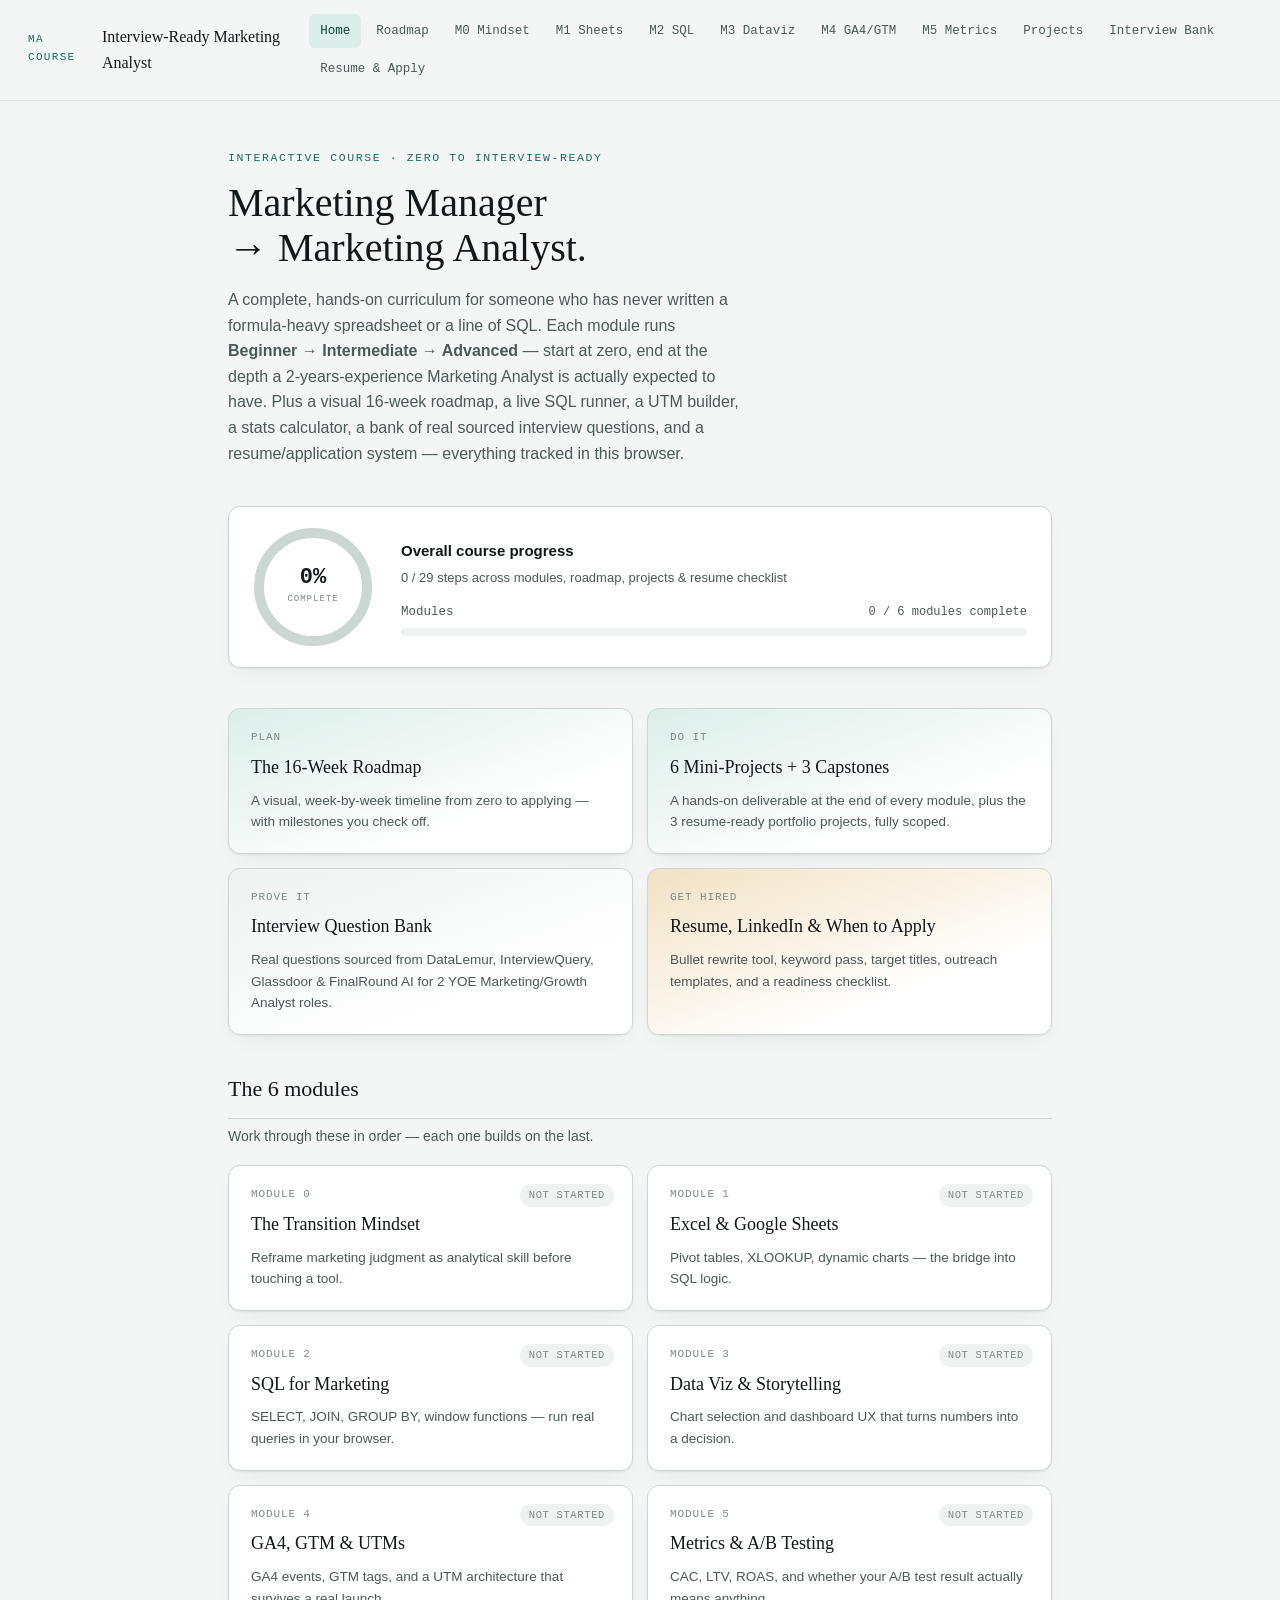
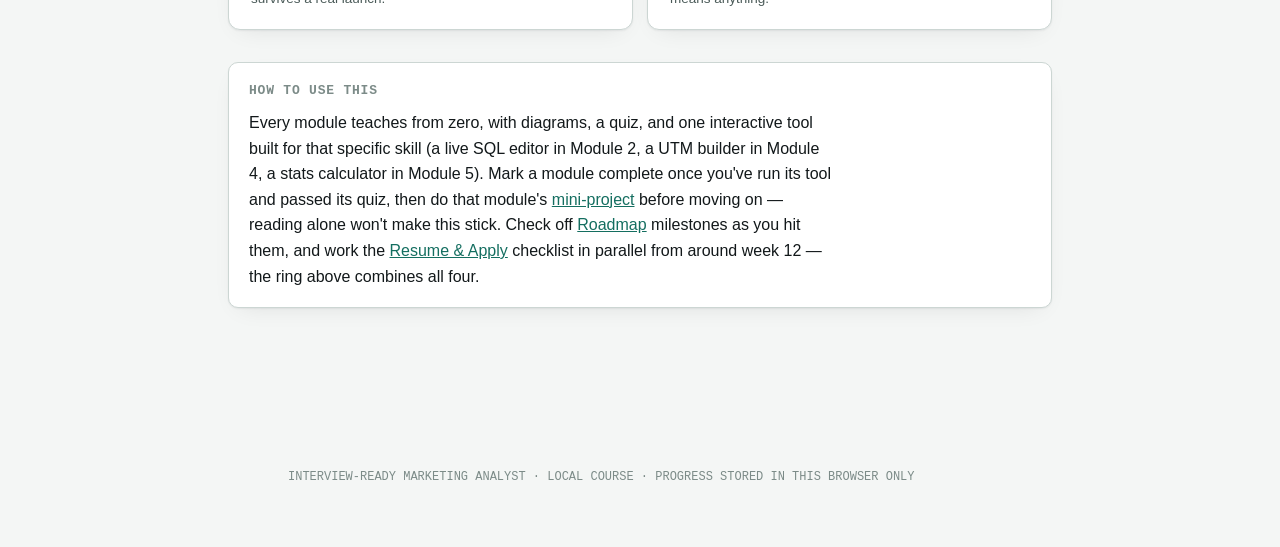
<file: index.html>
<!doctype html>
<html lang="en">
<head>
<meta charset="utf-8">
<title>Interview-Ready Marketing Analyst — Course</title>
<meta name="viewport" content="width=device-width, initial-scale=1">
<link rel="stylesheet" href="assets/styles.css">
</head>
<body>
<div class="topbar" id="topbar-mount" data-current=""></div>

<main class="page" style="max-width:880px;">
  <div class="hero">
    <p class="eyebrow">Interactive Course · Zero to Interview-Ready</p>
    <h1 class="doc-title">Marketing Manager → Marketing Analyst.</h1>
    <p class="doc-sub">A complete, hands-on curriculum for someone who has never written a formula-heavy spreadsheet or a line of SQL. Each module runs <strong>Beginner → Intermediate → Advanced</strong> — start at zero, end at the depth a 2-years-experience Marketing Analyst is actually expected to have. Plus a visual 16-week roadmap, a live SQL runner, a UTM builder, a stats calculator, a bank of real sourced interview questions, and a resume/application system — everything tracked in this browser.</p>
  </div>

  <div class="progress-shell" style="display:flex; gap:28px; align-items:center; flex-wrap:wrap;">
    <svg id="progress-ring" width="120" height="120" viewBox="0 0 120 120" style="flex:none;"></svg>
    <div style="flex:1; min-width:220px;">
      <b style="font-size:15px;">Overall course progress</b>
      <p id="ring-label" style="color:var(--ink-muted); font-size:13px; margin:4px 0 14px;"></p>
      <div class="progress-row" style="margin-bottom:6px;">
        <span style="font-size:12.5px; color:var(--ink-muted);">Modules</span>
        <span id="progress-label" style="font-family:var(--mono); font-size:12px;">0 / 6</span>
      </div>
      <div class="progress-track"><div class="progress-fill" id="progress-fill" style="width:0%"></div></div>
    </div>
  </div>

  <div class="module-grid" style="margin-bottom:14px;">
    <a class="mcard" href="roadmap.html" style="background:linear-gradient(160deg, var(--teal-soft), var(--surface) 70%);">
      <div class="mnum">Plan</div>
      <h3>The 16-Week Roadmap</h3>
      <p>A visual, week-by-week timeline from zero to applying — with milestones you check off.</p>
    </a>
    <a class="mcard" href="projects.html" style="background:linear-gradient(160deg, var(--teal-soft), var(--surface) 70%);">
      <div class="mnum">Do It</div>
      <h3>6 Mini-Projects + 3 Capstones</h3>
      <p>A hands-on deliverable at the end of every module, plus the 3 resume-ready portfolio projects, fully scoped.</p>
    </a>
    <a class="mcard" href="interview-bank.html" style="background:linear-gradient(160deg, var(--surface-2), var(--surface) 70%);">
      <div class="mnum">Prove It</div>
      <h3>Interview Question Bank</h3>
      <p>Real questions sourced from DataLemur, InterviewQuery, Glassdoor &amp; FinalRound AI for 2 YOE Marketing/Growth Analyst roles.</p>
    </a>
    <a class="mcard" href="resume.html" style="background:linear-gradient(160deg, var(--gold-soft), var(--surface) 70%);">
      <div class="mnum">Get Hired</div>
      <h3>Resume, LinkedIn &amp; When to Apply</h3>
      <p>Bullet rewrite tool, keyword pass, target titles, outreach templates, and a readiness checklist.</p>
    </a>
  </div>

  <h2 style="border-bottom:1px solid var(--line); padding-bottom:12px; font-family:var(--serif); font-weight:400; font-size:22px; margin:36px 0 6px;">The 6 modules</h2>
  <p style="color:var(--ink-muted); font-size:14px; margin:0 0 18px;">Work through these in order — each one builds on the last.</p>
  <div class="module-grid" id="module-grid"></div>

  <div class="box" style="margin-top:32px;">
    <h4 style="margin-top:0;">How to use this</h4>
    <p style="margin:0">Every module teaches from zero, with diagrams, a quiz, and one interactive tool built for that specific skill (a live SQL editor in Module 2, a UTM builder in Module 4, a stats calculator in Module 5). Mark a module complete once you've run its tool and passed its quiz, then do that module's <a href="projects.html">mini-project</a> before moving on — reading alone won't make this stick. Check off <a href="roadmap.html">Roadmap</a> milestones as you hit them, and work the <a href="resume.html">Resume &amp; Apply</a> checklist in parallel from around week 12 — the ring above combines all four.</p>
  </div>
</main>

<footer class="site">INTERVIEW-READY MARKETING ANALYST · LOCAL COURSE · PROGRESS STORED IN THIS BROWSER ONLY</footer>

<script src="assets/app.js"></script>
</body>
</html>
</file>
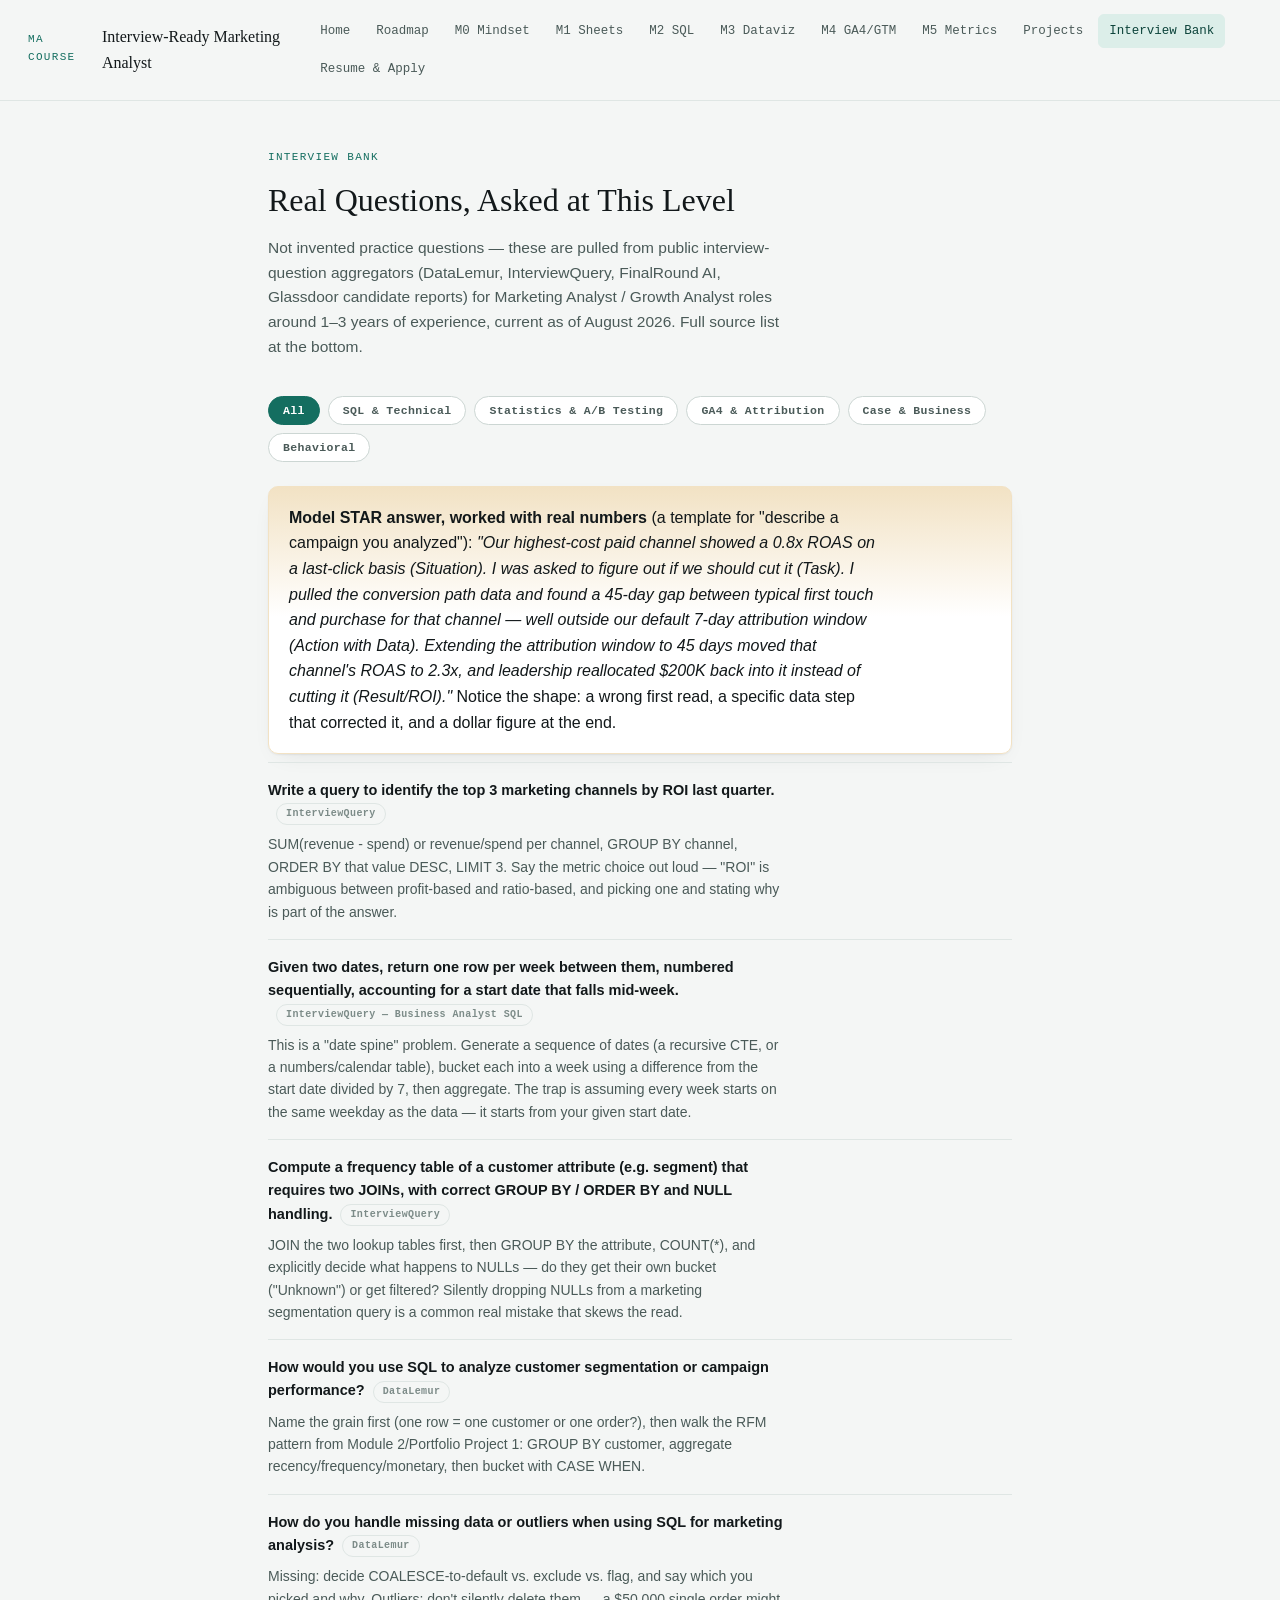
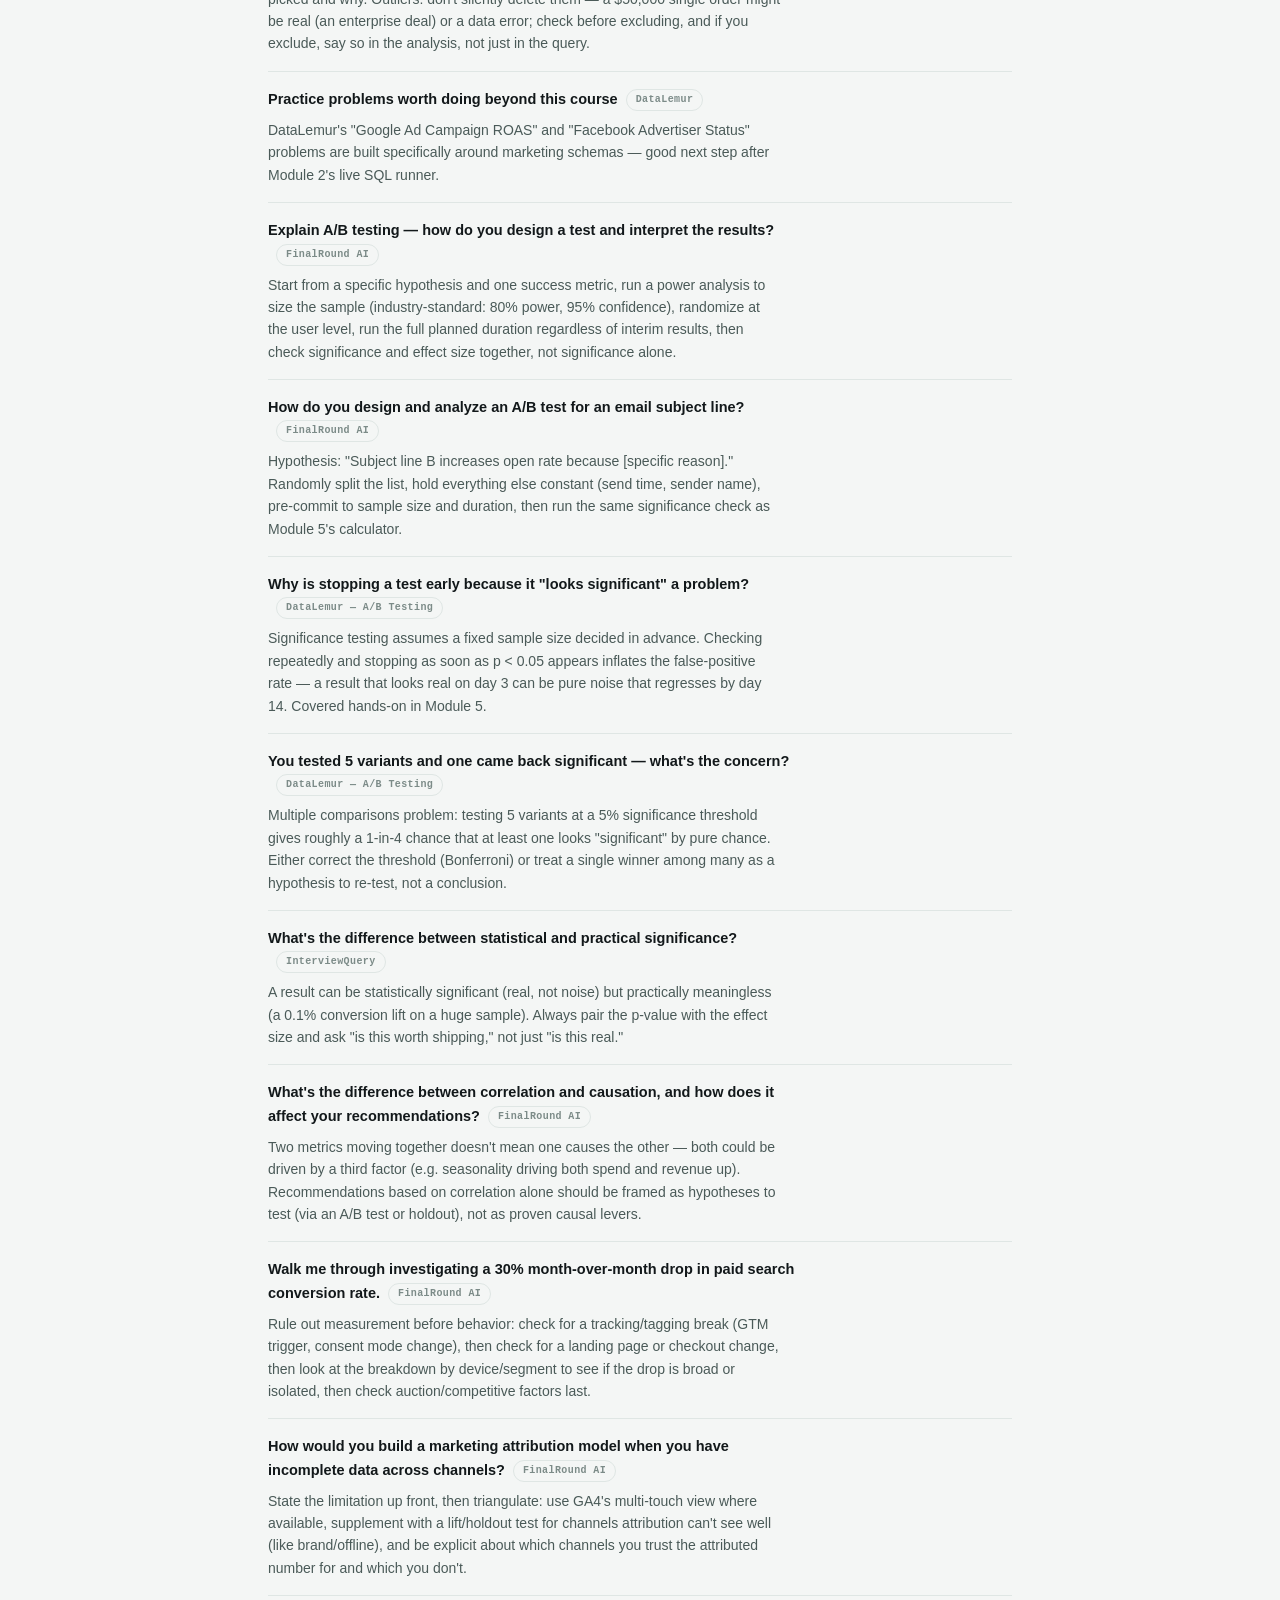
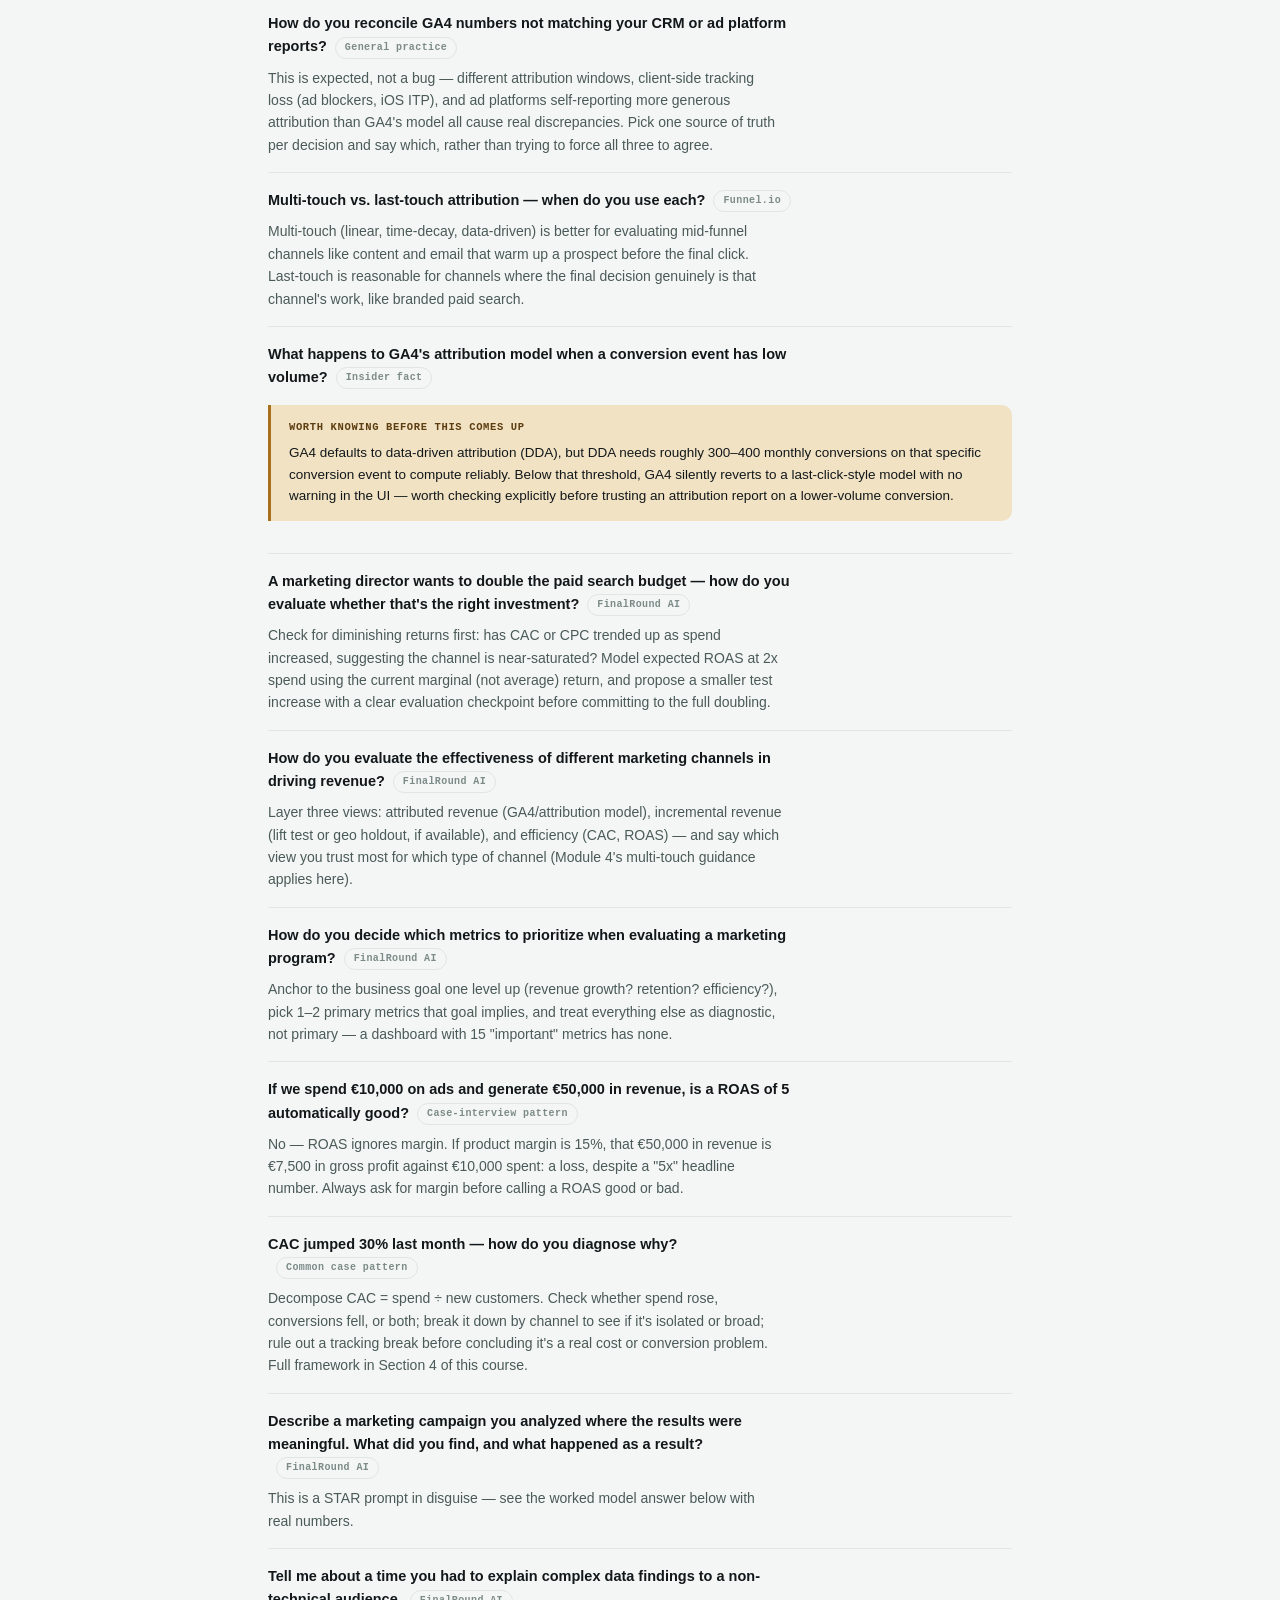
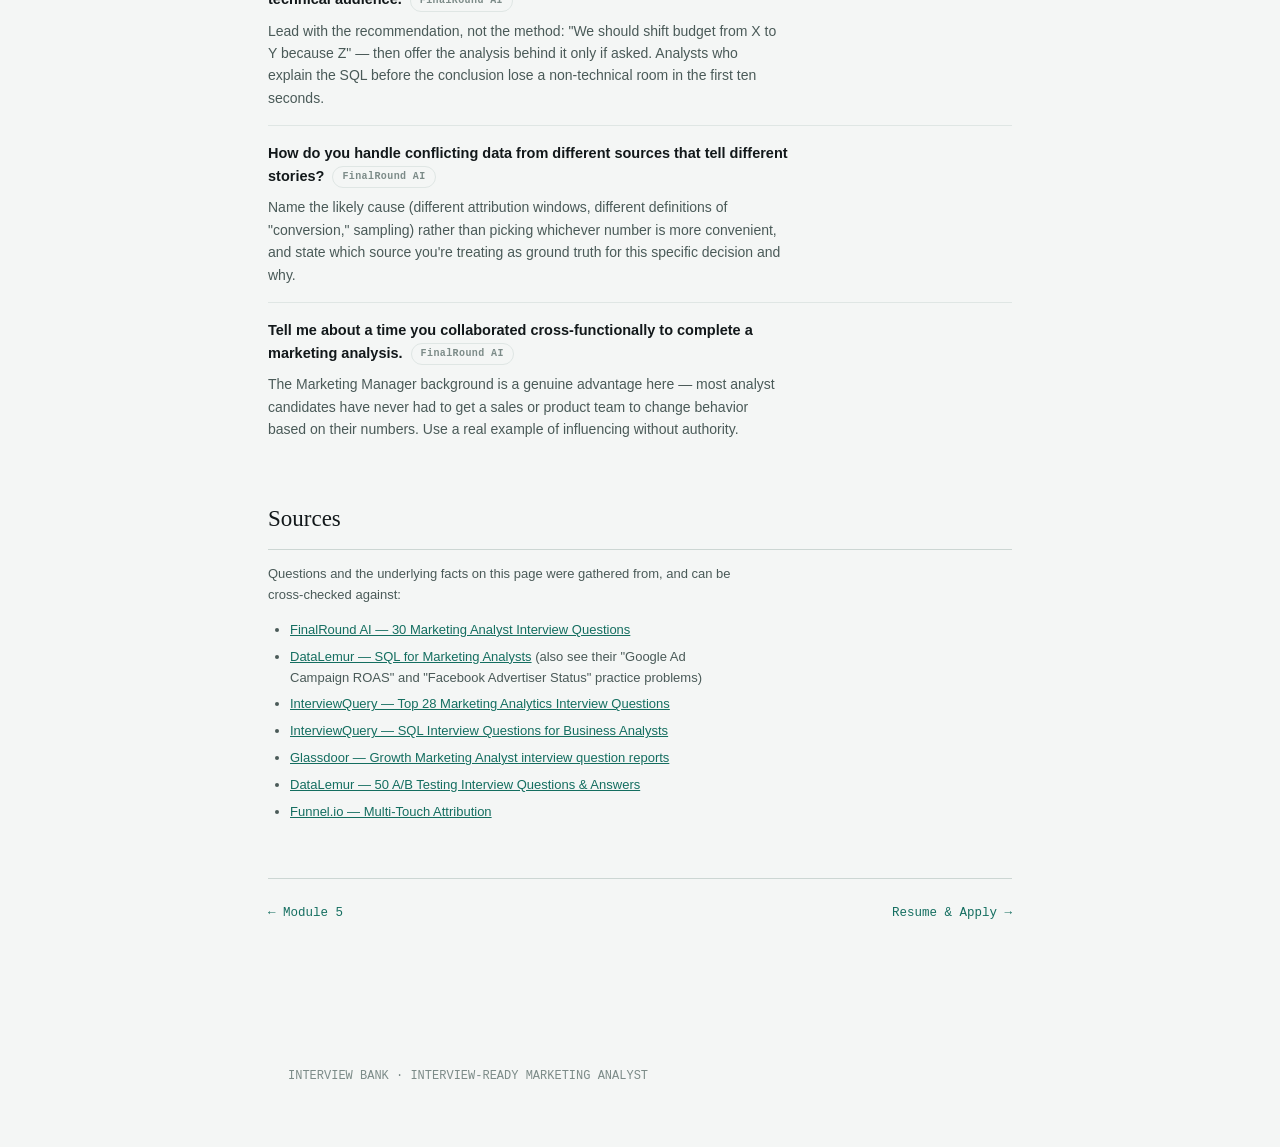
<file: interview-bank.html>
<!doctype html>
<html lang="en">
<head>
<meta charset="utf-8">
<title>Interview Question Bank — Interview-Ready Marketing Analyst</title>
<meta name="viewport" content="width=device-width, initial-scale=1">
<link rel="stylesheet" href="assets/styles.css">
</head>
<body>
<div class="topbar" id="topbar-mount" data-current="interview-bank"></div>

<main class="page" style="max-width:800px;">
  <div class="lesson-head">
    <p class="lesson-num">Interview Bank</p>
    <h1>Real Questions, Asked at This Level</h1>
    <p class="lesson-goal">Not invented practice questions — these are pulled from public interview-question aggregators (DataLemur, InterviewQuery, FinalRound AI, Glassdoor candidate reports) for Marketing Analyst / Growth Analyst roles around 1–3 years of experience, current as of August 2026. Full source list at the bottom.</p>
  </div>

  <div class="filter-bar" id="filter-bar"></div>
  <div id="qbank"></div>

  <h2>Sources</h2>
  <p style="font-size:13px; color:var(--ink-muted);">Questions and the underlying facts on this page were gathered from, and can be cross-checked against:</p>
  <ul style="font-size:13px; color:var(--ink-muted);">
    <li><a href="https://www.finalroundai.com/blog/marketing-analyst-interview-questions" target="_blank" rel="noopener">FinalRound AI — 30 Marketing Analyst Interview Questions</a></li>
    <li><a href="https://datalemur.com/blog/sql-marketing-analyst" target="_blank" rel="noopener">DataLemur — SQL for Marketing Analysts</a> (also see their "Google Ad Campaign ROAS" and "Facebook Advertiser Status" practice problems)</li>
    <li><a href="https://www.interviewquery.com/p/marketing-analytics-questions" target="_blank" rel="noopener">InterviewQuery — Top 28 Marketing Analytics Interview Questions</a></li>
    <li><a href="https://www.interviewquery.com/p/business-analyst-sql-questions" target="_blank" rel="noopener">InterviewQuery — SQL Interview Questions for Business Analysts</a></li>
    <li><a href="https://www.glassdoor.com/Interview/growth-marketing-analyst-interview-questions-SRCH_KO0,24.htm" target="_blank" rel="noopener">Glassdoor — Growth Marketing Analyst interview question reports</a></li>
    <li><a href="https://datalemur.com/blog/ab-testing-interview-questions-and-answers" target="_blank" rel="noopener">DataLemur — 50 A/B Testing Interview Questions & Answers</a></li>
    <li><a href="https://funnel.io/blog/multi-touch-attribution" target="_blank" rel="noopener">Funnel.io — Multi-Touch Attribution</a></li>
  </ul>

  <div class="lesson-nav">
    <a href="module-5.html">← Module 5</a>
    <a href="resume.html">Resume &amp; Apply →</a>
  </div>
</main>

<footer class="site">INTERVIEW BANK · INTERVIEW-READY MARKETING ANALYST</footer>

<script src="assets/app.js"></script>
<script>
const QBANK = [
  // ---------------- SQL & Technical ----------------
  { cat: 'sql', q: 'Write a query to identify the top 3 marketing channels by ROI last quarter.', src: 'InterviewQuery',
    a: 'SUM(revenue - spend) or revenue/spend per channel, GROUP BY channel, ORDER BY that value DESC, LIMIT 3. Say the metric choice out loud — "ROI" is ambiguous between profit-based and ratio-based, and picking one and stating why is part of the answer.' },
  { cat: 'sql', q: 'Given two dates, return one row per week between them, numbered sequentially, accounting for a start date that falls mid-week.', src: 'InterviewQuery — Business Analyst SQL',
    a: 'This is a "date spine" problem. Generate a sequence of dates (a recursive CTE, or a numbers/calendar table), bucket each into a week using a difference from the start date divided by 7, then aggregate. The trap is assuming every week starts on the same weekday as the data — it starts from your given start date.' },
  { cat: 'sql', q: 'Compute a frequency table of a customer attribute (e.g. segment) that requires two JOINs, with correct GROUP BY / ORDER BY and NULL handling.', src: 'InterviewQuery',
    a: 'JOIN the two lookup tables first, then GROUP BY the attribute, COUNT(*), and explicitly decide what happens to NULLs — do they get their own bucket ("Unknown") or get filtered? Silently dropping NULLs from a marketing segmentation query is a common real mistake that skews the read.' },
  { cat: 'sql', q: 'How would you use SQL to analyze customer segmentation or campaign performance?', src: 'DataLemur',
    a: 'Name the grain first (one row = one customer or one order?), then walk the RFM pattern from Module 2/Portfolio Project 1: GROUP BY customer, aggregate recency/frequency/monetary, then bucket with CASE WHEN.' },
  { cat: 'sql', q: 'How do you handle missing data or outliers when using SQL for marketing analysis?', src: 'DataLemur',
    a: 'Missing: decide COALESCE-to-default vs. exclude vs. flag, and say which you picked and why. Outliers: don\'t silently delete them — a $50,000 single order might be real (an enterprise deal) or a data error; check before excluding, and if you exclude, say so in the analysis, not just in the query.' },
  { cat: 'sql', q: 'Practice problems worth doing beyond this course', src: 'DataLemur',
    a: 'DataLemur\'s "Google Ad Campaign ROAS" and "Facebook Advertiser Status" problems are built specifically around marketing schemas — good next step after Module 2\'s live SQL runner.' },

  // ---------------- Statistics & A/B Testing ----------------
  { cat: 'stats', q: 'Explain A/B testing — how do you design a test and interpret the results?', src: 'FinalRound AI',
    a: 'Start from a specific hypothesis and one success metric, run a power analysis to size the sample (industry-standard: 80% power, 95% confidence), randomize at the user level, run the full planned duration regardless of interim results, then check significance and effect size together, not significance alone.' },
  { cat: 'stats', q: 'How do you design and analyze an A/B test for an email subject line?', src: 'FinalRound AI',
    a: 'Hypothesis: "Subject line B increases open rate because [specific reason]." Randomly split the list, hold everything else constant (send time, sender name), pre-commit to sample size and duration, then run the same significance check as Module 5\'s calculator.' },
  { cat: 'stats', q: 'Why is stopping a test early because it "looks significant" a problem?', src: 'DataLemur — A/B Testing',
    a: 'Significance testing assumes a fixed sample size decided in advance. Checking repeatedly and stopping as soon as p < 0.05 appears inflates the false-positive rate — a result that looks real on day 3 can be pure noise that regresses by day 14. Covered hands-on in Module 5.' },
  { cat: 'stats', q: 'You tested 5 variants and one came back significant — what\'s the concern?', src: 'DataLemur — A/B Testing',
    a: 'Multiple comparisons problem: testing 5 variants at a 5% significance threshold gives roughly a 1-in-4 chance that at least one looks "significant" by pure chance. Either correct the threshold (Bonferroni) or treat a single winner among many as a hypothesis to re-test, not a conclusion.' },
  { cat: 'stats', q: 'What\'s the difference between statistical and practical significance?', src: 'InterviewQuery',
    a: 'A result can be statistically significant (real, not noise) but practically meaningless (a 0.1% conversion lift on a huge sample). Always pair the p-value with the effect size and ask "is this worth shipping," not just "is this real."' },
  { cat: 'stats', q: 'What\'s the difference between correlation and causation, and how does it affect your recommendations?', src: 'FinalRound AI',
    a: 'Two metrics moving together doesn\'t mean one causes the other — both could be driven by a third factor (e.g. seasonality driving both spend and revenue up). Recommendations based on correlation alone should be framed as hypotheses to test (via an A/B test or holdout), not as proven causal levers.' },

  // ---------------- GA4 & Attribution ----------------
  { cat: 'ga4', q: 'Walk me through investigating a 30% month-over-month drop in paid search conversion rate.', src: 'FinalRound AI',
    a: 'Rule out measurement before behavior: check for a tracking/tagging break (GTM trigger, consent mode change), then check for a landing page or checkout change, then look at the breakdown by device/segment to see if the drop is broad or isolated, then check auction/competitive factors last.' },
  { cat: 'ga4', q: 'How would you build a marketing attribution model when you have incomplete data across channels?', src: 'FinalRound AI',
    a: 'State the limitation up front, then triangulate: use GA4\'s multi-touch view where available, supplement with a lift/holdout test for channels attribution can\'t see well (like brand/offline), and be explicit about which channels you trust the attributed number for and which you don\'t.' },
  { cat: 'ga4', q: 'How do you reconcile GA4 numbers not matching your CRM or ad platform reports?', src: 'General practice',
    a: 'This is expected, not a bug — different attribution windows, client-side tracking loss (ad blockers, iOS ITP), and ad platforms self-reporting more generous attribution than GA4\'s model all cause real discrepancies. Pick one source of truth per decision and say which, rather than trying to force all three to agree.' },
  { cat: 'ga4', q: 'Multi-touch vs. last-touch attribution — when do you use each?', src: 'Funnel.io',
    a: 'Multi-touch (linear, time-decay, data-driven) is better for evaluating mid-funnel channels like content and email that warm up a prospect before the final click. Last-touch is reasonable for channels where the final decision genuinely is that channel\'s work, like branded paid search.' },
  { cat: 'ga4', q: 'What happens to GA4\'s attribution model when a conversion event has low volume?', src: 'Insider fact', fact: true,
    a: 'GA4 defaults to data-driven attribution (DDA), but DDA needs roughly 300–400 monthly conversions on that specific conversion event to compute reliably. Below that threshold, GA4 silently reverts to a last-click-style model with no warning in the UI — worth checking explicitly before trusting an attribution report on a lower-volume conversion.' },

  // ---------------- Case & Business Judgment ----------------
  { cat: 'case', q: 'A marketing director wants to double the paid search budget — how do you evaluate whether that\'s the right investment?', src: 'FinalRound AI',
    a: 'Check for diminishing returns first: has CAC or CPC trended up as spend increased, suggesting the channel is near-saturated? Model expected ROAS at 2x spend using the current marginal (not average) return, and propose a smaller test increase with a clear evaluation checkpoint before committing to the full doubling.' },
  { cat: 'case', q: 'How do you evaluate the effectiveness of different marketing channels in driving revenue?', src: 'FinalRound AI',
    a: 'Layer three views: attributed revenue (GA4/attribution model), incremental revenue (lift test or geo holdout, if available), and efficiency (CAC, ROAS) — and say which view you trust most for which type of channel (Module 4\'s multi-touch guidance applies here).' },
  { cat: 'case', q: 'How do you decide which metrics to prioritize when evaluating a marketing program?', src: 'FinalRound AI',
    a: 'Anchor to the business goal one level up (revenue growth? retention? efficiency?), pick 1–2 primary metrics that goal implies, and treat everything else as diagnostic, not primary — a dashboard with 15 "important" metrics has none.' },
  { cat: 'case', q: 'If we spend €10,000 on ads and generate €50,000 in revenue, is a ROAS of 5 automatically good?', src: 'Case-interview pattern',
    a: 'No — ROAS ignores margin. If product margin is 15%, that €50,000 in revenue is €7,500 in gross profit against €10,000 spent: a loss, despite a "5x" headline number. Always ask for margin before calling a ROAS good or bad.' },
  { cat: 'case', q: 'CAC jumped 30% last month — how do you diagnose why?', src: 'Common case pattern',
    a: 'Decompose CAC = spend ÷ new customers. Check whether spend rose, conversions fell, or both; break it down by channel to see if it\'s isolated or broad; rule out a tracking break before concluding it\'s a real cost or conversion problem. Full framework in Section 4 of this course.' },

  // ---------------- Behavioral (data-story STAR) ----------------
  { cat: 'behavioral', q: 'Describe a marketing campaign you analyzed where the results were meaningful. What did you find, and what happened as a result?', src: 'FinalRound AI',
    a: 'This is a STAR prompt in disguise — see the worked model answer below with real numbers.' },
  { cat: 'behavioral', q: 'Tell me about a time you had to explain complex data findings to a non-technical audience.', src: 'FinalRound AI',
    a: 'Lead with the recommendation, not the method: "We should shift budget from X to Y because Z" — then offer the analysis behind it only if asked. Analysts who explain the SQL before the conclusion lose a non-technical room in the first ten seconds.' },
  { cat: 'behavioral', q: 'How do you handle conflicting data from different sources that tell different stories?', src: 'FinalRound AI',
    a: 'Name the likely cause (different attribution windows, different definitions of "conversion," sampling) rather than picking whichever number is more convenient, and state which source you\'re treating as ground truth for this specific decision and why.' },
  { cat: 'behavioral', q: 'Tell me about a time you collaborated cross-functionally to complete a marketing analysis.', src: 'FinalRound AI',
    a: 'The Marketing Manager background is a genuine advantage here — most analyst candidates have never had to get a sales or product team to change behavior based on their numbers. Use a real example of influencing without authority.' },
];

const CATS = [
  { id: 'all', label: 'All' },
  { id: 'sql', label: 'SQL & Technical' },
  { id: 'stats', label: 'Statistics & A/B Testing' },
  { id: 'ga4', label: 'GA4 & Attribution' },
  { id: 'case', label: 'Case & Business' },
  { id: 'behavioral', label: 'Behavioral' },
];

function renderBank(filter) {
  const mount = document.getElementById('qbank');
  const items = QBANK.filter(item => filter === 'all' || item.cat === filter);
  mount.innerHTML = items.map(item => `
    <div class="qa">
      <p class="q">${item.q}<span class="source-tag">${item.src}</span></p>
      ${item.fact ? `<div class="fact-callout"><b>Worth knowing before this comes up</b>${item.a}</div>` : `<p class="a">${item.a}</p>`}
    </div>`).join('');

  if (filter === 'all') {
    mount.innerHTML = `
      <div class="box gold" style="margin-bottom:8px;">
        <p style="margin:0"><strong>Model STAR answer, worked with real numbers</strong> (a template for "describe a campaign you analyzed"): <em>"Our highest-cost paid channel showed a 0.8x ROAS on a last-click basis (Situation). I was asked to figure out if we should cut it (Task). I pulled the conversion path data and found a 45-day gap between typical first touch and purchase for that channel — well outside our default 7-day attribution window (Action with Data). Extending the attribution window to 45 days moved that channel's ROAS to 2.3x, and leadership reallocated $200K back into it instead of cutting it (Result/ROI)."</em> Notice the shape: a wrong first read, a specific data step that corrected it, and a dollar figure at the end.</p>
      </div>` + mount.innerHTML;
  }
}

function renderFilters() {
  const bar = document.getElementById('filter-bar');
  bar.innerHTML = CATS.map(c => `<button class="filter-btn ${c.id === 'all' ? 'active' : ''}" data-cat="${c.id}">${c.label}</button>`).join('');
  bar.querySelectorAll('.filter-btn').forEach(btn => {
    btn.addEventListener('click', () => {
      bar.querySelectorAll('.filter-btn').forEach(b => b.classList.remove('active'));
      btn.classList.add('active');
      renderBank(btn.dataset.cat);
    });
  });
}

renderFilters();
renderBank('all');
</script>
</body>
</html>
</file>
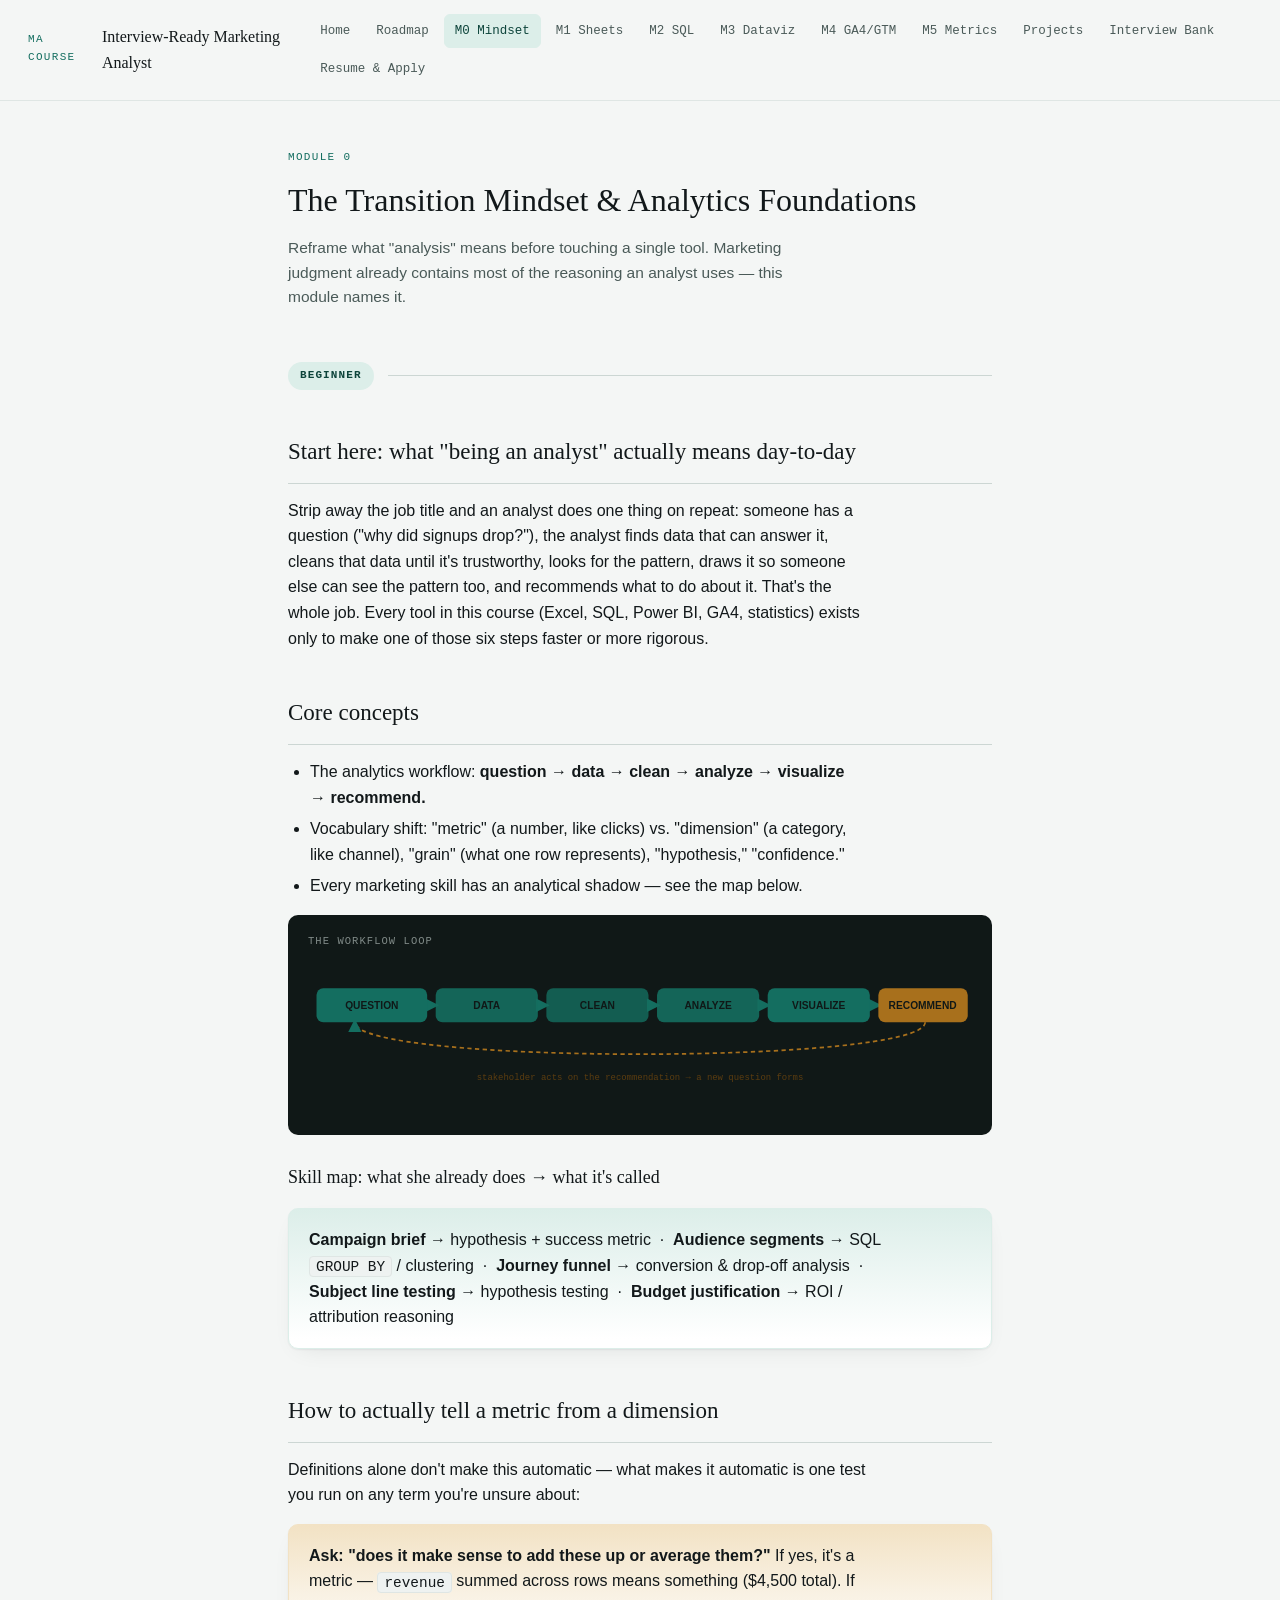
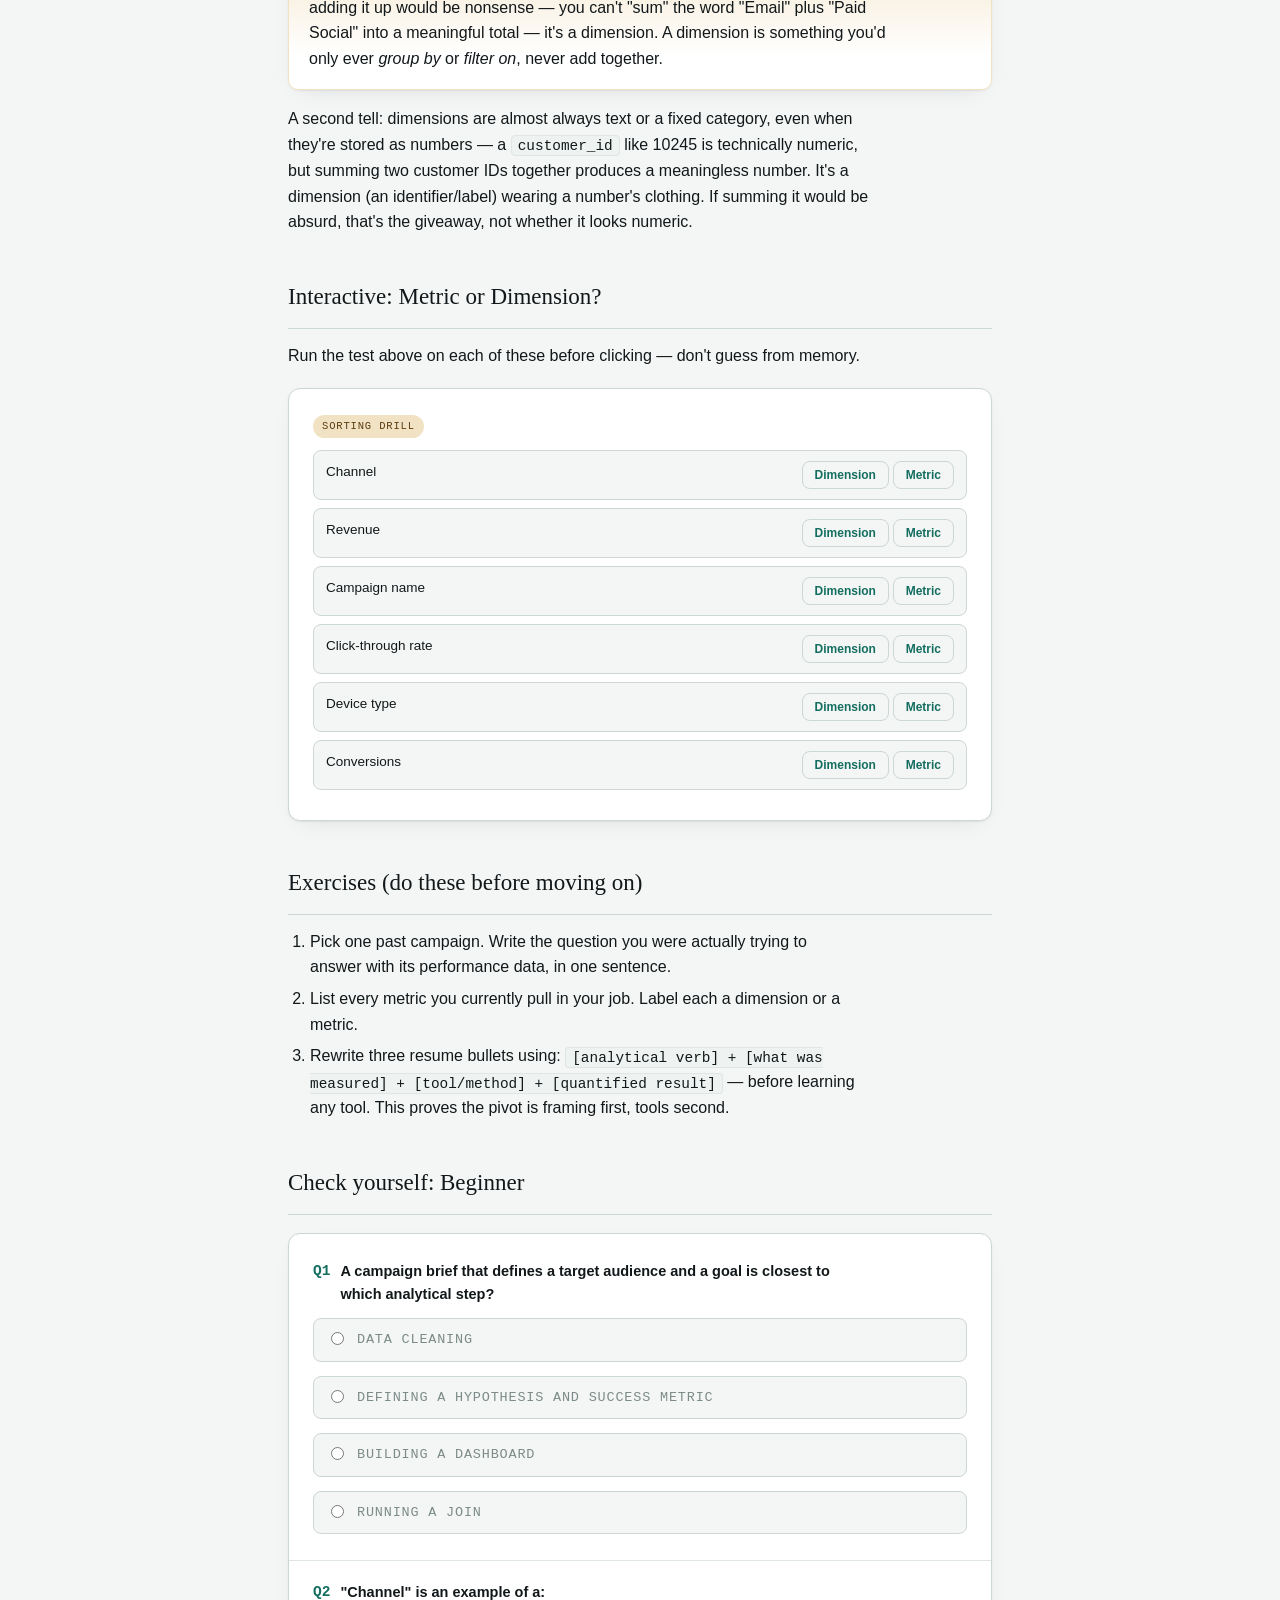
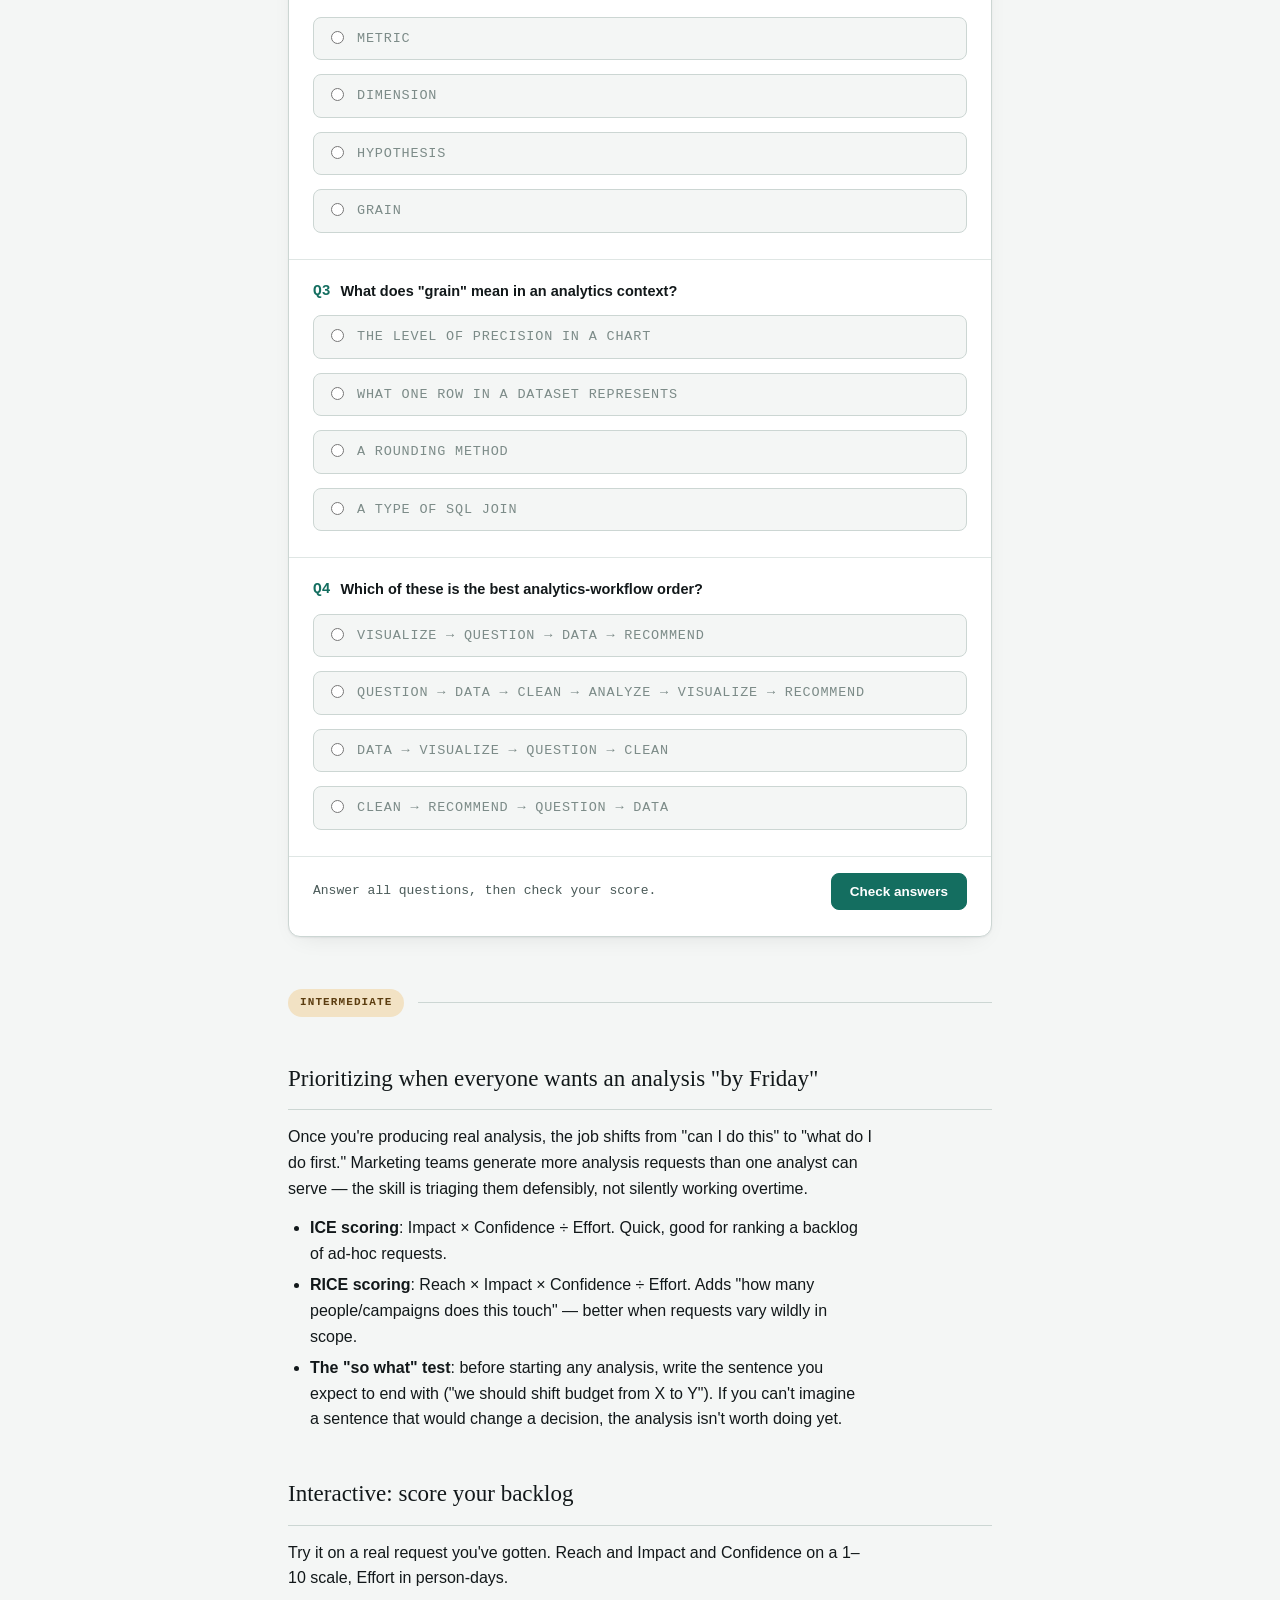
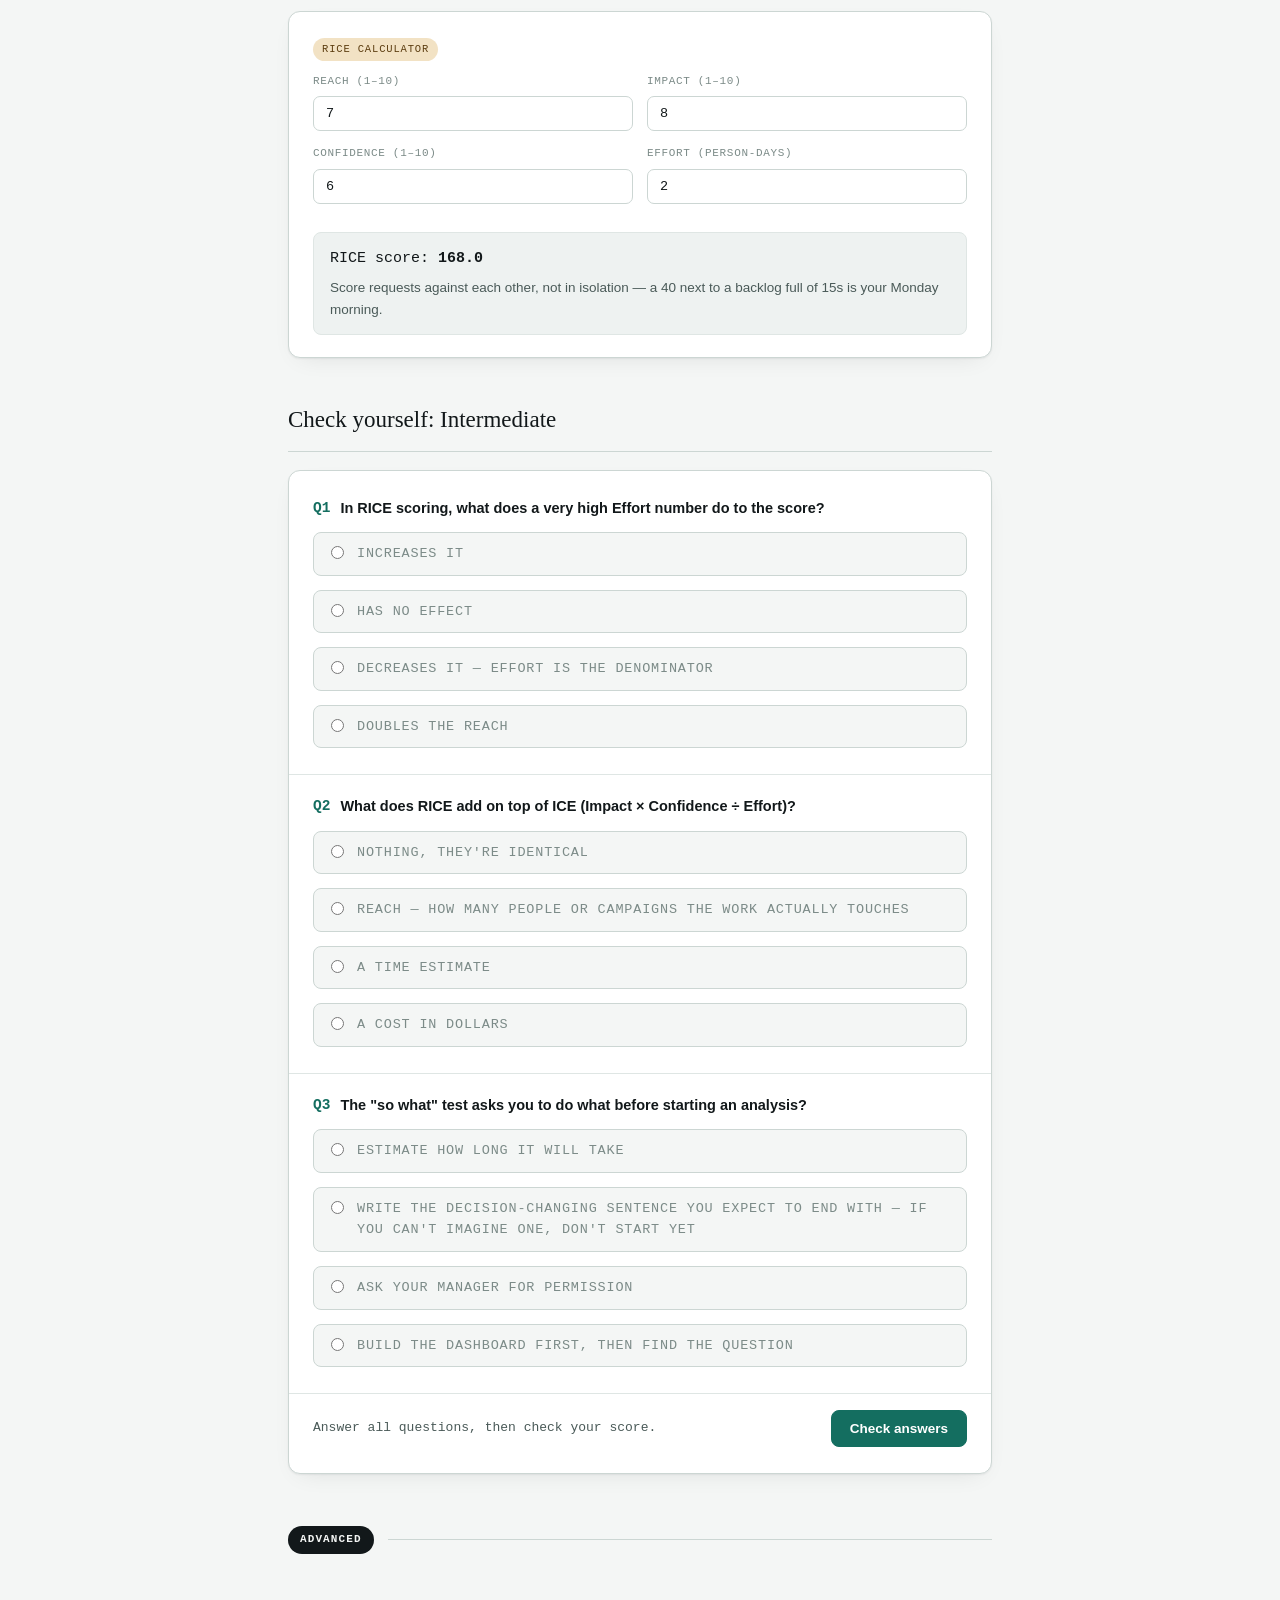
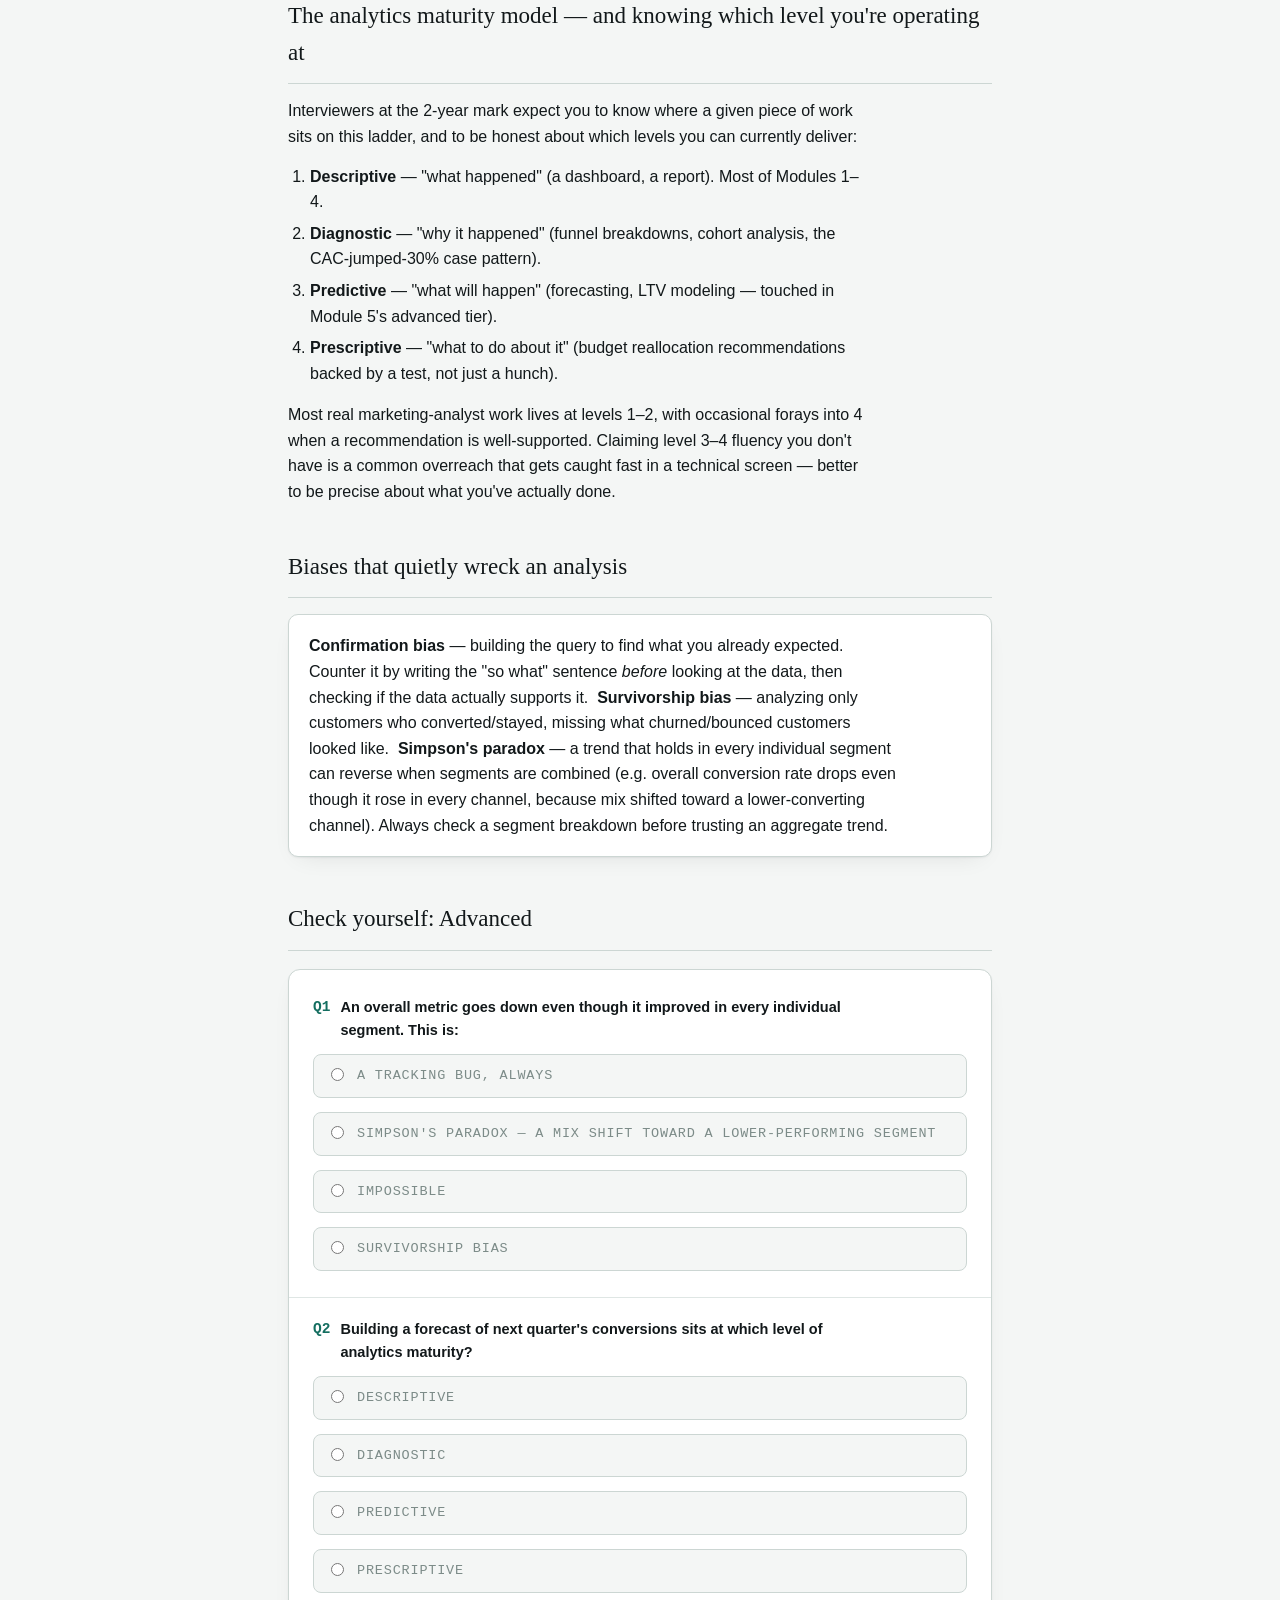
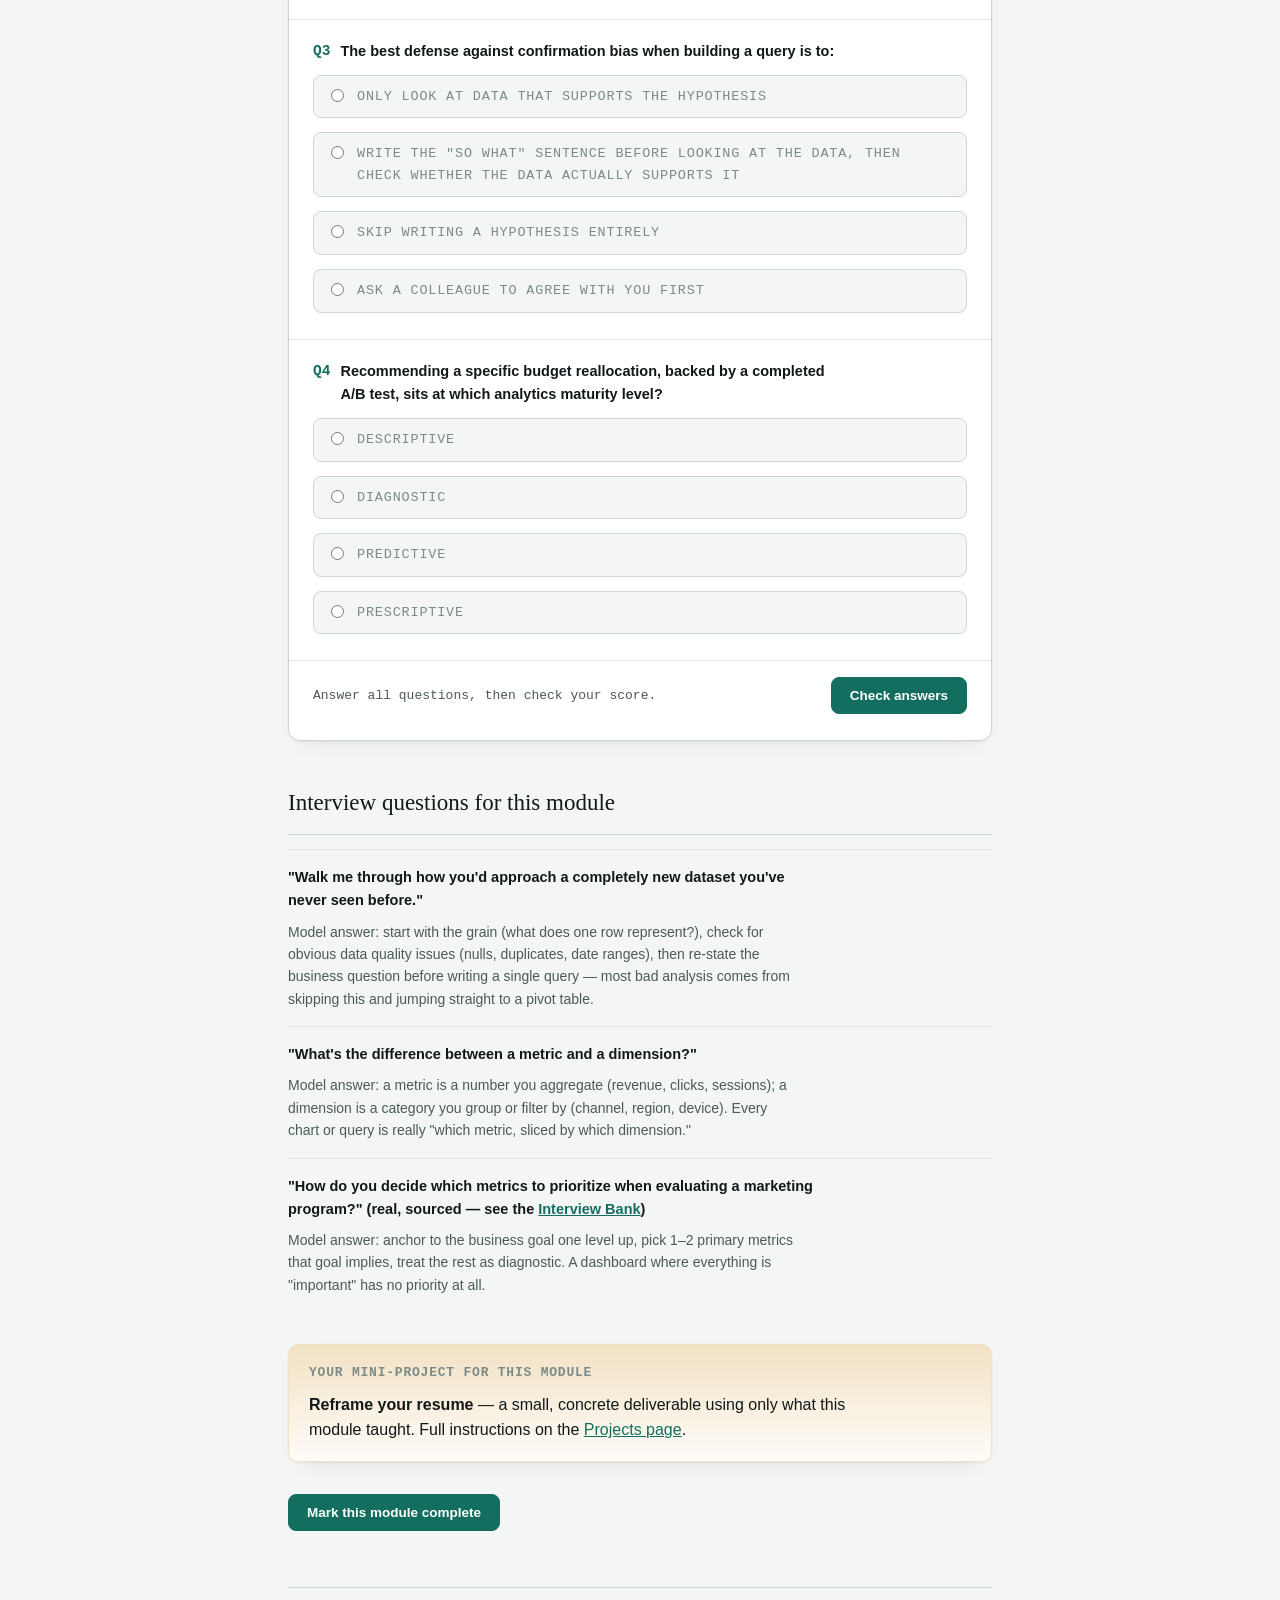
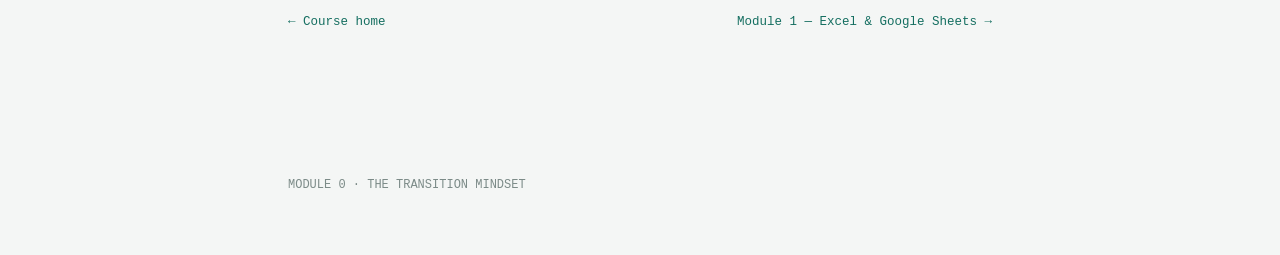
<file: module-0.html>
<!doctype html>
<html lang="en">
<head>
<meta charset="utf-8">
<title>Module 0 — The Transition Mindset</title>
<meta name="viewport" content="width=device-width, initial-scale=1">
<link rel="stylesheet" href="assets/styles.css">
</head>
<body>
<div class="topbar" id="topbar-mount" data-current="m0"></div>

<main class="page">
  <div class="lesson-head">
    <p class="lesson-num">Module 0</p>
    <h1>The Transition Mindset &amp; Analytics Foundations</h1>
    <p class="lesson-goal">Reframe what "analysis" means before touching a single tool. Marketing judgment already contains most of the reasoning an analyst uses — this module names it.</p>
  </div>

  <div class="tier-divider"><span class="tier-badge beginner">Beginner</span><span class="tline"></span></div>

  <h2>Start here: what "being an analyst" actually means day-to-day</h2>
  <p>Strip away the job title and an analyst does one thing on repeat: someone has a question ("why did signups drop?"), the analyst finds data that can answer it, cleans that data until it's trustworthy, looks for the pattern, draws it so someone else can see the pattern too, and recommends what to do about it. That's the whole job. Every tool in this course (Excel, SQL, Power BI, GA4, statistics) exists only to make one of those six steps faster or more rigorous.</p>

  <h2>Core concepts</h2>
  <ul>
    <li>The analytics workflow: <strong>question → data → clean → analyze → visualize → recommend.</strong></li>
    <li>Vocabulary shift: "metric" (a number, like clicks) vs. "dimension" (a category, like channel), "grain" (what one row represents), "hypothesis," "confidence."</li>
    <li>Every marketing skill has an analytical shadow — see the map below.</li>
  </ul>

  <div class="diagram">
    <p class="diagram-label">the workflow loop</p>
    <svg viewBox="0 0 780 150" width="100%" height="150" role="img" aria-label="Analytics workflow loop: question, data, clean, analyze, visualize, recommend, back to question">
      <defs>
        <marker id="arrow0" markerWidth="8" markerHeight="8" refX="6" refY="4" orient="auto"><path d="M0,0 L8,4 L0,8 Z" fill="var(--teal)"/></marker>
      </defs>
      <!-- connecting arrows -->
      <g stroke="var(--teal)" stroke-width="2" marker-end="url(#arrow0)">
        <line x1="140" y1="40" x2="150" y2="40"/>
        <line x1="270" y1="40" x2="280" y2="40"/>
        <line x1="400" y1="40" x2="410" y2="40"/>
        <line x1="530" y1="40" x2="540" y2="40"/>
        <line x1="660" y1="40" x2="670" y2="40"/>
      </g>
      <!-- return loop -->
      <path d="M 725,60 C 725,110 55,110 55,60" fill="none" stroke="var(--gold)" stroke-width="2" stroke-dasharray="5 4" marker-end="url(#arrow0)"/>
      <text x="390" y="128" text-anchor="middle" font-family="var(--mono)" font-size="10.5" fill="var(--gold-ink,#caa15a)">stakeholder acts on the recommendation → a new question forms</text>
      <!-- boxes -->
      <g font-family="var(--sans)" font-size="12" font-weight="700">
        <g>
          <rect x="10" y="20" width="130" height="40" rx="8" fill="var(--teal)"/>
          <text x="75" y="45" text-anchor="middle" fill="var(--code-bg)">QUESTION</text>
        </g>
        <g>
          <rect x="150" y="20" width="120" height="40" rx="8" fill="var(--teal)" opacity="0.9"/>
          <text x="210" y="45" text-anchor="middle" fill="var(--code-bg)">DATA</text>
        </g>
        <g>
          <rect x="280" y="20" width="120" height="40" rx="8" fill="var(--teal)" opacity="0.8"/>
          <text x="340" y="45" text-anchor="middle" fill="var(--code-bg)">CLEAN</text>
        </g>
        <g>
          <rect x="410" y="20" width="120" height="40" rx="8" fill="var(--teal)" opacity="0.9"/>
          <text x="470" y="45" text-anchor="middle" fill="var(--code-bg)">ANALYZE</text>
        </g>
        <g>
          <rect x="540" y="20" width="120" height="40" rx="8" fill="var(--teal)"/>
          <text x="600" y="45" text-anchor="middle" fill="var(--code-bg)">VISUALIZE</text>
        </g>
        <g>
          <rect x="670" y="20" width="105" height="40" rx="8" fill="var(--gold)"/>
          <text x="722" y="45" text-anchor="middle" fill="var(--code-bg)">RECOMMEND</text>
        </g>
      </g>
    </svg>
  </div>

  <h3>Skill map: what she already does → what it's called</h3>
  <div class="box teal">
    <p style="margin:0"><strong>Campaign brief</strong> → hypothesis + success metric &nbsp;·&nbsp;
    <strong>Audience segments</strong> → SQL <code class="inline">GROUP BY</code> / clustering &nbsp;·&nbsp;
    <strong>Journey funnel</strong> → conversion &amp; drop-off analysis &nbsp;·&nbsp;
    <strong>Subject line testing</strong> → hypothesis testing &nbsp;·&nbsp;
    <strong>Budget justification</strong> → ROI / attribution reasoning</p>
  </div>

  <h2>How to actually tell a metric from a dimension</h2>
  <p>Definitions alone don't make this automatic — what makes it automatic is one test you run on any term you're unsure about:</p>
  <div class="box gold">
    <p style="margin:0"><strong>Ask: "does it make sense to add these up or average them?"</strong> If yes, it's a metric — <code class="inline">revenue</code> summed across rows means something ($4,500 total). If adding it up would be nonsense — you can't "sum" the word "Email" plus "Paid Social" into a meaningful total — it's a dimension. A dimension is something you'd only ever <em>group by</em> or <em>filter on</em>, never add together.</p>
  </div>
  <p>A second tell: dimensions are almost always text or a fixed category, even when they're stored as numbers — a <code class="inline">customer_id</code> like 10245 is technically numeric, but summing two customer IDs together produces a meaningless number. It's a dimension (an identifier/label) wearing a number's clothing. If summing it would be absurd, that's the giveaway, not whether it looks numeric.</p>

  <h2>Interactive: Metric or Dimension?</h2>
  <p>Run the test above on each of these before clicking — don't guess from memory.</p>
  <div class="tool-card">
    <span class="ttag">Sorting drill</span>
    <div id="sorter"></div>
    <div class="result-box" id="sorter-result" style="display:none;"></div>
  </div>

  <h2>Exercises (do these before moving on)</h2>
  <ol>
    <li>Pick one past campaign. Write the question you were actually trying to answer with its performance data, in one sentence.</li>
    <li>List every metric you currently pull in your job. Label each a dimension or a metric.</li>
    <li>Rewrite three resume bullets using: <code class="inline">[analytical verb] + [what was measured] + [tool/method] + [quantified result]</code> — before learning any tool. This proves the pivot is framing first, tools second.</li>
  </ol>

  <h2>Check yourself: Beginner</h2>
  <div id="quiz-mount-beginner"></div>

  <div class="tier-divider"><span class="tier-badge intermediate">Intermediate</span><span class="tline"></span></div>

  <h2>Prioritizing when everyone wants an analysis "by Friday"</h2>
  <p>Once you're producing real analysis, the job shifts from "can I do this" to "what do I do first." Marketing teams generate more analysis requests than one analyst can serve — the skill is triaging them defensibly, not silently working overtime.</p>
  <ul>
    <li><strong>ICE scoring</strong>: Impact × Confidence ÷ Effort. Quick, good for ranking a backlog of ad-hoc requests.</li>
    <li><strong>RICE scoring</strong>: Reach × Impact × Confidence ÷ Effort. Adds "how many people/campaigns does this touch" — better when requests vary wildly in scope.</li>
    <li><strong>The "so what" test</strong>: before starting any analysis, write the sentence you expect to end with ("we should shift budget from X to Y"). If you can't imagine a sentence that would change a decision, the analysis isn't worth doing yet.</li>
  </ul>

  <h2>Interactive: score your backlog</h2>
  <p>Try it on a real request you've gotten. Reach and Impact and Confidence on a 1–10 scale, Effort in person-days.</p>
  <div class="tool-card">
    <span class="ttag">RICE calculator</span>
    <div class="fieldrow">
      <div class="field"><label for="rice-reach">Reach (1–10)</label><input type="number" id="rice-reach" min="1" max="10" value="7"></div>
      <div class="field"><label for="rice-impact">Impact (1–10)</label><input type="number" id="rice-impact" min="1" max="10" value="8"></div>
    </div>
    <div class="fieldrow">
      <div class="field"><label for="rice-conf">Confidence (1–10)</label><input type="number" id="rice-conf" min="1" max="10" value="6"></div>
      <div class="field"><label for="rice-effort">Effort (person-days)</label><input type="number" id="rice-effort" min="0.5" step="0.5" value="2"></div>
    </div>
    <div class="result-box" id="rice-result" style="display:block;"></div>
  </div>

  <h2>Check yourself: Intermediate</h2>
  <div id="quiz-mount-intermediate"></div>

  <div class="tier-divider"><span class="tier-badge advanced">Advanced</span><span class="tline"></span></div>

  <h2>The analytics maturity model — and knowing which level you're operating at</h2>
  <p>Interviewers at the 2-year mark expect you to know where a given piece of work sits on this ladder, and to be honest about which levels you can currently deliver:</p>
  <ol>
    <li><strong>Descriptive</strong> — "what happened" (a dashboard, a report). Most of Modules 1–4.</li>
    <li><strong>Diagnostic</strong> — "why it happened" (funnel breakdowns, cohort analysis, the CAC-jumped-30% case pattern).</li>
    <li><strong>Predictive</strong> — "what will happen" (forecasting, LTV modeling — touched in Module 5's advanced tier).</li>
    <li><strong>Prescriptive</strong> — "what to do about it" (budget reallocation recommendations backed by a test, not just a hunch).</li>
  </ol>
  <p>Most real marketing-analyst work lives at levels 1–2, with occasional forays into 4 when a recommendation is well-supported. Claiming level 3–4 fluency you don't have is a common overreach that gets caught fast in a technical screen — better to be precise about what you've actually done.</p>

  <h2>Biases that quietly wreck an analysis</h2>
  <div class="box">
    <p style="margin:0"><strong>Confirmation bias</strong> — building the query to find what you already expected. Counter it by writing the "so what" sentence <em>before</em> looking at the data, then checking if the data actually supports it. &nbsp;<strong>Survivorship bias</strong> — analyzing only customers who converted/stayed, missing what churned/bounced customers looked like. &nbsp;<strong>Simpson's paradox</strong> — a trend that holds in every individual segment can reverse when segments are combined (e.g. overall conversion rate drops even though it rose in every channel, because mix shifted toward a lower-converting channel). Always check a segment breakdown before trusting an aggregate trend.</p>
  </div>

  <h2>Check yourself: Advanced</h2>
  <div id="quiz-mount-advanced"></div>

  <h2>Interview questions for this module</h2>
  <div class="qa">
    <p class="q">"Walk me through how you'd approach a completely new dataset you've never seen before."</p>
    <p class="a">Model answer: start with the grain (what does one row represent?), check for obvious data quality issues (nulls, duplicates, date ranges), then re-state the business question before writing a single query — most bad analysis comes from skipping this and jumping straight to a pivot table.</p>
  </div>
  <div class="qa">
    <p class="q">"What's the difference between a metric and a dimension?"</p>
    <p class="a">Model answer: a metric is a number you aggregate (revenue, clicks, sessions); a dimension is a category you group or filter by (channel, region, device). Every chart or query is really "which metric, sliced by which dimension."</p>
  </div>
  <div class="qa">
    <p class="q">"How do you decide which metrics to prioritize when evaluating a marketing program?" (real, sourced — see the <a href="interview-bank.html">Interview Bank</a>)</p>
    <p class="a">Model answer: anchor to the business goal one level up, pick 1–2 primary metrics that goal implies, treat the rest as diagnostic. A dashboard where everything is "important" has no priority at all.</p>
  </div>

<div class="box gold" style="margin-top:32px;">
    <h4 style="margin-top:0;">Your mini-project for this module</h4>
    <p style="margin:0"><strong>Reframe your resume</strong> — a small, concrete deliverable using only what this module taught. Full instructions on the <a href="projects.html#mini-0">Projects page</a>.</p>
  </div>

  <div style="margin-top:32px;">
    <button id="complete-btn"></button>
  </div>

  <div class="lesson-nav">
    <a href="index.html">← Course home</a>
    <a href="module-1.html">Module 1 — Excel &amp; Google Sheets →</a>
  </div>
</main>

<footer class="site">MODULE 0 · THE TRANSITION MINDSET</footer>

<script src="assets/app.js"></script>
<script>
  const sorterItems = [
    { term: 'Channel', answer: 'dimension' },
    { term: 'Revenue', answer: 'metric' },
    { term: 'Campaign name', answer: 'dimension' },
    { term: 'Click-through rate', answer: 'metric' },
    { term: 'Device type', answer: 'dimension' },
    { term: 'Conversions', answer: 'metric' },
  ];
  function renderSorter() {
    const mount = document.getElementById('sorter');
    mount.innerHTML = sorterItems.map((it, i) => `
      <div class="qopt" style="justify-content:space-between; margin-bottom:8px; cursor:default;">
        <span>${it.term}</span>
        <span>
          <button type="button" class="ghost" data-i="${i}" data-guess="dimension" style="padding:6px 12px; font-size:12px;">Dimension</button>
          <button type="button" class="ghost" data-i="${i}" data-guess="metric" style="padding:6px 12px; font-size:12px;">Metric</button>
        </span>
      </div>`).join('');
    let correctCount = 0;
    const answered = new Array(sorterItems.length).fill(false);
    mount.querySelectorAll('button').forEach(btn => {
      btn.addEventListener('click', () => {
        const i = parseInt(btn.dataset.i, 10);
        if (answered[i]) return;
        answered[i] = true;
        const row = btn.closest('.qopt');
        const correct = btn.dataset.guess === sorterItems[i].answer;
        row.style.borderColor = correct ? 'var(--good)' : 'var(--bad)';
        row.style.background = correct ? 'var(--good-soft)' : 'var(--bad-soft)';
        if (correct) correctCount++;
        if (answered.every(Boolean)) {
          const res = document.getElementById('sorter-result');
          res.style.display = 'block';
          res.className = 'result-box ' + (correctCount === sorterItems.length ? 'good' : '');
          res.textContent = `${correctCount} / ${sorterItems.length} correct.`;
        }
      });
    });
  }
  renderSorter();

  function updateRice() {
    const reach = parseFloat(document.getElementById('rice-reach').value) || 0;
    const impact = parseFloat(document.getElementById('rice-impact').value) || 0;
    const conf = parseFloat(document.getElementById('rice-conf').value) || 0;
    const effort = parseFloat(document.getElementById('rice-effort').value) || 1;
    const score = (reach * impact * conf) / effort;
    const res = document.getElementById('rice-result');
    res.innerHTML = `<div style="font-family:var(--mono); font-size:15px;">RICE score: <b>${score.toFixed(1)}</b></div><div style="margin-top:6px; color:var(--ink-muted);">Score requests against each other, not in isolation — a 40 next to a backlog full of 15s is your Monday morning.</div>`;
  }
  ['rice-reach','rice-impact','rice-conf','rice-effort'].forEach(id => document.getElementById(id).addEventListener('input', updateRice));
  updateRice();

  initQuiz('quiz-mount-beginner', [
    {
      q: 'A campaign brief that defines a target audience and a goal is closest to which analytical step?',
      options: ['Data cleaning', 'Defining a hypothesis and success metric', 'Building a dashboard', 'Running a JOIN'],
      correct: 1,
      explain: 'A brief already states what you expect to happen and how you\'ll measure it — that\'s a hypothesis and a metric, just not labeled that way yet.'
    },
    {
      q: '"Channel" is an example of a:',
      options: ['Metric', 'Dimension', 'Hypothesis', 'Grain'],
      correct: 1,
      explain: 'Channel is a category you group or filter by — a dimension, not a number you sum or average.'
    },
    {
      q: 'What does "grain" mean in an analytics context?',
      options: ['The level of precision in a chart', 'What one row in a dataset represents', 'A rounding method', 'A type of SQL join'],
      correct: 1,
      explain: 'Grain = what one row means (one order? one customer? one day of spend?). Getting the grain wrong is the most common cause of double-counted or wrong aggregations.'
    },
    {
      q: 'Which of these is the best analytics-workflow order?',
      options: [
        'Visualize → Question → Data → Recommend',
        'Question → Data → Clean → Analyze → Visualize → Recommend',
        'Data → Visualize → Question → Clean',
        'Clean → Recommend → Question → Data'
      ],
      correct: 1,
      explain: 'Always start from the business question — pulling data first and looking for a story afterward is how misleading analysis happens.'
    }
  ]);

  initQuiz('quiz-mount-intermediate', [
    {
      q: 'In RICE scoring, what does a very high Effort number do to the score?',
      options: ['Increases it', 'Has no effect', 'Decreases it — Effort is the denominator', 'Doubles the Reach'],
      correct: 2,
      explain: 'RICE = Reach × Impact × Confidence ÷ Effort. Effort divides the score, so a high-effort request needs proportionally higher Reach/Impact/Confidence to rank well.'
    },
    {
      q: 'What does RICE add on top of ICE (Impact × Confidence ÷ Effort)?',
      options: ['Nothing, they\'re identical', 'Reach — how many people or campaigns the work actually touches', 'A time estimate', 'A cost in dollars'],
      correct: 1,
      explain: 'RICE adds Reach specifically because ICE alone can rank a tiny-audience request the same as a company-wide one if Impact/Confidence/Effort happen to match.'
    },
    {
      q: 'The "so what" test asks you to do what before starting an analysis?',
      options: [
        'Estimate how long it will take',
        'Write the decision-changing sentence you expect to end with — if you can\'t imagine one, don\'t start yet',
        'Ask your manager for permission',
        'Build the dashboard first, then find the question'
      ],
      correct: 1,
      explain: 'If no plausible finding would change what anyone does, the analysis isn\'t worth the time — regardless of how interesting the data looks.'
    }
  ]);

  initQuiz('quiz-mount-advanced', [
    {
      q: 'An overall metric goes down even though it improved in every individual segment. This is:',
      options: ['A tracking bug, always', 'Simpson\'s paradox — a mix shift toward a lower-performing segment', 'Impossible', 'Survivorship bias'],
      correct: 1,
      explain: 'Simpson\'s paradox: the aggregate can move opposite to every underlying segment when the segment mix shifts. Always check the breakdown before trusting the headline number.'
    },
    {
      q: 'Building a forecast of next quarter\'s conversions sits at which level of analytics maturity?',
      options: ['Descriptive', 'Diagnostic', 'Predictive', 'Prescriptive'],
      correct: 2,
      explain: 'Forecasting "what will happen" is predictive analytics — one level up from diagnosing why something already happened.'
    },
    {
      q: 'The best defense against confirmation bias when building a query is to:',
      options: [
        'Only look at data that supports the hypothesis',
        'Write the "so what" sentence before looking at the data, then check whether the data actually supports it',
        'Skip writing a hypothesis entirely',
        'Ask a colleague to agree with you first'
      ],
      correct: 1,
      explain: 'Committing to the expected finding in advance makes it obvious when the data doesn\'t actually support it, instead of unconsciously shaping the query to find what you expected.'
    },
    {
      q: 'Recommending a specific budget reallocation, backed by a completed A/B test, sits at which analytics maturity level?',
      options: ['Descriptive', 'Diagnostic', 'Predictive', 'Prescriptive'],
      correct: 3,
      explain: 'Prescriptive analytics is "what to do about it" — a concrete, evidence-backed recommendation, one level beyond just diagnosing or predicting.'
    }
  ]);

  initCompleteButton('m0');
</script>
</body>
</html>
</file>
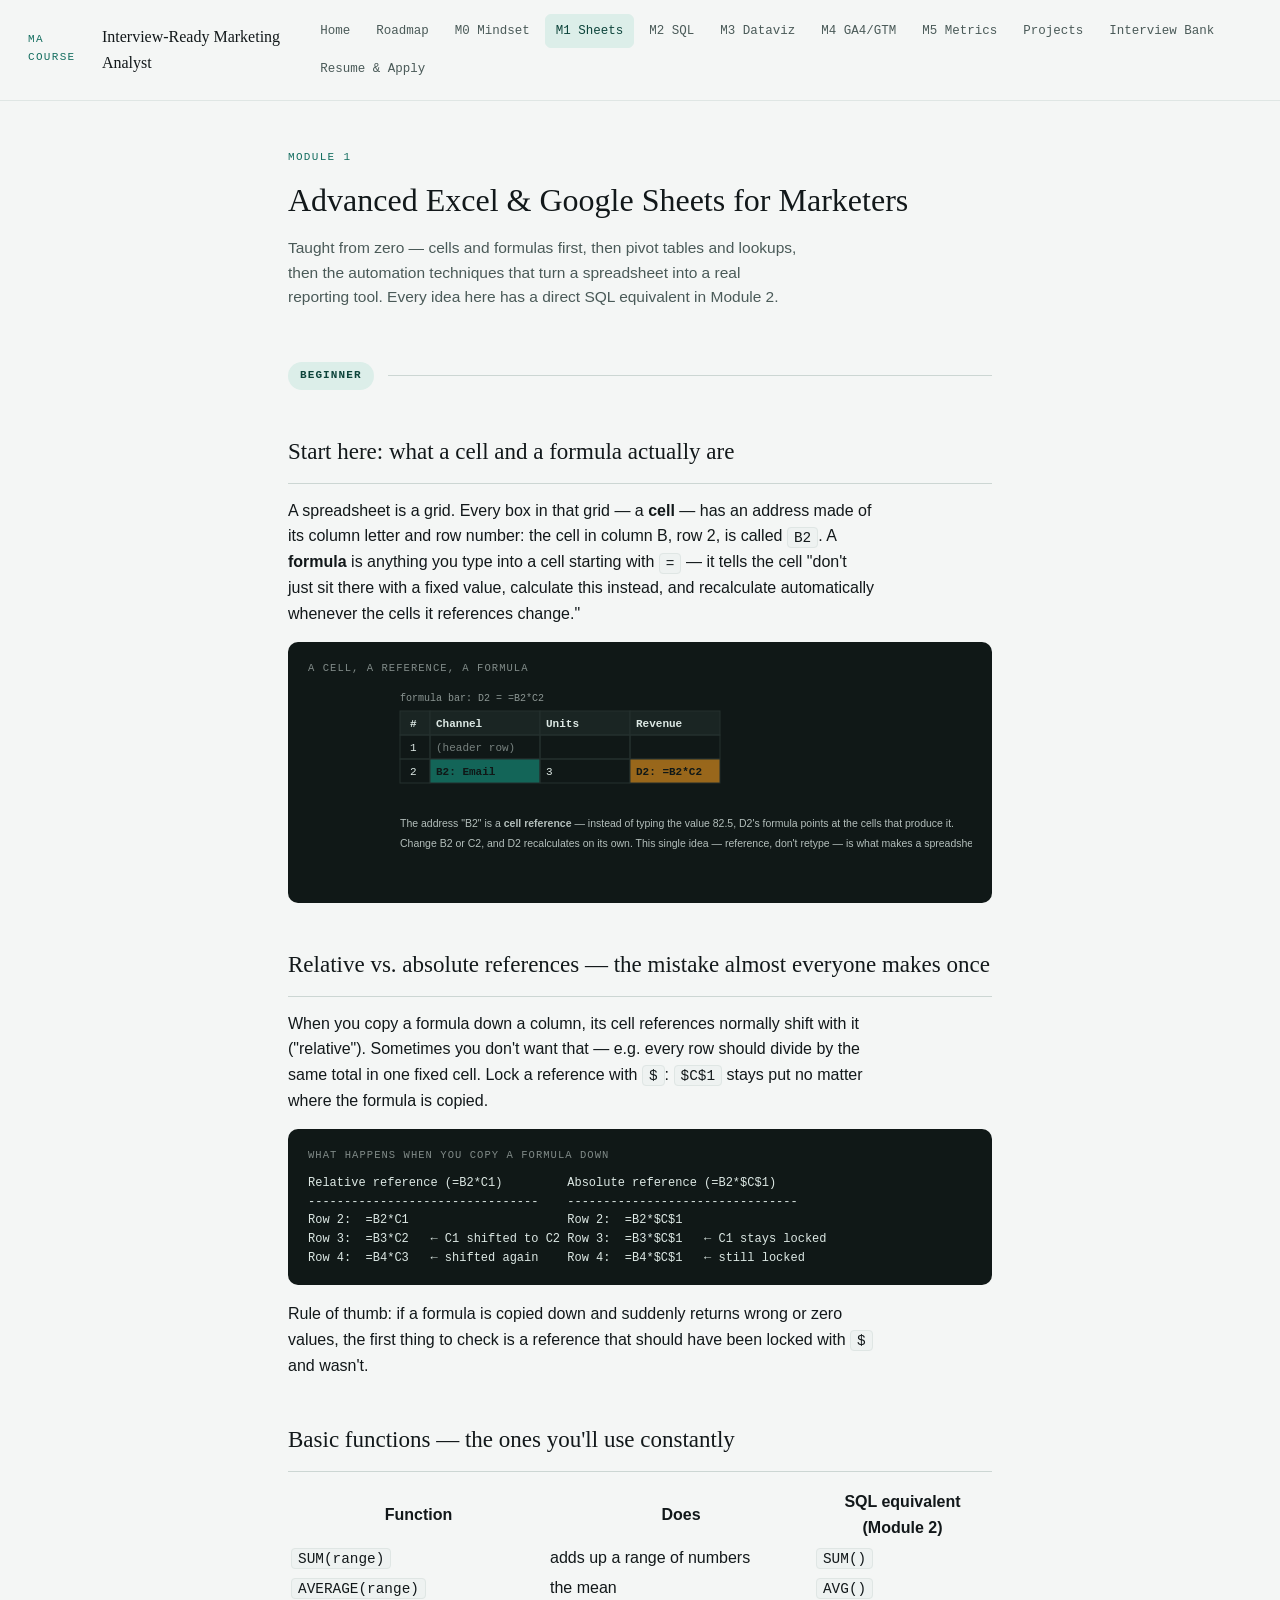
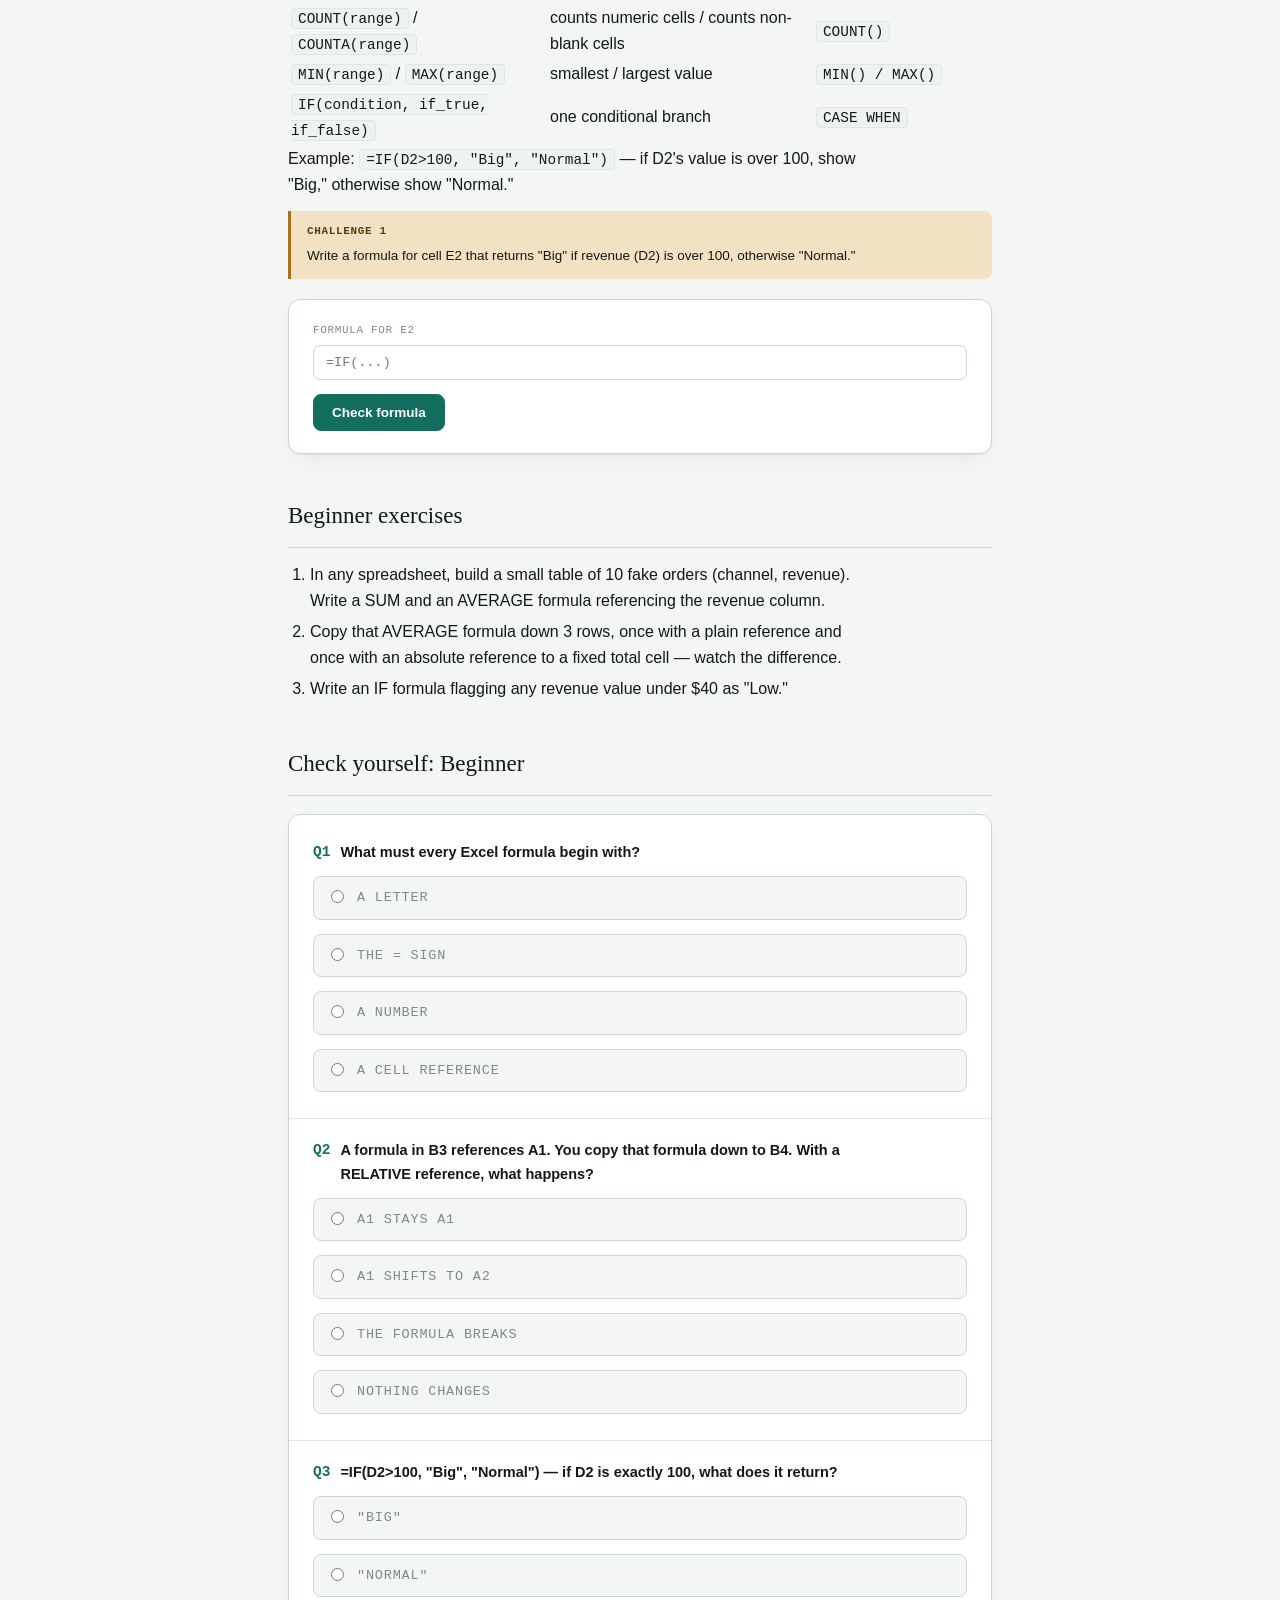
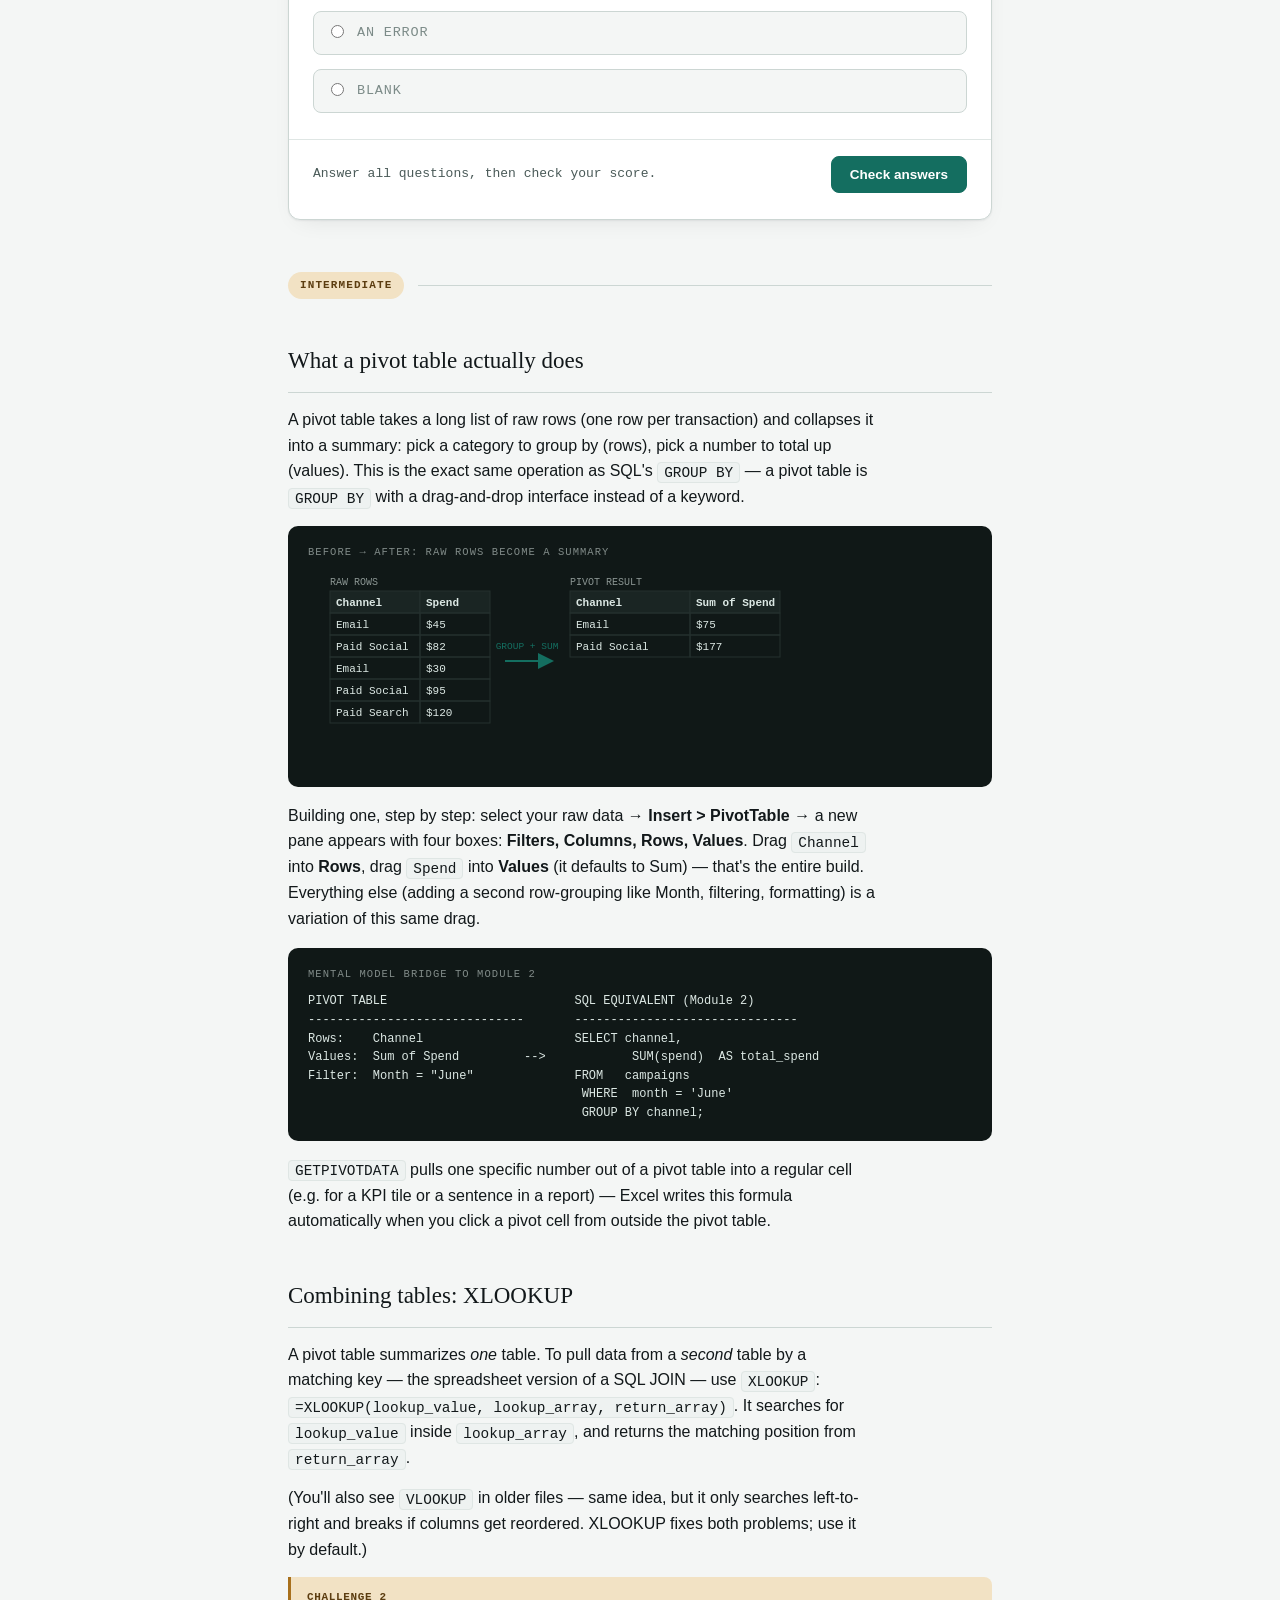
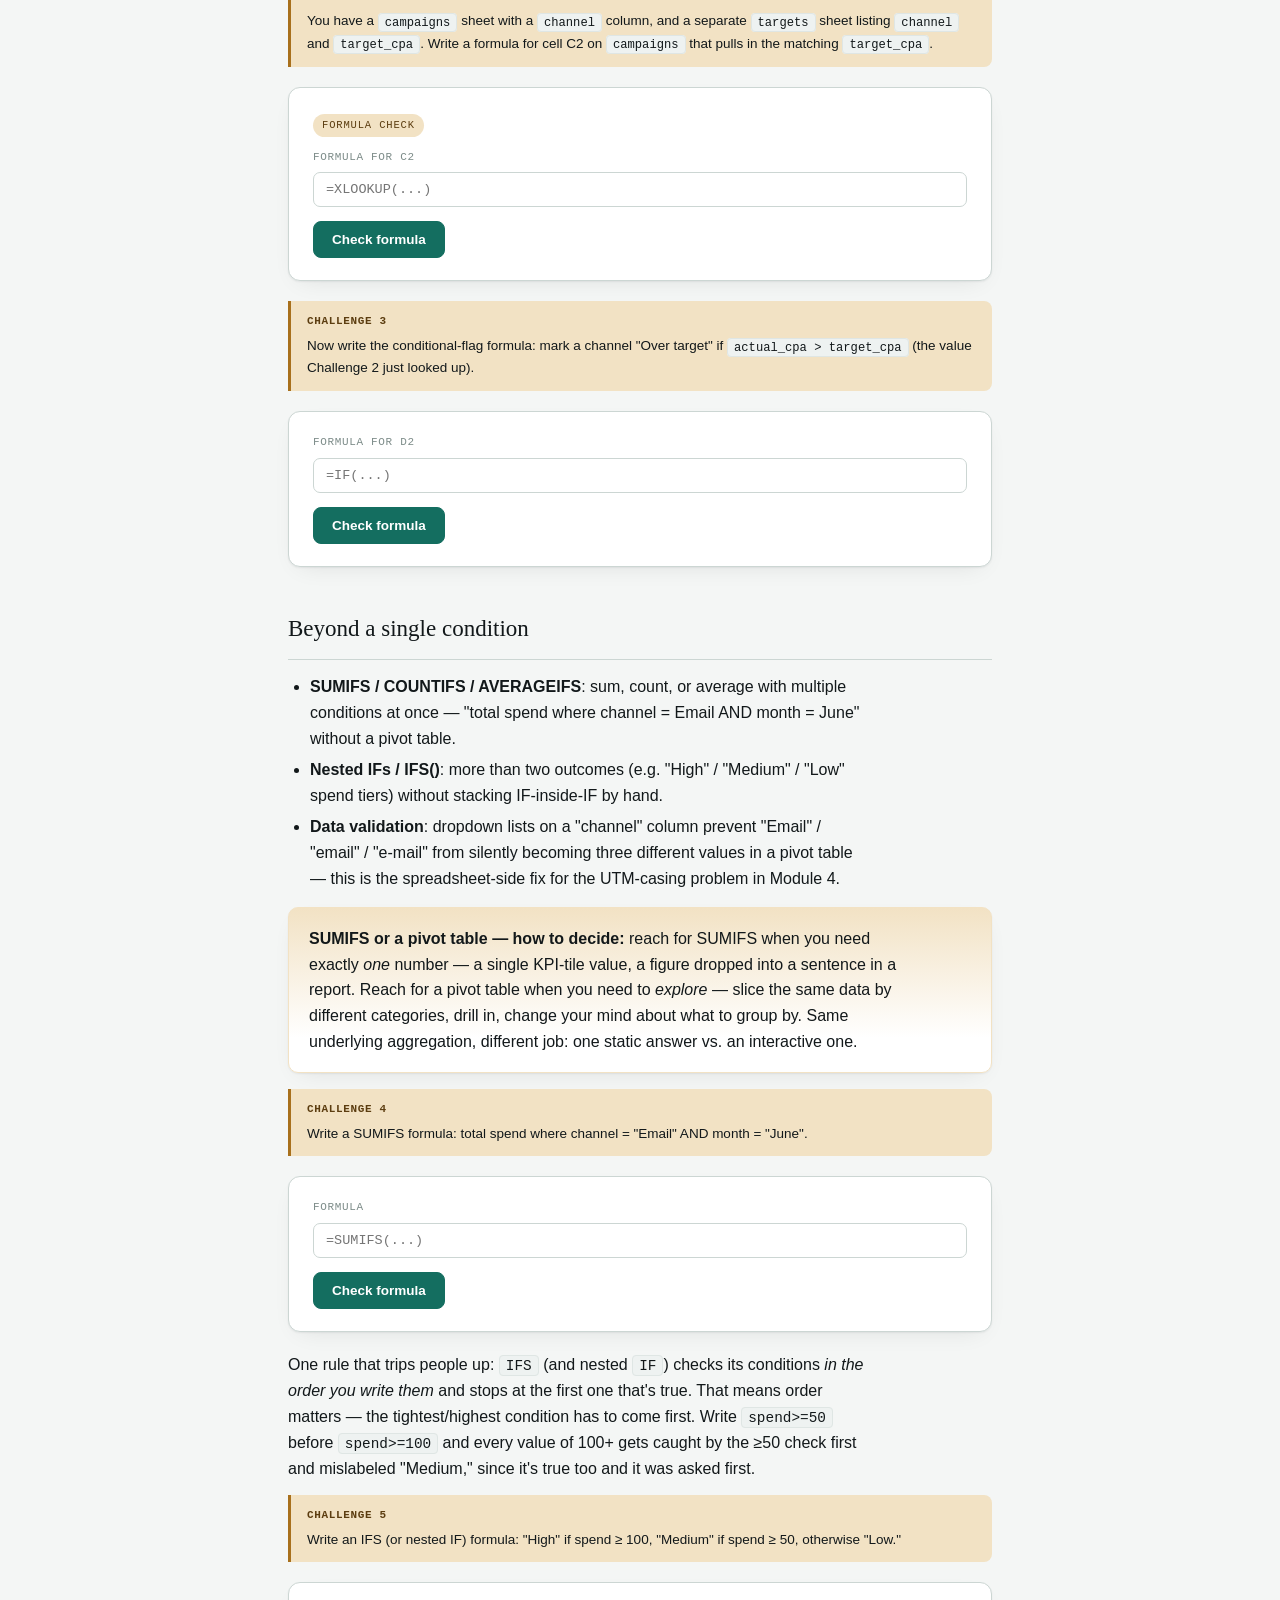
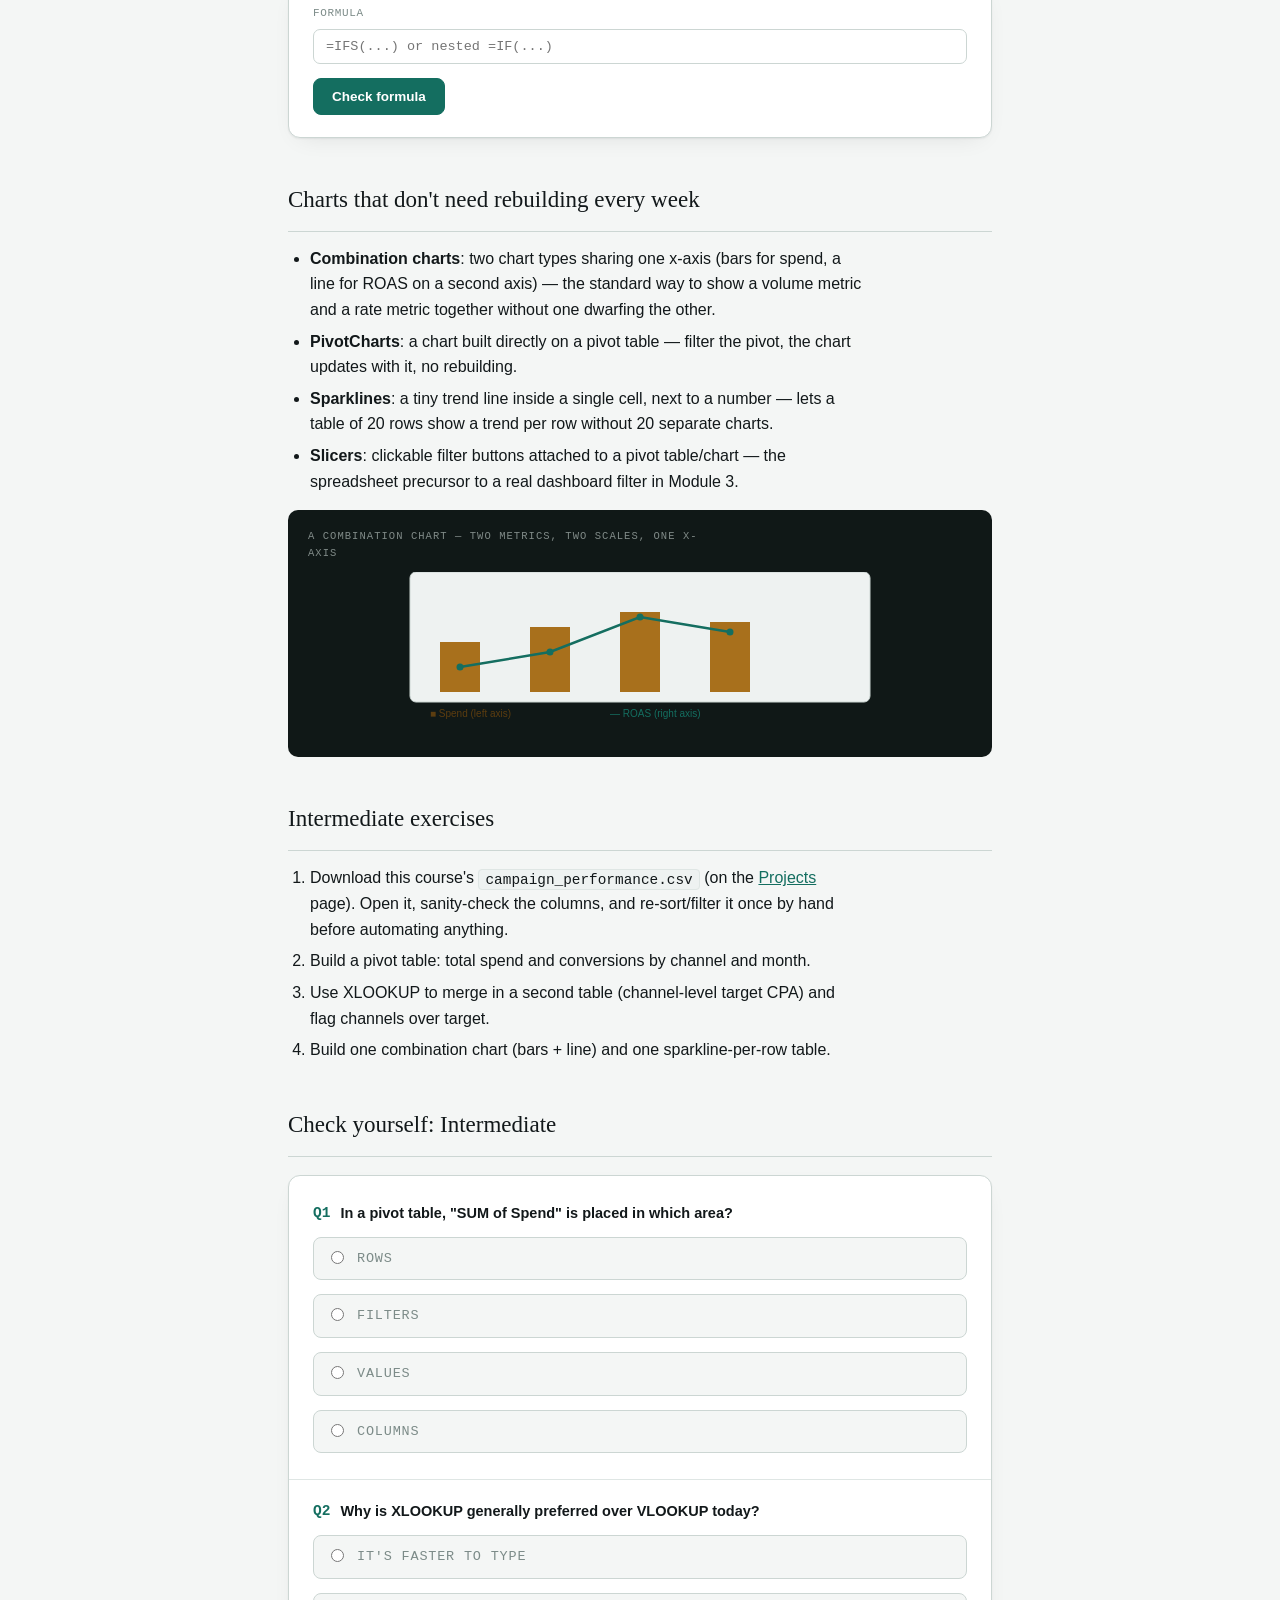
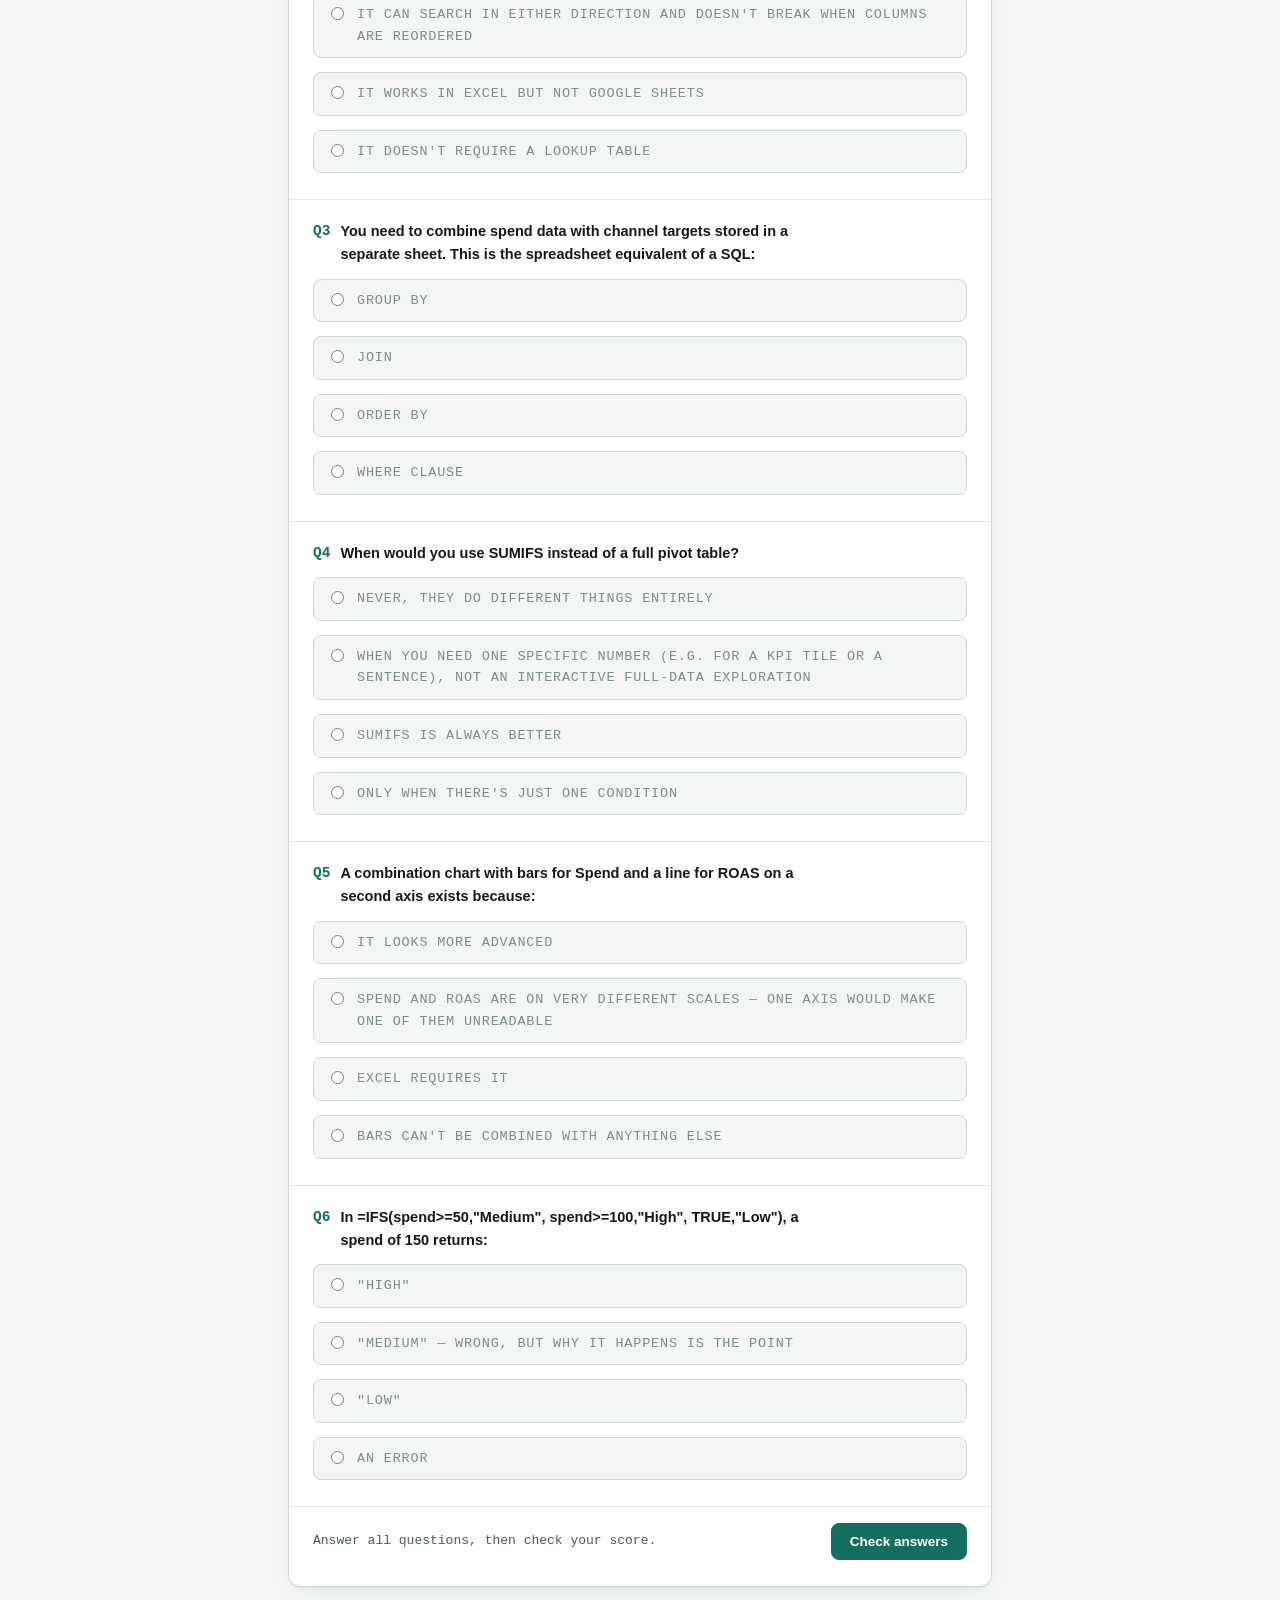
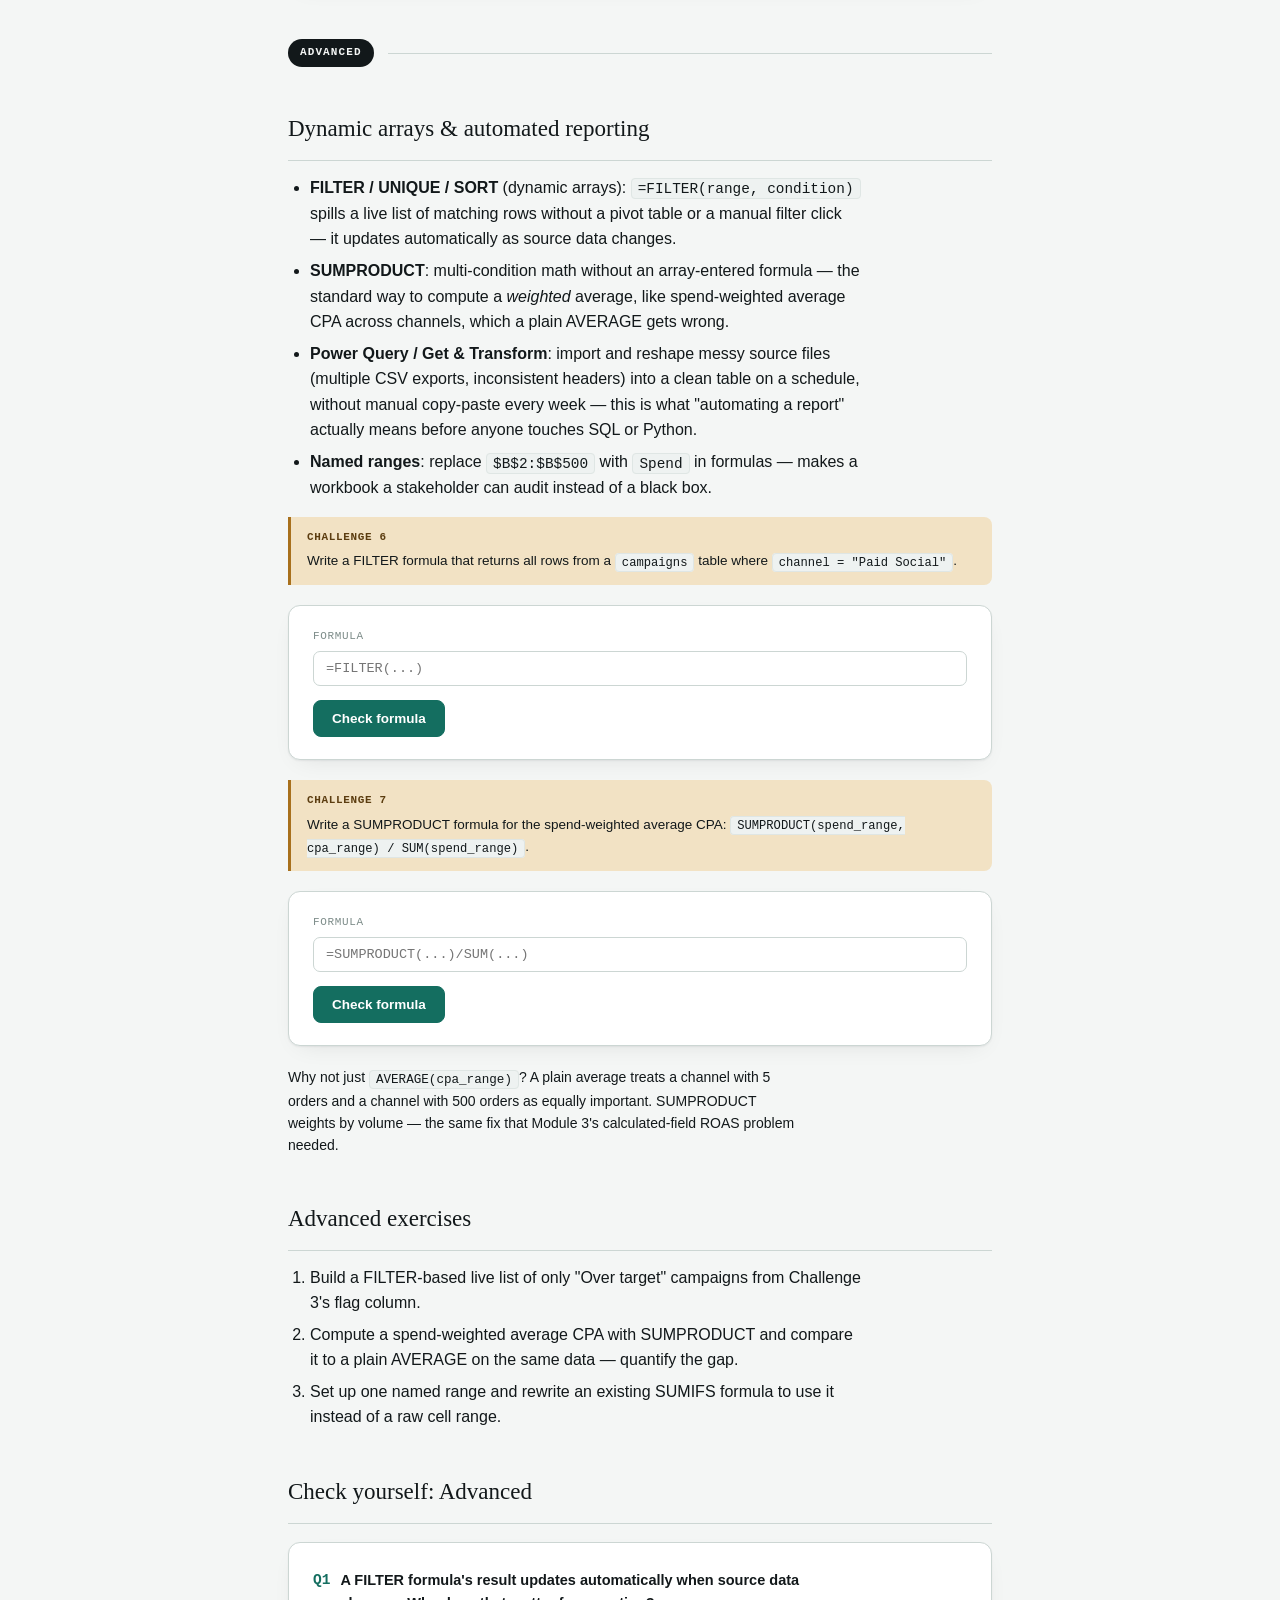
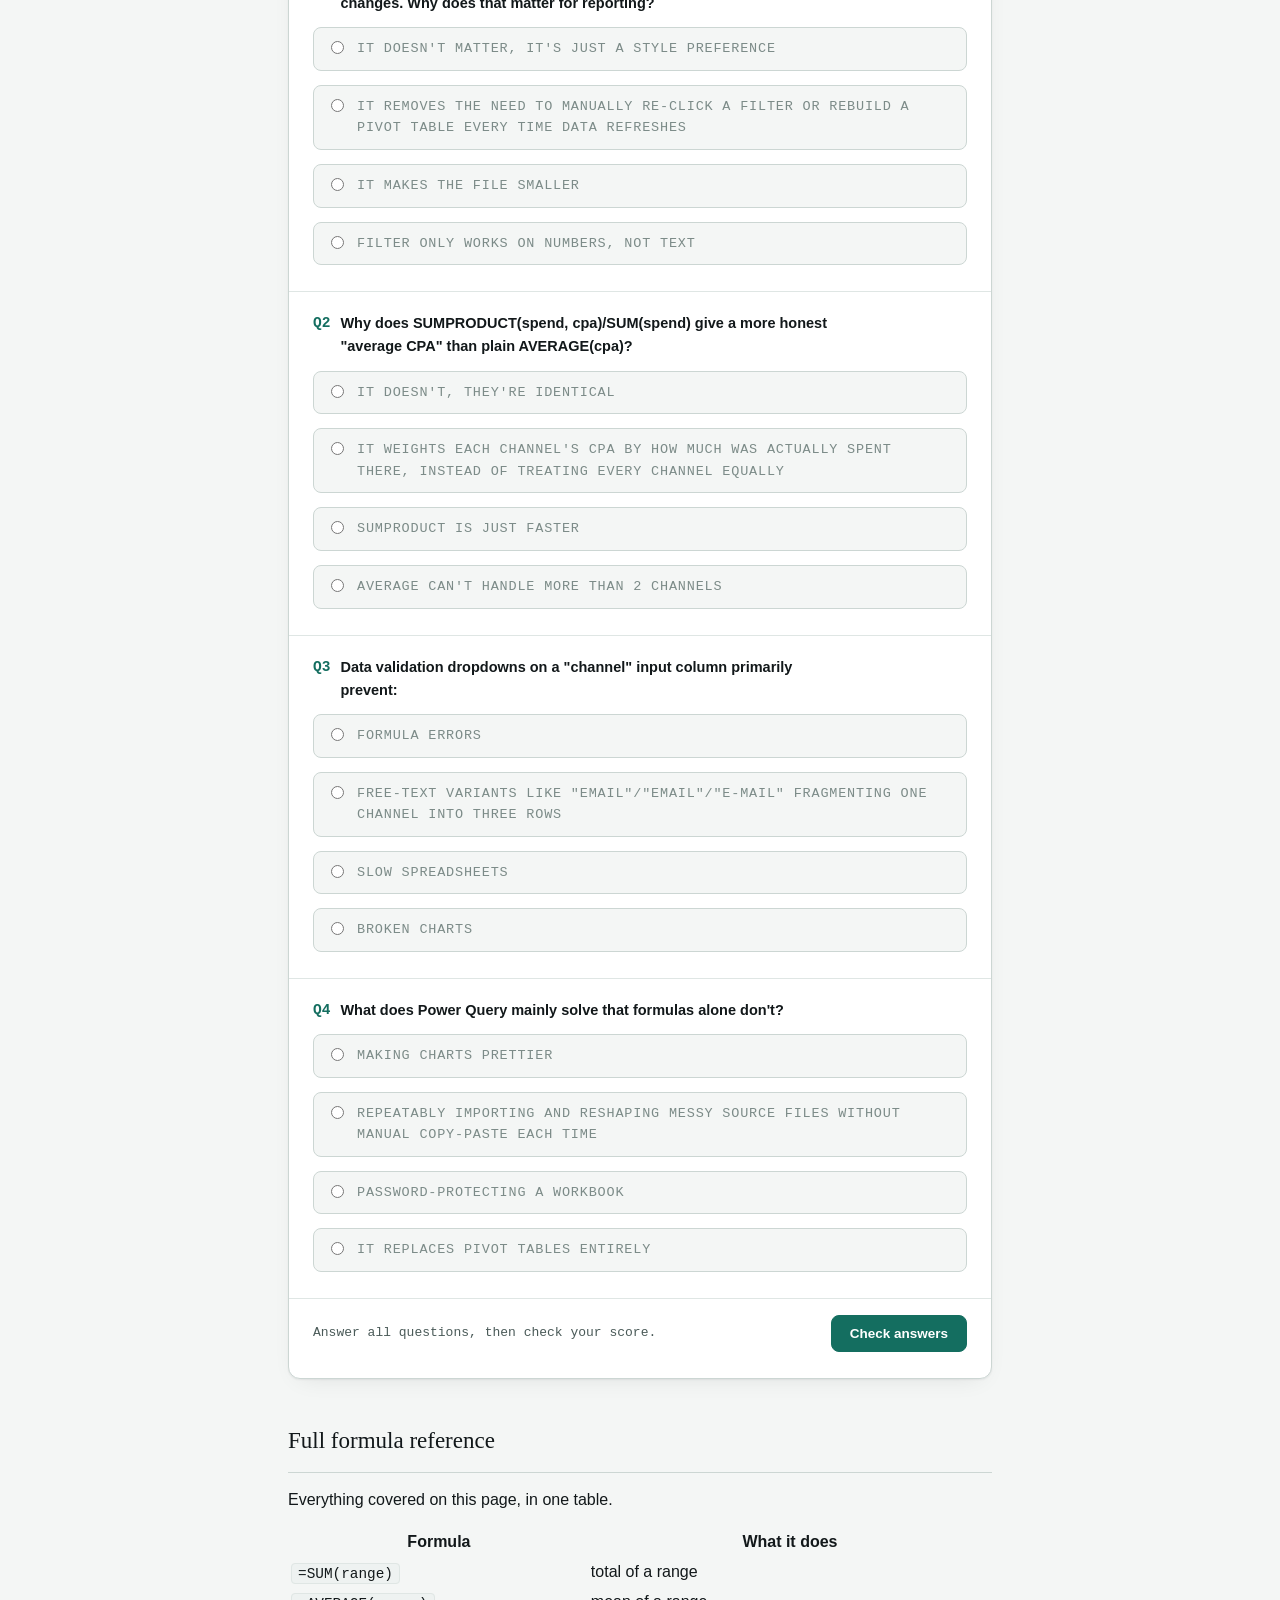
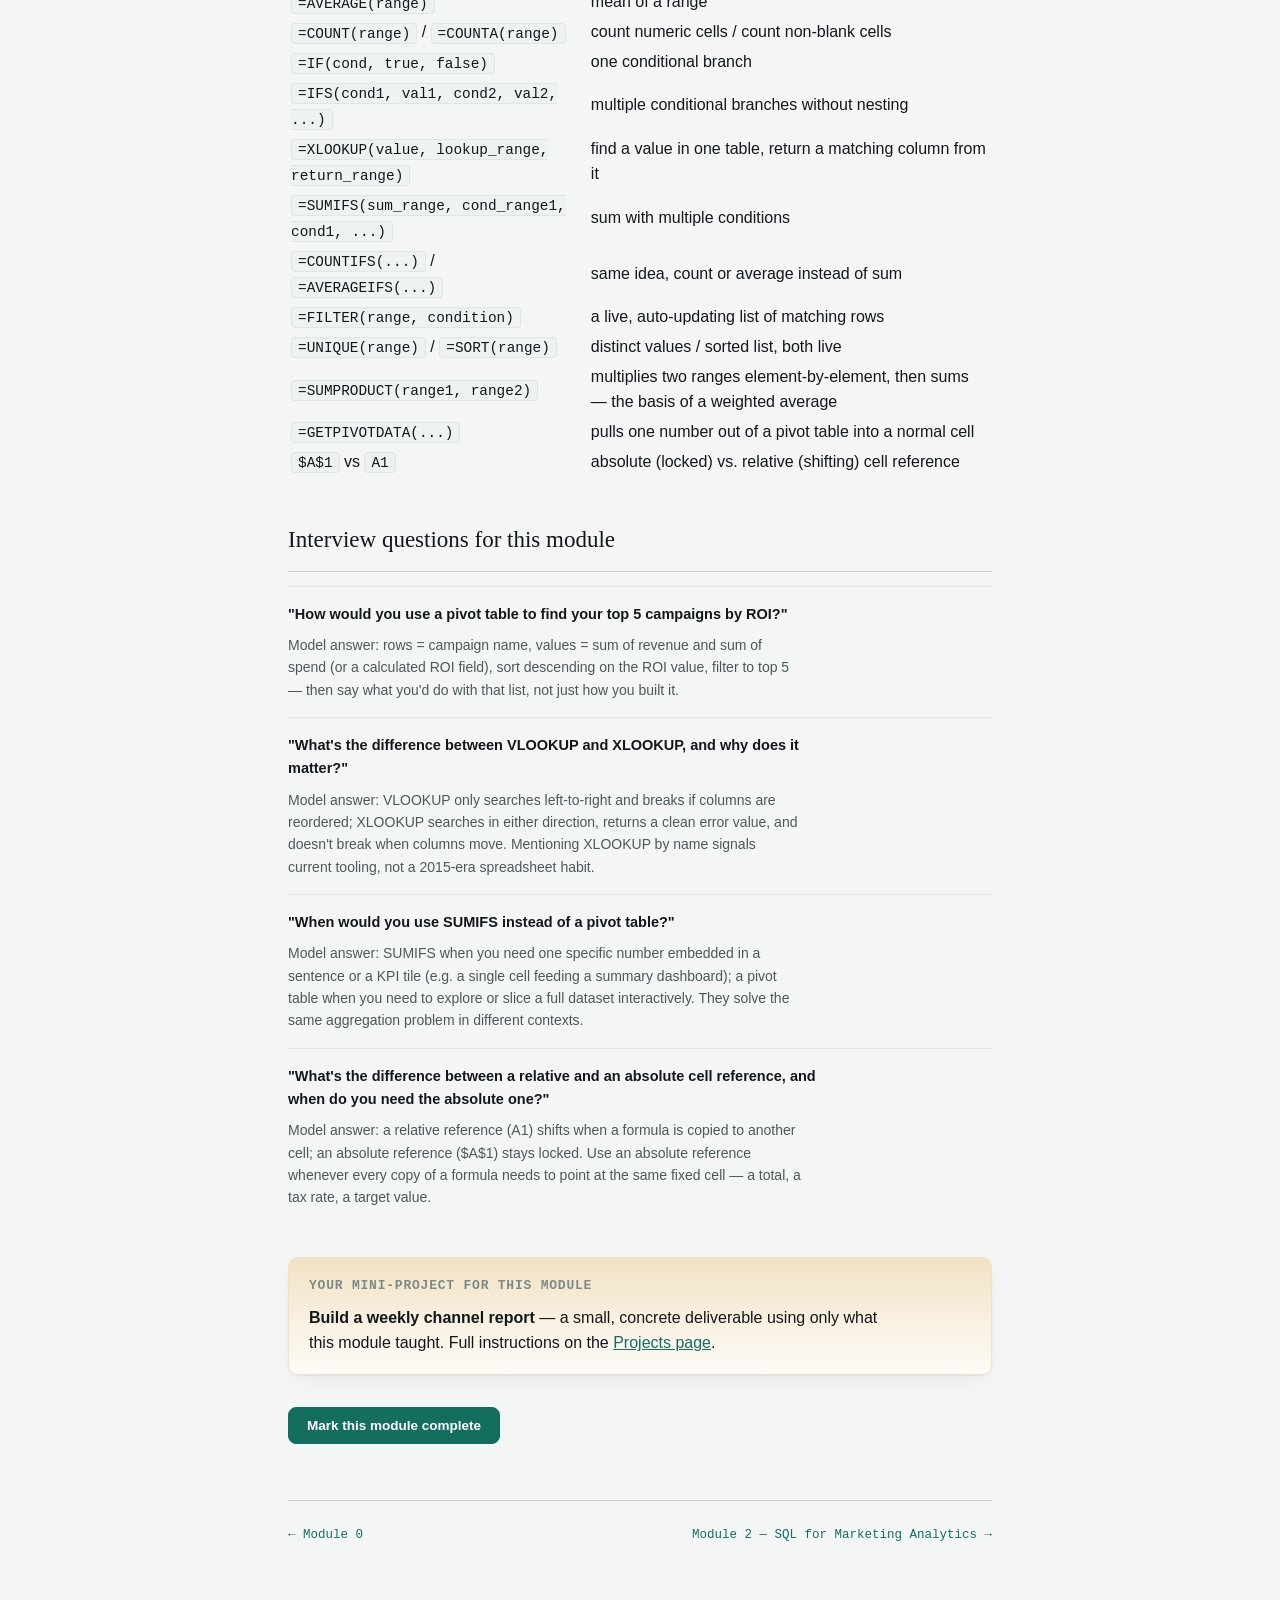
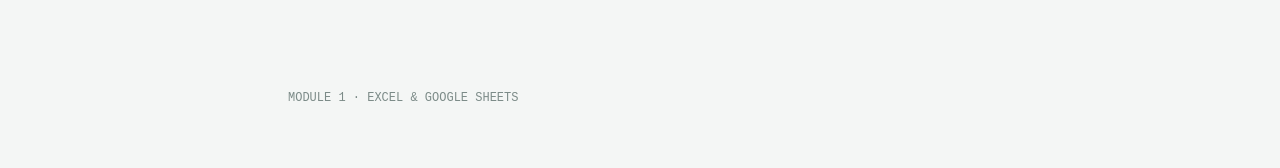
<file: module-1.html>
<!doctype html>
<html lang="en">
<head>
<meta charset="utf-8">
<title>Module 1 — Excel & Google Sheets</title>
<meta name="viewport" content="width=device-width, initial-scale=1">
<link rel="stylesheet" href="assets/styles.css">
</head>
<body>
<div class="topbar" id="topbar-mount" data-current="m1"></div>

<main class="page">
  <div class="lesson-head">
    <p class="lesson-num">Module 1</p>
    <h1>Advanced Excel &amp; Google Sheets for Marketers</h1>
    <p class="lesson-goal">Taught from zero — cells and formulas first, then pivot tables and lookups, then the automation techniques that turn a spreadsheet into a real reporting tool. Every idea here has a direct SQL equivalent in Module 2.</p>
  </div>

  <div class="tier-divider"><span class="tier-badge beginner">Beginner</span><span class="tline"></span></div>

  <h2>Start here: what a cell and a formula actually are</h2>
  <p>A spreadsheet is a grid. Every box in that grid — a <strong>cell</strong> — has an address made of its column letter and row number: the cell in column B, row 2, is called <code class="inline">B2</code>. A <strong>formula</strong> is anything you type into a cell starting with <code class="inline">=</code> — it tells the cell "don't just sit there with a fixed value, calculate this instead, and recalculate automatically whenever the cells it references change."</p>

  <div class="diagram">
    <p class="diagram-label">a cell, a reference, a formula</p>
    <svg viewBox="0 0 480 190" width="100%" height="190" role="img" aria-label="A spreadsheet grid with columns A through D and rows 1 through 4, cell B2 highlighted and containing the value 82.5, cell D2 showing the formula equals B2 times C2">
      <g font-family="var(--mono)" font-size="11">
        <text x="0" y="14" fill="var(--code-ink)" opacity="0.6" font-size="10">formula bar:  D2 =  =B2*C2</text>
        <g stroke="#24312f" stroke-width="1">
          <rect x="0" y="24" width="30" height="24" fill="#1a2523"/><rect x="30" y="24" width="110" height="24" fill="#1a2523"/><rect x="140" y="24" width="90" height="24" fill="#1a2523"/><rect x="230" y="24" width="90" height="24" fill="#1a2523"/>
          <rect x="0" y="48" width="30" height="24" fill="none"/><rect x="30" y="48" width="110" height="24" fill="none"/><rect x="140" y="48" width="90" height="24" fill="none"/><rect x="230" y="48" width="90" height="24" fill="none"/>
          <rect x="0" y="72" width="30" height="24" fill="none"/><rect x="30" y="72" width="110" height="24" fill="var(--teal)" opacity="0.9"/><rect x="140" y="72" width="90" height="24" fill="none"/><rect x="230" y="72" width="90" height="24" fill="var(--gold)" opacity="0.9"/>
        </g>
        <g fill="var(--code-ink)">
          <text x="10" y="40" font-weight="700">#</text><text x="36" y="40" font-weight="700">Channel</text><text x="146" y="40" font-weight="700">Units</text><text x="236" y="40" font-weight="700">Revenue</text>
          <text x="10" y="64">1</text><text x="36" y="64" opacity="0.5">(header row)</text>
          <text x="10" y="88">2</text><text x="36" y="88" fill="var(--code-bg)" font-weight="700">B2: Email</text><text x="146" y="88">3</text><text x="236" y="88" fill="var(--code-bg)" font-weight="700">D2: =B2*C2</text>
        </g>
      </g>
      <g font-family="var(--sans)" font-size="10.5" fill="var(--code-ink)" opacity="0.8">
        <text x="0" y="140">The address "B2" is a <tspan font-weight="700" fill="var(--code-ink)" opacity="1">cell reference</tspan> — instead of typing the value 82.5, D2's formula points at the cells that produce it.</text>
        <text x="0" y="160">Change B2 or C2, and D2 recalculates on its own. This single idea — reference, don't retype — is what makes a spreadsheet a tool instead of a static table.</text>
      </g>
    </svg>
  </div>

  <h2>Relative vs. absolute references — the mistake almost everyone makes once</h2>
  <p>When you copy a formula down a column, its cell references normally shift with it ("relative"). Sometimes you don't want that — e.g. every row should divide by the same total in one fixed cell. Lock a reference with <code class="inline">$</code>: <code class="inline">$C$1</code> stays put no matter where the formula is copied.</p>
  <div class="diagram">
    <p class="diagram-label">what happens when you copy a formula down</p>
    <pre>Relative reference (=B2*C1)         Absolute reference (=B2*$C$1)
--------------------------------    --------------------------------
Row 2:  =B2*C1                      Row 2:  =B2*$C$1
Row 3:  =B3*C2   ← C1 shifted to C2 Row 3:  =B3*$C$1   ← C1 stays locked
Row 4:  =B4*C3   ← shifted again    Row 4:  =B4*$C$1   ← still locked</pre>
  </div>
  <p>Rule of thumb: if a formula is copied down and suddenly returns wrong or zero values, the first thing to check is a reference that should have been locked with <code class="inline">$</code> and wasn't.</p>

  <h2>Basic functions — the ones you'll use constantly</h2>
  <table class="map-table">
    <tr><th>Function</th><th>Does</th><th>SQL equivalent (Module 2)</th></tr>
    <tr><td><code class="inline">SUM(range)</code></td><td>adds up a range of numbers</td><td><code class="inline">SUM()</code></td></tr>
    <tr><td><code class="inline">AVERAGE(range)</code></td><td>the mean</td><td><code class="inline">AVG()</code></td></tr>
    <tr><td><code class="inline">COUNT(range)</code> / <code class="inline">COUNTA(range)</code></td><td>counts numeric cells / counts non-blank cells</td><td><code class="inline">COUNT()</code></td></tr>
    <tr><td><code class="inline">MIN(range)</code> / <code class="inline">MAX(range)</code></td><td>smallest / largest value</td><td><code class="inline">MIN() / MAX()</code></td></tr>
    <tr><td><code class="inline">IF(condition, if_true, if_false)</code></td><td>one conditional branch</td><td><code class="inline">CASE WHEN</code></td></tr>
  </table>
  <p>Example: <code class="inline">=IF(D2&gt;100, "Big", "Normal")</code> — if D2's value is over 100, show "Big," otherwise show "Normal."</p>

  <div class="challenge">
    <b>Challenge 1</b>
    Write a formula for cell E2 that returns "Big" if revenue (D2) is over 100, otherwise "Normal."
  </div>
  <div class="tool-card">
    <div class="field"><label for="formula-input-1">Formula for E2</label><input type="text" id="formula-input-1" placeholder="=IF(...)"></div>
    <button id="formula-check-1">Check formula</button>
    <div class="result-box" id="formula-result-1" style="display:none;"></div>
  </div>

  <h2>Beginner exercises</h2>
  <ol>
    <li>In any spreadsheet, build a small table of 10 fake orders (channel, revenue). Write a SUM and an AVERAGE formula referencing the revenue column.</li>
    <li>Copy that AVERAGE formula down 3 rows, once with a plain reference and once with an absolute reference to a fixed total cell — watch the difference.</li>
    <li>Write an IF formula flagging any revenue value under $40 as "Low."</li>
  </ol>

  <h2>Check yourself: Beginner</h2>
  <div id="quiz-mount-beginner"></div>

  <div class="tier-divider"><span class="tier-badge intermediate">Intermediate</span><span class="tline"></span></div>

  <h2>What a pivot table actually does</h2>
  <p>A pivot table takes a long list of raw rows (one row per transaction) and collapses it into a summary: pick a category to group by (rows), pick a number to total up (values). This is the exact same operation as SQL's <code class="inline">GROUP BY</code> — a pivot table is <code class="inline">GROUP BY</code> with a drag-and-drop interface instead of a keyword.</p>

  <div class="diagram">
    <p class="diagram-label">before → after: raw rows become a summary</p>
    <svg viewBox="0 0 640 190" width="100%" height="190" role="img" aria-label="Raw transaction rows on the left collapse into a pivot table summed by channel on the right">
      <defs><marker id="arrow1" markerWidth="8" markerHeight="8" refX="6" refY="4" orient="auto"><path d="M0,0 L8,4 L0,8 Z" fill="var(--teal)"/></marker></defs>
      <g font-family="var(--mono)" font-size="11">
        <text x="10" y="14" fill="var(--code-ink)" opacity="0.6" font-size="10">RAW ROWS</text>
        <g stroke="#24312f" stroke-width="1">
          <rect x="10" y="20" width="90" height="22" fill="#1a2523"/><rect x="100" y="20" width="70" height="22" fill="#1a2523"/>
          <rect x="10" y="42" width="90" height="22" fill="none"/><rect x="100" y="42" width="70" height="22" fill="none"/>
          <rect x="10" y="64" width="90" height="22" fill="none"/><rect x="100" y="64" width="70" height="22" fill="none"/>
          <rect x="10" y="86" width="90" height="22" fill="none"/><rect x="100" y="86" width="70" height="22" fill="none"/>
          <rect x="10" y="108" width="90" height="22" fill="none"/><rect x="100" y="108" width="70" height="22" fill="none"/>
          <rect x="10" y="130" width="90" height="22" fill="none"/><rect x="100" y="130" width="70" height="22" fill="none"/>
        </g>
        <g fill="var(--code-ink)">
          <text x="16" y="35" font-weight="700">Channel</text><text x="106" y="35" font-weight="700">Spend</text>
          <text x="16" y="57">Email</text><text x="106" y="57">$45</text>
          <text x="16" y="79">Paid Social</text><text x="106" y="79">$82</text>
          <text x="16" y="101">Email</text><text x="106" y="101">$30</text>
          <text x="16" y="123">Paid Social</text><text x="106" y="123">$95</text>
          <text x="16" y="145">Paid Search</text><text x="106" y="145">$120</text>
        </g>
        <line x1="185" y1="90" x2="230" y2="90" stroke="var(--teal)" stroke-width="2" marker-end="url(#arrow1)"/>
        <text x="207" y="78" text-anchor="middle" fill="var(--teal)" font-size="9.5">GROUP + SUM</text>
        <text x="250" y="14" fill="var(--code-ink)" opacity="0.6" font-size="10">PIVOT RESULT</text>
        <g stroke="#24312f" stroke-width="1">
          <rect x="250" y="20" width="120" height="22" fill="#1a2523"/><rect x="370" y="20" width="90" height="22" fill="#1a2523"/>
          <rect x="250" y="42" width="120" height="22" fill="none"/><rect x="370" y="42" width="90" height="22" fill="none"/>
          <rect x="250" y="64" width="120" height="22" fill="none"/><rect x="370" y="64" width="90" height="22" fill="none"/>
        </g>
        <g fill="var(--code-ink)">
          <text x="256" y="35" font-weight="700">Channel</text><text x="376" y="35" font-weight="700">Sum of Spend</text>
          <text x="256" y="57">Email</text><text x="376" y="57">$75</text>
          <text x="256" y="79">Paid Social</text><text x="376" y="79">$177</text>
        </g>
      </g>
    </svg>
  </div>

  <p>Building one, step by step: select your raw data → <strong>Insert &gt; PivotTable</strong> → a new pane appears with four boxes: <strong>Filters, Columns, Rows, Values</strong>. Drag <code class="inline">Channel</code> into <strong>Rows</strong>, drag <code class="inline">Spend</code> into <strong>Values</strong> (it defaults to Sum) — that's the entire build. Everything else (adding a second row-grouping like Month, filtering, formatting) is a variation of this same drag.</p>

  <div class="diagram">
    <p class="diagram-label">mental model bridge to Module 2</p>
    <pre>PIVOT TABLE                          SQL EQUIVALENT (Module 2)
------------------------------       -------------------------------
Rows:    Channel                     SELECT channel,
Values:  Sum of Spend         -->            SUM(spend)  AS total_spend
Filter:  Month = "June"              FROM   campaigns
                                      WHERE  month = 'June'
                                      GROUP BY channel;</pre>
  </div>

  <p><code class="inline">GETPIVOTDATA</code> pulls one specific number out of a pivot table into a regular cell (e.g. for a KPI tile or a sentence in a report) — Excel writes this formula automatically when you click a pivot cell from outside the pivot table.</p>

  <h2>Combining tables: XLOOKUP</h2>
  <p>A pivot table summarizes <em>one</em> table. To pull data from a <em>second</em> table by a matching key — the spreadsheet version of a SQL JOIN — use <code class="inline">XLOOKUP</code>: <code class="inline">=XLOOKUP(lookup_value, lookup_array, return_array)</code>. It searches for <code class="inline">lookup_value</code> inside <code class="inline">lookup_array</code>, and returns the matching position from <code class="inline">return_array</code>.</p>
  <p>(You'll also see <code class="inline">VLOOKUP</code> in older files — same idea, but it only searches left-to-right and breaks if columns get reordered. XLOOKUP fixes both problems; use it by default.)</p>

  <div class="challenge">
    <b>Challenge 2</b>
    You have a <code class="inline">campaigns</code> sheet with a <code class="inline">channel</code> column, and a separate <code class="inline">targets</code> sheet listing <code class="inline">channel</code> and <code class="inline">target_cpa</code>. Write a formula for cell C2 on <code class="inline">campaigns</code> that pulls in the matching <code class="inline">target_cpa</code>.
  </div>
  <div class="tool-card">
    <span class="ttag">Formula check</span>
    <div class="field">
      <label for="formula-input">Formula for C2</label>
      <input type="text" id="formula-input" placeholder="=XLOOKUP(...)">
    </div>
    <button id="formula-check">Check formula</button>
    <div class="result-box" id="formula-result" style="display:none;"></div>
  </div>

  <div class="challenge">
    <b>Challenge 3</b>
    Now write the conditional-flag formula: mark a channel "Over target" if <code class="inline">actual_cpa &gt; target_cpa</code> (the value Challenge 2 just looked up).
  </div>
  <div class="tool-card">
    <div class="field">
      <label for="formula-input-2">Formula for D2</label>
      <input type="text" id="formula-input-2" placeholder="=IF(...)">
    </div>
    <button id="formula-check-2">Check formula</button>
    <div class="result-box" id="formula-result-2" style="display:none;"></div>
  </div>

  <h2>Beyond a single condition</h2>
  <ul>
    <li><strong>SUMIFS / COUNTIFS / AVERAGEIFS</strong>: sum, count, or average with multiple conditions at once — "total spend where channel = Email AND month = June" without a pivot table.</li>
    <li><strong>Nested IFs / IFS()</strong>: more than two outcomes (e.g. "High" / "Medium" / "Low" spend tiers) without stacking IF-inside-IF by hand.</li>
    <li><strong>Data validation</strong>: dropdown lists on a "channel" column prevent "Email" / "email" / "e-mail" from silently becoming three different values in a pivot table — this is the spreadsheet-side fix for the UTM-casing problem in Module 4.</li>
  </ul>

  <div class="box gold">
    <p style="margin:0"><strong>SUMIFS or a pivot table — how to decide:</strong> reach for SUMIFS when you need exactly <em>one</em> number — a single KPI-tile value, a figure dropped into a sentence in a report. Reach for a pivot table when you need to <em>explore</em> — slice the same data by different categories, drill in, change your mind about what to group by. Same underlying aggregation, different job: one static answer vs. an interactive one.</p>
  </div>

  <div class="challenge">
    <b>Challenge 4</b>
    Write a SUMIFS formula: total spend where channel = "Email" AND month = "June".
  </div>
  <div class="tool-card">
    <div class="field">
      <label for="formula-input-3">Formula</label>
      <input type="text" id="formula-input-3" placeholder="=SUMIFS(...)">
    </div>
    <button id="formula-check-3">Check formula</button>
    <div class="result-box" id="formula-result-3" style="display:none;"></div>
  </div>

  <p>One rule that trips people up: <code class="inline">IFS</code> (and nested <code class="inline">IF</code>) checks its conditions <em>in the order you write them</em> and stops at the first one that's true. That means order matters — the tightest/highest condition has to come first. Write <code class="inline">spend&gt;=50</code> before <code class="inline">spend&gt;=100</code> and every value of 100+ gets caught by the ≥50 check first and mislabeled "Medium," since it's true too and it was asked first.</p>

  <div class="challenge">
    <b>Challenge 5</b>
    Write an IFS (or nested IF) formula: "High" if spend ≥ 100, "Medium" if spend ≥ 50, otherwise "Low."
  </div>
  <div class="tool-card">
    <div class="field">
      <label for="formula-input-5">Formula</label>
      <input type="text" id="formula-input-5" placeholder="=IFS(...) or nested =IF(...)">
    </div>
    <button id="formula-check-5">Check formula</button>
    <div class="result-box" id="formula-result-5" style="display:none;"></div>
  </div>

  <h2>Charts that don't need rebuilding every week</h2>
  <ul>
    <li><strong>Combination charts</strong>: two chart types sharing one x-axis (bars for spend, a line for ROAS on a second axis) — the standard way to show a volume metric and a rate metric together without one dwarfing the other.</li>
    <li><strong>PivotCharts</strong>: a chart built directly on a pivot table — filter the pivot, the chart updates with it, no rebuilding.</li>
    <li><strong>Sparklines</strong>: a tiny trend line inside a single cell, next to a number — lets a table of 20 rows show a trend per row without 20 separate charts.</li>
    <li><strong>Slicers</strong>: clickable filter buttons attached to a pivot table/chart — the spreadsheet precursor to a real dashboard filter in Module 3.</li>
  </ul>
  <div class="diagram">
    <p class="diagram-label">a combination chart — two metrics, two scales, one x-axis</p>
    <svg viewBox="0 0 460 160" width="100%" height="160" role="img" aria-label="Bar chart of spend by month on the left axis, with a line for ROAS overlaid on a right axis, sharing the same month categories">
      <g font-family="var(--sans)" font-size="10">
        <rect x="0" y="0" width="460" height="130" fill="var(--surface-2)" stroke="var(--line)" rx="6"/>
        <g fill="var(--gold)">
          <rect x="30" y="70" width="40" height="50"/><rect x="120" y="55" width="40" height="65"/><rect x="210" y="40" width="40" height="80"/><rect x="300" y="50" width="40" height="70"/>
        </g>
        <polyline points="50,95 140,80 230,45 320,60" fill="none" stroke="var(--teal)" stroke-width="2.5"/>
        <circle cx="50" cy="95" r="3.5" fill="var(--teal)"/><circle cx="140" cy="80" r="3.5" fill="var(--teal)"/><circle cx="230" cy="45" r="3.5" fill="var(--teal)"/><circle cx="320" cy="60" r="3.5" fill="var(--teal)"/>
        <text x="20" y="145" fill="var(--gold-ink,#caa15a)">■ Spend (left axis)</text>
        <text x="200" y="145" fill="var(--teal)">— ROAS (right axis)</text>
      </g>
    </svg>
  </div>

  <h2>Intermediate exercises</h2>
  <ol>
    <li>Download this course's <code class="inline">campaign_performance.csv</code> (on the <a href="projects.html">Projects</a> page). Open it, sanity-check the columns, and re-sort/filter it once by hand before automating anything.</li>
    <li>Build a pivot table: total spend and conversions by channel and month.</li>
    <li>Use XLOOKUP to merge in a second table (channel-level target CPA) and flag channels over target.</li>
    <li>Build one combination chart (bars + line) and one sparkline-per-row table.</li>
  </ol>

  <h2>Check yourself: Intermediate</h2>
  <div id="quiz-mount-intermediate"></div>

  <div class="tier-divider"><span class="tier-badge advanced">Advanced</span><span class="tline"></span></div>

  <h2>Dynamic arrays &amp; automated reporting</h2>
  <ul>
    <li><strong>FILTER / UNIQUE / SORT</strong> (dynamic arrays): <code class="inline">=FILTER(range, condition)</code> spills a live list of matching rows without a pivot table or a manual filter click — it updates automatically as source data changes.</li>
    <li><strong>SUMPRODUCT</strong>: multi-condition math without an array-entered formula — the standard way to compute a <em>weighted</em> average, like spend-weighted average CPA across channels, which a plain AVERAGE gets wrong.</li>
    <li><strong>Power Query / Get &amp; Transform</strong>: import and reshape messy source files (multiple CSV exports, inconsistent headers) into a clean table on a schedule, without manual copy-paste every week — this is what "automating a report" actually means before anyone touches SQL or Python.</li>
    <li><strong>Named ranges</strong>: replace <code class="inline">$B$2:$B$500</code> with <code class="inline">Spend</code> in formulas — makes a workbook a stakeholder can audit instead of a black box.</li>
  </ul>

  <div class="challenge">
    <b>Challenge 6</b>
    Write a FILTER formula that returns all rows from a <code class="inline">campaigns</code> table where <code class="inline">channel = "Paid Social"</code>.
  </div>
  <div class="tool-card">
    <div class="field">
      <label for="formula-input-4">Formula</label>
      <input type="text" id="formula-input-4" placeholder="=FILTER(...)">
    </div>
    <button id="formula-check-4">Check formula</button>
    <div class="result-box" id="formula-result-4" style="display:none;"></div>
  </div>

  <div class="challenge">
    <b>Challenge 7</b>
    Write a SUMPRODUCT formula for the spend-weighted average CPA: <code class="inline">SUMPRODUCT(spend_range, cpa_range) / SUM(spend_range)</code>.
  </div>
  <div class="tool-card">
    <div class="field">
      <label for="formula-input-6">Formula</label>
      <input type="text" id="formula-input-6" placeholder="=SUMPRODUCT(...)/SUM(...)">
    </div>
    <button id="formula-check-6">Check formula</button>
    <div class="result-box" id="formula-result-6" style="display:none;"></div>
  </div>

  <p class="lede" style="font-size:14px;">Why not just <code class="inline">AVERAGE(cpa_range)</code>? A plain average treats a channel with 5 orders and a channel with 500 orders as equally important. SUMPRODUCT weights by volume — the same fix that Module 3's calculated-field ROAS problem needed.</p>

  <h2>Advanced exercises</h2>
  <ol>
    <li>Build a FILTER-based live list of only "Over target" campaigns from Challenge 3's flag column.</li>
    <li>Compute a spend-weighted average CPA with SUMPRODUCT and compare it to a plain AVERAGE on the same data — quantify the gap.</li>
    <li>Set up one named range and rewrite an existing SUMIFS formula to use it instead of a raw cell range.</li>
  </ol>

  <h2>Check yourself: Advanced</h2>
  <div id="quiz-mount-advanced"></div>

  <h2>Full formula reference</h2>
  <p>Everything covered on this page, in one table.</p>
  <table class="map-table">
    <tr><th>Formula</th><th>What it does</th></tr>
    <tr><td><code class="inline">=SUM(range)</code></td><td>total of a range</td></tr>
    <tr><td><code class="inline">=AVERAGE(range)</code></td><td>mean of a range</td></tr>
    <tr><td><code class="inline">=COUNT(range)</code> / <code class="inline">=COUNTA(range)</code></td><td>count numeric cells / count non-blank cells</td></tr>
    <tr><td><code class="inline">=IF(cond, true, false)</code></td><td>one conditional branch</td></tr>
    <tr><td><code class="inline">=IFS(cond1, val1, cond2, val2, ...)</code></td><td>multiple conditional branches without nesting</td></tr>
    <tr><td><code class="inline">=XLOOKUP(value, lookup_range, return_range)</code></td><td>find a value in one table, return a matching column from it</td></tr>
    <tr><td><code class="inline">=SUMIFS(sum_range, cond_range1, cond1, ...)</code></td><td>sum with multiple conditions</td></tr>
    <tr><td><code class="inline">=COUNTIFS(...)</code> / <code class="inline">=AVERAGEIFS(...)</code></td><td>same idea, count or average instead of sum</td></tr>
    <tr><td><code class="inline">=FILTER(range, condition)</code></td><td>a live, auto-updating list of matching rows</td></tr>
    <tr><td><code class="inline">=UNIQUE(range)</code> / <code class="inline">=SORT(range)</code></td><td>distinct values / sorted list, both live</td></tr>
    <tr><td><code class="inline">=SUMPRODUCT(range1, range2)</code></td><td>multiplies two ranges element-by-element, then sums — the basis of a weighted average</td></tr>
    <tr><td><code class="inline">=GETPIVOTDATA(...)</code></td><td>pulls one number out of a pivot table into a normal cell</td></tr>
    <tr><td><code class="inline">$A$1</code> vs <code class="inline">A1</code></td><td>absolute (locked) vs. relative (shifting) cell reference</td></tr>
  </table>

  <h2>Interview questions for this module</h2>
  <div class="qa">
    <p class="q">"How would you use a pivot table to find your top 5 campaigns by ROI?"</p>
    <p class="a">Model answer: rows = campaign name, values = sum of revenue and sum of spend (or a calculated ROI field), sort descending on the ROI value, filter to top 5 — then say what you'd do with that list, not just how you built it.</p>
  </div>
  <div class="qa">
    <p class="q">"What's the difference between VLOOKUP and XLOOKUP, and why does it matter?"</p>
    <p class="a">Model answer: VLOOKUP only searches left-to-right and breaks if columns are reordered; XLOOKUP searches in either direction, returns a clean error value, and doesn't break when columns move. Mentioning XLOOKUP by name signals current tooling, not a 2015-era spreadsheet habit.</p>
  </div>
  <div class="qa">
    <p class="q">"When would you use SUMIFS instead of a pivot table?"</p>
    <p class="a">Model answer: SUMIFS when you need one specific number embedded in a sentence or a KPI tile (e.g. a single cell feeding a summary dashboard); a pivot table when you need to explore or slice a full dataset interactively. They solve the same aggregation problem in different contexts.</p>
  </div>
  <div class="qa">
    <p class="q">"What's the difference between a relative and an absolute cell reference, and when do you need the absolute one?"</p>
    <p class="a">Model answer: a relative reference (A1) shifts when a formula is copied to another cell; an absolute reference ($A$1) stays locked. Use an absolute reference whenever every copy of a formula needs to point at the same fixed cell — a total, a tax rate, a target value.</p>
  </div>

  <div class="box gold" style="margin-top:32px;">
    <h4 style="margin-top:0;">Your mini-project for this module</h4>
    <p style="margin:0"><strong>Build a weekly channel report</strong> — a small, concrete deliverable using only what this module taught. Full instructions on the <a href="projects.html#mini-1">Projects page</a>.</p>
  </div>

  <div style="margin-top:32px;"><button id="complete-btn"></button></div>

  <div class="lesson-nav">
    <a href="module-0.html">← Module 0</a>
    <a href="module-2.html">Module 2 — SQL for Marketing Analytics →</a>
  </div>
</main>

<footer class="site">MODULE 1 · EXCEL &amp; GOOGLE SHEETS</footer>

<script src="assets/app.js"></script>
<script>
  function checkFormula(inputId, resultId, patterns, hint) {
    const val = document.getElementById(inputId).value.trim();
    const normalized = val.toUpperCase().replace(/\s+/g, '');
    const pass = patterns.some(p => p.test(normalized));
    const res = document.getElementById(resultId);
    res.style.display = 'block';
    res.className = 'result-box ' + (pass ? 'good' : 'bad');
    res.textContent = pass
      ? 'Correct shape.'
      : `Not quite. ${hint}`;
  }

  document.getElementById('formula-check-1').addEventListener('click', () => {
    checkFormula('formula-input-1', 'formula-result-1',
      [/=IF\(D2>100,.*BIG.*,.*NORMAL.*\)/, /=IF\(.*>100,/],
      'Shape should be =IF(D2>100, "Big", "Normal") — a condition, then the true value, then the false value.'
    );
  });

  document.getElementById('formula-check').addEventListener('click', () => {
    checkFormula('formula-input', 'formula-result',
      [/=XLOOKUP\(.*CHANNEL.*,.*TARGETS.*CHANNEL.*,.*TARGETS.*TARGET_CPA.*\)/,
       /=XLOOKUP\(A2,TARGETS!.+,TARGETS!.+\)/],
      'Shape should be =XLOOKUP(lookup_value, lookup_array, return_array) — e.g. =XLOOKUP(A2, targets!A:A, targets!B:B)'
    );
  });
  document.getElementById('formula-check-2').addEventListener('click', () => {
    const val = document.getElementById('formula-input-2').value.trim().toUpperCase().replace(/\s+/g, '');
    const pass = /=IF\(.*>.*,.*"?OVER ?TARGET"?/.test(val.replace(/\s+/g,' ')) || /=IF\(.*>.*,/.test(val);
    const res = document.getElementById('formula-result-2');
    res.style.display = 'block';
    res.className = 'result-box ' + (pass ? 'good' : 'bad');
    res.textContent = pass
      ? 'Correct shape — an IF comparing the two CPA columns.'
      : 'Shape should be =IF(actual_cpa > target_cpa, "Over target", "") — an IF comparing the two CPA columns.';
  });

  document.getElementById('formula-check-3').addEventListener('click', () => {
    const val = document.getElementById('formula-input-3').value.trim().toUpperCase().replace(/\s+/g, '');
    const pass = /=SUMIFS\(.+,.+,.*EMAIL.*,.+,.*JUNE.*\)/.test(val) || (/=SUMIFS\(/.test(val) && (val.match(/,/g) || []).length >= 4);
    const res = document.getElementById('formula-result-3');
    res.style.display = 'block';
    res.className = 'result-box ' + (pass ? 'good' : 'bad');
    res.textContent = pass
      ? 'Correct shape — SUMIFS with two condition pairs.'
      : 'Shape should be =SUMIFS(sum_range, channel_range, "Email", month_range, "June") — a sum range followed by condition-range/condition pairs.';
  });

  document.getElementById('formula-check-5').addEventListener('click', () => {
    const val = document.getElementById('formula-input-5').value.trim().toUpperCase().replace(/\s+/g, '');
    const pass = /=IFS\(.+&gt;=?100.+&gt;=?50/.test(val) || /=IFS\(/.test(val) || (/=IF\(.*&gt;=?100/.test(val) && /=IF\(.*&gt;=?50/.test(val)) || /=IF\(.+&gt;=100/.test(val.replace(/>=/g,'&gt;=')) || /(=IF\(){2,}/.test(val);
    const res = document.getElementById('formula-result-5');
    res.style.display = 'block';
    res.className = 'result-box ' + (pass ? 'good' : 'bad');
    res.textContent = pass
      ? 'Correct shape — three tiers, checked in order.'
      : 'Shape should be =IFS(spend>=100,"High", spend>=50,"Medium", TRUE,"Low") or a nested =IF(spend>=100,"High",IF(spend>=50,"Medium","Low")).';
  });

  document.getElementById('formula-check-4').addEventListener('click', () => {
    const val = document.getElementById('formula-input-4').value.trim().toUpperCase().replace(/\s+/g, '');
    const pass = /=FILTER\(.+,.+PAIDSOCIAL.*\)/.test(val) || /=FILTER\(/.test(val);
    const res = document.getElementById('formula-result-4');
    res.style.display = 'block';
    res.className = 'result-box ' + (pass ? 'good' : 'bad');
    res.textContent = pass
      ? 'Correct shape — FILTER(array, condition).'
      : 'Shape should be =FILTER(campaigns!A:Z, campaigns!B:B = "Paid Social") — an array followed by a boolean condition on the channel column.';
  });

  document.getElementById('formula-check-6').addEventListener('click', () => {
    const val = document.getElementById('formula-input-6').value.trim().toUpperCase().replace(/\s+/g, '');
    const pass = /=SUMPRODUCT\(.+\)\/SUM\(.+\)/.test(val);
    const res = document.getElementById('formula-result-6');
    res.style.display = 'block';
    res.className = 'result-box ' + (pass ? 'good' : 'bad');
    res.textContent = pass
      ? 'Correct shape — SUMPRODUCT of the two ranges, divided by the sum of the weight range.'
      : 'Shape should be =SUMPRODUCT(spend_range, cpa_range)/SUM(spend_range).';
  });

  initQuiz('quiz-mount-beginner', [
    {
      q: 'What must every Excel formula begin with?',
      options: ['A letter', 'The = sign', 'A number', 'A cell reference'],
      correct: 1,
      explain: '= tells the cell "calculate this," rather than treating it as plain text or a fixed number.'
    },
    {
      q: 'A formula in B3 references A1. You copy that formula down to B4. With a RELATIVE reference, what happens?',
      options: ['A1 stays A1', 'A1 shifts to A2', 'The formula breaks', 'Nothing changes'],
      correct: 1,
      explain: 'Relative references shift with the formula\'s new position — this is the default and the most common source of "why is this formula wrong" bugs.'
    },
    {
      q: '=IF(D2>100, "Big", "Normal") — if D2 is exactly 100, what does it return?',
      options: ['"Big"', '"Normal"', 'An error', 'Blank'],
      correct: 1,
      explain: '> is strictly greater-than; 100 is not greater than 100, so the condition is false and it falls to "Normal."'
    }
  ]);

  initQuiz('quiz-mount-intermediate', [
    {
      q: 'In a pivot table, "SUM of Spend" is placed in which area?',
      options: ['Rows', 'Filters', 'Values', 'Columns'],
      correct: 2,
      explain: 'Aggregated numbers (sums, counts, averages) go in the Values area — that\'s the SQL GROUP BY aggregation.'
    },
    {
      q: 'Why is XLOOKUP generally preferred over VLOOKUP today?',
      options: [
        'It\'s faster to type',
        'It can search in either direction and doesn\'t break when columns are reordered',
        'It works in Excel but not Google Sheets',
        'It doesn\'t require a lookup table'
      ],
      correct: 1,
      explain: 'VLOOKUP is left-to-right only and column-position-fragile; XLOOKUP fixes both.'
    },
    {
      q: 'You need to combine spend data with channel targets stored in a separate sheet. This is the spreadsheet equivalent of a SQL:',
      options: ['GROUP BY', 'JOIN', 'ORDER BY', 'WHERE clause'],
      correct: 1,
      explain: 'Matching rows across two tables by a shared key (channel) is exactly what a JOIN does in SQL.'
    },
    {
      q: 'When would you use SUMIFS instead of a full pivot table?',
      options: [
        'Never, they do different things entirely',
        'When you need one specific number (e.g. for a KPI tile or a sentence), not an interactive full-data exploration',
        'SUMIFS is always better',
        'Only when there\'s just one condition'
      ],
      correct: 1,
      explain: 'SUMIFS is for a single computed value; a pivot table is for exploring a whole dataset interactively.'
    },
    {
      q: 'A combination chart with bars for Spend and a line for ROAS on a second axis exists because:',
      options: [
        'It looks more advanced',
        'Spend and ROAS are on very different scales — one axis would make one of them unreadable',
        'Excel requires it',
        'Bars can\'t be combined with anything else'
      ],
      correct: 1,
      explain: 'A volume metric (spend, in thousands) and a rate metric (ROAS, a small multiplier) need separate axes to both be readable on the same chart.'
    },
    {
      q: 'In =IFS(spend>=50,"Medium", spend>=100,"High", TRUE,"Low"), a spend of 150 returns:',
      options: ['"High"', '"Medium" — wrong, but why it happens is the point', '"Low"', 'An error'],
      correct: 1,
      explain: 'IFS checks conditions in order and stops at the first true one. spend>=50 is checked first and is already true at 150, so it never reaches the >=100 check — the conditions were written in the wrong order.'
    }
  ]);

  initQuiz('quiz-mount-advanced', [
    {
      q: 'A FILTER formula\'s result updates automatically when source data changes. Why does that matter for reporting?',
      options: [
        'It doesn\'t matter, it\'s just a style preference',
        'It removes the need to manually re-click a filter or rebuild a pivot table every time data refreshes',
        'It makes the file smaller',
        'FILTER only works on numbers, not text'
      ],
      correct: 1,
      explain: 'Dynamic arrays "spill" and recalculate live — this is the first step toward the automated, self-refreshing reports Module 3 formalizes with dashboards.'
    },
    {
      q: 'Why does SUMPRODUCT(spend, cpa)/SUM(spend) give a more honest "average CPA" than plain AVERAGE(cpa)?',
      options: [
        'It doesn\'t, they\'re identical',
        'It weights each channel\'s CPA by how much was actually spent there, instead of treating every channel equally',
        'SUMPRODUCT is just faster',
        'AVERAGE can\'t handle more than 2 channels'
      ],
      correct: 1,
      explain: 'A plain average gives a low-spend channel the same influence as a high-spend one — the same mistake Module 3 flags for averaging a pre-computed ROAS column.'
    },
    {
      q: 'Data validation dropdowns on a "channel" input column primarily prevent:',
      options: ['Formula errors', 'Free-text variants like "Email"/"email"/"e-mail" fragmenting one channel into three rows', 'Slow spreadsheets', 'Broken charts'],
      correct: 1,
      explain: 'Same root problem as inconsistent UTM casing in Module 4 — forcing a fixed list of values at entry time is cheaper than cleaning it up in every downstream report.'
    },
    {
      q: 'What does Power Query mainly solve that formulas alone don\'t?',
      options: [
        'Making charts prettier',
        'Repeatably importing and reshaping messy source files without manual copy-paste each time',
        'Password-protecting a workbook',
        'It replaces pivot tables entirely'
      ],
      correct: 1,
      explain: 'Power Query is a repeatable import/transform pipeline — the spreadsheet-native version of "automate the report," before anyone touches SQL or Python.'
    }
  ]);

  initCompleteButton('m1');
</script>
</body>
</html>
</file>
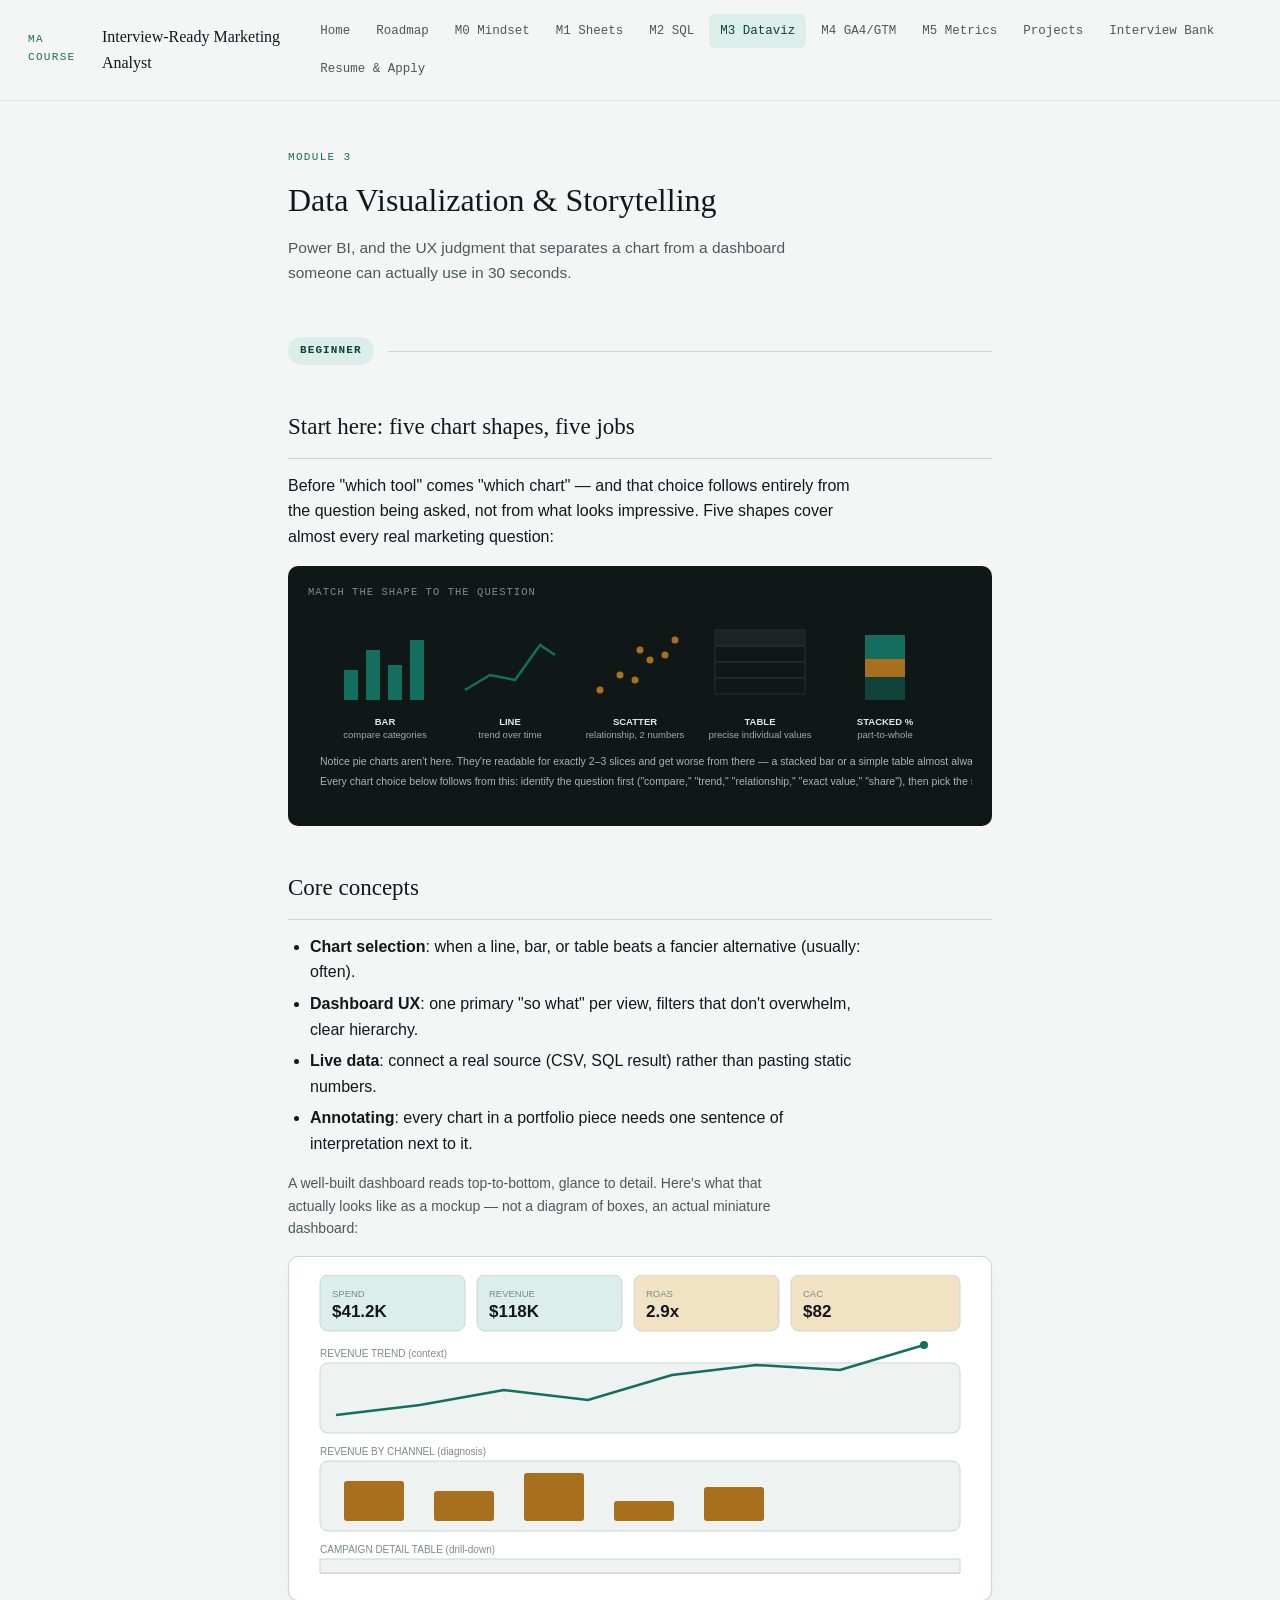
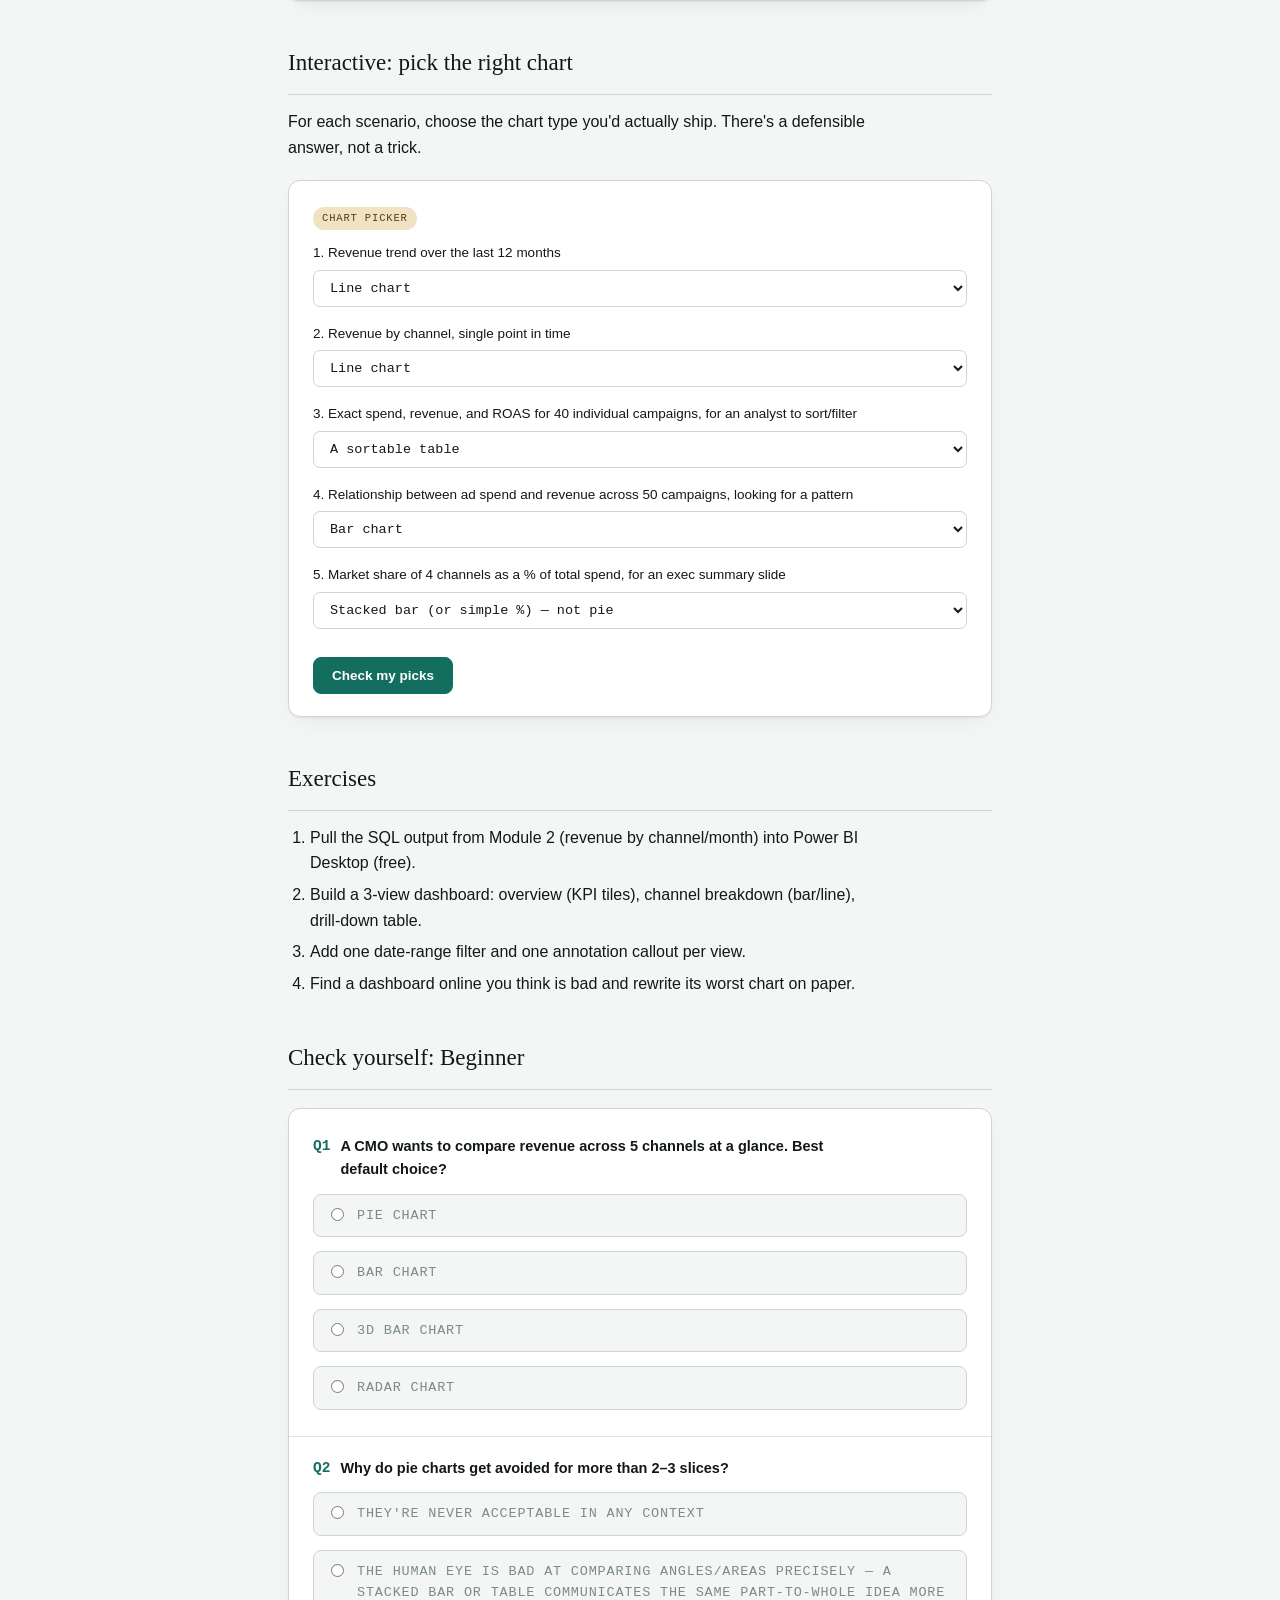
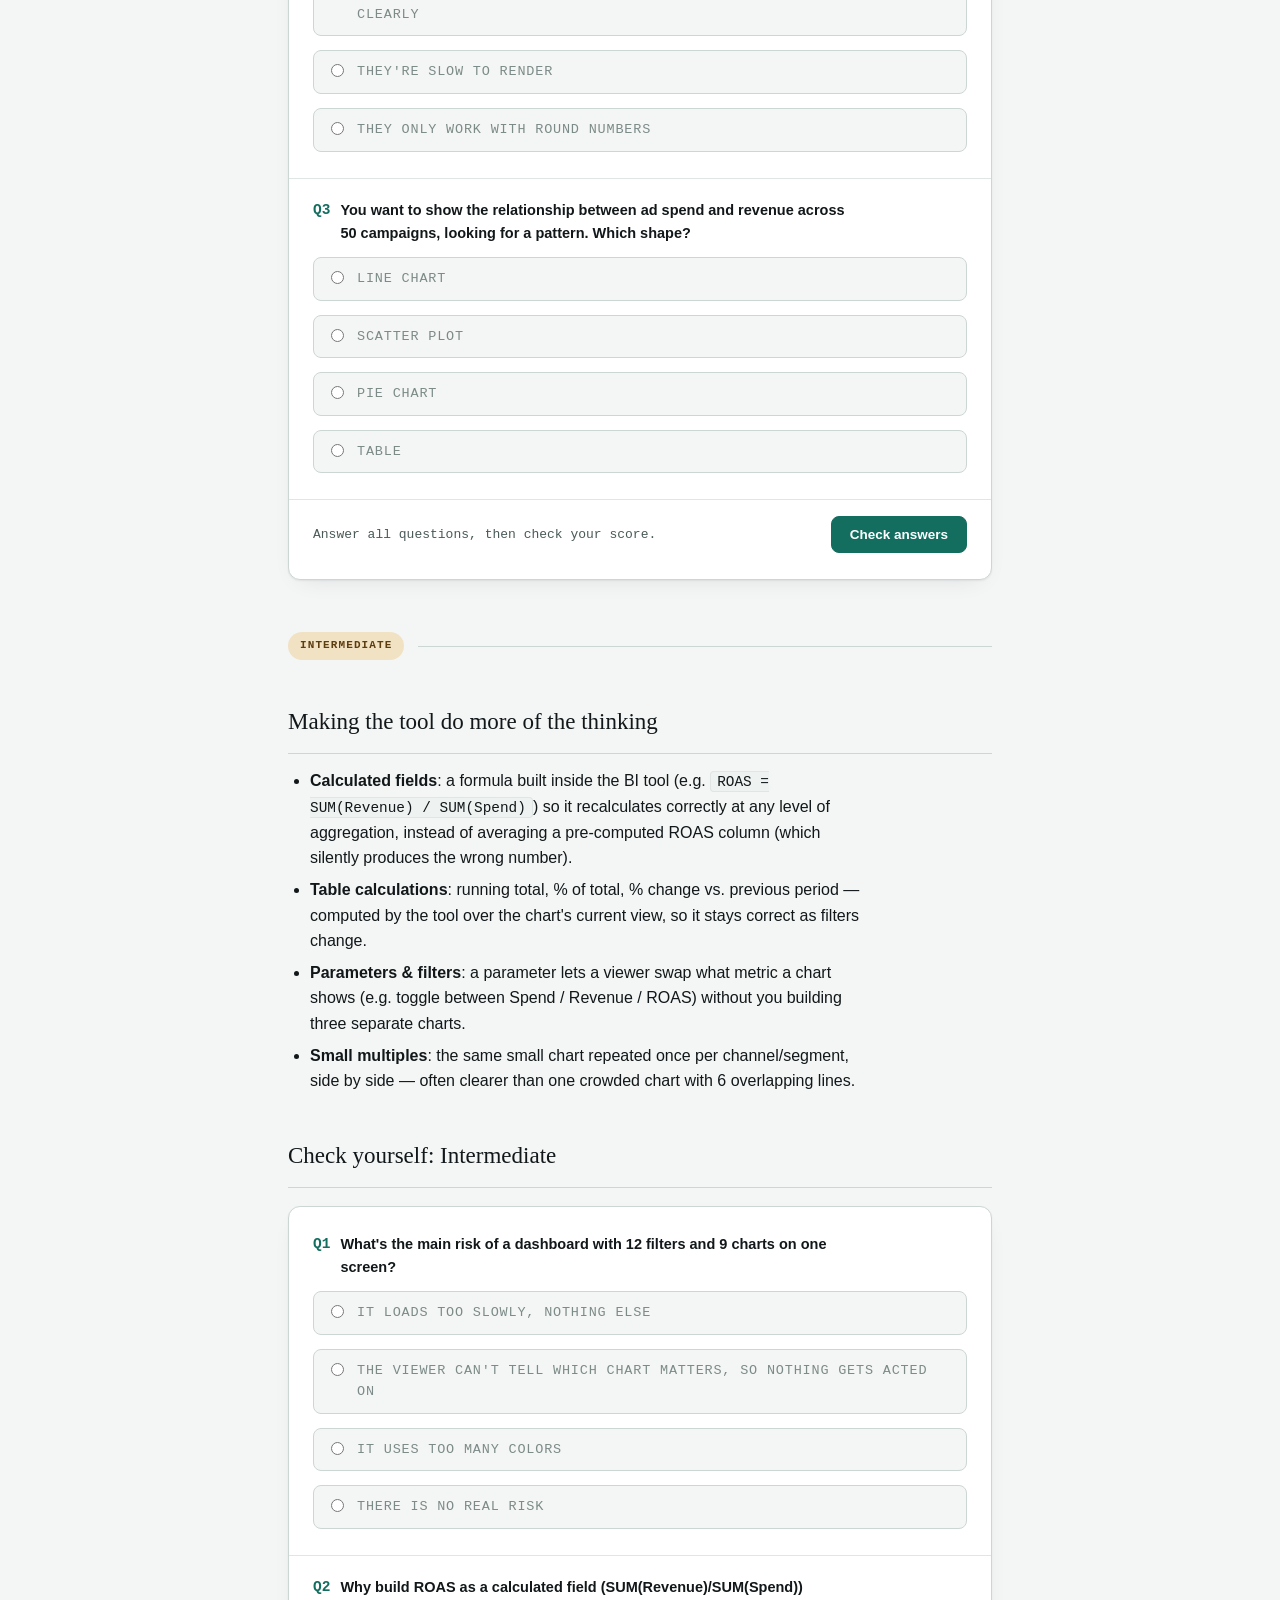
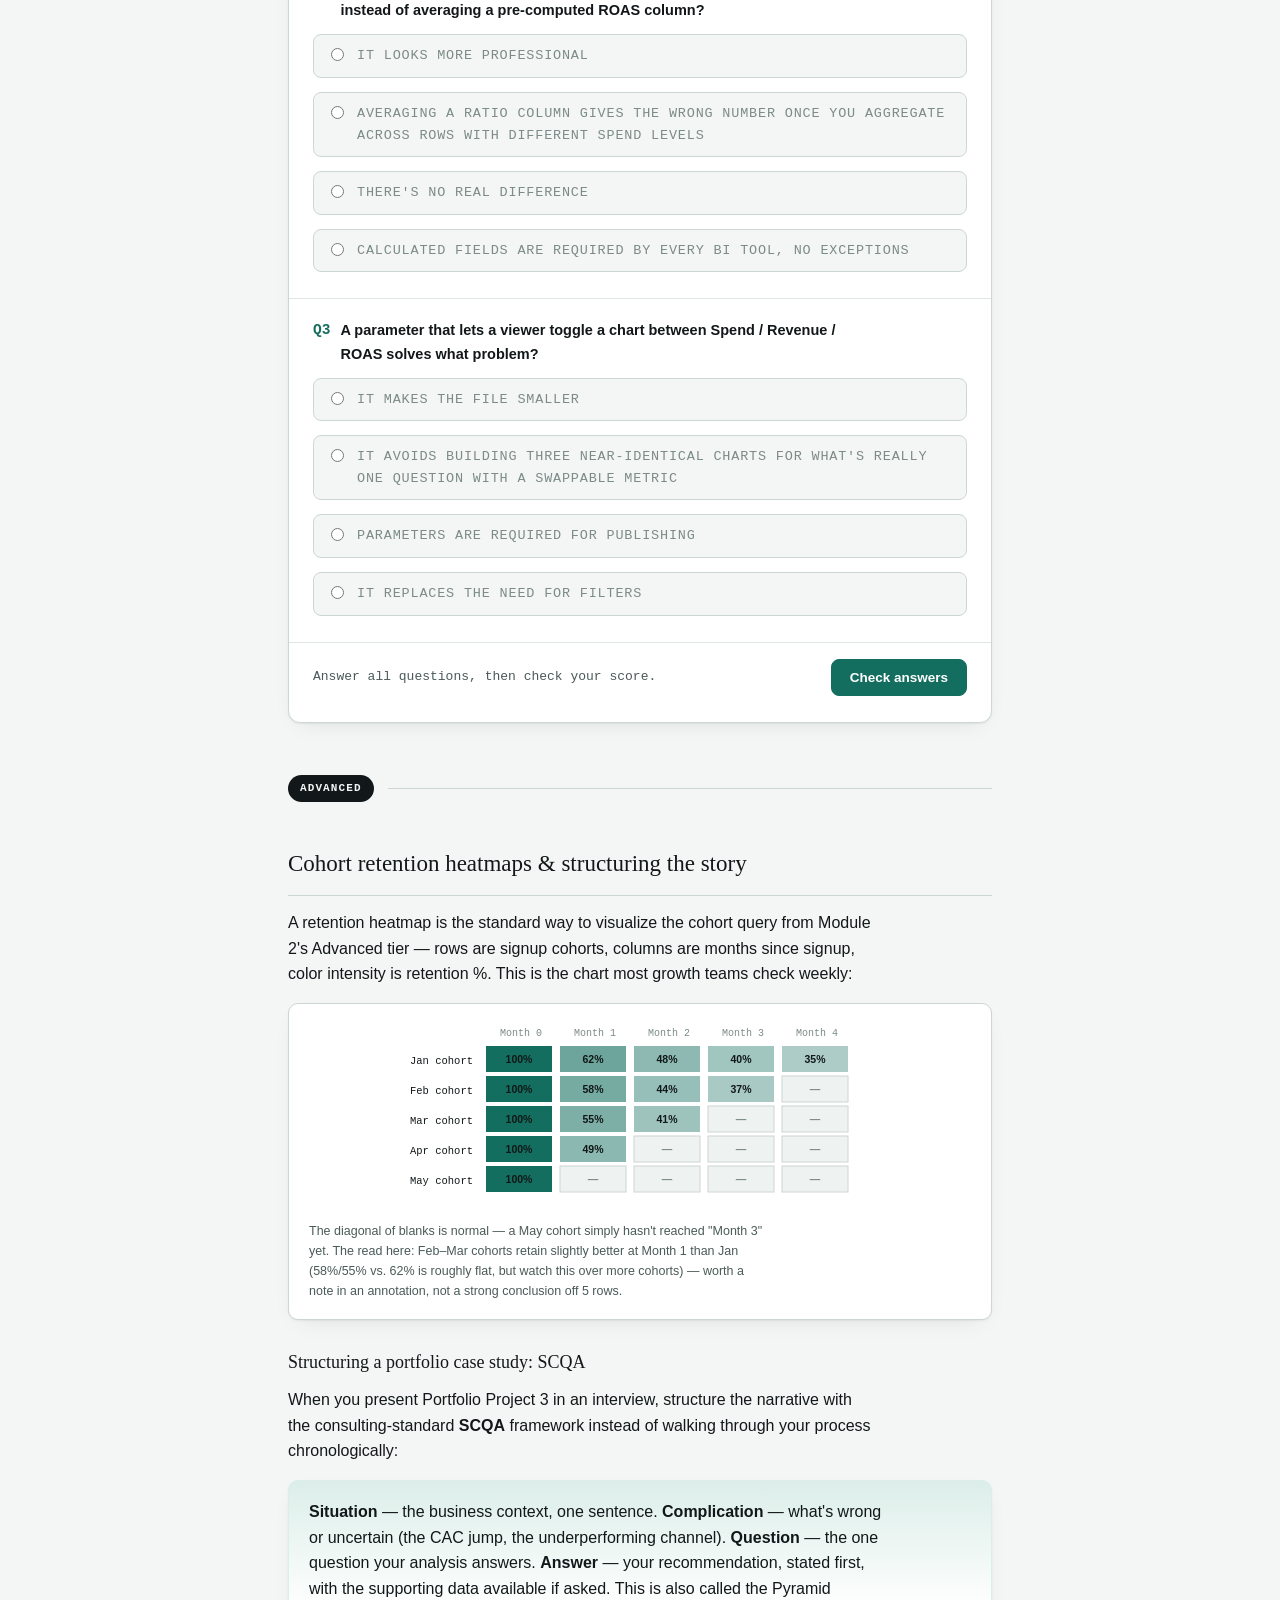
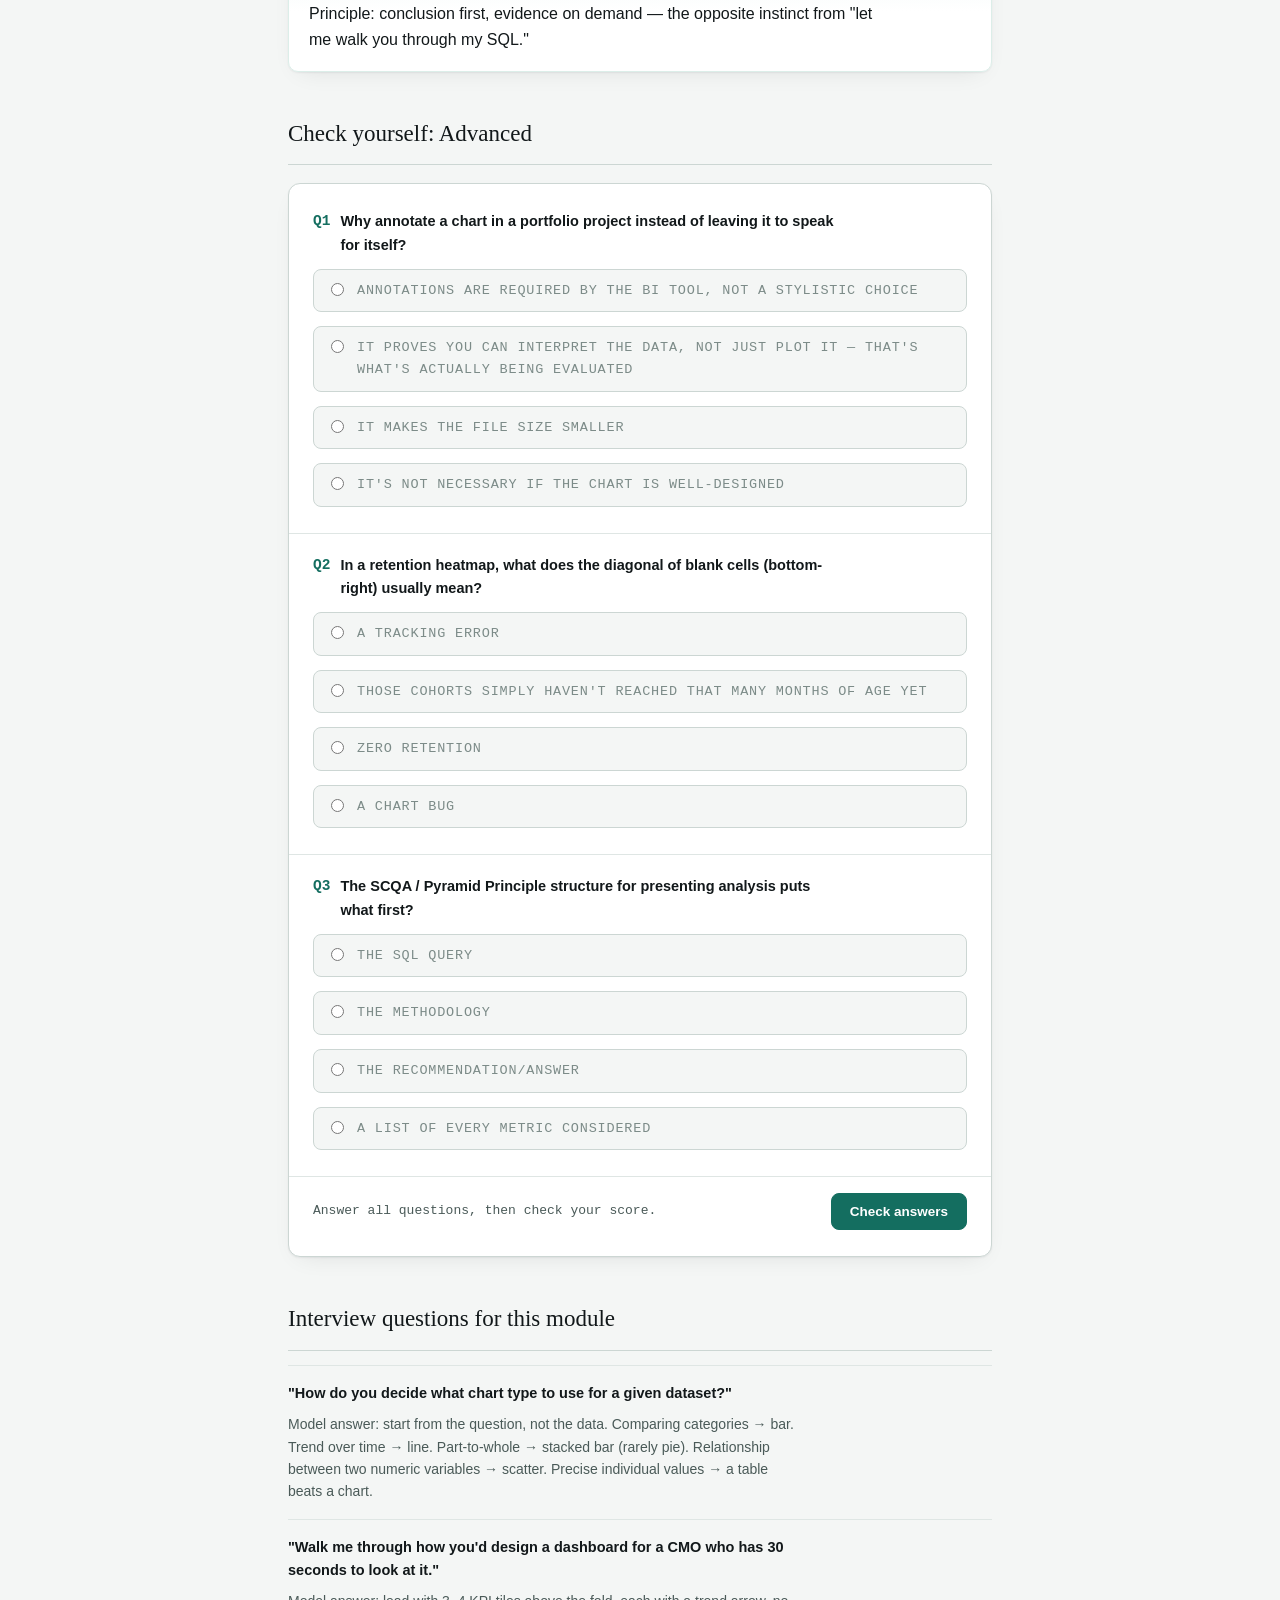
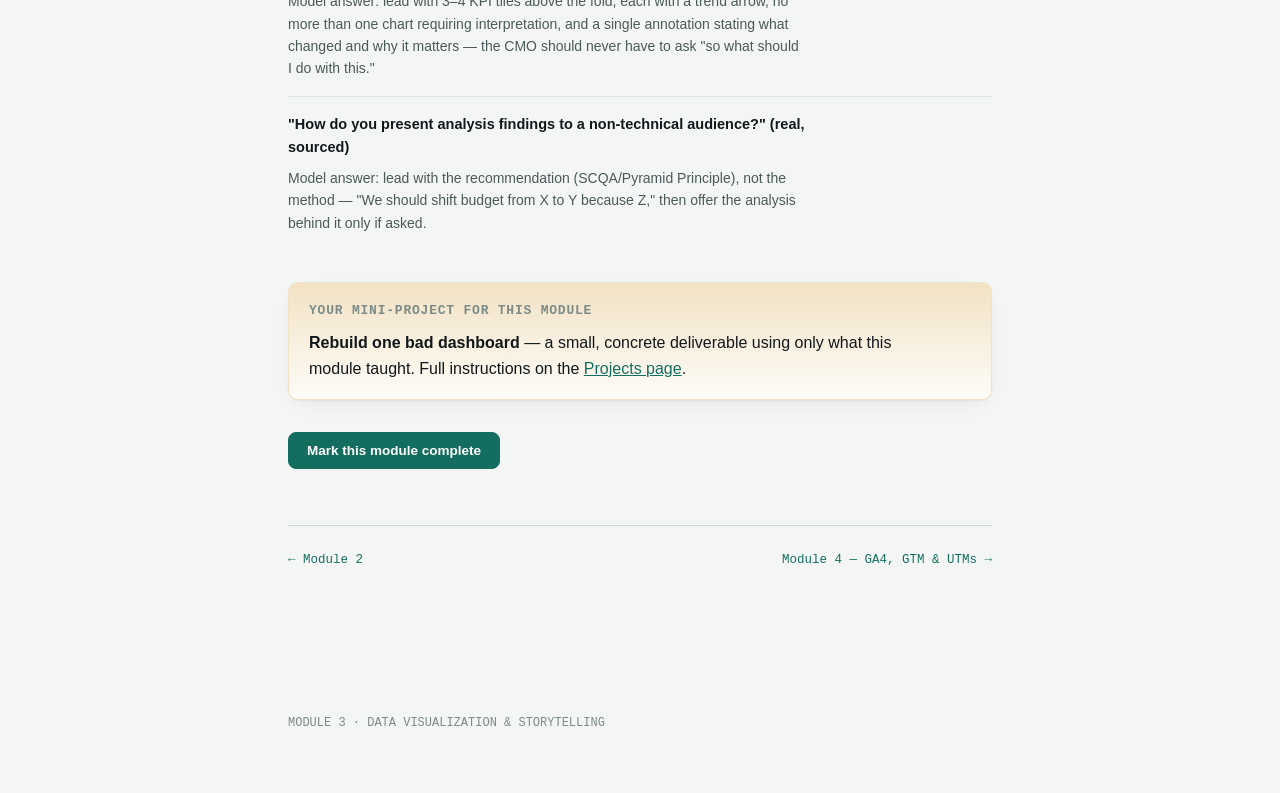
<file: module-3.html>
<!doctype html>
<html lang="en">
<head>
<meta charset="utf-8">
<title>Module 3 — Data Viz & Storytelling</title>
<meta name="viewport" content="width=device-width, initial-scale=1">
<link rel="stylesheet" href="assets/styles.css">
</head>
<body>
<div class="topbar" id="topbar-mount" data-current="m3"></div>

<main class="page">
  <div class="lesson-head">
    <p class="lesson-num">Module 3</p>
    <h1>Data Visualization &amp; Storytelling</h1>
    <p class="lesson-goal">Power BI, and the UX judgment that separates a chart from a dashboard someone can actually use in 30 seconds.</p>
  </div>

  <div class="tier-divider"><span class="tier-badge beginner">Beginner</span><span class="tline"></span></div>

  <h2>Start here: five chart shapes, five jobs</h2>
  <p>Before "which tool" comes "which chart" — and that choice follows entirely from the question being asked, not from what looks impressive. Five shapes cover almost every real marketing question:</p>

  <div class="diagram">
    <p class="diagram-label">match the shape to the question</p>
    <svg viewBox="0 0 640 190" width="100%" height="190" role="img" aria-label="Five mini chart icons: a bar chart for comparing categories, a line chart for trend over time, a scatter plot for relationship between two numbers, a table for precise individual values, and a stacked bar for part-to-whole">
      <g font-family="var(--sans)" font-size="9.5" fill="var(--code-ink)">
        <!-- bar -->
        <g transform="translate(10,10)">
          <rect x="0" y="0" width="110" height="90" rx="6" fill="var(--code-bg)"/>
          <g fill="var(--teal)"><rect x="14" y="50" width="14" height="30"/><rect x="36" y="30" width="14" height="50"/><rect x="58" y="45" width="14" height="35"/><rect x="80" y="20" width="14" height="60"/></g>
          <text x="55" y="105" text-anchor="middle" font-weight="700">BAR</text>
          <text x="55" y="118" text-anchor="middle" opacity="0.7">compare categories</text>
        </g>
        <!-- line -->
        <g transform="translate(135,10)">
          <rect x="0" y="0" width="110" height="90" rx="6" fill="var(--code-bg)"/>
          <polyline points="10,70 35,55 60,60 85,25 100,35" fill="none" stroke="var(--teal)" stroke-width="2.5"/>
          <text x="55" y="105" text-anchor="middle" font-weight="700">LINE</text>
          <text x="55" y="118" text-anchor="middle" opacity="0.7">trend over time</text>
        </g>
        <!-- scatter -->
        <g transform="translate(260,10)">
          <rect x="0" y="0" width="110" height="90" rx="6" fill="var(--code-bg)"/>
          <g fill="var(--gold)"><circle cx="20" cy="70" r="3.5"/><circle cx="40" cy="55" r="3.5"/><circle cx="55" cy="60" r="3.5"/><circle cx="70" cy="40" r="3.5"/><circle cx="85" cy="35" r="3.5"/><circle cx="95" cy="20" r="3.5"/><circle cx="60" cy="30" r="3.5"/></g>
          <text x="55" y="105" text-anchor="middle" font-weight="700">SCATTER</text>
          <text x="55" y="118" text-anchor="middle" opacity="0.7">relationship, 2 numbers</text>
        </g>
        <!-- table -->
        <g transform="translate(385,10)">
          <rect x="0" y="0" width="110" height="90" rx="6" fill="var(--code-bg)"/>
          <g stroke="#24312f" stroke-width="1"><rect x="10" y="10" width="90" height="16" fill="#1a2523"/><rect x="10" y="26" width="90" height="16" fill="none"/><rect x="10" y="42" width="90" height="16" fill="none"/><rect x="10" y="58" width="90" height="16" fill="none"/></g>
          <text x="55" y="105" text-anchor="middle" font-weight="700">TABLE</text>
          <text x="55" y="118" text-anchor="middle" opacity="0.7">precise individual values</text>
        </g>
        <!-- stacked bar -->
        <g transform="translate(510,10)">
          <rect x="0" y="0" width="110" height="90" rx="6" fill="var(--code-bg)"/>
          <g><rect x="35" y="15" width="40" height="24" fill="var(--teal)"/><rect x="35" y="39" width="40" height="18" fill="var(--gold)"/><rect x="35" y="57" width="40" height="23" fill="var(--teal)" opacity="0.5"/></g>
          <text x="55" y="105" text-anchor="middle" font-weight="700">STACKED %</text>
          <text x="55" y="118" text-anchor="middle" opacity="0.7">part-to-whole</text>
        </g>
      </g>
      <text x="0" y="155" font-family="var(--sans)" font-size="10.5" fill="var(--code-ink)" opacity="0.75">Notice pie charts aren't here. They're readable for exactly 2–3 slices and get worse from there — a stacked bar or a simple table almost always communicates part-to-whole better.</text>
      <text x="0" y="175" font-family="var(--sans)" font-size="10.5" fill="var(--code-ink)" opacity="0.75">Every chart choice below follows from this: identify the question first ("compare," "trend," "relationship," "exact value," "share"), then pick the shape built for it.</text>
    </svg>
  </div>

  <h2>Core concepts</h2>
  <ul>
    <li><strong>Chart selection</strong>: when a line, bar, or table beats a fancier alternative (usually: often).</li>
    <li><strong>Dashboard UX</strong>: one primary "so what" per view, filters that don't overwhelm, clear hierarchy.</li>
    <li><strong>Live data</strong>: connect a real source (CSV, SQL result) rather than pasting static numbers.</li>
    <li><strong>Annotating</strong>: every chart in a portfolio piece needs one sentence of interpretation next to it.</li>
  </ul>

  <p style="color:var(--ink-muted); font-size:14px;">A well-built dashboard reads top-to-bottom, glance to detail. Here's what that actually looks like as a mockup — not a diagram of boxes, an actual miniature dashboard:</p>
  <div class="box" style="padding:18px 20px;">
    <svg viewBox="0 0 640 300" width="100%" height="300" role="img" aria-label="Mockup dashboard: four KPI tiles at top, a revenue trend line chart, a bar chart of revenue by channel, and a detail table at the bottom">
      <g font-family="var(--sans)">
        <!-- KPI tiles -->
        <g>
          <rect x="0" y="0" width="145" height="56" rx="8" fill="var(--teal-soft)" stroke="var(--line)"/>
          <text x="12" y="22" font-size="9.5" fill="var(--ink-faint)">SPEND</text><text x="12" y="42" font-size="17" font-weight="700" fill="var(--ink)">$41.2K</text>
          <rect x="157" y="0" width="145" height="56" rx="8" fill="var(--teal-soft)" stroke="var(--line)"/>
          <text x="169" y="22" font-size="9.5" fill="var(--ink-faint)">REVENUE</text><text x="169" y="42" font-size="17" font-weight="700" fill="var(--ink)">$118K</text>
          <rect x="314" y="0" width="145" height="56" rx="8" fill="var(--gold-soft)" stroke="var(--line)"/>
          <text x="326" y="22" font-size="9.5" fill="var(--ink-faint)">ROAS</text><text x="326" y="42" font-size="17" font-weight="700" fill="var(--ink)">2.9x</text>
          <rect x="471" y="0" width="169" height="56" rx="8" fill="var(--gold-soft)" stroke="var(--line)"/>
          <text x="483" y="22" font-size="9.5" fill="var(--ink-faint)">CAC</text><text x="483" y="42" font-size="17" font-weight="700" fill="var(--ink)">$82</text>
        </g>
        <text x="0" y="82" font-size="10" fill="var(--ink-faint)">REVENUE TREND (context)</text>
        <rect x="0" y="88" width="640" height="70" rx="8" fill="var(--surface-2)" stroke="var(--line)"/>
        <polyline points="16,140 100,130 184,115 268,125 352,100 436,90 520,95 604,70" fill="none" stroke="var(--teal)" stroke-width="2.5"/>
        <circle cx="604" cy="70" r="4" fill="var(--teal)"/>
        <text x="0" y="180" font-size="10" fill="var(--ink-faint)">REVENUE BY CHANNEL (diagnosis)</text>
        <rect x="0" y="186" width="640" height="70" rx="8" fill="var(--surface-2)" stroke="var(--line)"/>
        <g fill="var(--gold)">
          <rect x="24" y="206" width="60" height="40" rx="3"/>
          <rect x="114" y="216" width="60" height="30" rx="3"/>
          <rect x="204" y="198" width="60" height="48" rx="3"/>
          <rect x="294" y="226" width="60" height="20" rx="3"/>
          <rect x="384" y="212" width="60" height="34" rx="3"/>
        </g>
        <text x="0" y="278" font-size="10" fill="var(--ink-faint)">CAMPAIGN DETAIL TABLE (drill-down)</text>
        <rect x="0" y="284" width="640" height="14" fill="var(--surface-2)" stroke="var(--line)"/>
        <rect x="0" y="298" width="640" height="1" fill="var(--line)"/>
      </g>
    </svg>
  </div>

  <h2>Interactive: pick the right chart</h2>
  <p>For each scenario, choose the chart type you'd actually ship. There's a defensible answer, not a trick.</p>
  <div class="tool-card">
    <span class="ttag">Chart picker</span>
    <div id="chart-picker"></div>
    <button id="chart-check" style="margin-top:12px;">Check my picks</button>
    <div class="result-box" id="chart-result" style="display:none;"></div>
  </div>

  <h2>Exercises</h2>
  <ol>
    <li>Pull the SQL output from Module 2 (revenue by channel/month) into Power BI Desktop (free).</li>
    <li>Build a 3-view dashboard: overview (KPI tiles), channel breakdown (bar/line), drill-down table.</li>
    <li>Add one date-range filter and one annotation callout per view.</li>
    <li>Find a dashboard online you think is bad and rewrite its worst chart on paper.</li>
  </ol>

  <h2>Check yourself: Beginner</h2>
  <div id="quiz-mount-beginner"></div>

  <div class="tier-divider"><span class="tier-badge intermediate">Intermediate</span><span class="tline"></span></div>

  <h2>Making the tool do more of the thinking</h2>
  <ul>
    <li><strong>Calculated fields</strong>: a formula built inside the BI tool (e.g. <code class="inline">ROAS = SUM(Revenue) / SUM(Spend)</code>) so it recalculates correctly at any level of aggregation, instead of averaging a pre-computed ROAS column (which silently produces the wrong number).</li>
    <li><strong>Table calculations</strong>: running total, % of total, % change vs. previous period — computed by the tool over the chart's current view, so it stays correct as filters change.</li>
    <li><strong>Parameters &amp; filters</strong>: a parameter lets a viewer swap what metric a chart shows (e.g. toggle between Spend / Revenue / ROAS) without you building three separate charts.</li>
    <li><strong>Small multiples</strong>: the same small chart repeated once per channel/segment, side by side — often clearer than one crowded chart with 6 overlapping lines.</li>
  </ul>

  <h2>Check yourself: Intermediate</h2>
  <div id="quiz-mount-intermediate"></div>

  <div class="tier-divider"><span class="tier-badge advanced">Advanced</span><span class="tline"></span></div>

  <h2>Cohort retention heatmaps &amp; structuring the story</h2>
  <p>A retention heatmap is the standard way to visualize the cohort query from Module 2's Advanced tier — rows are signup cohorts, columns are months since signup, color intensity is retention %. This is the chart most growth teams check weekly:</p>

  <div class="box" style="padding:18px 20px;">
    <svg viewBox="0 0 460 180" width="100%" height="180" role="img" aria-label="Retention heatmap: rows are monthly signup cohorts, columns are months since signup, darker cells mean higher retention percentage, fading right as cohorts age">
      <g font-family="var(--mono)" font-size="10">
        <text x="90" y="14" fill="var(--ink-faint)">Month 0</text>
        <text x="164" y="14" fill="var(--ink-faint)">Month 1</text>
        <text x="238" y="14" fill="var(--ink-faint)">Month 2</text>
        <text x="312" y="14" fill="var(--ink-faint)">Month 3</text>
        <text x="386" y="14" fill="var(--ink-faint)">Month 4</text>
      </g>
      <g font-family="var(--mono)" font-size="10.5" fill="var(--ink)">
        <text x="0" y="42">Jan cohort</text>
        <text x="0" y="72">Feb cohort</text>
        <text x="0" y="102">Mar cohort</text>
        <text x="0" y="132">Apr cohort</text>
        <text x="0" y="162">May cohort</text>
      </g>
      <g font-family="var(--sans)" font-size="10.5" font-weight="700" text-anchor="middle">
        <!-- Jan row: 100 62 48 40 35 -->
        <rect x="76" y="24" width="66" height="26" fill="var(--teal)" opacity="1.0"/><text x="109" y="41" fill="var(--code-bg)">100%</text>
        <rect x="150" y="24" width="66" height="26" fill="var(--teal)" opacity="0.62"/><text x="183" y="41" fill="var(--code-bg)">62%</text>
        <rect x="224" y="24" width="66" height="26" fill="var(--teal)" opacity="0.48"/><text x="257" y="41" fill="var(--code-bg)">48%</text>
        <rect x="298" y="24" width="66" height="26" fill="var(--teal)" opacity="0.40"/><text x="331" y="41" fill="var(--ink)">40%</text>
        <rect x="372" y="24" width="66" height="26" fill="var(--teal)" opacity="0.35"/><text x="405" y="41" fill="var(--ink)">35%</text>
        <!-- Feb row: 100 58 44 37 -->
        <rect x="76" y="54" width="66" height="26" fill="var(--teal)" opacity="1.0"/><text x="109" y="71" fill="var(--code-bg)">100%</text>
        <rect x="150" y="54" width="66" height="26" fill="var(--teal)" opacity="0.58"/><text x="183" y="71" fill="var(--code-bg)">58%</text>
        <rect x="224" y="54" width="66" height="26" fill="var(--teal)" opacity="0.44"/><text x="257" y="71" fill="var(--ink)">44%</text>
        <rect x="298" y="54" width="66" height="26" fill="var(--teal)" opacity="0.37"/><text x="331" y="71" fill="var(--ink)">37%</text>
        <rect x="372" y="54" width="66" height="26" fill="var(--surface-2)" stroke="var(--line)"/><text x="405" y="71" fill="var(--ink-faint)">—</text>
        <!-- Mar row: 100 55 41 -->
        <rect x="76" y="84" width="66" height="26" fill="var(--teal)" opacity="1.0"/><text x="109" y="101" fill="var(--code-bg)">100%</text>
        <rect x="150" y="84" width="66" height="26" fill="var(--teal)" opacity="0.55"/><text x="183" y="101" fill="var(--code-bg)">55%</text>
        <rect x="224" y="84" width="66" height="26" fill="var(--teal)" opacity="0.41"/><text x="257" y="101" fill="var(--ink)">41%</text>
        <rect x="298" y="84" width="66" height="26" fill="var(--surface-2)" stroke="var(--line)"/><text x="331" y="101" fill="var(--ink-faint)">—</text>
        <rect x="372" y="84" width="66" height="26" fill="var(--surface-2)" stroke="var(--line)"/><text x="405" y="101" fill="var(--ink-faint)">—</text>
        <!-- Apr row: 100 49 -->
        <rect x="76" y="114" width="66" height="26" fill="var(--teal)" opacity="1.0"/><text x="109" y="131" fill="var(--code-bg)">100%</text>
        <rect x="150" y="114" width="66" height="26" fill="var(--teal)" opacity="0.49"/><text x="183" y="131" fill="var(--code-bg)">49%</text>
        <rect x="224" y="114" width="66" height="26" fill="var(--surface-2)" stroke="var(--line)"/><text x="257" y="131" fill="var(--ink-faint)">—</text>
        <rect x="298" y="114" width="66" height="26" fill="var(--surface-2)" stroke="var(--line)"/><text x="331" y="131" fill="var(--ink-faint)">—</text>
        <rect x="372" y="114" width="66" height="26" fill="var(--surface-2)" stroke="var(--line)"/><text x="405" y="131" fill="var(--ink-faint)">—</text>
        <!-- May row: 100 -->
        <rect x="76" y="144" width="66" height="26" fill="var(--teal)" opacity="1.0"/><text x="109" y="161" fill="var(--code-bg)">100%</text>
        <rect x="150" y="144" width="66" height="26" fill="var(--surface-2)" stroke="var(--line)"/><text x="183" y="161" fill="var(--ink-faint)">—</text>
        <rect x="224" y="144" width="66" height="26" fill="var(--surface-2)" stroke="var(--line)"/><text x="257" y="161" fill="var(--ink-faint)">—</text>
        <rect x="298" y="144" width="66" height="26" fill="var(--surface-2)" stroke="var(--line)"/><text x="331" y="161" fill="var(--ink-faint)">—</text>
        <rect x="372" y="144" width="66" height="26" fill="var(--surface-2)" stroke="var(--line)"/><text x="405" y="161" fill="var(--ink-faint)">—</text>
      </g>
    </svg>
    <p style="margin:12px 0 0; font-size:12.5px; color:var(--ink-muted);">The diagonal of blanks is normal — a May cohort simply hasn't reached "Month 3" yet. The read here: Feb–Mar cohorts retain slightly better at Month 1 than Jan (58%/55% vs. 62% is roughly flat, but watch this over more cohorts) — worth a note in an annotation, not a strong conclusion off 5 rows.</p>
  </div>

  <h3>Structuring a portfolio case study: SCQA</h3>
  <p>When you present Portfolio Project 3 in an interview, structure the narrative with the consulting-standard <strong>SCQA</strong> framework instead of walking through your process chronologically:</p>
  <div class="box teal">
    <p style="margin:0"><strong>Situation</strong> — the business context, one sentence. <strong>Complication</strong> — what's wrong or uncertain (the CAC jump, the underperforming channel). <strong>Question</strong> — the one question your analysis answers. <strong>Answer</strong> — your recommendation, stated first, with the supporting data available if asked. This is also called the Pyramid Principle: conclusion first, evidence on demand — the opposite instinct from "let me walk you through my SQL."</p>
  </div>

  <h2>Check yourself: Advanced</h2>
  <div id="quiz-mount-advanced"></div>

  <h2>Interview questions for this module</h2>
  <div class="qa">
    <p class="q">"How do you decide what chart type to use for a given dataset?"</p>
    <p class="a">Model answer: start from the question, not the data. Comparing categories → bar. Trend over time → line. Part-to-whole → stacked bar (rarely pie). Relationship between two numeric variables → scatter. Precise individual values → a table beats a chart.</p>
  </div>
  <div class="qa">
    <p class="q">"Walk me through how you'd design a dashboard for a CMO who has 30 seconds to look at it."</p>
    <p class="a">Model answer: lead with 3–4 KPI tiles above the fold, each with a trend arrow, no more than one chart requiring interpretation, and a single annotation stating what changed and why it matters — the CMO should never have to ask "so what should I do with this."</p>
  </div>
  <div class="qa">
    <p class="q">"How do you present analysis findings to a non-technical audience?" (real, sourced)</p>
    <p class="a">Model answer: lead with the recommendation (SCQA/Pyramid Principle), not the method — "We should shift budget from X to Y because Z," then offer the analysis behind it only if asked.</p>
  </div>

  <div class="box gold" style="margin-top:32px;">
    <h4 style="margin-top:0;">Your mini-project for this module</h4>
    <p style="margin:0"><strong>Rebuild one bad dashboard</strong> — a small, concrete deliverable using only what this module taught. Full instructions on the <a href="projects.html#mini-3">Projects page</a>.</p>
  </div>

  <div style="margin-top:32px;"><button id="complete-btn"></button></div>

  <div class="lesson-nav">
    <a href="module-2.html">← Module 2</a>
    <a href="module-4.html">Module 4 — GA4, GTM &amp; UTMs →</a>
  </div>
</main>

<footer class="site">MODULE 3 · DATA VISUALIZATION &amp; STORYTELLING</footer>

<script src="assets/app.js"></script>
<script>
  const scenarios = [
    { s: 'Revenue trend over the last 12 months', opts: ['Line chart', 'Pie chart', 'Scatter plot'], correct: 0 },
    { s: 'Revenue by channel, single point in time', opts: ['Line chart', 'Bar chart', 'Pie chart'], correct: 1 },
    { s: 'Exact spend, revenue, and ROAS for 40 individual campaigns, for an analyst to sort/filter', opts: ['A sortable table', 'A single giant pie chart', 'A word cloud'], correct: 0 },
    { s: 'Relationship between ad spend and revenue across 50 campaigns, looking for a pattern', opts: ['Bar chart', 'Scatter plot', 'Pie chart'], correct: 1 },
    { s: 'Market share of 4 channels as a % of total spend, for an exec summary slide', opts: ['Stacked bar (or simple %) — not pie', 'Line chart', 'Scatter plot'], correct: 0 },
  ];
  function renderPicker() {
    const mount = document.getElementById('chart-picker');
    mount.innerHTML = scenarios.map((sc, i) => `
      <div class="field" style="margin-bottom:16px;">
        <label style="text-transform:none; font-family:var(--sans); font-size:13.5px; color:var(--ink); letter-spacing:0;">${i + 1}. ${sc.s}</label>
        <select id="chart-sel-${i}">
          ${sc.opts.map((o, oi) => `<option value="${oi}">${o}</option>`).join('')}
        </select>
      </div>`).join('');
  }
  renderPicker();
  document.getElementById('chart-check').addEventListener('click', () => {
    let score = 0;
    scenarios.forEach((sc, i) => {
      const sel = document.getElementById(`chart-sel-${i}`);
      if (parseInt(sel.value, 10) === sc.correct) { score++; sel.style.borderColor = 'var(--good)'; }
      else { sel.style.borderColor = 'var(--bad)'; }
    });
    const res = document.getElementById('chart-result');
    res.style.display = 'block';
    res.className = 'result-box ' + (score === scenarios.length ? 'good' : '');
    res.textContent = `${score} / ${scenarios.length} correct.`;
  });

  initQuiz('quiz-mount-beginner', [
    {
      q: 'A CMO wants to compare revenue across 5 channels at a glance. Best default choice?',
      options: ['Pie chart', 'Bar chart', '3D bar chart', 'Radar chart'],
      correct: 1,
      explain: 'Bar charts let the eye compare lengths accurately; pie/3D/radar charts distort magnitude comparisons.'
    },
    {
      q: 'Why do pie charts get avoided for more than 2–3 slices?',
      options: [
        'They\'re never acceptable in any context',
        'The human eye is bad at comparing angles/areas precisely — a stacked bar or table communicates the same part-to-whole idea more clearly',
        'They\'re slow to render',
        'They only work with round numbers'
      ],
      correct: 1,
      explain: 'This is a form limitation, not a style opinion — angle comparison is measurably less accurate than length comparison for the human eye.'
    },
    {
      q: 'You want to show the relationship between ad spend and revenue across 50 campaigns, looking for a pattern. Which shape?',
      options: ['Line chart', 'Scatter plot', 'Pie chart', 'Table'],
      correct: 1,
      explain: 'Scatter plots exist specifically to reveal the relationship between two numeric variables — a line implies a single ordered sequence, which 50 unordered campaigns aren\'t.'
    }
  ]);

  initQuiz('quiz-mount-intermediate', [
    {
      q: 'What\'s the main risk of a dashboard with 12 filters and 9 charts on one screen?',
      options: [
        'It loads too slowly, nothing else',
        'The viewer can\'t tell which chart matters, so nothing gets acted on',
        'It uses too many colors',
        'There is no real risk'
      ],
      correct: 1,
      explain: 'A dashboard\'s job is to drive a decision. Without hierarchy, every chart competes for attention and none win.'
    },
    {
      q: 'Why build ROAS as a calculated field (SUM(Revenue)/SUM(Spend)) instead of averaging a pre-computed ROAS column?',
      options: [
        'It looks more professional',
        'Averaging a ratio column gives the wrong number once you aggregate across rows with different spend levels',
        'There\'s no real difference',
        'Calculated fields are required by every BI tool, no exceptions'
      ],
      correct: 1,
      explain: 'A calculated field recomputes the ratio from the summed totals at whatever level you\'re viewing — averaging pre-computed ratios weights every row equally regardless of its size, which is usually wrong.'
    },
    {
      q: 'A parameter that lets a viewer toggle a chart between Spend / Revenue / ROAS solves what problem?',
      options: [
        'It makes the file smaller',
        'It avoids building three near-identical charts for what\'s really one question with a swappable metric',
        'Parameters are required for publishing',
        'It replaces the need for filters'
      ],
      correct: 1,
      explain: 'One parameterized chart is easier to maintain and audit than three separate ones that will drift out of sync over time.'
    }
  ]);

  initQuiz('quiz-mount-advanced', [
    {
      q: 'Why annotate a chart in a portfolio project instead of leaving it to speak for itself?',
      options: [
        'Annotations are required by the BI tool, not a stylistic choice',
        'It proves you can interpret the data, not just plot it — that\'s what\'s actually being evaluated',
        'It makes the file size smaller',
        'It\'s not necessary if the chart is well-designed'
      ],
      correct: 1,
      explain: 'Interviewers screen for judgment, not charting mechanics — the one-sentence "so what" is the actual deliverable.'
    },
    {
      q: 'In a retention heatmap, what does the diagonal of blank cells (bottom-right) usually mean?',
      options: ['A tracking error', 'Those cohorts simply haven\'t reached that many months of age yet', 'Zero retention', 'A chart bug'],
      correct: 1,
      explain: 'A May cohort can\'t have "Month 3" data in August — the blank triangle is expected, not missing data.'
    },
    {
      q: 'The SCQA / Pyramid Principle structure for presenting analysis puts what first?',
      options: ['The SQL query', 'The methodology', 'The recommendation/answer', 'A list of every metric considered'],
      correct: 2,
      explain: 'Lead with the answer; make the supporting analysis available on demand, not as the opening act — the opposite of a chronological walkthrough.'
    }
  ]);

  initCompleteButton('m3');
</script>
</body>
</html>
</file>
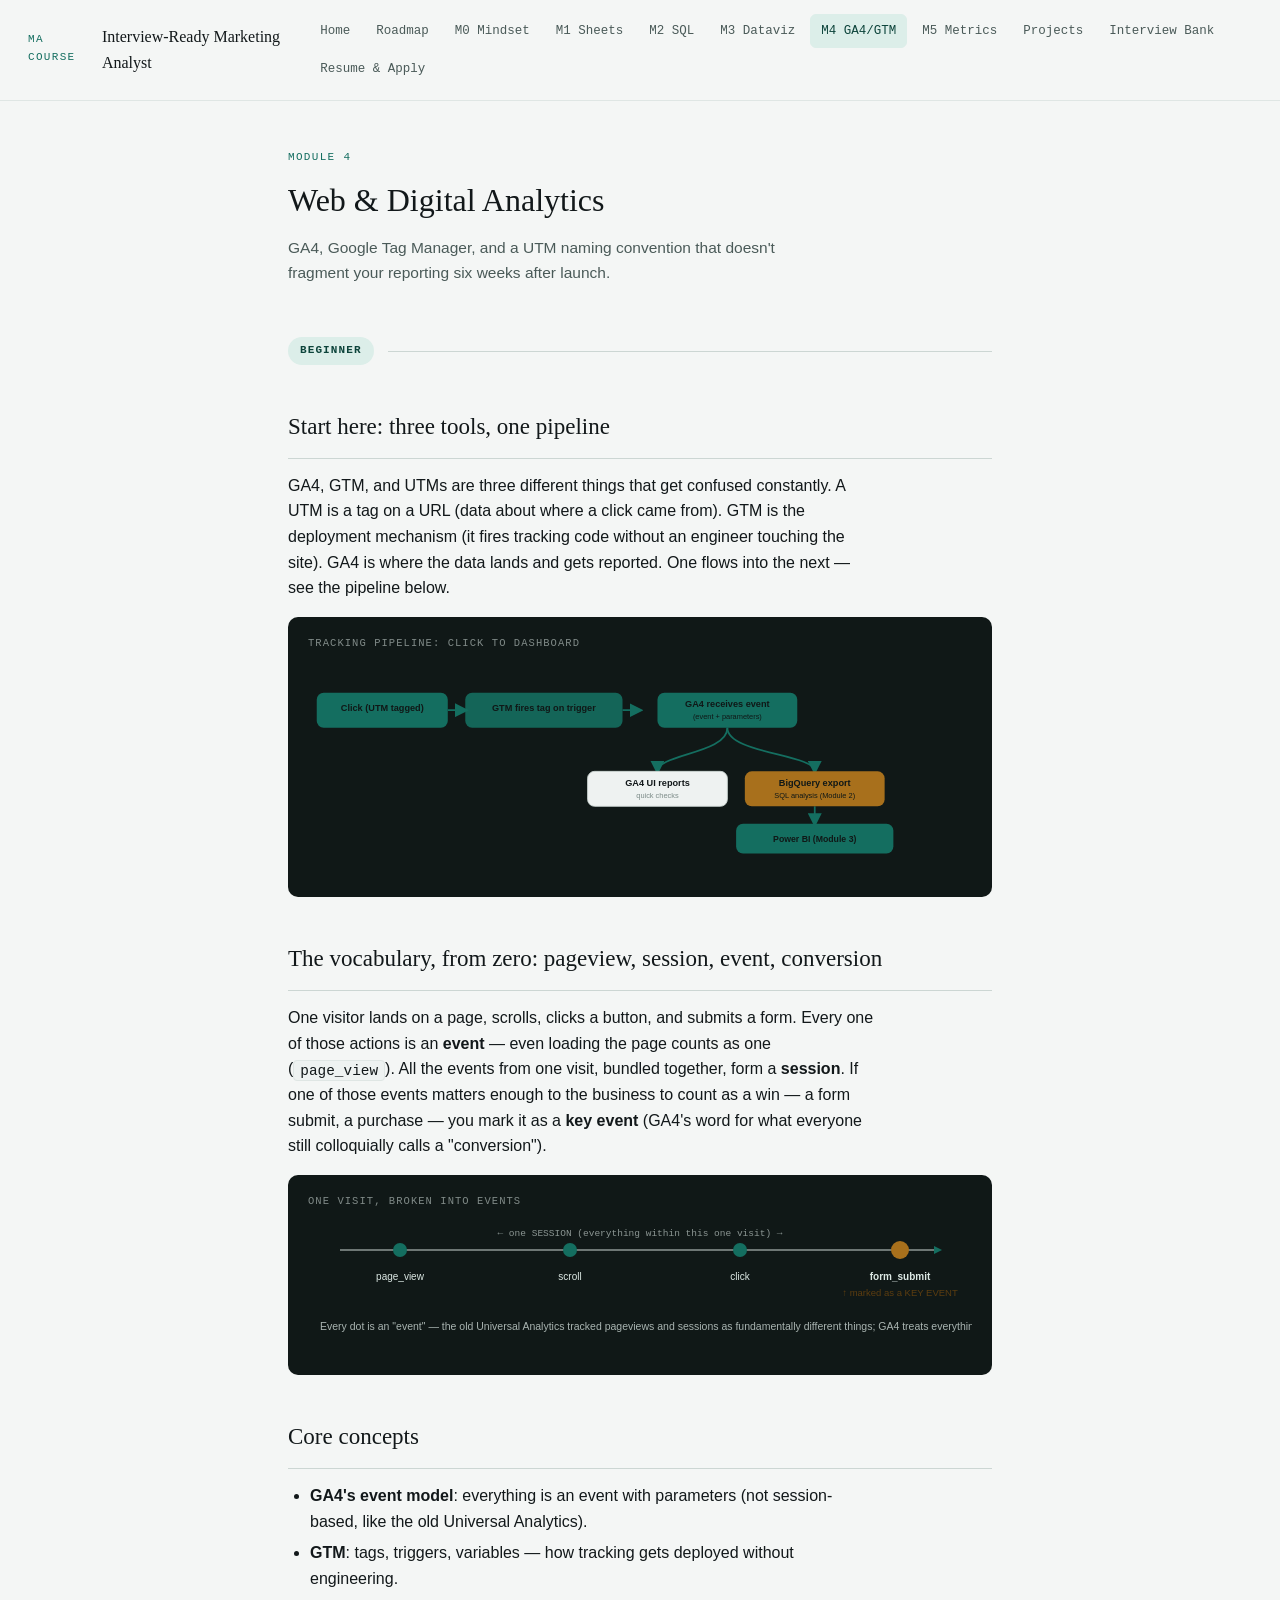
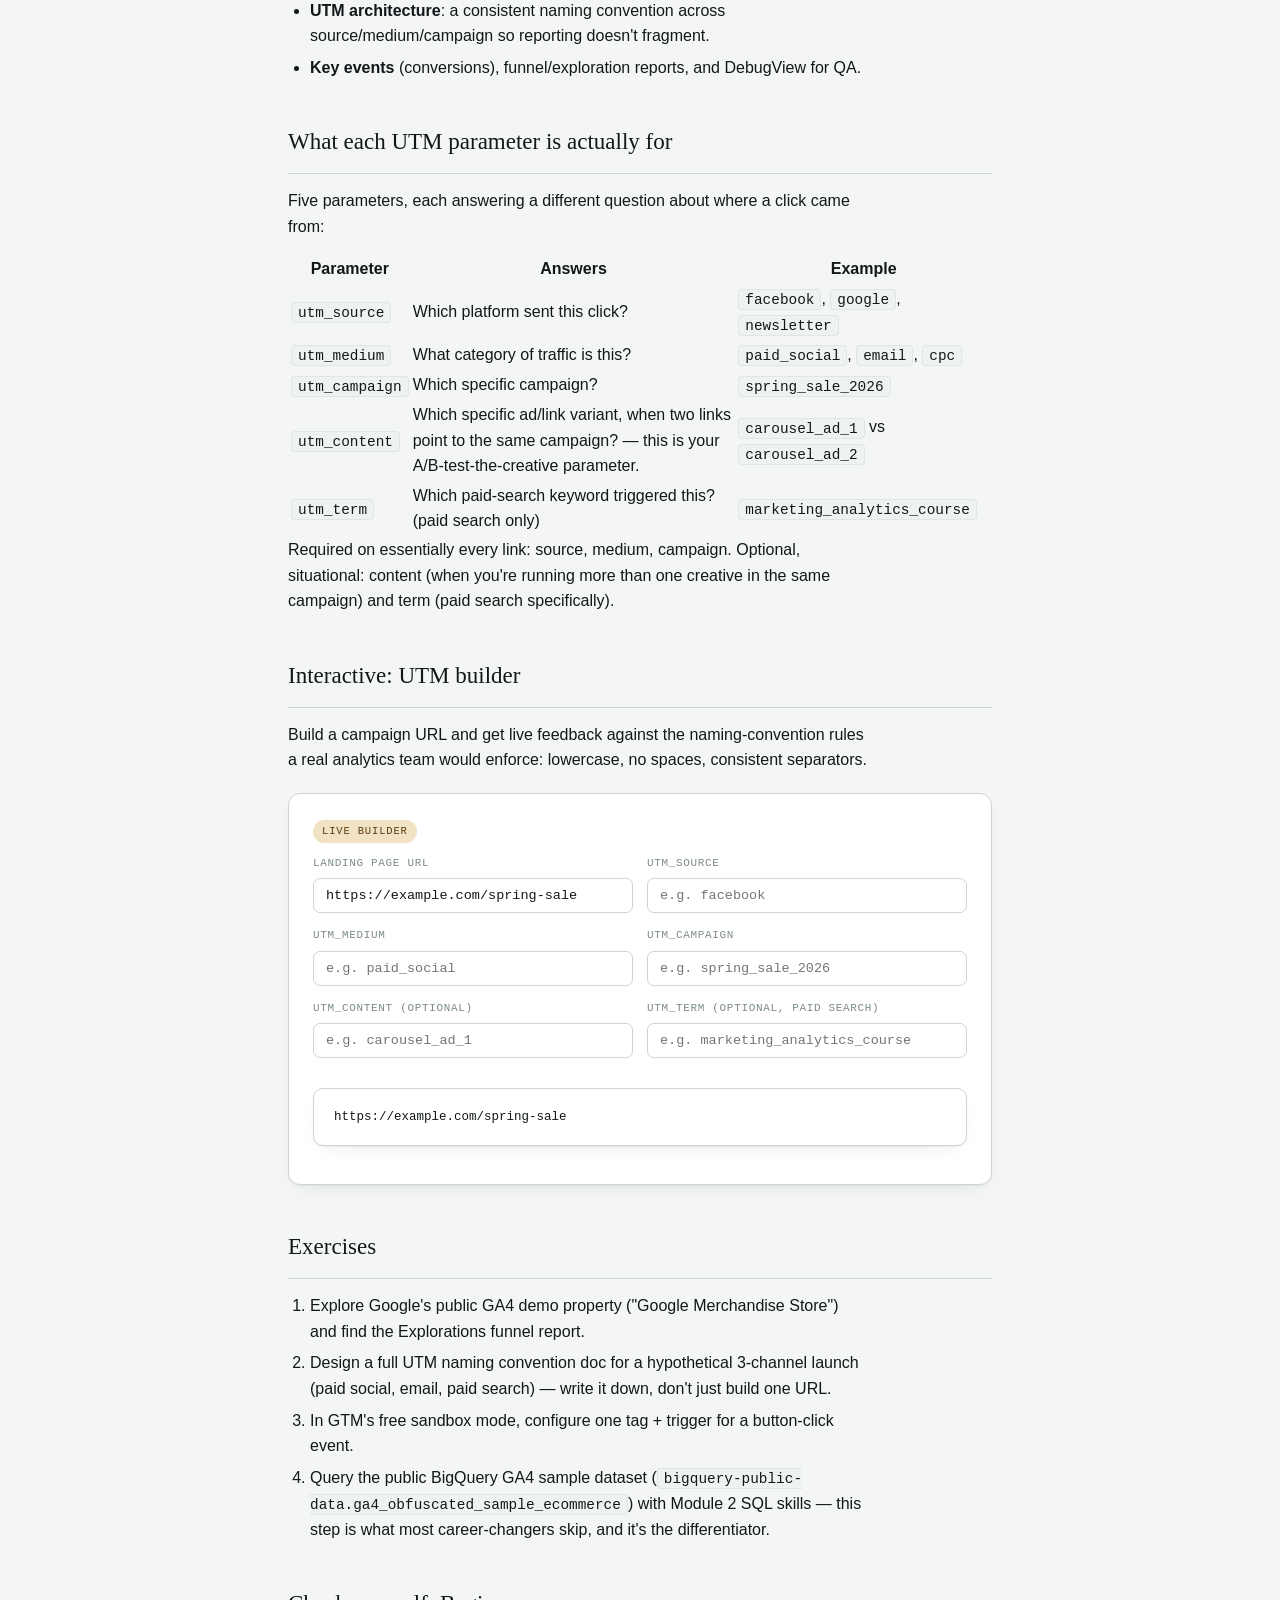
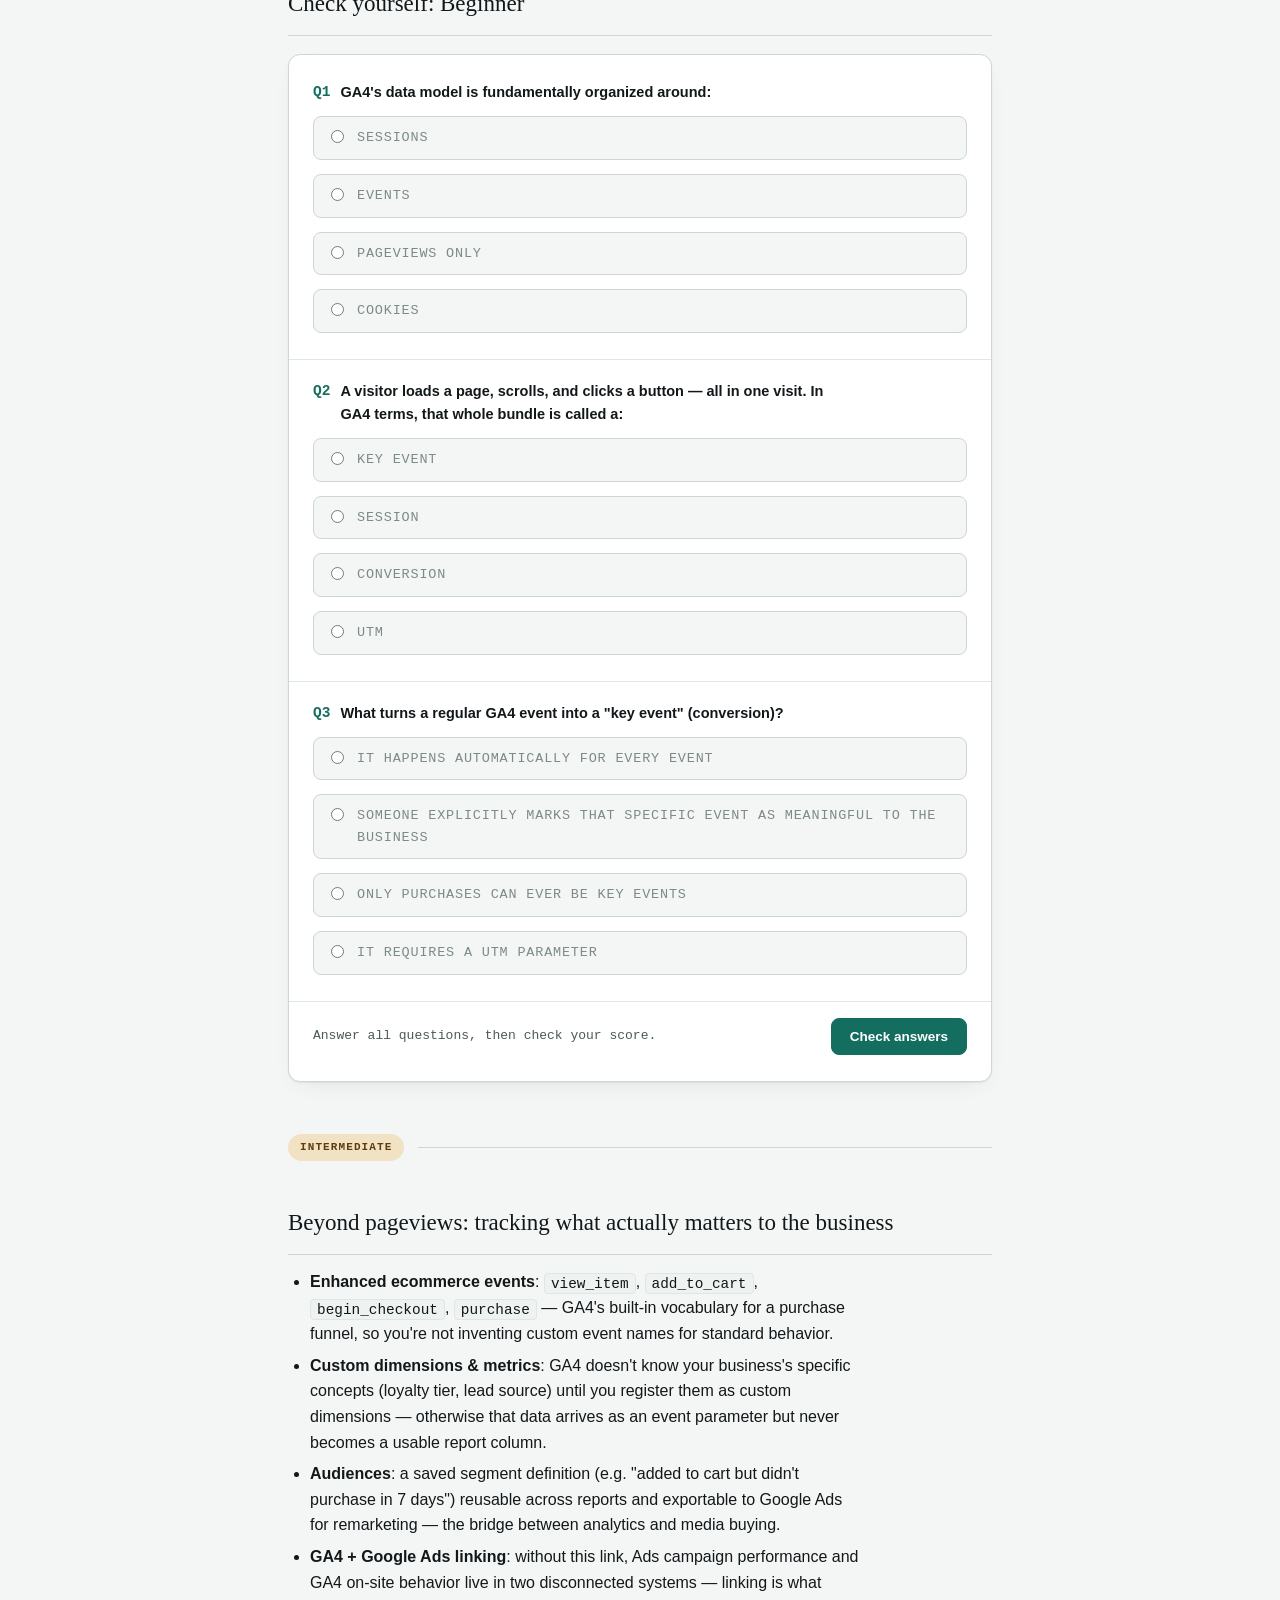
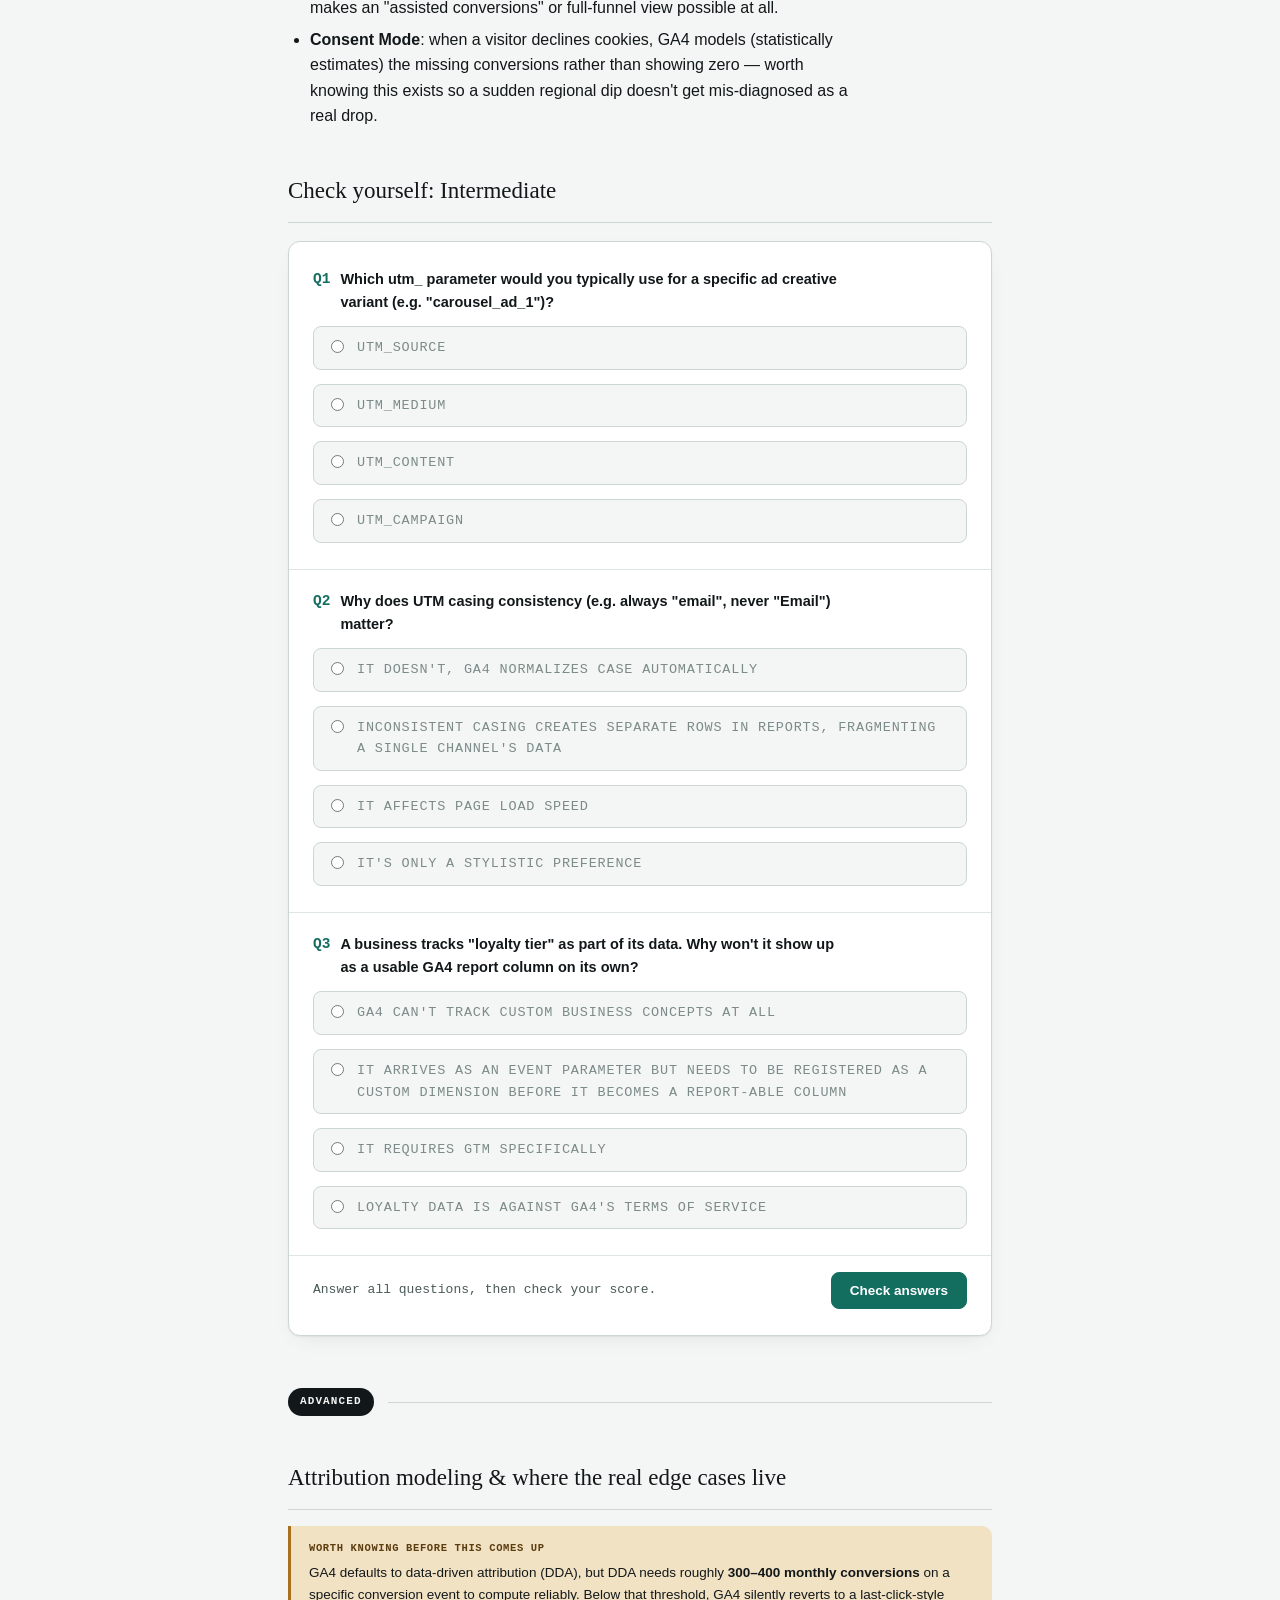
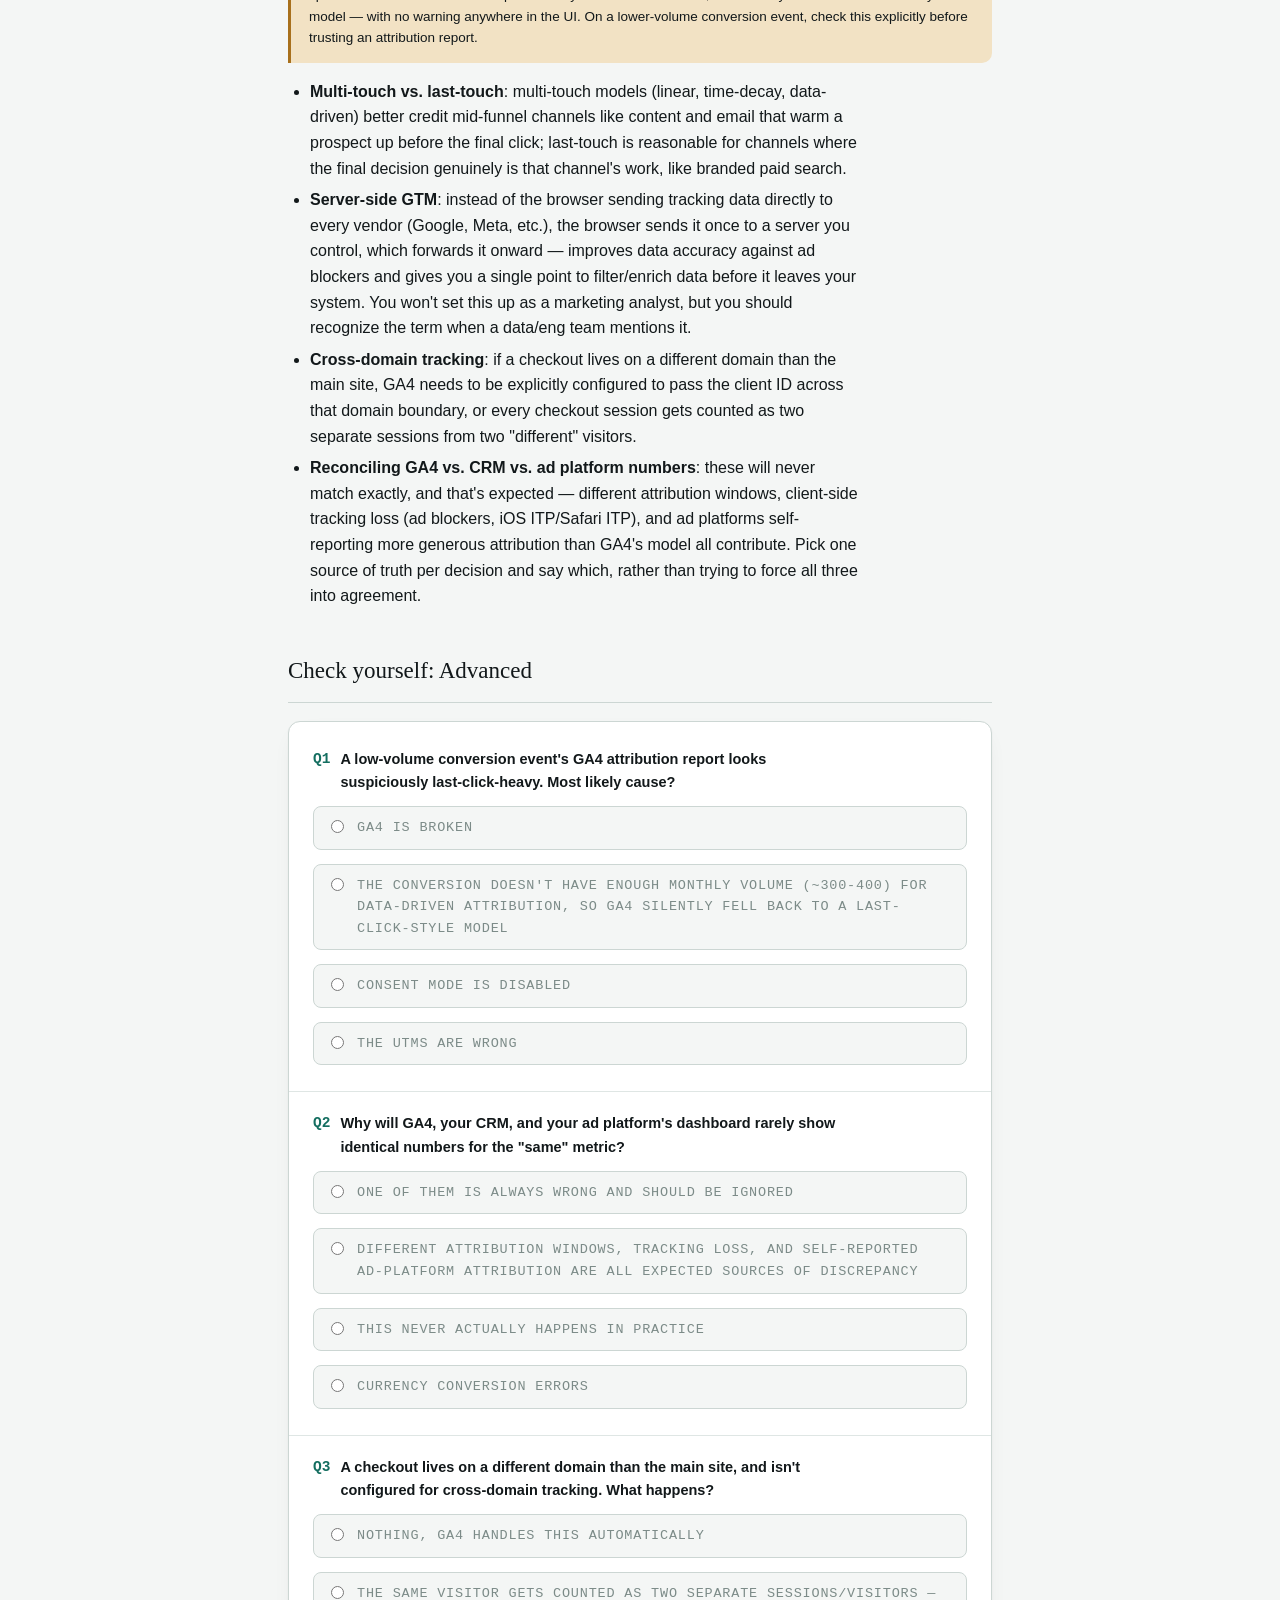
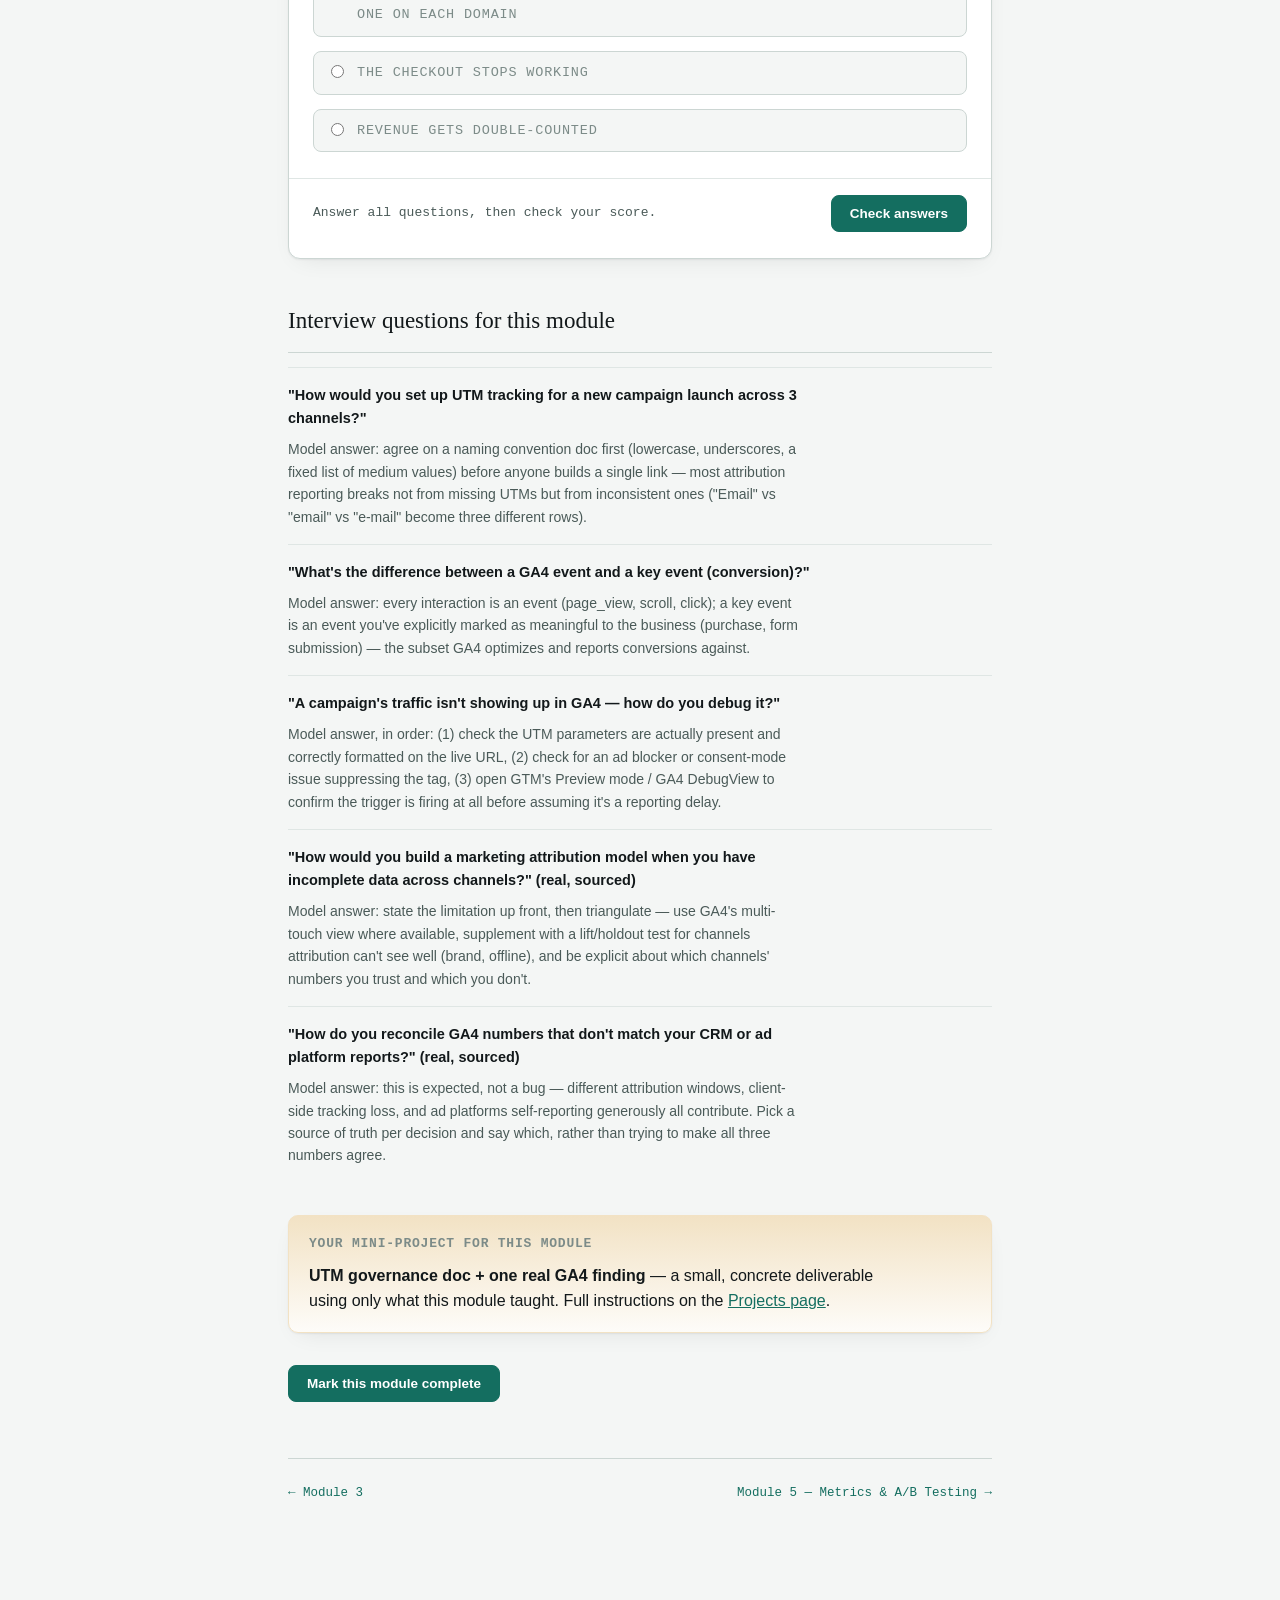
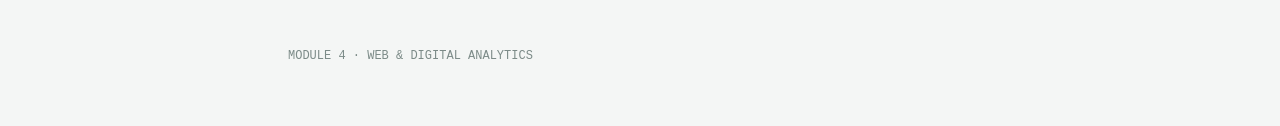
<file: module-4.html>
<!doctype html>
<html lang="en">
<head>
<meta charset="utf-8">
<title>Module 4 — GA4, GTM & UTM Architecture</title>
<meta name="viewport" content="width=device-width, initial-scale=1">
<link rel="stylesheet" href="assets/styles.css">
</head>
<body>
<div class="topbar" id="topbar-mount" data-current="m4"></div>

<main class="page">
  <div class="lesson-head">
    <p class="lesson-num">Module 4</p>
    <h1>Web &amp; Digital Analytics</h1>
    <p class="lesson-goal">GA4, Google Tag Manager, and a UTM naming convention that doesn't fragment your reporting six weeks after launch.</p>
  </div>

  <div class="tier-divider"><span class="tier-badge beginner">Beginner</span><span class="tline"></span></div>

  <h2>Start here: three tools, one pipeline</h2>
  <p>GA4, GTM, and UTMs are three different things that get confused constantly. A UTM is a tag on a URL (data about where a click came from). GTM is the deployment mechanism (it fires tracking code without an engineer touching the site). GA4 is where the data lands and gets reported. One flows into the next — see the pipeline below.</p>

  <div class="diagram">
    <p class="diagram-label">tracking pipeline: click to dashboard</p>
    <svg viewBox="0 0 760 210" width="100%" height="210" role="img" aria-label="Pipeline: UTM-tagged click leads to GTM tag fire, then GA4 event, which branches to GA4 UI reports and BigQuery export, and BigQuery feeds a Power BI dashboard">
      <defs><marker id="arrow4" markerWidth="8" markerHeight="8" refX="6" refY="4" orient="auto"><path d="M0,0 L8,4 L0,8 Z" fill="var(--teal)"/></marker></defs>
      <g stroke="var(--teal)" stroke-width="2" marker-end="url(#arrow4)" fill="none">
        <line x1="160" y1="40" x2="180" y2="40"/>
        <line x1="360" y1="40" x2="380" y2="40"/>
        <path d="M480,60 C480,90 400,90 400,110"/>
        <path d="M480,60 C480,90 580,90 580,110"/>
        <line x1="580" y1="150" x2="580" y2="170"/>
      </g>
      <g font-family="var(--sans)" font-size="11.5" font-weight="700">
        <rect x="10" y="20" width="150" height="40" rx="8" fill="var(--teal)"/>
        <text x="85" y="41" text-anchor="middle" fill="var(--code-bg)" font-size="10.5">Click (UTM tagged)</text>
        <rect x="180" y="20" width="180" height="40" rx="8" fill="var(--teal)" opacity="0.9"/>
        <text x="270" y="41" text-anchor="middle" fill="var(--code-bg)" font-size="10.5">GTM fires tag on trigger</text>
        <rect x="400" y="20" width="160" height="40" rx="8" fill="var(--teal)"/>
        <text x="480" y="36" text-anchor="middle" fill="var(--code-bg)" font-size="10.5">GA4 receives event</text>
        <text x="480" y="50" text-anchor="middle" fill="var(--code-bg)" font-size="8.5" font-weight="400">(event + parameters)</text>

        <rect x="320" y="110" width="160" height="40" rx="8" fill="var(--surface-2)" stroke="var(--line)"/>
        <text x="400" y="127" text-anchor="middle" fill="var(--ink)" font-size="10.5">GA4 UI reports</text>
        <text x="400" y="141" text-anchor="middle" fill="var(--ink-faint)" font-size="8.5" font-weight="400">quick checks</text>

        <rect x="500" y="110" width="160" height="40" rx="8" fill="var(--gold)"/>
        <text x="580" y="127" text-anchor="middle" fill="var(--code-bg)" font-size="10.5">BigQuery export</text>
        <text x="580" y="141" text-anchor="middle" fill="var(--code-bg)" font-size="8.5" font-weight="400">SQL analysis (Module 2)</text>

        <rect x="490" y="170" width="180" height="34" rx="8" fill="var(--teal)"/>
        <text x="580" y="191" text-anchor="middle" fill="var(--code-bg)" font-size="10">Power BI (Module 3)</text>
      </g>
    </svg>
  </div>

  <h2>The vocabulary, from zero: pageview, session, event, conversion</h2>
  <p>One visitor lands on a page, scrolls, clicks a button, and submits a form. Every one of those actions is an <strong>event</strong> — even loading the page counts as one (<code class="inline">page_view</code>). All the events from one visit, bundled together, form a <strong>session</strong>. If one of those events matters enough to the business to count as a win — a form submit, a purchase — you mark it as a <strong>key event</strong> (GA4's word for what everyone still colloquially calls a "conversion").</p>

  <div class="diagram">
    <p class="diagram-label">one visit, broken into events</p>
    <svg viewBox="0 0 640 130" width="100%" height="130" role="img" aria-label="A timeline of one session containing four events: page view, scroll, click, and form submit, with the form submit marked as a key event or conversion">
      <g font-family="var(--mono)" font-size="10">
        <path d="M20,30 L620,30" stroke="var(--line)" stroke-width="1" marker-end="url(#arrow4)"/>
        <text x="320" y="16" text-anchor="middle" fill="var(--code-ink)" opacity="0.6" font-size="9.5">← one SESSION (everything within this one visit) →</text>
      </g>
      <g font-family="var(--sans)" font-size="10">
        <circle cx="80" cy="30" r="7" fill="var(--teal)"/><text x="80" y="60" text-anchor="middle" fill="var(--code-ink)">page_view</text>
        <circle cx="250" cy="30" r="7" fill="var(--teal)"/><text x="250" y="60" text-anchor="middle" fill="var(--code-ink)">scroll</text>
        <circle cx="420" cy="30" r="7" fill="var(--teal)"/><text x="420" y="60" text-anchor="middle" fill="var(--code-ink)">click</text>
        <circle cx="580" cy="30" r="9" fill="var(--gold)"/><text x="580" y="60" text-anchor="middle" fill="var(--code-ink)" font-weight="700">form_submit</text>
        <text x="580" y="76" text-anchor="middle" fill="var(--gold-ink,#caa15a)" font-size="9.5">↑ marked as a KEY EVENT</text>
      </g>
      <text x="0" y="110" font-family="var(--sans)" font-size="10.5" fill="var(--code-ink)" opacity="0.75">Every dot is an "event" — the old Universal Analytics tracked pageviews and sessions as fundamentally different things; GA4 treats everything, including a pageview, as just another event with parameters.</text>
    </svg>
  </div>

  <h2>Core concepts</h2>
  <ul>
    <li><strong>GA4's event model</strong>: everything is an event with parameters (not session-based, like the old Universal Analytics).</li>
    <li><strong>GTM</strong>: tags, triggers, variables — how tracking gets deployed without engineering.</li>
    <li><strong>UTM architecture</strong>: a consistent naming convention across source/medium/campaign so reporting doesn't fragment.</li>
    <li><strong>Key events</strong> (conversions), funnel/exploration reports, and DebugView for QA.</li>
  </ul>

  <h2>What each UTM parameter is actually for</h2>
  <p>Five parameters, each answering a different question about where a click came from:</p>
  <table class="map-table">
    <tr><th>Parameter</th><th>Answers</th><th>Example</th></tr>
    <tr><td><code class="inline">utm_source</code></td><td>Which platform sent this click?</td><td><code class="inline">facebook</code>, <code class="inline">google</code>, <code class="inline">newsletter</code></td></tr>
    <tr><td><code class="inline">utm_medium</code></td><td>What category of traffic is this?</td><td><code class="inline">paid_social</code>, <code class="inline">email</code>, <code class="inline">cpc</code></td></tr>
    <tr><td><code class="inline">utm_campaign</code></td><td>Which specific campaign?</td><td><code class="inline">spring_sale_2026</code></td></tr>
    <tr><td><code class="inline">utm_content</code></td><td>Which specific ad/link variant, when two links point to the same campaign? — this is your A/B-test-the-creative parameter.</td><td><code class="inline">carousel_ad_1</code> vs <code class="inline">carousel_ad_2</code></td></tr>
    <tr><td><code class="inline">utm_term</code></td><td>Which paid-search keyword triggered this? (paid search only)</td><td><code class="inline">marketing_analytics_course</code></td></tr>
  </table>
  <p>Required on essentially every link: source, medium, campaign. Optional, situational: content (when you're running more than one creative in the same campaign) and term (paid search specifically).</p>

  <h2>Interactive: UTM builder</h2>
  <p>Build a campaign URL and get live feedback against the naming-convention rules a real analytics team would enforce: lowercase, no spaces, consistent separators.</p>

  <div class="tool-card">
    <span class="ttag">Live builder</span>
    <div class="fieldrow">
      <div class="field"><label for="utm-url">Landing page URL</label><input type="text" id="utm-url" value="https://example.com/spring-sale"></div>
      <div class="field"><label for="utm-source">utm_source</label><input type="text" id="utm-source" placeholder="e.g. facebook"></div>
    </div>
    <div class="fieldrow">
      <div class="field"><label for="utm-medium">utm_medium</label><input type="text" id="utm-medium" placeholder="e.g. paid_social"></div>
      <div class="field"><label for="utm-campaign">utm_campaign</label><input type="text" id="utm-campaign" placeholder="e.g. spring_sale_2026"></div>
    </div>
    <div class="fieldrow">
      <div class="field"><label for="utm-content">utm_content (optional)</label><input type="text" id="utm-content" placeholder="e.g. carousel_ad_1"></div>
      <div class="field"><label for="utm-term">utm_term (optional, paid search)</label><input type="text" id="utm-term" placeholder="e.g. marketing_analytics_course"></div>
    </div>
    <div class="box" style="margin:16px 0; word-break:break-all; font-family:var(--mono); font-size:12.5px;" id="utm-preview"></div>
    <div class="result-box" id="utm-result" style="display:none;"></div>
  </div>

  <h2>Exercises</h2>
  <ol>
    <li>Explore Google's public GA4 demo property ("Google Merchandise Store") and find the Explorations funnel report.</li>
    <li>Design a full UTM naming convention doc for a hypothetical 3-channel launch (paid social, email, paid search) — write it down, don't just build one URL.</li>
    <li>In GTM's free sandbox mode, configure one tag + trigger for a button-click event.</li>
    <li>Query the public BigQuery GA4 sample dataset (<code class="inline">bigquery-public-data.ga4_obfuscated_sample_ecommerce</code>) with Module 2 SQL skills — this step is what most career-changers skip, and it's the differentiator.</li>
  </ol>

  <h2>Check yourself: Beginner</h2>
  <div id="quiz-mount-beginner"></div>

  <div class="tier-divider"><span class="tier-badge intermediate">Intermediate</span><span class="tline"></span></div>

  <h2>Beyond pageviews: tracking what actually matters to the business</h2>
  <ul>
    <li><strong>Enhanced ecommerce events</strong>: <code class="inline">view_item</code>, <code class="inline">add_to_cart</code>, <code class="inline">begin_checkout</code>, <code class="inline">purchase</code> — GA4's built-in vocabulary for a purchase funnel, so you're not inventing custom event names for standard behavior.</li>
    <li><strong>Custom dimensions &amp; metrics</strong>: GA4 doesn't know your business's specific concepts (loyalty tier, lead source) until you register them as custom dimensions — otherwise that data arrives as an event parameter but never becomes a usable report column.</li>
    <li><strong>Audiences</strong>: a saved segment definition (e.g. "added to cart but didn't purchase in 7 days") reusable across reports and exportable to Google Ads for remarketing — the bridge between analytics and media buying.</li>
    <li><strong>GA4 + Google Ads linking</strong>: without this link, Ads campaign performance and GA4 on-site behavior live in two disconnected systems — linking is what makes an "assisted conversions" or full-funnel view possible at all.</li>
    <li><strong>Consent Mode</strong>: when a visitor declines cookies, GA4 models (statistically estimates) the missing conversions rather than showing zero — worth knowing this exists so a sudden regional dip doesn't get mis-diagnosed as a real drop.</li>
  </ul>

  <h2>Check yourself: Intermediate</h2>
  <div id="quiz-mount-intermediate"></div>

  <div class="tier-divider"><span class="tier-badge advanced">Advanced</span><span class="tline"></span></div>

  <h2>Attribution modeling &amp; where the real edge cases live</h2>

  <div class="fact-callout">
    <b>Worth knowing before this comes up</b>
    GA4 defaults to data-driven attribution (DDA), but DDA needs roughly <strong>300–400 monthly conversions</strong> on a specific conversion event to compute reliably. Below that threshold, GA4 silently reverts to a last-click-style model — with no warning anywhere in the UI. On a lower-volume conversion event, check this explicitly before trusting an attribution report.
  </div>

  <ul>
    <li><strong>Multi-touch vs. last-touch</strong>: multi-touch models (linear, time-decay, data-driven) better credit mid-funnel channels like content and email that warm a prospect up before the final click; last-touch is reasonable for channels where the final decision genuinely is that channel's work, like branded paid search.</li>
    <li><strong>Server-side GTM</strong>: instead of the browser sending tracking data directly to every vendor (Google, Meta, etc.), the browser sends it once to a server you control, which forwards it onward — improves data accuracy against ad blockers and gives you a single point to filter/enrich data before it leaves your system. You won't set this up as a marketing analyst, but you should recognize the term when a data/eng team mentions it.</li>
    <li><strong>Cross-domain tracking</strong>: if a checkout lives on a different domain than the main site, GA4 needs to be explicitly configured to pass the client ID across that domain boundary, or every checkout session gets counted as two separate sessions from two "different" visitors.</li>
    <li><strong>Reconciling GA4 vs. CRM vs. ad platform numbers</strong>: these will never match exactly, and that's expected — different attribution windows, client-side tracking loss (ad blockers, iOS ITP/Safari ITP), and ad platforms self-reporting more generous attribution than GA4's model all contribute. Pick one source of truth per decision and say which, rather than trying to force all three into agreement.</li>
  </ul>

  <h2>Check yourself: Advanced</h2>
  <div id="quiz-mount-advanced"></div>

  <h2>Interview questions for this module</h2>
  <div class="qa">
    <p class="q">"How would you set up UTM tracking for a new campaign launch across 3 channels?"</p>
    <p class="a">Model answer: agree on a naming convention doc first (lowercase, underscores, a fixed list of medium values) before anyone builds a single link — most attribution reporting breaks not from missing UTMs but from inconsistent ones ("Email" vs "email" vs "e-mail" become three different rows).</p>
  </div>
  <div class="qa">
    <p class="q">"What's the difference between a GA4 event and a key event (conversion)?"</p>
    <p class="a">Model answer: every interaction is an event (page_view, scroll, click); a key event is an event you've explicitly marked as meaningful to the business (purchase, form submission) — the subset GA4 optimizes and reports conversions against.</p>
  </div>
  <div class="qa">
    <p class="q">"A campaign's traffic isn't showing up in GA4 — how do you debug it?"</p>
    <p class="a">Model answer, in order: (1) check the UTM parameters are actually present and correctly formatted on the live URL, (2) check for an ad blocker or consent-mode issue suppressing the tag, (3) open GTM's Preview mode / GA4 DebugView to confirm the trigger is firing at all before assuming it's a reporting delay.</p>
  </div>
  <div class="qa">
    <p class="q">"How would you build a marketing attribution model when you have incomplete data across channels?" (real, sourced)</p>
    <p class="a">Model answer: state the limitation up front, then triangulate — use GA4's multi-touch view where available, supplement with a lift/holdout test for channels attribution can't see well (brand, offline), and be explicit about which channels' numbers you trust and which you don't.</p>
  </div>
  <div class="qa">
    <p class="q">"How do you reconcile GA4 numbers that don't match your CRM or ad platform reports?" (real, sourced)</p>
    <p class="a">Model answer: this is expected, not a bug — different attribution windows, client-side tracking loss, and ad platforms self-reporting generously all contribute. Pick a source of truth per decision and say which, rather than trying to make all three numbers agree.</p>
  </div>

  <div class="box gold" style="margin-top:32px;">
    <h4 style="margin-top:0;">Your mini-project for this module</h4>
    <p style="margin:0"><strong>UTM governance doc + one real GA4 finding</strong> — a small, concrete deliverable using only what this module taught. Full instructions on the <a href="projects.html#mini-4">Projects page</a>.</p>
  </div>

  <div style="margin-top:32px;"><button id="complete-btn"></button></div>

  <div class="lesson-nav">
    <a href="module-3.html">← Module 3</a>
    <a href="module-5.html">Module 5 — Metrics &amp; A/B Testing →</a>
  </div>
</main>

<footer class="site">MODULE 4 · WEB &amp; DIGITAL ANALYTICS</footer>

<script src="assets/app.js"></script>
<script>
  const ids = ['utm-url','utm-source','utm-medium','utm-campaign','utm-content','utm-term'];
  function buildUrl() {
    const url = document.getElementById('utm-url').value.trim() || 'https://example.com';
    const params = [];
    const src = document.getElementById('utm-source').value.trim();
    const med = document.getElementById('utm-medium').value.trim();
    const camp = document.getElementById('utm-campaign').value.trim();
    const content = document.getElementById('utm-content').value.trim();
    const term = document.getElementById('utm-term').value.trim();
    if (src) params.push('utm_source=' + encodeURIComponent(src));
    if (med) params.push('utm_medium=' + encodeURIComponent(med));
    if (camp) params.push('utm_campaign=' + encodeURIComponent(camp));
    if (content) params.push('utm_content=' + encodeURIComponent(content));
    if (term) params.push('utm_term=' + encodeURIComponent(term));
    const full = params.length ? `${url}?${params.join('&')}` : url;
    document.getElementById('utm-preview').textContent = full;

    const issues = [];
    [['utm_source', src], ['utm_medium', med], ['utm_campaign', camp]].forEach(([name, val]) => {
      if (!val) { issues.push(`${name} is required.`); return; }
      if (/[A-Z]/.test(val)) issues.push(`${name} has uppercase letters — normalize to lowercase or it'll fragment as a separate row.`);
      if (/\s/.test(val)) issues.push(`${name} has a space — use underscores or hyphens instead.`);
    });
    const res = document.getElementById('utm-result');
    if (!src && !med && !camp) { res.style.display = 'none'; return; }
    res.style.display = 'block';
    if (issues.length) {
      res.className = 'result-box bad';
      res.innerHTML = issues.map(i => `• ${i}`).join('<br>');
    } else {
      res.className = 'result-box good';
      res.textContent = 'Clean — lowercase, no spaces, all required params present.';
    }
  }
  ids.forEach(id => document.getElementById(id).addEventListener('input', buildUrl));
  buildUrl();

  initQuiz('quiz-mount-beginner', [
    {
      q: 'GA4\'s data model is fundamentally organized around:',
      options: ['Sessions', 'Events', 'Pageviews only', 'Cookies'],
      correct: 1,
      explain: 'GA4 replaced Universal Analytics\' session-based model with an event-based model — everything, including a pageview, is an event.'
    },
    {
      q: 'A visitor loads a page, scrolls, and clicks a button — all in one visit. In GA4 terms, that whole bundle is called a:',
      options: ['Key event', 'Session', 'Conversion', 'UTM'],
      correct: 1,
      explain: 'A session bundles all the events from one visit together; each individual action (page_view, scroll, click) is its own event within it.'
    },
    {
      q: 'What turns a regular GA4 event into a "key event" (conversion)?',
      options: [
        'It happens automatically for every event',
        'Someone explicitly marks that specific event as meaningful to the business',
        'Only purchases can ever be key events',
        'It requires a UTM parameter'
      ],
      correct: 1,
      explain: 'Nothing is a conversion by default — a form_submit or purchase only becomes a "key event" once it\'s explicitly flagged as one.'
    }
  ]);

  initQuiz('quiz-mount-intermediate', [
    {
      q: 'Which utm_ parameter would you typically use for a specific ad creative variant (e.g. "carousel_ad_1")?',
      options: ['utm_source', 'utm_medium', 'utm_content', 'utm_campaign'],
      correct: 2,
      explain: 'utm_content differentiates versions of the same ad/link within one campaign — exactly what you\'d use in an A/B creative test.'
    },
    {
      q: 'Why does UTM casing consistency (e.g. always "email", never "Email") matter?',
      options: [
        'It doesn\'t, GA4 normalizes case automatically',
        'Inconsistent casing creates separate rows in reports, fragmenting a single channel\'s data',
        'It affects page load speed',
        'It\'s only a stylistic preference'
      ],
      correct: 1,
      explain: 'GA4 treats "Email" and "email" as different dimension values — the channel\'s true performance ends up split across rows.'
    },
    {
      q: 'A business tracks "loyalty tier" as part of its data. Why won\'t it show up as a usable GA4 report column on its own?',
      options: [
        'GA4 can\'t track custom business concepts at all',
        'It arrives as an event parameter but needs to be registered as a custom dimension before it becomes a report-able column',
        'It requires GTM specifically',
        'Loyalty data is against GA4\'s terms of service'
      ],
      correct: 1,
      explain: 'GA4 only knows the standard vocabulary out of the box — anything business-specific needs to be explicitly registered as a custom dimension or metric.'
    }
  ]);

  initQuiz('quiz-mount-advanced', [
    {
      q: 'A low-volume conversion event\'s GA4 attribution report looks suspiciously last-click-heavy. Most likely cause?',
      options: [
        'GA4 is broken',
        'The conversion doesn\'t have enough monthly volume (~300-400) for data-driven attribution, so GA4 silently fell back to a last-click-style model',
        'Consent Mode is disabled',
        'The UTMs are wrong'
      ],
      correct: 1,
      explain: 'This is a real, easy-to-miss GA4 behavior — worth checking conversion volume before trusting an attribution breakdown on a lower-traffic event.'
    },
    {
      q: 'Why will GA4, your CRM, and your ad platform\'s dashboard rarely show identical numbers for the "same" metric?',
      options: [
        'One of them is always wrong and should be ignored',
        'Different attribution windows, tracking loss, and self-reported ad-platform attribution are all expected sources of discrepancy',
        'This never actually happens in practice',
        'Currency conversion errors'
      ],
      correct: 1,
      explain: 'Treat discrepancy as the default, not a red flag — the skill is picking one source of truth per decision and explaining why, not forcing three systems to agree.'
    },
    {
      q: 'A checkout lives on a different domain than the main site, and isn\'t configured for cross-domain tracking. What happens?',
      options: [
        'Nothing, GA4 handles this automatically',
        'The same visitor gets counted as two separate sessions/visitors — one on each domain',
        'The checkout stops working',
        'Revenue gets double-counted'
      ],
      correct: 1,
      explain: 'Without explicitly passing the client ID across the domain boundary, GA4 has no way to know it\'s still the same visitor — it silently splits one journey into two.'
    }
  ]);

  initCompleteButton('m4');
</script>
</body>
</html>
</file>
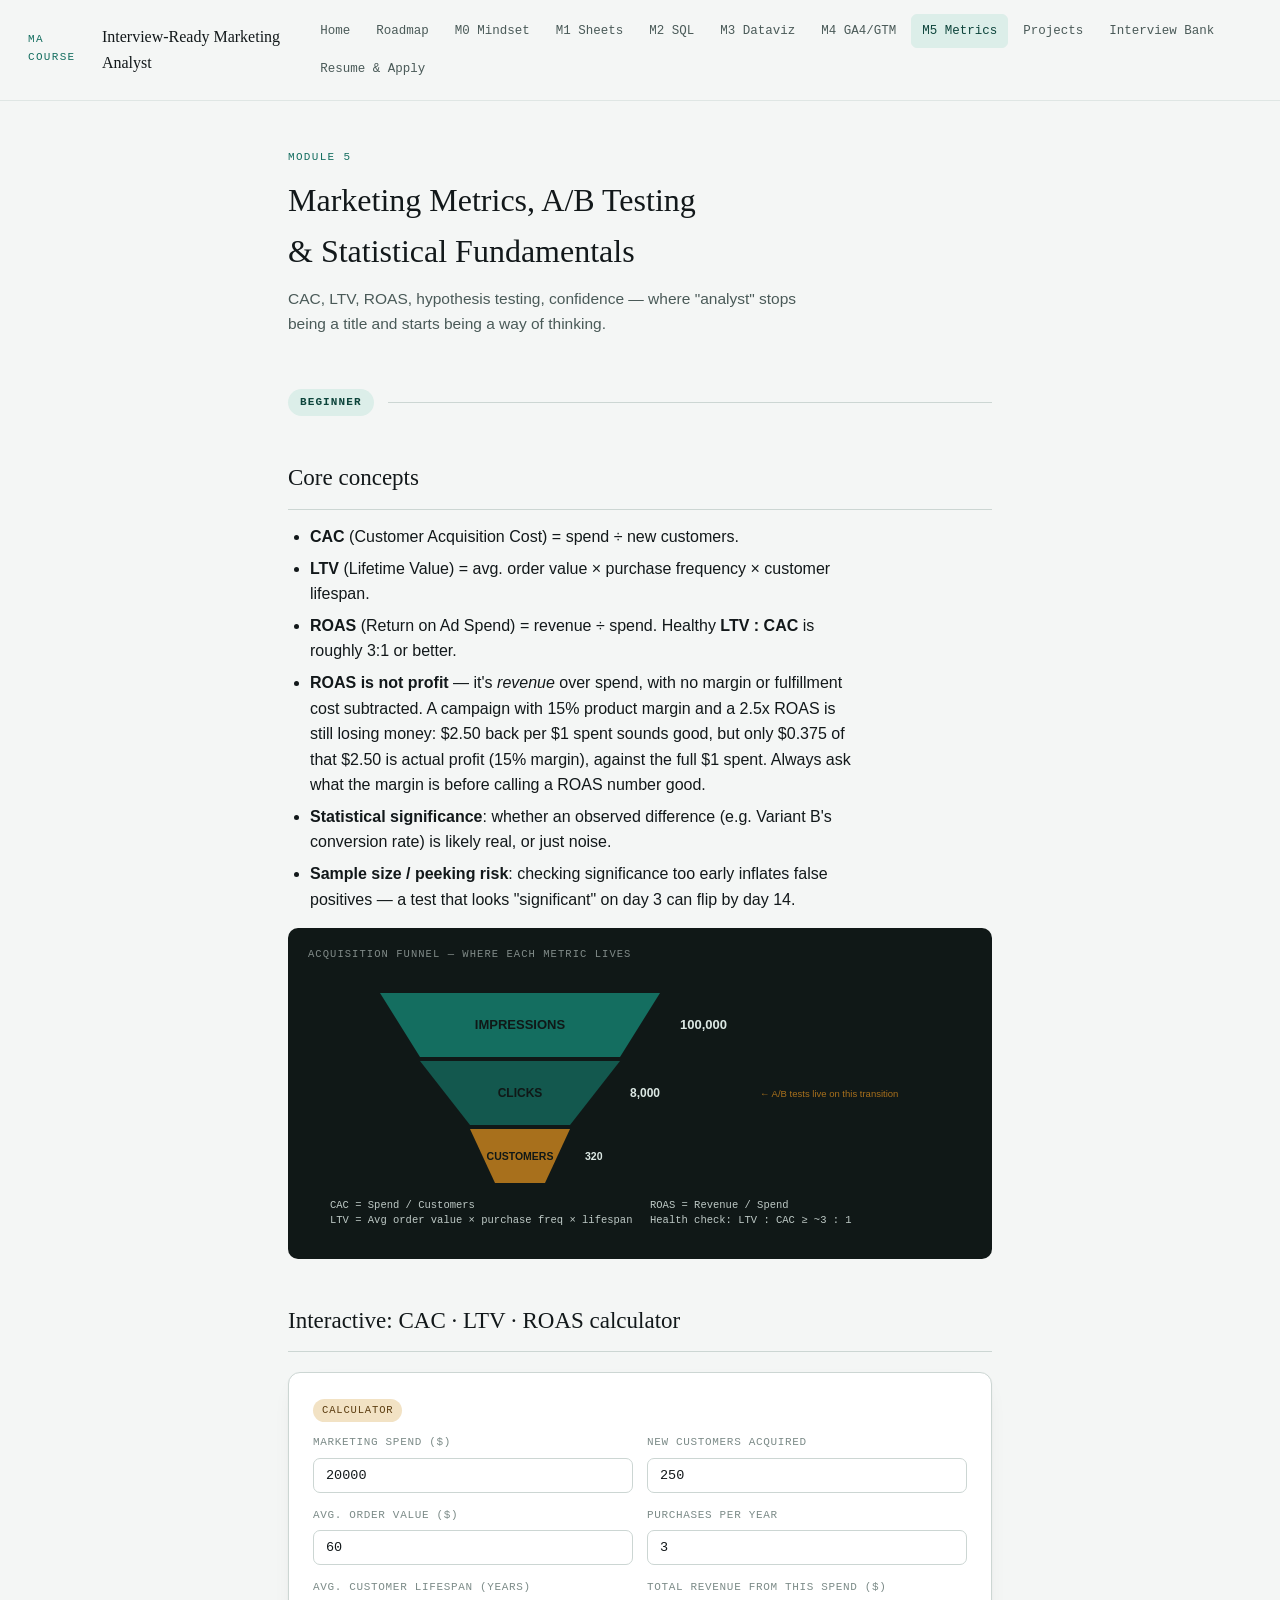
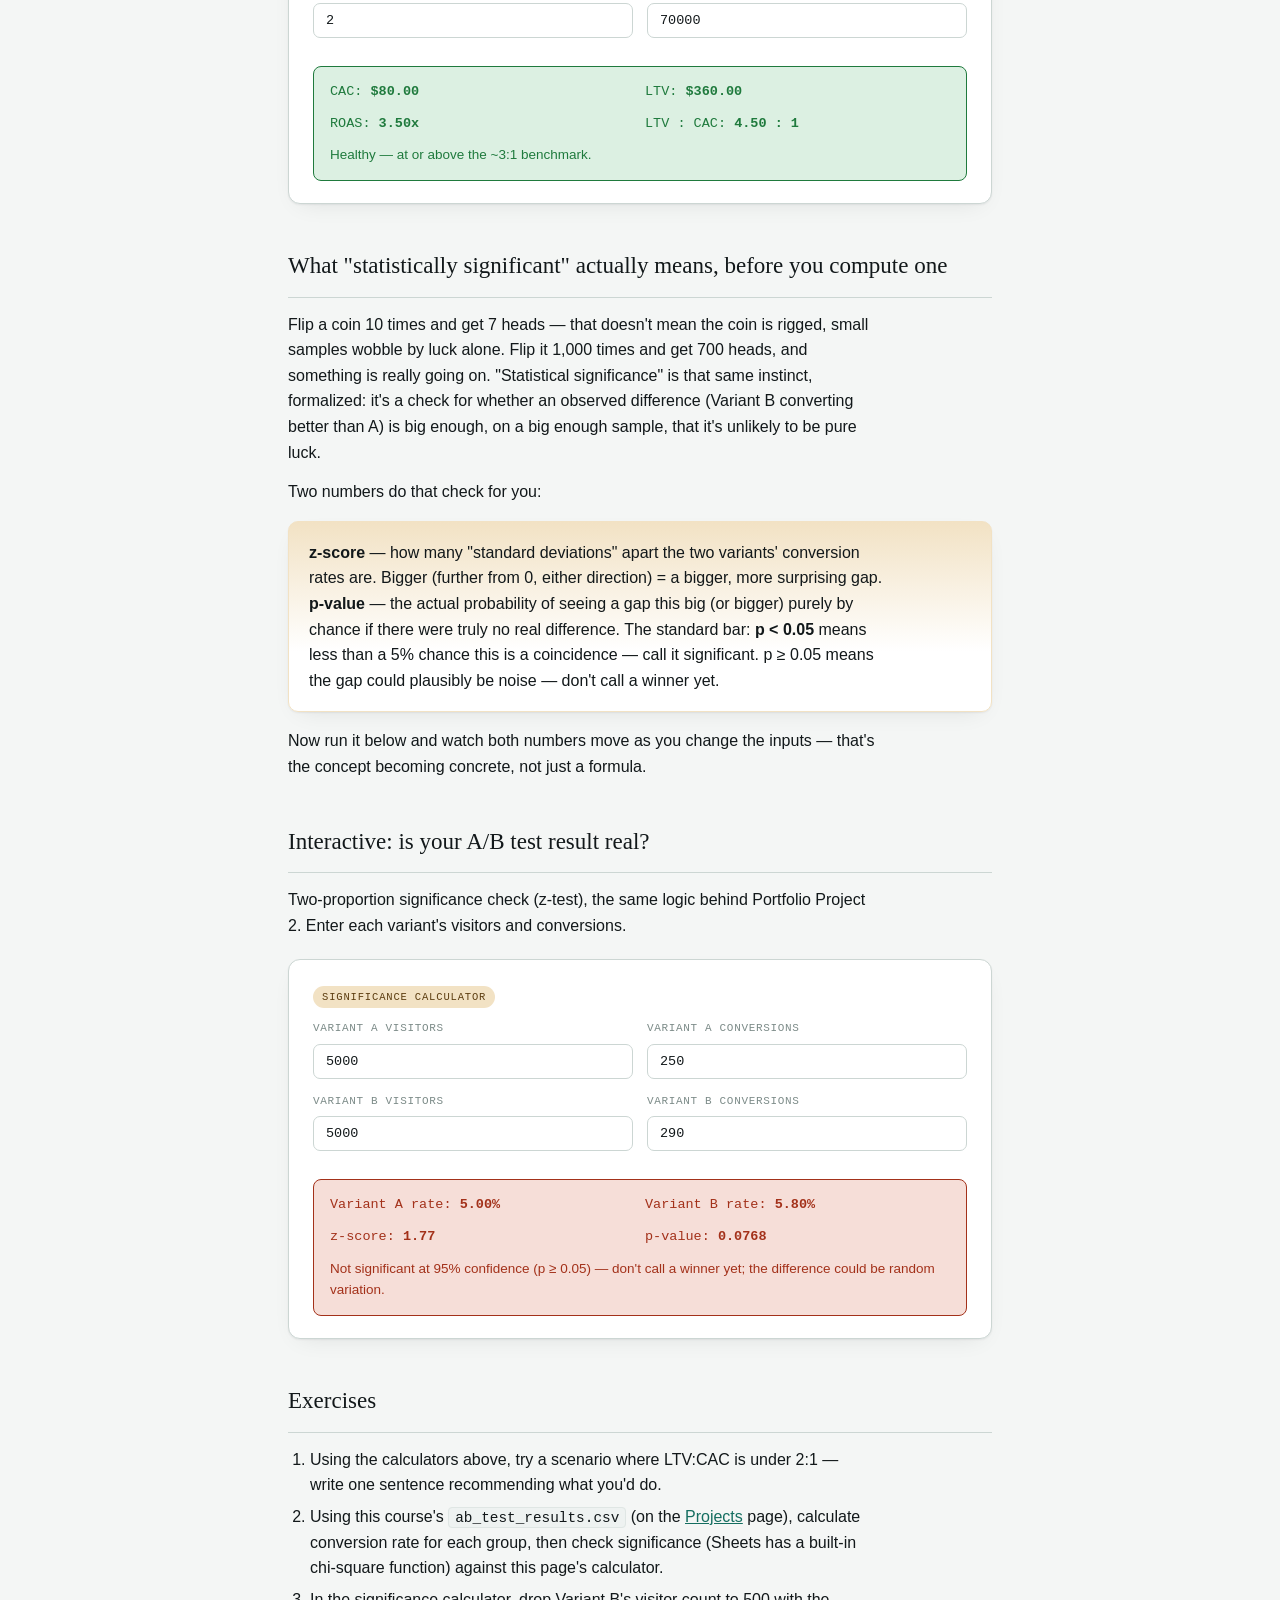
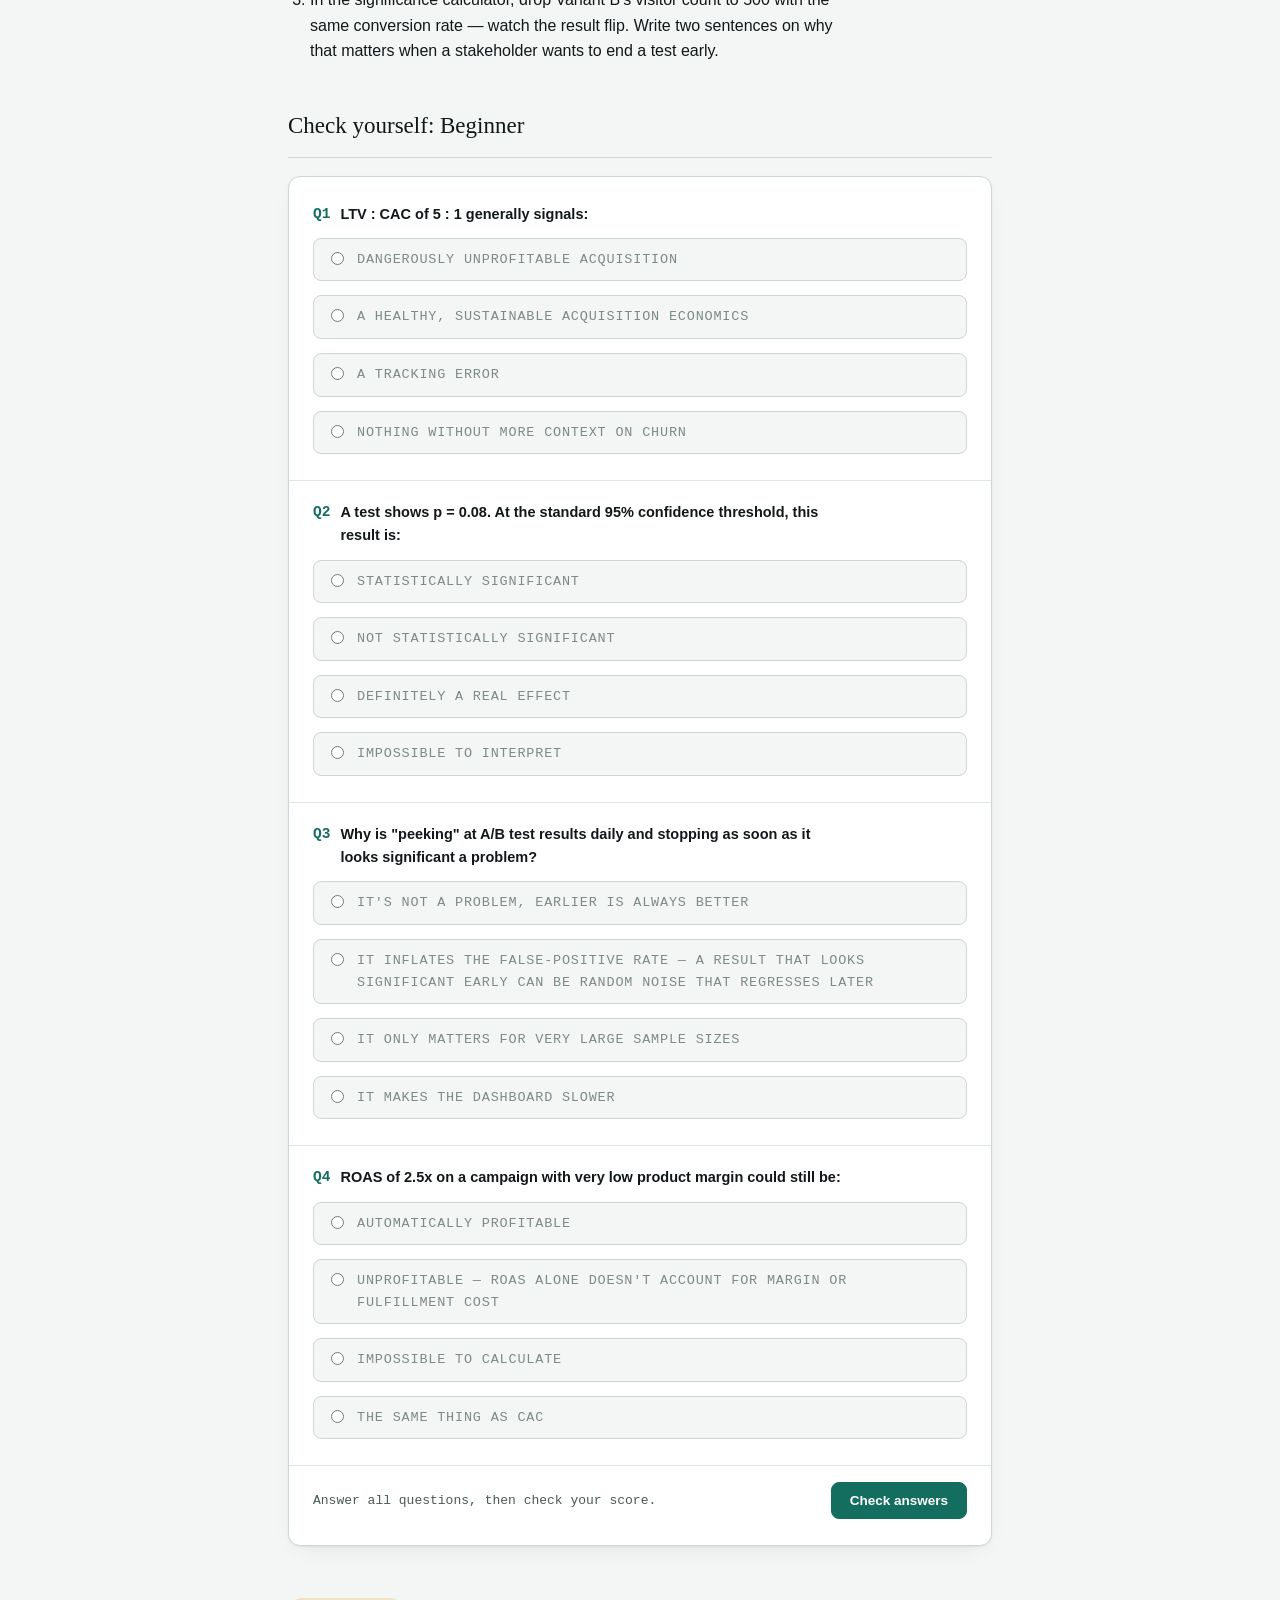
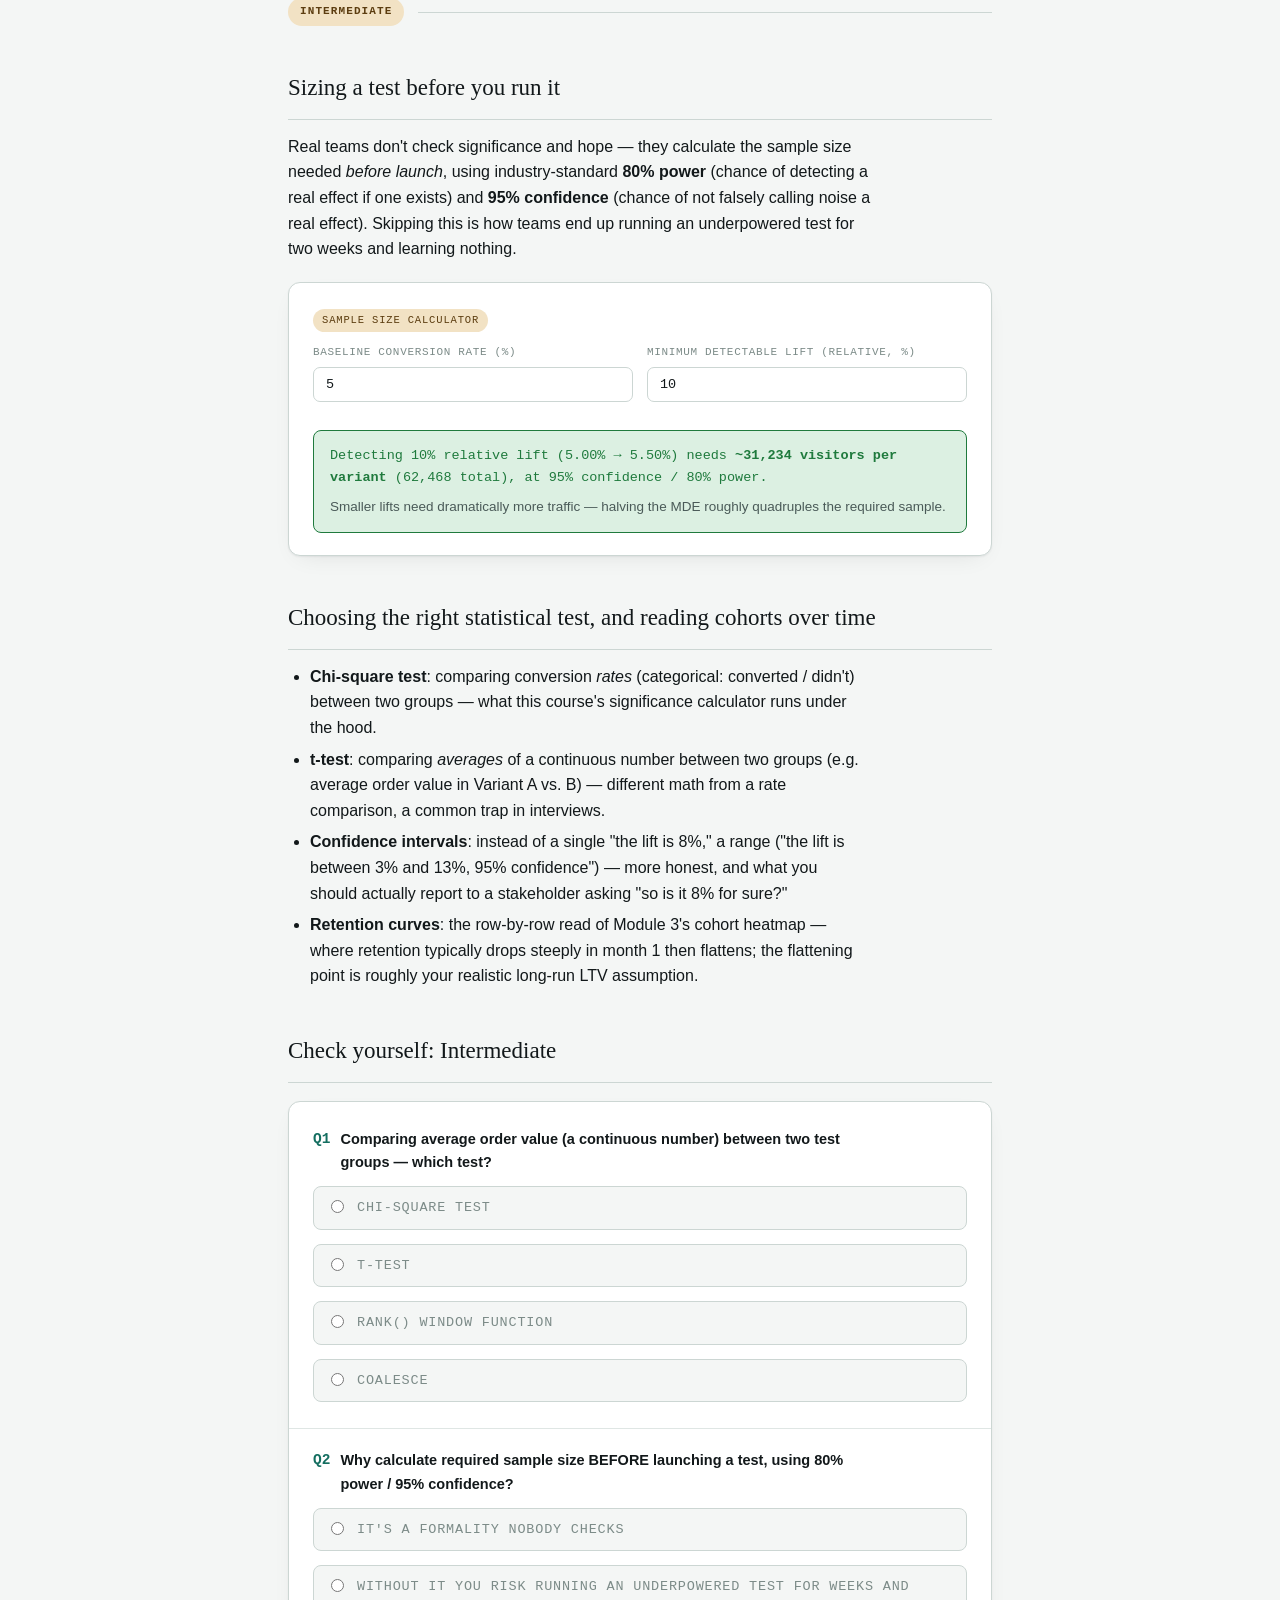
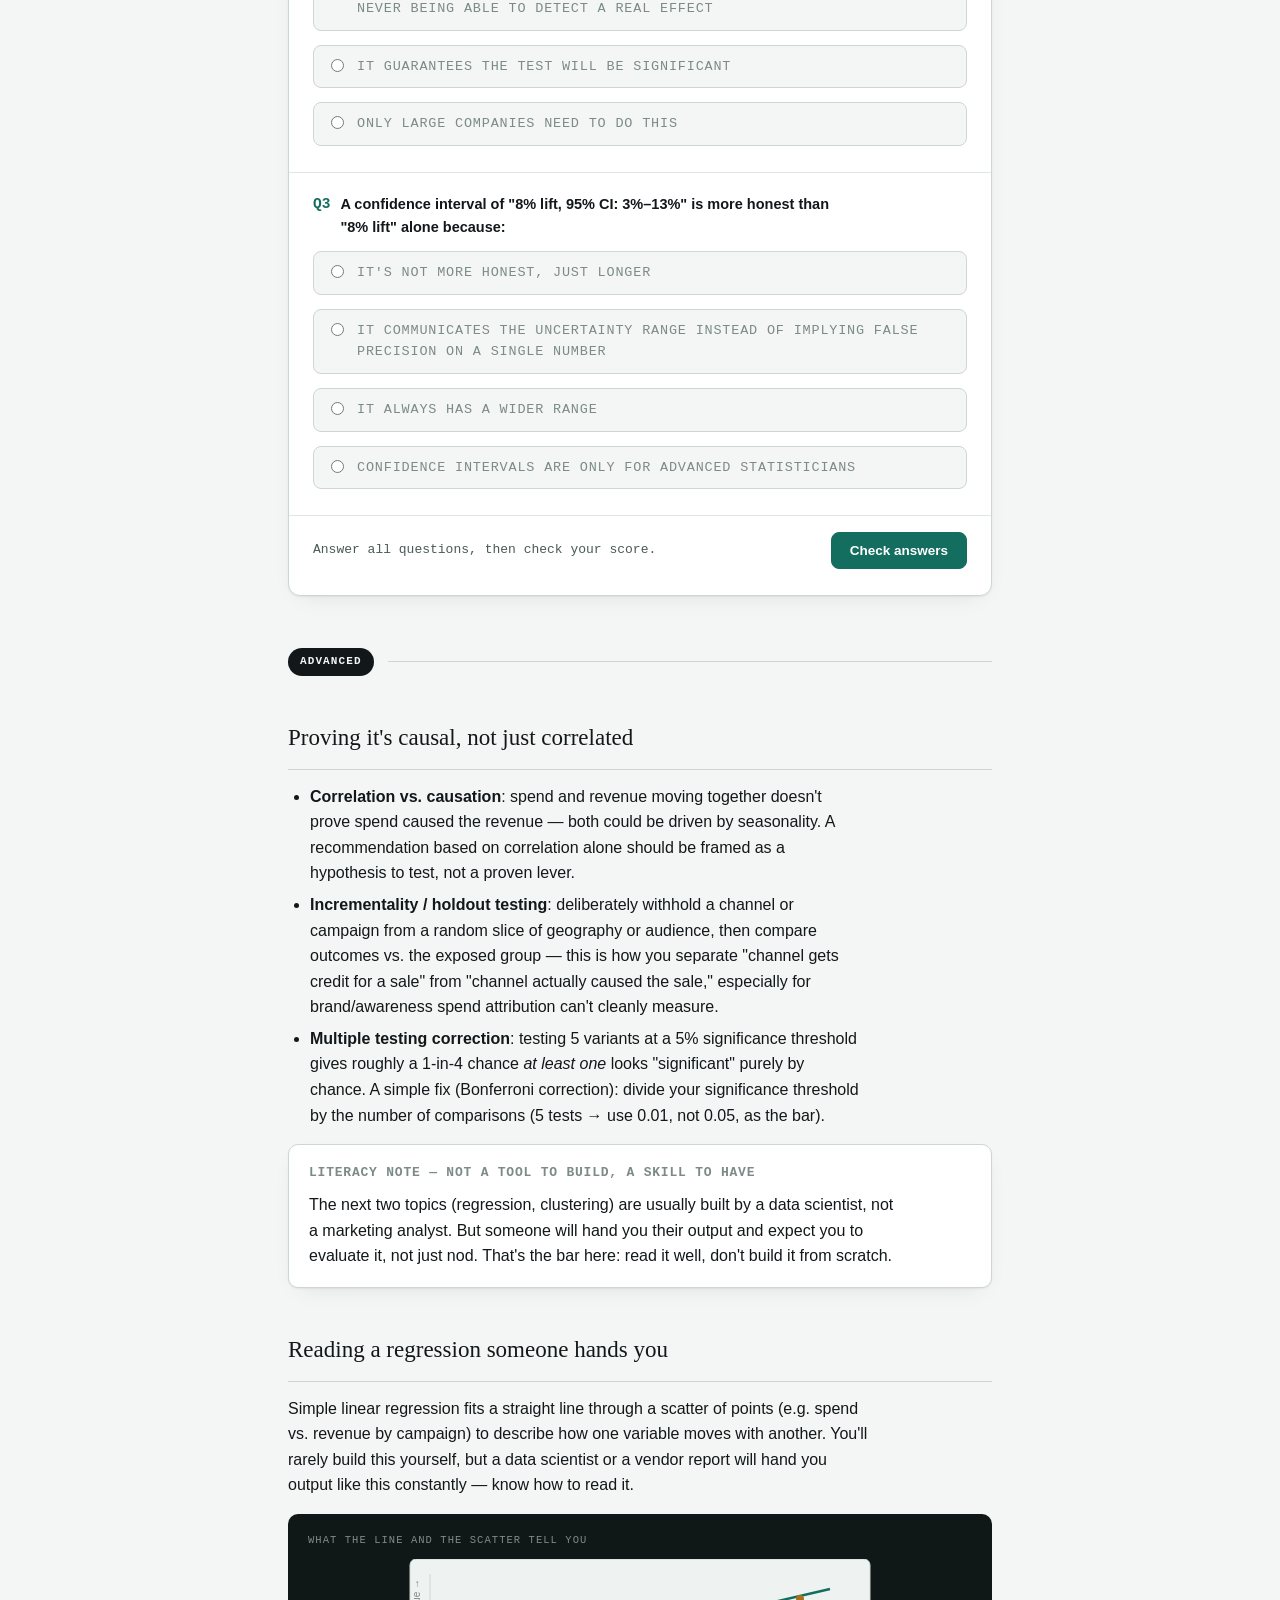
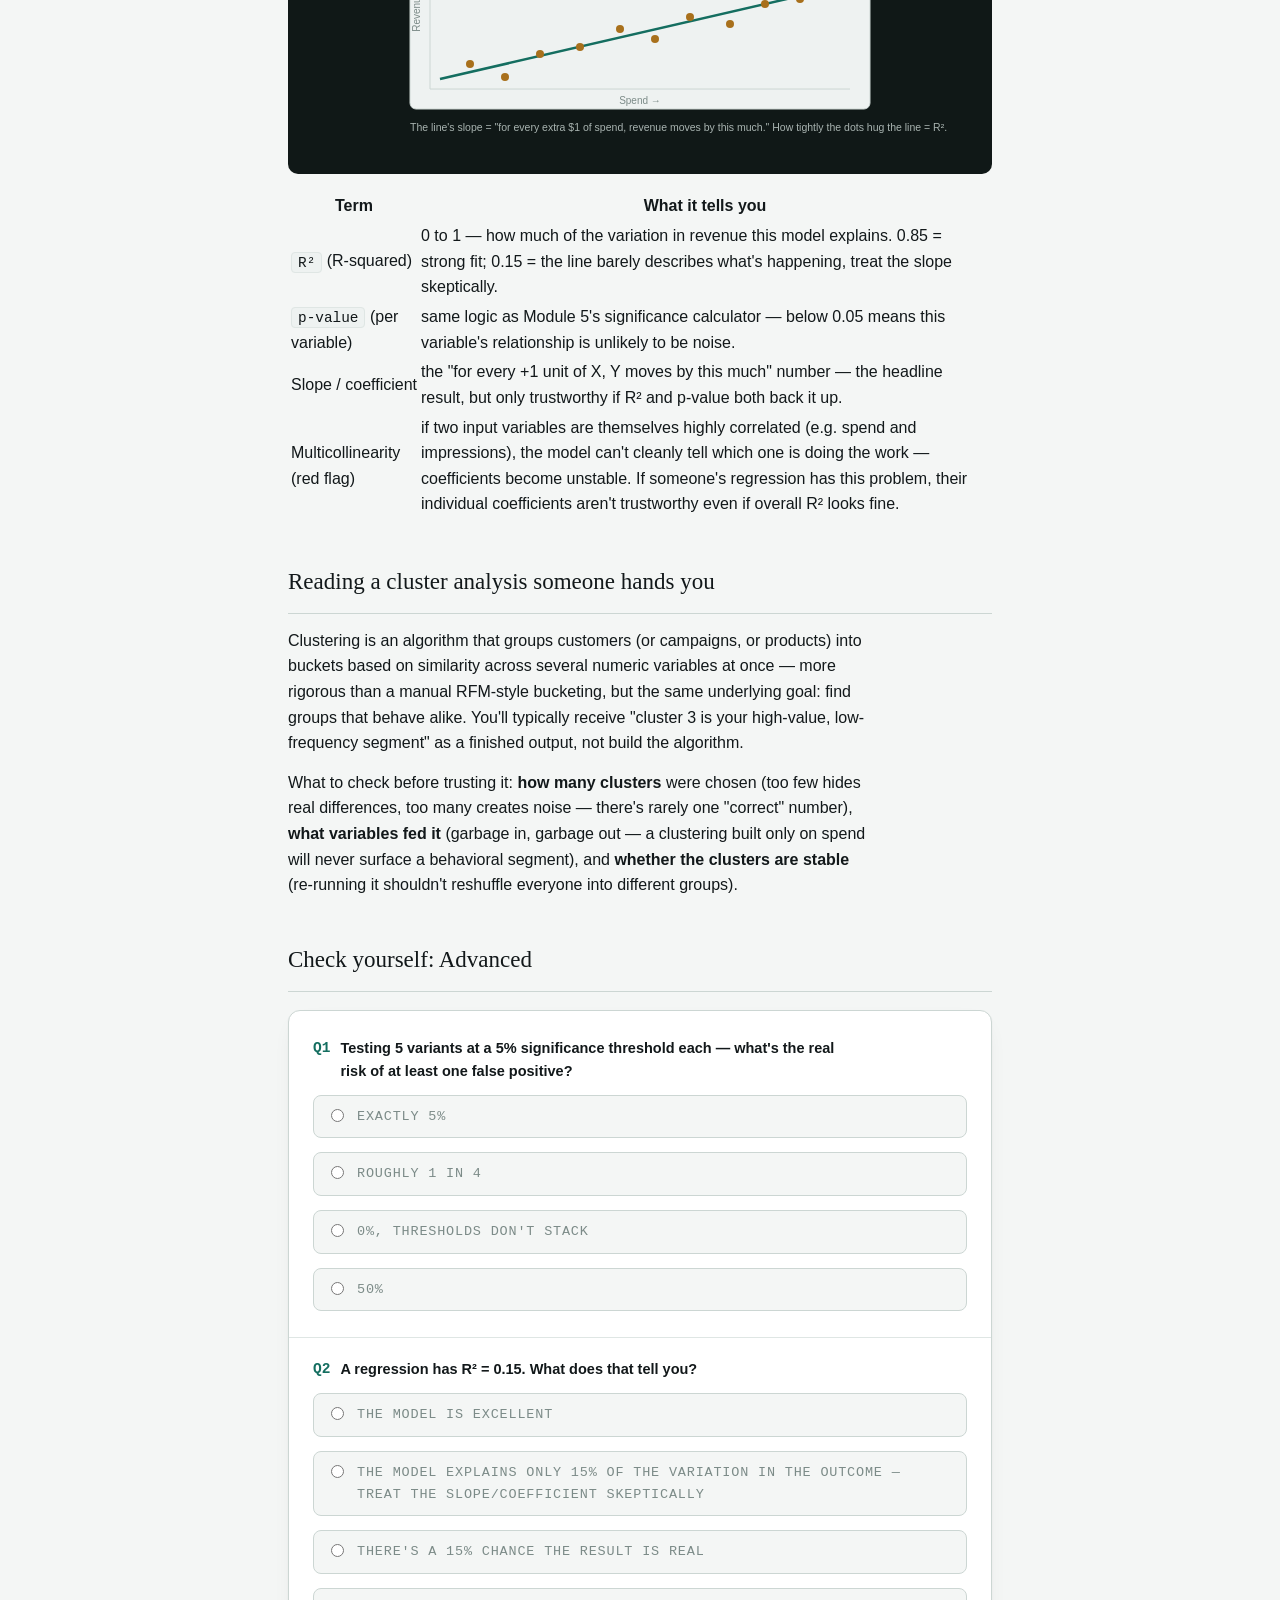
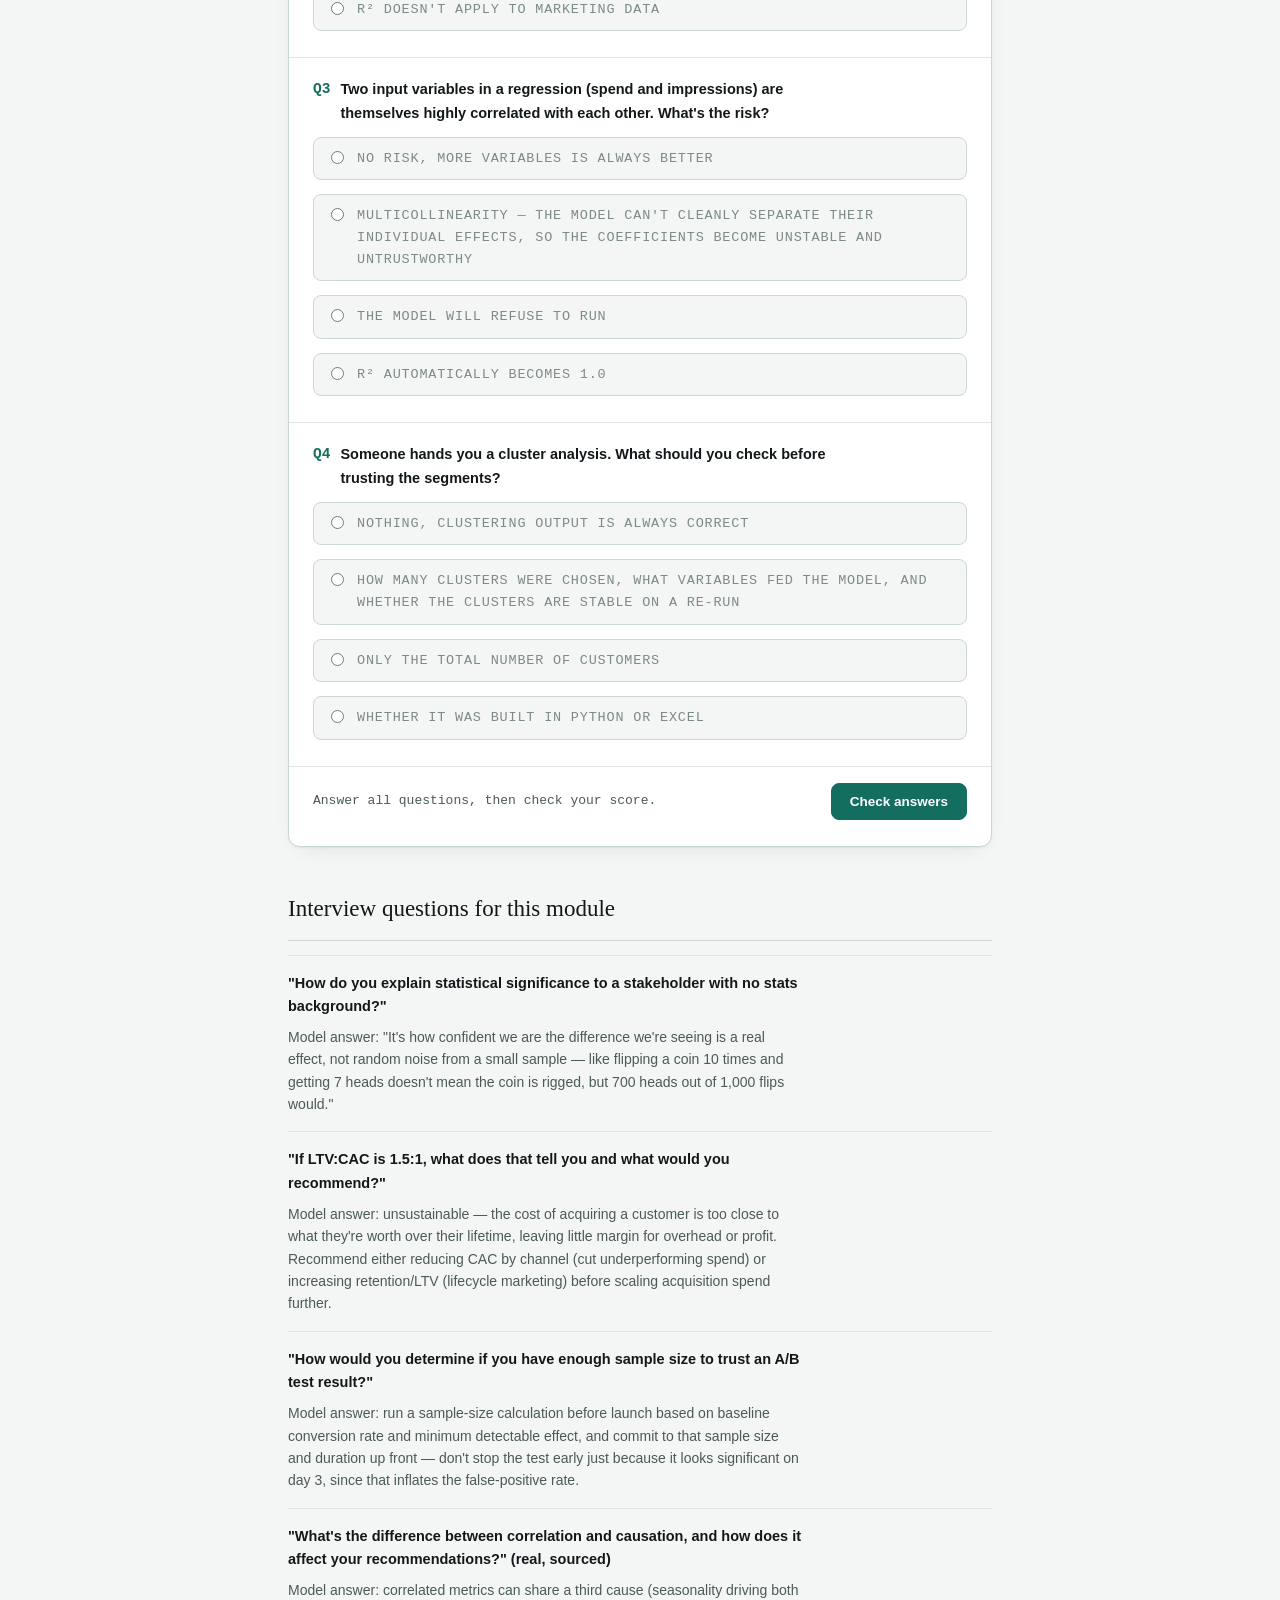
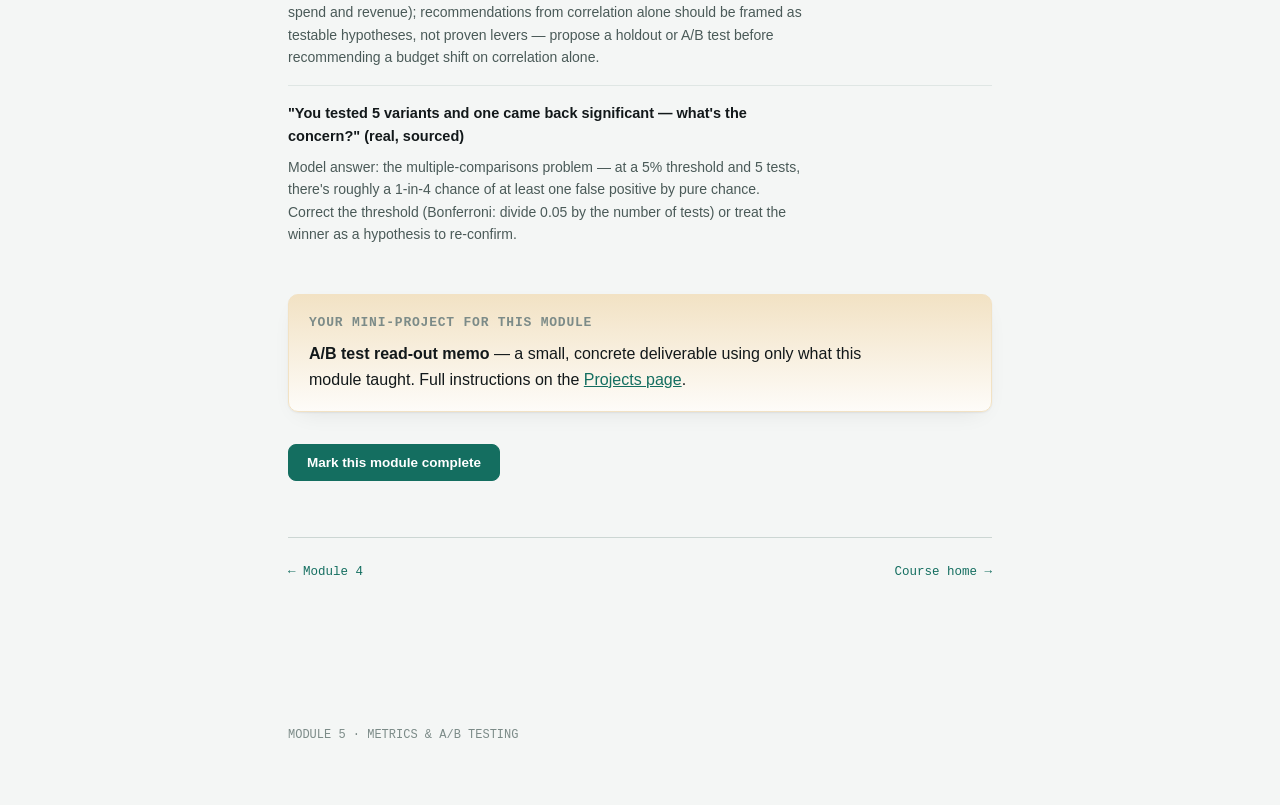
<file: module-5.html>
<!doctype html>
<html lang="en">
<head>
<meta charset="utf-8">
<title>Module 5 — Metrics & A/B Testing</title>
<meta name="viewport" content="width=device-width, initial-scale=1">
<link rel="stylesheet" href="assets/styles.css">
</head>
<body>
<div class="topbar" id="topbar-mount" data-current="m5"></div>

<main class="page">
  <div class="lesson-head">
    <p class="lesson-num">Module 5</p>
    <h1>Marketing Metrics, A/B Testing &amp; Statistical Fundamentals</h1>
    <p class="lesson-goal">CAC, LTV, ROAS, hypothesis testing, confidence — where "analyst" stops being a title and starts being a way of thinking.</p>
  </div>

  <div class="tier-divider"><span class="tier-badge beginner">Beginner</span><span class="tline"></span></div>

  <h2>Core concepts</h2>
  <ul>
    <li><strong>CAC</strong> (Customer Acquisition Cost) = spend ÷ new customers.</li>
    <li><strong>LTV</strong> (Lifetime Value) = avg. order value × purchase frequency × customer lifespan.</li>
    <li><strong>ROAS</strong> (Return on Ad Spend) = revenue ÷ spend. Healthy <strong>LTV : CAC</strong> is roughly 3:1 or better.</li>
    <li><strong>ROAS is not profit</strong> — it's <em>revenue</em> over spend, with no margin or fulfillment cost subtracted. A campaign with 15% product margin and a 2.5x ROAS is still losing money: $2.50 back per $1 spent sounds good, but only $0.375 of that $2.50 is actual profit (15% margin), against the full $1 spent. Always ask what the margin is before calling a ROAS number good.</li>
    <li><strong>Statistical significance</strong>: whether an observed difference (e.g. Variant B's conversion rate) is likely real, or just noise.</li>
    <li><strong>Sample size / peeking risk</strong>: checking significance too early inflates false positives — a test that looks "significant" on day 3 can flip by day 14.</li>
  </ul>

  <div class="diagram">
    <p class="diagram-label">acquisition funnel — where each metric lives</p>
    <svg viewBox="0 0 640 260" width="100%" height="260" role="img" aria-label="Funnel narrowing from 100,000 impressions to 8,000 clicks to 320 customers, with CAC, LTV, and ROAS labeled at the customer stage">
      <g font-family="var(--sans)">
        <polygon points="60,20 340,20 300,84 100,84" fill="var(--teal)"/>
        <polygon points="100,88 300,88 250,152 150,152" fill="var(--teal)" opacity="0.75"/>
        <polygon points="150,156 250,156 225,210 175,210" fill="var(--gold)"/>

        <text x="200" y="56" text-anchor="middle" fill="var(--code-bg)" font-size="13" font-weight="700">IMPRESSIONS</text>
        <text x="360" y="56" fill="var(--code-ink)" font-size="13" font-weight="700">100,000</text>

        <text x="200" y="124" text-anchor="middle" fill="var(--code-bg)" font-size="12" font-weight="700">CLICKS</text>
        <text x="310" y="124" fill="var(--code-ink)" font-size="12" font-weight="700">8,000</text>
        <text x="440" y="124" fill="var(--gold)" font-size="9.5">← A/B tests live on this transition</text>

        <text x="200" y="187" text-anchor="middle" fill="var(--code-bg)" font-size="10.5" font-weight="700">CUSTOMERS</text>
        <text x="265" y="187" fill="var(--code-ink)" font-size="10.5" font-weight="700">320</text>
      </g>
      <g font-family="var(--mono)" font-size="10.5" fill="var(--code-ink)" opacity="0.85">
        <text x="10" y="235">CAC = Spend / Customers</text>
        <text x="10" y="250">LTV = Avg order value × purchase freq × lifespan</text>
        <text x="330" y="235">ROAS = Revenue / Spend</text>
        <text x="330" y="250">Health check: LTV : CAC ≥ ~3 : 1</text>
      </g>
    </svg>
  </div>

  <h2>Interactive: CAC · LTV · ROAS calculator</h2>
  <div class="tool-card">
    <span class="ttag">Calculator</span>
    <div class="fieldrow">
      <div class="field"><label for="cac-spend">Marketing spend ($)</label><input type="number" id="cac-spend" value="20000"></div>
      <div class="field"><label for="cac-customers">New customers acquired</label><input type="number" id="cac-customers" value="250"></div>
    </div>
    <div class="fieldrow">
      <div class="field"><label for="ltv-aov">Avg. order value ($)</label><input type="number" id="ltv-aov" value="60"></div>
      <div class="field"><label for="ltv-freq">Purchases per year</label><input type="number" id="ltv-freq" value="3"></div>
    </div>
    <div class="fieldrow">
      <div class="field"><label for="ltv-years">Avg. customer lifespan (years)</label><input type="number" id="ltv-years" value="2"></div>
      <div class="field"><label for="roas-revenue">Total revenue from this spend ($)</label><input type="number" id="roas-revenue" value="70000"></div>
    </div>
    <div class="result-box" id="calc-result" style="display:block;"></div>
  </div>

  <h2>What "statistically significant" actually means, before you compute one</h2>
  <p>Flip a coin 10 times and get 7 heads — that doesn't mean the coin is rigged, small samples wobble by luck alone. Flip it 1,000 times and get 700 heads, and something is really going on. "Statistical significance" is that same instinct, formalized: it's a check for whether an observed difference (Variant B converting better than A) is big enough, on a big enough sample, that it's unlikely to be pure luck.</p>
  <p>Two numbers do that check for you:</p>
  <div class="box gold">
    <p style="margin:0"><strong>z-score</strong> — how many "standard deviations" apart the two variants' conversion rates are. Bigger (further from 0, either direction) = a bigger, more surprising gap. <strong>p-value</strong> — the actual probability of seeing a gap this big (or bigger) purely by chance if there were truly no real difference. The standard bar: <strong>p &lt; 0.05</strong> means less than a 5% chance this is a coincidence — call it significant. p ≥ 0.05 means the gap could plausibly be noise — don't call a winner yet.</p>
  </div>
  <p>Now run it below and watch both numbers move as you change the inputs — that's the concept becoming concrete, not just a formula.</p>

  <h2>Interactive: is your A/B test result real?</h2>
  <p>Two-proportion significance check (z-test), the same logic behind Portfolio Project 2. Enter each variant's visitors and conversions.</p>
  <div class="tool-card">
    <span class="ttag">Significance calculator</span>
    <div class="fieldrow">
      <div class="field"><label for="ab-visitors-a">Variant A visitors</label><input type="number" id="ab-visitors-a" value="5000"></div>
      <div class="field"><label for="ab-conv-a">Variant A conversions</label><input type="number" id="ab-conv-a" value="250"></div>
    </div>
    <div class="fieldrow">
      <div class="field"><label for="ab-visitors-b">Variant B visitors</label><input type="number" id="ab-visitors-b" value="5000"></div>
      <div class="field"><label for="ab-conv-b">Variant B conversions</label><input type="number" id="ab-conv-b" value="290"></div>
    </div>
    <div class="result-box" id="ab-result" style="display:block;"></div>
  </div>

  <h2>Exercises</h2>
  <ol>
    <li>Using the calculators above, try a scenario where LTV:CAC is under 2:1 — write one sentence recommending what you'd do.</li>
    <li>Using this course's <code class="inline">ab_test_results.csv</code> (on the <a href="projects.html">Projects</a> page), calculate conversion rate for each group, then check significance (Sheets has a built-in chi-square function) against this page's calculator.</li>
    <li>In the significance calculator, drop Variant B's visitor count to 500 with the same conversion rate — watch the result flip. Write two sentences on why that matters when a stakeholder wants to end a test early.</li>
  </ol>

  <h2>Check yourself: Beginner</h2>
  <div id="quiz-mount-beginner"></div>

  <div class="tier-divider"><span class="tier-badge intermediate">Intermediate</span><span class="tline"></span></div>

  <h2>Sizing a test before you run it</h2>
  <p>Real teams don't check significance and hope — they calculate the sample size needed <em>before launch</em>, using industry-standard <strong>80% power</strong> (chance of detecting a real effect if one exists) and <strong>95% confidence</strong> (chance of not falsely calling noise a real effect). Skipping this is how teams end up running an underpowered test for two weeks and learning nothing.</p>

  <div class="tool-card">
    <span class="ttag">Sample size calculator</span>
    <div class="fieldrow">
      <div class="field"><label for="ss-baseline">Baseline conversion rate (%)</label><input type="number" id="ss-baseline" value="5" step="0.1"></div>
      <div class="field"><label for="ss-mde">Minimum detectable lift (relative, %)</label><input type="number" id="ss-mde" value="10" step="1"></div>
    </div>
    <div class="result-box" id="ss-result" style="display:block;"></div>
  </div>

  <h2>Choosing the right statistical test, and reading cohorts over time</h2>
  <ul>
    <li><strong>Chi-square test</strong>: comparing conversion <em>rates</em> (categorical: converted / didn't) between two groups — what this course's significance calculator runs under the hood.</li>
    <li><strong>t-test</strong>: comparing <em>averages</em> of a continuous number between two groups (e.g. average order value in Variant A vs. B) — different math from a rate comparison, a common trap in interviews.</li>
    <li><strong>Confidence intervals</strong>: instead of a single "the lift is 8%," a range ("the lift is between 3% and 13%, 95% confidence") — more honest, and what you should actually report to a stakeholder asking "so is it 8% for sure?"</li>
    <li><strong>Retention curves</strong>: the row-by-row read of Module 3's cohort heatmap — where retention typically drops steeply in month 1 then flattens; the flattening point is roughly your realistic long-run LTV assumption.</li>
  </ul>

  <h2>Check yourself: Intermediate</h2>
  <div id="quiz-mount-intermediate"></div>

  <div class="tier-divider"><span class="tier-badge advanced">Advanced</span><span class="tline"></span></div>

  <h2>Proving it's causal, not just correlated</h2>
  <ul>
    <li><strong>Correlation vs. causation</strong>: spend and revenue moving together doesn't prove spend caused the revenue — both could be driven by seasonality. A recommendation based on correlation alone should be framed as a hypothesis to test, not a proven lever.</li>
    <li><strong>Incrementality / holdout testing</strong>: deliberately withhold a channel or campaign from a random slice of geography or audience, then compare outcomes vs. the exposed group — this is how you separate "channel gets credit for a sale" from "channel actually caused the sale," especially for brand/awareness spend attribution can't cleanly measure.</li>
    <li><strong>Multiple testing correction</strong>: testing 5 variants at a 5% significance threshold gives roughly a 1-in-4 chance <em>at least one</em> looks "significant" purely by chance. A simple fix (Bonferroni correction): divide your significance threshold by the number of comparisons (5 tests → use 0.01, not 0.05, as the bar).</li>
  </ul>

  <div class="box">
    <h4 style="margin-top:0;">Literacy note — not a tool to build, a skill to have</h4>
    <p style="margin:0">The next two topics (regression, clustering) are usually built by a data scientist, not a marketing analyst. But someone will hand you their output and expect you to evaluate it, not just nod. That's the bar here: read it well, don't build it from scratch.</p>
  </div>

  <h2>Reading a regression someone hands you</h2>
  <p>Simple linear regression fits a straight line through a scatter of points (e.g. spend vs. revenue by campaign) to describe how one variable moves with another. You'll rarely build this yourself, but a data scientist or a vendor report will hand you output like this constantly — know how to read it.</p>

  <div class="diagram">
    <p class="diagram-label">what the line and the scatter tell you</p>
    <svg viewBox="0 0 460 190" width="100%" height="190" role="img" aria-label="Scatter plot of spend versus revenue with points loosely following an upward trend line, illustrating R-squared as how tightly points cluster around the line">
      <g>
        <rect x="0" y="0" width="460" height="150" fill="var(--surface-2)" stroke="var(--line)" rx="6"/>
        <line x1="20" y1="130" x2="20" y2="15" stroke="var(--line)" stroke-width="1"/>
        <line x1="20" y1="130" x2="440" y2="130" stroke="var(--line)" stroke-width="1"/>
        <line x1="30" y1="120" x2="420" y2="30" stroke="var(--teal)" stroke-width="2.5"/>
        <g fill="var(--gold)">
          <circle cx="60" cy="105" r="4"/><circle cx="95" cy="118" r="4"/><circle cx="130" cy="95" r="4"/><circle cx="170" cy="88" r="4"/>
          <circle cx="210" cy="70" r="4"/><circle cx="245" cy="80" r="4"/><circle cx="280" cy="58" r="4"/><circle cx="320" cy="65" r="4"/>
          <circle cx="355" cy="45" r="4"/><circle cx="390" cy="40" r="4"/>
        </g>
        <text x="230" y="145" text-anchor="middle" font-family="var(--sans)" font-size="10" fill="var(--ink-faint)">Spend →</text>
        <text x="10" y="20" font-family="var(--sans)" font-size="10" fill="var(--ink-faint)" transform="rotate(-90 10 20)" text-anchor="end">Revenue →</text>
      </g>
      <text x="0" y="172" font-family="var(--sans)" font-size="10.5" fill="var(--code-ink)" opacity="0.75">The line's slope = "for every extra $1 of spend, revenue moves by this much." How tightly the dots hug the line = R².</text>
    </svg>
  </div>

  <table class="map-table">
    <tr><th>Term</th><th>What it tells you</th></tr>
    <tr><td><code class="inline">R²</code> (R-squared)</td><td>0 to 1 — how much of the variation in revenue this model explains. 0.85 = strong fit; 0.15 = the line barely describes what's happening, treat the slope skeptically.</td></tr>
    <tr><td><code class="inline">p-value</code> (per variable)</td><td>same logic as Module 5's significance calculator — below 0.05 means this variable's relationship is unlikely to be noise.</td></tr>
    <tr><td>Slope / coefficient</td><td>the "for every +1 unit of X, Y moves by this much" number — the headline result, but only trustworthy if R² and p-value both back it up.</td></tr>
    <tr><td>Multicollinearity (red flag)</td><td>if two input variables are themselves highly correlated (e.g. spend and impressions), the model can't cleanly tell which one is doing the work — coefficients become unstable. If someone's regression has this problem, their individual coefficients aren't trustworthy even if overall R² looks fine.</td></tr>
  </table>

  <h2>Reading a cluster analysis someone hands you</h2>
  <p>Clustering is an algorithm that groups customers (or campaigns, or products) into buckets based on similarity across several numeric variables at once — more rigorous than a manual RFM-style bucketing, but the same underlying goal: find groups that behave alike. You'll typically receive "cluster 3 is your high-value, low-frequency segment" as a finished output, not build the algorithm.</p>
  <p>What to check before trusting it: <strong>how many clusters</strong> were chosen (too few hides real differences, too many creates noise — there's rarely one "correct" number), <strong>what variables fed it</strong> (garbage in, garbage out — a clustering built only on spend will never surface a behavioral segment), and <strong>whether the clusters are stable</strong> (re-running it shouldn't reshuffle everyone into different groups).</p>

  <h2>Check yourself: Advanced</h2>
  <div id="quiz-mount-advanced"></div>

  <h2>Interview questions for this module</h2>
  <div class="qa">
    <p class="q">"How do you explain statistical significance to a stakeholder with no stats background?"</p>
    <p class="a">Model answer: "It's how confident we are the difference we're seeing is a real effect, not random noise from a small sample — like flipping a coin 10 times and getting 7 heads doesn't mean the coin is rigged, but 700 heads out of 1,000 flips would."</p>
  </div>
  <div class="qa">
    <p class="q">"If LTV:CAC is 1.5:1, what does that tell you and what would you recommend?"</p>
    <p class="a">Model answer: unsustainable — the cost of acquiring a customer is too close to what they're worth over their lifetime, leaving little margin for overhead or profit. Recommend either reducing CAC by channel (cut underperforming spend) or increasing retention/LTV (lifecycle marketing) before scaling acquisition spend further.</p>
  </div>
  <div class="qa">
    <p class="q">"How would you determine if you have enough sample size to trust an A/B test result?"</p>
    <p class="a">Model answer: run a sample-size calculation before launch based on baseline conversion rate and minimum detectable effect, and commit to that sample size and duration up front — don't stop the test early just because it looks significant on day 3, since that inflates the false-positive rate.</p>
  </div>
  <div class="qa">
    <p class="q">"What's the difference between correlation and causation, and how does it affect your recommendations?" (real, sourced)</p>
    <p class="a">Model answer: correlated metrics can share a third cause (seasonality driving both spend and revenue); recommendations from correlation alone should be framed as testable hypotheses, not proven levers — propose a holdout or A/B test before recommending a budget shift on correlation alone.</p>
  </div>
  <div class="qa">
    <p class="q">"You tested 5 variants and one came back significant — what's the concern?" (real, sourced)</p>
    <p class="a">Model answer: the multiple-comparisons problem — at a 5% threshold and 5 tests, there's roughly a 1-in-4 chance of at least one false positive by pure chance. Correct the threshold (Bonferroni: divide 0.05 by the number of tests) or treat the winner as a hypothesis to re-confirm.</p>
  </div>

  <div class="box gold" style="margin-top:32px;">
    <h4 style="margin-top:0;">Your mini-project for this module</h4>
    <p style="margin:0"><strong>A/B test read-out memo</strong> — a small, concrete deliverable using only what this module taught. Full instructions on the <a href="projects.html#mini-5">Projects page</a>.</p>
  </div>

  <div style="margin-top:32px;"><button id="complete-btn"></button></div>

  <div class="lesson-nav">
    <a href="module-4.html">← Module 4</a>
    <a href="index.html">Course home →</a>
  </div>
</main>

<footer class="site">MODULE 5 · METRICS &amp; A/B TESTING</footer>

<script src="assets/app.js"></script>
<script>
  function erf(x) {
    const sign = x < 0 ? -1 : 1; x = Math.abs(x);
    const a1=0.254829592,a2=-0.284496736,a3=1.421413741,a4=-1.453152027,a5=1.061405429,p=0.3275911;
    const t = 1 / (1 + p * x);
    const y = 1 - (((((a5*t+a4)*t)+a3)*t+a2)*t+a1)*t*Math.exp(-x*x);
    return sign * y;
  }
  function normalCdf(z) { return 0.5 * (1 + erf(z / Math.sqrt(2))); }

  function updateCalc() {
    const spend = parseFloat(document.getElementById('cac-spend').value) || 0;
    const customers = parseFloat(document.getElementById('cac-customers').value) || 0;
    const aov = parseFloat(document.getElementById('ltv-aov').value) || 0;
    const freq = parseFloat(document.getElementById('ltv-freq').value) || 0;
    const years = parseFloat(document.getElementById('ltv-years').value) || 0;
    const revenue = parseFloat(document.getElementById('roas-revenue').value) || 0;

    const cac = customers ? spend / customers : 0;
    const ltv = aov * freq * years;
    const roas = spend ? revenue / spend : 0;
    const ratio = cac ? ltv / cac : 0;

    const res = document.getElementById('calc-result');
    const healthy = ratio >= 3;
    res.className = 'result-box ' + (healthy ? 'good' : (ratio > 0 ? 'bad' : ''));
    res.innerHTML = `
      <div style="display:grid; grid-template-columns:repeat(2,1fr); gap:10px; font-family:var(--mono);">
        <div>CAC: <b>$${cac.toFixed(2)}</b></div>
        <div>LTV: <b>$${ltv.toFixed(2)}</b></div>
        <div>ROAS: <b>${roas.toFixed(2)}x</b></div>
        <div>LTV : CAC: <b>${ratio.toFixed(2)} : 1</b></div>
      </div>
      <div style="margin-top:10px;">${healthy ? 'Healthy — at or above the ~3:1 benchmark.' : 'Below the ~3:1 benchmark — acquisition cost is eating too much of customer value.'}</div>`;
  }
  ['cac-spend','cac-customers','ltv-aov','ltv-freq','ltv-years','roas-revenue'].forEach(id =>
    document.getElementById(id).addEventListener('input', updateCalc));
  updateCalc();

  function updateAB() {
    const nA = parseFloat(document.getElementById('ab-visitors-a').value) || 0;
    const cA = parseFloat(document.getElementById('ab-conv-a').value) || 0;
    const nB = parseFloat(document.getElementById('ab-visitors-b').value) || 0;
    const cB = parseFloat(document.getElementById('ab-conv-b').value) || 0;
    const res = document.getElementById('ab-result');
    if (!nA || !nB) { res.className = 'result-box'; res.textContent = 'Enter visitor counts for both variants.'; return; }

    const pA = cA / nA, pB = cB / nB;
    const pPool = (cA + cB) / (nA + nB);
    const se = Math.sqrt(pPool * (1 - pPool) * (1 / nA + 1 / nB));
    const z = se ? (pB - pA) / se : 0;
    const pValue = 2 * (1 - normalCdf(Math.abs(z)));
    const sig = pValue < 0.05;

    res.className = 'result-box ' + (sig ? 'good' : 'bad');
    res.innerHTML = `
      <div style="display:grid; grid-template-columns:repeat(2,1fr); gap:10px; font-family:var(--mono);">
        <div>Variant A rate: <b>${(pA*100).toFixed(2)}%</b></div>
        <div>Variant B rate: <b>${(pB*100).toFixed(2)}%</b></div>
        <div>z-score: <b>${z.toFixed(2)}</b></div>
        <div>p-value: <b>${pValue.toFixed(4)}</b></div>
      </div>
      <div style="margin-top:10px;">${sig
        ? `Significant at 95% confidence — the difference is unlikely to be noise. Consider shipping the winner.`
        : `Not significant at 95% confidence (p ≥ 0.05) — don't call a winner yet; the difference could be random variation.`}</div>`;
  }
  ['ab-visitors-a','ab-conv-a','ab-visitors-b','ab-conv-b'].forEach(id =>
    document.getElementById(id).addEventListener('input', updateAB));
  updateAB();

  function updateSampleSize() {
    const p1 = (parseFloat(document.getElementById('ss-baseline').value) || 0) / 100;
    const mdeRel = (parseFloat(document.getElementById('ss-mde').value) || 0) / 100;
    const res = document.getElementById('ss-result');
    if (!p1 || !mdeRel) { res.textContent = 'Enter a baseline rate and a minimum detectable lift.'; res.className = 'result-box'; return; }
    const p2 = p1 * (1 + mdeRel);
    const zAlpha = 1.96; // 95% confidence, two-tailed
    const zBeta = 0.8416; // 80% power
    const pBar = (p1 + p2) / 2;
    const n = Math.pow(
      zAlpha * Math.sqrt(2 * pBar * (1 - pBar)) + zBeta * Math.sqrt(p1 * (1 - p1) + p2 * (1 - p2)), 2
    ) / Math.pow(p2 - p1, 2);
    const perGroup = Math.ceil(n);
    res.className = 'result-box good';
    res.innerHTML = `
      <div style="font-family:var(--mono);">Detecting ${p1 ? (mdeRel*100).toFixed(0) : 0}% relative lift (${(p1*100).toFixed(2)}% → ${(p2*100).toFixed(2)}%) needs
      <b>~${perGroup.toLocaleString()} visitors per variant</b> (${(perGroup*2).toLocaleString()} total), at 95% confidence / 80% power.</div>
      <div style="margin-top:8px; color:var(--ink-muted);">Smaller lifts need dramatically more traffic — halving the MDE roughly quadruples the required sample.</div>`;
  }
  ['ss-baseline','ss-mde'].forEach(id => document.getElementById(id).addEventListener('input', updateSampleSize));
  updateSampleSize();

  initQuiz('quiz-mount-beginner', [
    {
      q: 'LTV : CAC of 5 : 1 generally signals:',
      options: ['Dangerously unprofitable acquisition', 'A healthy, sustainable acquisition economics', 'A tracking error', 'Nothing without more context on churn'],
      correct: 1,
      explain: 'Above the ~3:1 benchmark is generally considered healthy — customers are worth well more than it costs to acquire them.'
    },
    {
      q: 'A test shows p = 0.08. At the standard 95% confidence threshold, this result is:',
      options: ['Statistically significant', 'Not statistically significant', 'Definitely a real effect', 'Impossible to interpret'],
      correct: 1,
      explain: 'p = 0.08 is above the conventional 0.05 threshold — the observed difference could plausibly be random noise.'
    },
    {
      q: 'Why is "peeking" at A/B test results daily and stopping as soon as it looks significant a problem?',
      options: [
        'It\'s not a problem, earlier is always better',
        'It inflates the false-positive rate — a result that looks significant early can be random noise that regresses later',
        'It only matters for very large sample sizes',
        'It makes the dashboard slower'
      ],
      correct: 1,
      explain: 'Significance testing assumes a fixed sample size decided in advance; checking repeatedly and stopping early multiplies your chances of a false positive.'
    },
    {
      q: 'ROAS of 2.5x on a campaign with very low product margin could still be:',
      options: ['Automatically profitable', 'Unprofitable — ROAS alone doesn\'t account for margin or fulfillment cost', 'Impossible to calculate', 'The same thing as CAC'],
      correct: 1,
      explain: 'ROAS is revenue over spend, not profit over spend — a "good" ROAS can still lose money if margins are thin.'
    }
  ]);

  initQuiz('quiz-mount-intermediate', [
    {
      q: 'Comparing average order value (a continuous number) between two test groups — which test?',
      options: ['Chi-square test', 't-test', 'RANK() window function', 'COALESCE'],
      correct: 1,
      explain: 'Chi-square compares rates/proportions (categorical outcomes); a t-test compares averages of a continuous number. Mixing these up is a common interview trip-up.'
    },
    {
      q: 'Why calculate required sample size BEFORE launching a test, using 80% power / 95% confidence?',
      options: [
        'It\'s a formality nobody checks',
        'Without it you risk running an underpowered test for weeks and never being able to detect a real effect',
        'It guarantees the test will be significant',
        'Only large companies need to do this'
      ],
      correct: 1,
      explain: 'A test with too few visitors for the effect size you\'re hoping to detect can run indefinitely without ever reaching significance — sizing it first prevents wasted weeks.'
    },
    {
      q: 'A confidence interval of "8% lift, 95% CI: 3%–13%" is more honest than "8% lift" alone because:',
      options: [
        'It\'s not more honest, just longer',
        'It communicates the uncertainty range instead of implying false precision on a single number',
        'It always has a wider range',
        'Confidence intervals are only for advanced statisticians'
      ],
      correct: 1,
      explain: 'A single point estimate hides how much the true effect could plausibly vary — the range is the actually informative part.'
    }
  ]);

  initQuiz('quiz-mount-advanced', [
    {
      q: 'Testing 5 variants at a 5% significance threshold each — what\'s the real risk of at least one false positive?',
      options: ['Exactly 5%', 'Roughly 1 in 4', '0%, thresholds don\'t stack', '50%'],
      correct: 1,
      explain: 'The multiple-comparisons problem: with 5 independent tests at 5% each, the chance of at least one false positive is roughly 1 - 0.95^5 ≈ 23% — correct with a method like Bonferroni.'
    },
    {
      q: 'A regression has R² = 0.15. What does that tell you?',
      options: [
        'The model is excellent',
        'The model explains only 15% of the variation in the outcome — treat the slope/coefficient skeptically',
        'There\'s a 15% chance the result is real',
        'R² doesn\'t apply to marketing data'
      ],
      correct: 1,
      explain: 'R² measures how much of the outcome\'s variation the model accounts for — low R² means most of what\'s happening isn\'t captured by this model.'
    },
    {
      q: 'Two input variables in a regression (spend and impressions) are themselves highly correlated with each other. What\'s the risk?',
      options: [
        'No risk, more variables is always better',
        'Multicollinearity — the model can\'t cleanly separate their individual effects, so the coefficients become unstable and untrustworthy',
        'The model will refuse to run',
        'R² automatically becomes 1.0'
      ],
      correct: 1,
      explain: 'When two predictors move together, the regression can\'t tell which one is actually driving the outcome — a real red flag to check for before trusting individual coefficients.'
    },
    {
      q: 'Someone hands you a cluster analysis. What should you check before trusting the segments?',
      options: [
        'Nothing, clustering output is always correct',
        'How many clusters were chosen, what variables fed the model, and whether the clusters are stable on a re-run',
        'Only the total number of customers',
        'Whether it was built in Python or Excel'
      ],
      correct: 1,
      explain: 'Cluster count and input variables are judgment calls, not objective truths — a clustering built on the wrong variables or an arbitrary cluster count can look authoritative while being meaningless.'
    }
  ]);

  initCompleteButton('m5');
</script>
</body>
</html>
</file>
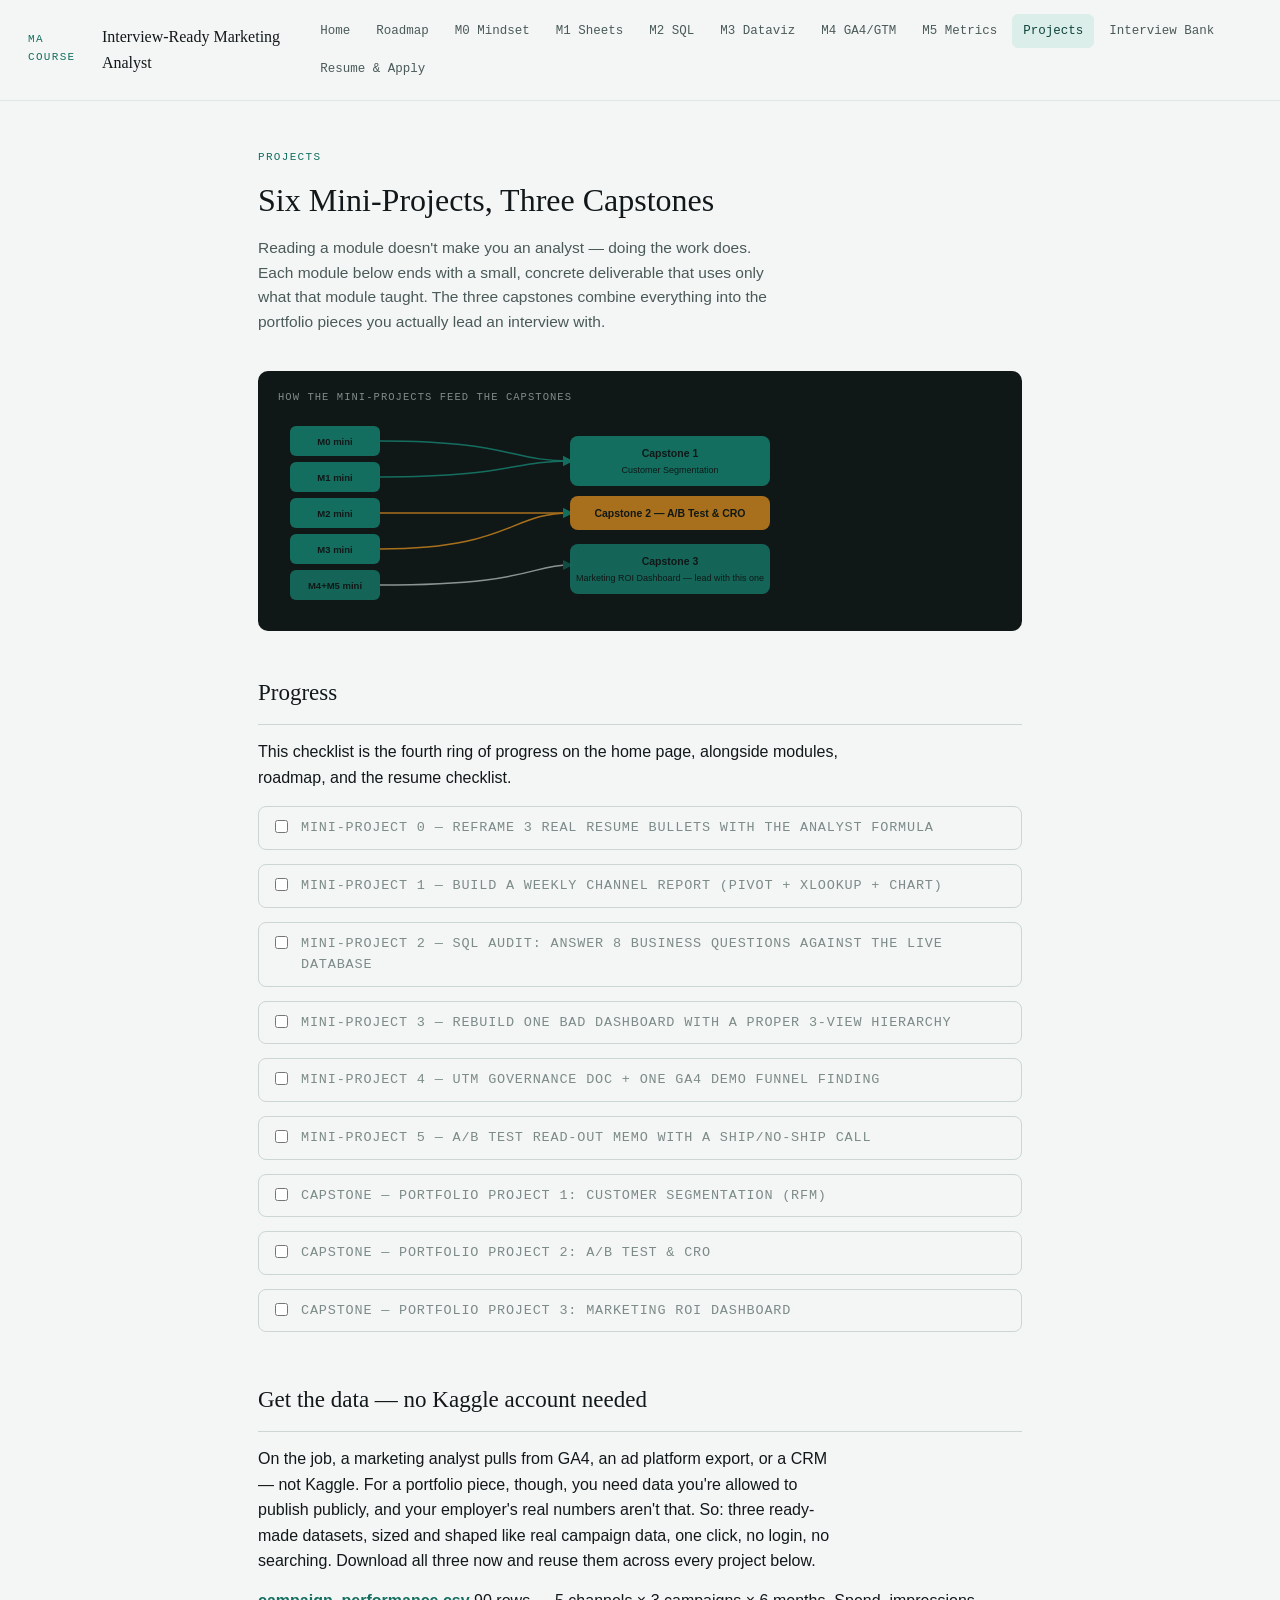
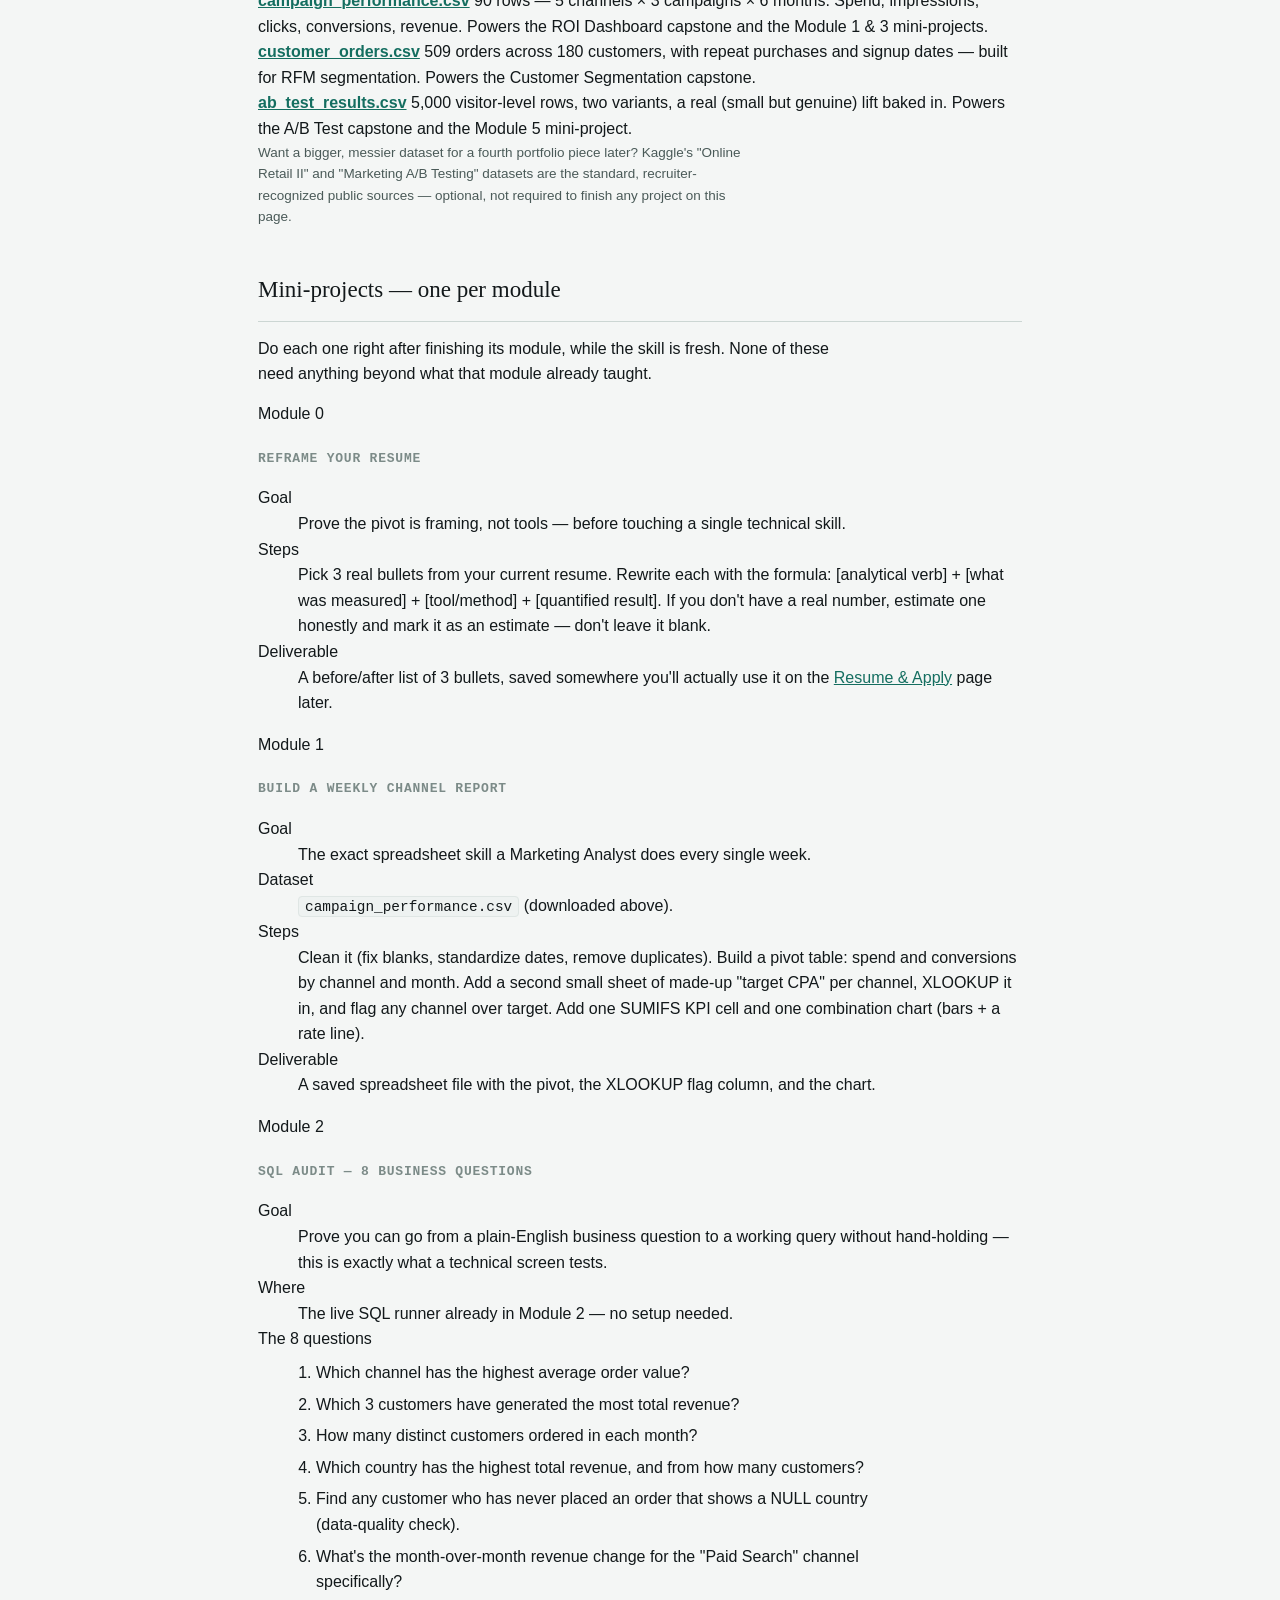
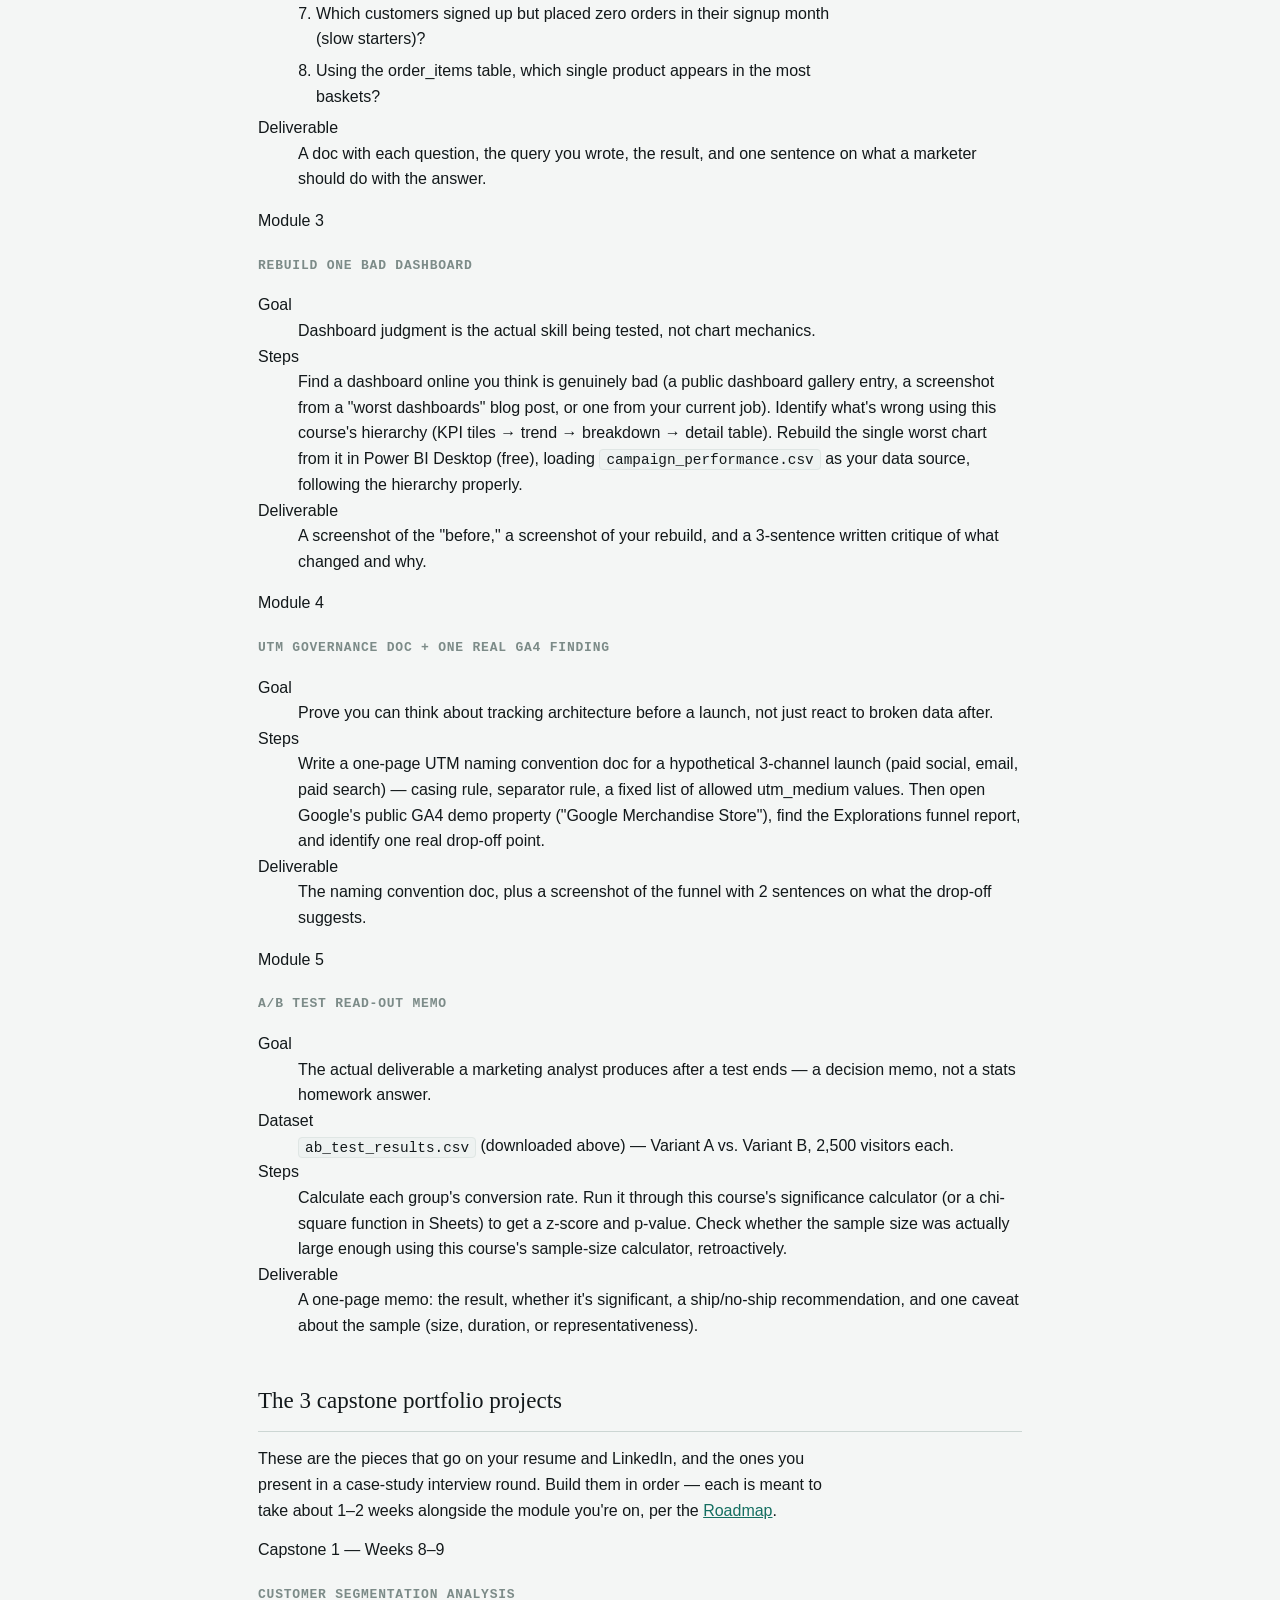
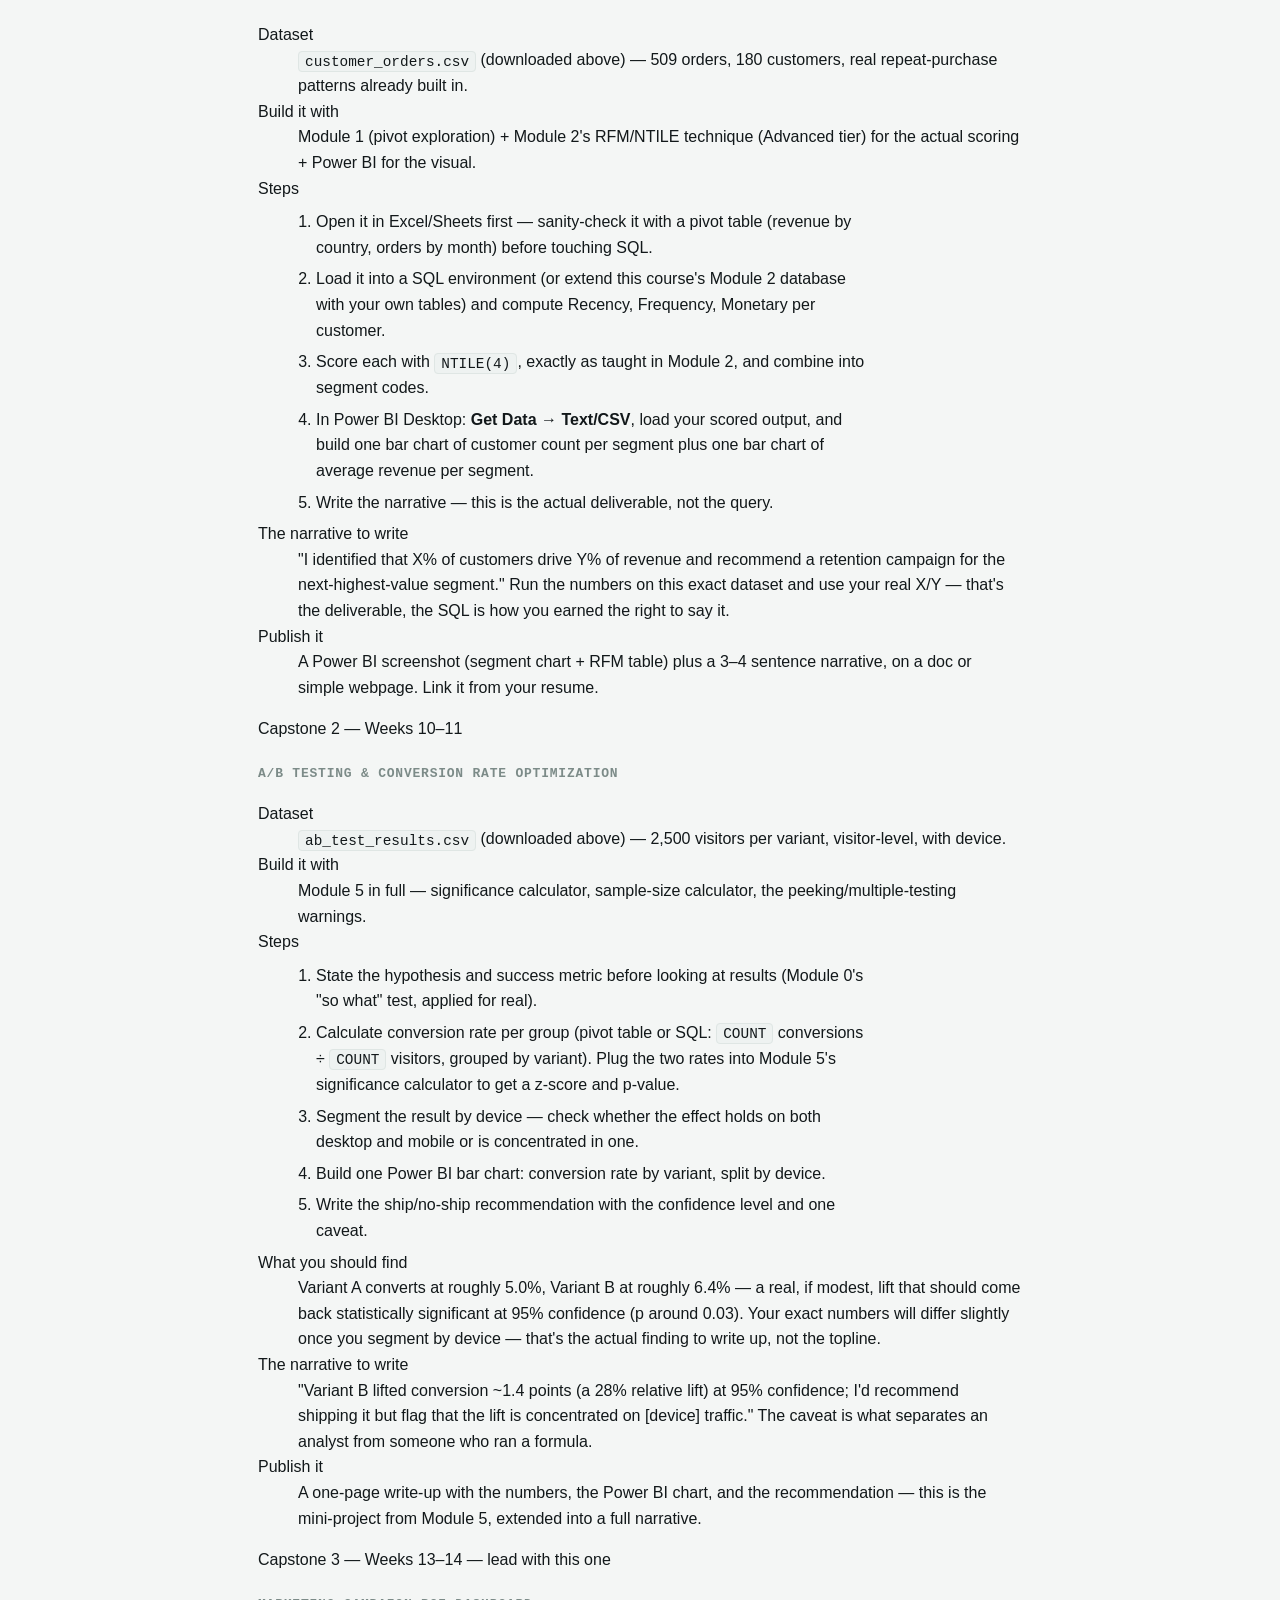
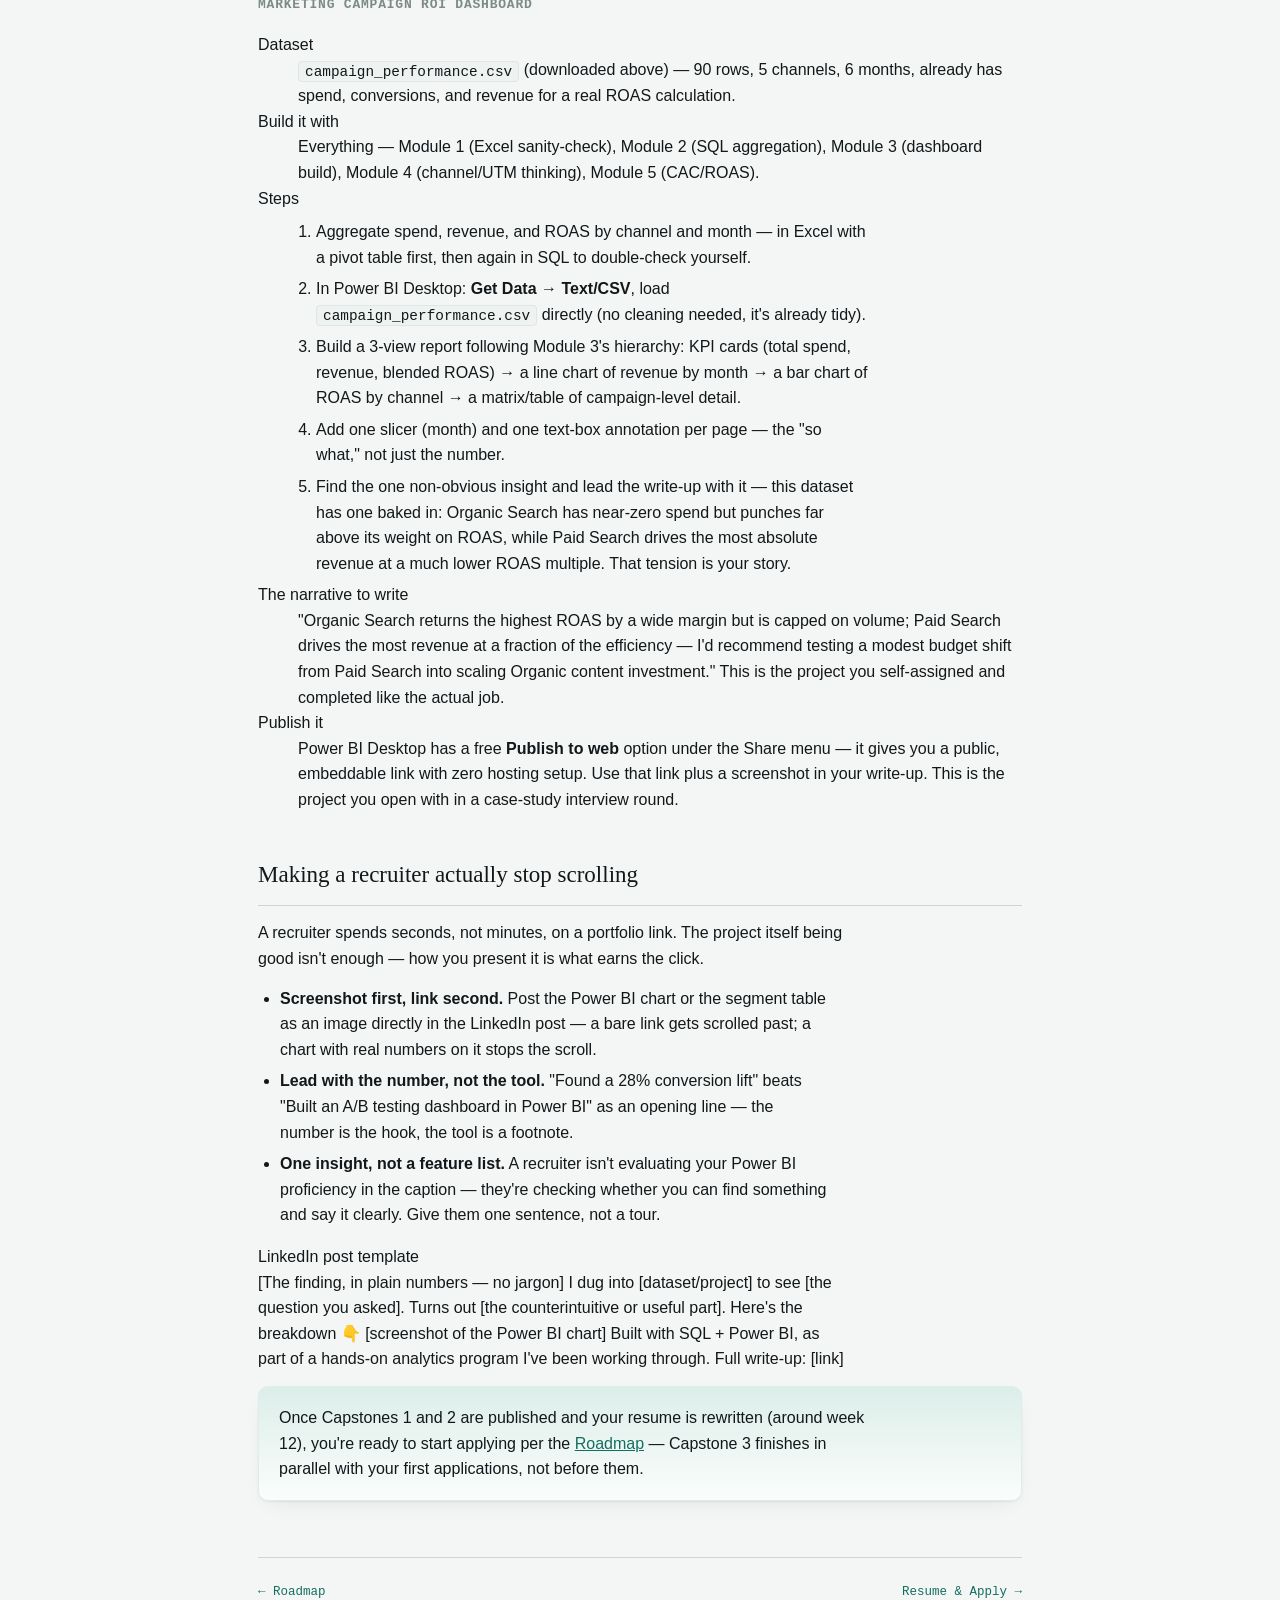
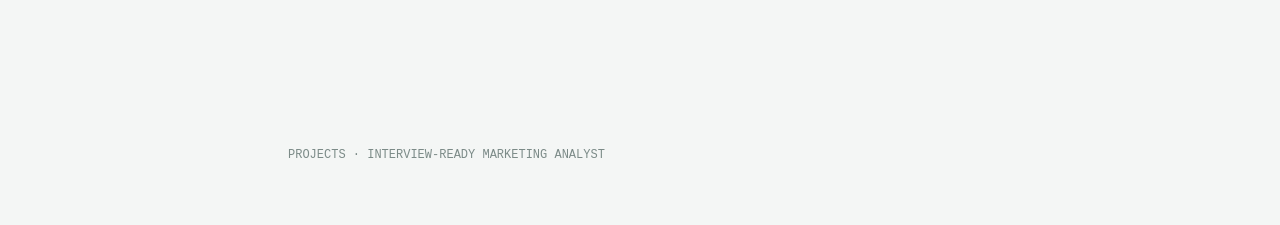
<file: projects.html>
<!doctype html>
<html lang="en">
<head>
<meta charset="utf-8">
<title>Projects — Interview-Ready Marketing Analyst</title>
<meta name="viewport" content="width=device-width, initial-scale=1">
<link rel="stylesheet" href="assets/styles.css">
</head>
<body>
<div class="topbar" id="topbar-mount" data-current="projects"></div>

<main class="page" style="max-width:820px;">
  <div class="lesson-head">
    <p class="lesson-num">Projects</p>
    <h1>Six Mini-Projects, Three Capstones</h1>
    <p class="lesson-goal">Reading a module doesn't make you an analyst — doing the work does. Each module below ends with a small, concrete deliverable that uses only what that module taught. The three capstones combine everything into the portfolio pieces you actually lead an interview with.</p>
  </div>

  <div class="diagram">
    <p class="diagram-label">how the mini-projects feed the capstones</p>
    <svg viewBox="0 0 700 190" width="100%" height="190" role="img" aria-label="Six mini-project nodes for modules 0 through 5 converging into three capstone project nodes: Customer Segmentation, A/B Test and CRO, and Marketing ROI Dashboard">
      <defs><marker id="arrowp" markerWidth="7" markerHeight="7" refX="5" refY="3.5" orient="auto"><path d="M0,0 L7,3.5 L0,7 Z" fill="var(--teal)"/></marker></defs>
      <g font-family="var(--sans)" font-size="10" font-weight="700">
        <g fill="var(--teal)">
          <rect x="0" y="10" width="90" height="30" rx="6"/><rect x="0" y="46" width="90" height="30" rx="6"/><rect x="0" y="82" width="90" height="30" rx="6"/>
          <rect x="0" y="118" width="90" height="30" rx="6"/><rect x="0" y="154" width="90" height="30" rx="6" opacity="0.9"/>
        </g>
        <rect x="0" y="190" width="0" height="0"/>
        <text x="45" y="29" text-anchor="middle" fill="var(--code-bg)" font-size="9.5">M0 mini</text>
        <text x="45" y="65" text-anchor="middle" fill="var(--code-bg)" font-size="9.5">M1 mini</text>
        <text x="45" y="101" text-anchor="middle" fill="var(--code-bg)" font-size="9.5">M2 mini</text>
        <text x="45" y="137" text-anchor="middle" fill="var(--code-bg)" font-size="9.5">M3 mini</text>
        <text x="45" y="173" text-anchor="middle" fill="var(--code-bg)" font-size="9.5">M4+M5 mini</text>

        <path d="M90,25 C 220,25 220,45 280,45" fill="none" stroke="var(--teal)" stroke-width="1.5" marker-end="url(#arrowp)"/>
        <path d="M90,61 C 220,61 220,45 280,45" fill="none" stroke="var(--teal)" stroke-width="1.5" marker-end="url(#arrowp)"/>
        <path d="M90,97 C 220,97 220,97 280,97" fill="none" stroke="var(--gold)" stroke-width="1.5" marker-end="url(#arrowp)"/>
        <path d="M90,133 C 220,133 220,97 280,97" fill="none" stroke="var(--gold)" stroke-width="1.5" marker-end="url(#arrowp)"/>
        <path d="M90,169 C 240,169 240,149 280,149" fill="none" stroke="var(--code-ink)" opacity="0.6" stroke-width="1.5" marker-end="url(#arrowp)"/>

        <rect x="280" y="20" width="200" height="50" rx="8" fill="var(--teal)"/>
        <text x="380" y="41" text-anchor="middle" fill="var(--code-bg)" font-size="10.5">Capstone 1</text>
        <text x="380" y="57" text-anchor="middle" fill="var(--code-bg)" font-size="9" font-weight="400">Customer Segmentation</text>

        <rect x="280" y="80" width="200" height="34" rx="8" fill="var(--gold)"/>
        <text x="380" y="101" text-anchor="middle" fill="var(--code-bg)" font-size="10.5">Capstone 2 — A/B Test &amp; CRO</text>

        <rect x="280" y="128" width="200" height="50" rx="8" fill="var(--teal)" opacity="0.9"/>
        <text x="380" y="149" text-anchor="middle" fill="var(--code-bg)" font-size="10.5">Capstone 3</text>
        <text x="380" y="165" text-anchor="middle" fill="var(--code-bg)" font-size="9" font-weight="400">Marketing ROI Dashboard — lead with this one</text>
      </g>
    </svg>
  </div>

  <h2>Progress</h2>
  <p>This checklist is the fourth ring of progress on the home page, alongside modules, roadmap, and the resume checklist.</p>
  <div id="projects-checklist" style="display:flex; flex-direction:column; gap:8px; margin:16px 0;"></div>

  <h2>Get the data — no Kaggle account needed</h2>
  <p>On the job, a marketing analyst pulls from GA4, an ad platform export, or a CRM — not Kaggle. For a portfolio piece, though, you need data you're allowed to publish publicly, and your employer's real numbers aren't that. So: three ready-made datasets, sized and shaped like real campaign data, one click, no login, no searching. Download all three now and reuse them across every project below.</p>
  <div class="tool-grid">
    <div class="tool">
      <b><a href="assets/data/campaign_performance.csv" download target="_blank" rel="noopener">campaign_performance.csv</a></b>
      <span>90 rows — 5 channels × 3 campaigns × 6 months. Spend, impressions, clicks, conversions, revenue. Powers the ROI Dashboard capstone and the Module 1 &amp; 3 mini-projects.</span>
    </div>
    <div class="tool">
      <b><a href="assets/data/customer_orders.csv" download target="_blank" rel="noopener">customer_orders.csv</a></b>
      <span>509 orders across 180 customers, with repeat purchases and signup dates — built for RFM segmentation. Powers the Customer Segmentation capstone.</span>
    </div>
    <div class="tool">
      <b><a href="assets/data/ab_test_results.csv" download target="_blank" rel="noopener">ab_test_results.csv</a></b>
      <span>5,000 visitor-level rows, two variants, a real (small but genuine) lift baked in. Powers the A/B Test capstone and the Module 5 mini-project.</span>
    </div>
  </div>
  <p style="font-size:13.5px; color:var(--ink-muted);">Want a bigger, messier dataset for a fourth portfolio piece later? Kaggle's "Online Retail II" and "Marketing A/B Testing" datasets are the standard, recruiter-recognized public sources — optional, not required to finish any project on this page.</p>

  <h2>Mini-projects — one per module</h2>
  <p>Do each one right after finishing its module, while the skill is fresh. None of these need anything beyond what that module already taught.</p>

  <div class="cards">
    <div class="card" id="mini-0">
      <span class="card-tag">Module 0</span>
      <h4>Reframe your resume</h4>
      <dl>
        <dt>Goal</dt><dd>Prove the pivot is framing, not tools — before touching a single technical skill.</dd>
        <dt>Steps</dt><dd>Pick 3 real bullets from your current resume. Rewrite each with the formula: [analytical verb] + [what was measured] + [tool/method] + [quantified result]. If you don't have a real number, estimate one honestly and mark it as an estimate — don't leave it blank.</dd>
        <dt>Deliverable</dt><dd>A before/after list of 3 bullets, saved somewhere you'll actually use it on the <a href="resume.html">Resume &amp; Apply</a> page later.</dd>
      </dl>
    </div>

    <div class="card" id="mini-1">
      <span class="card-tag">Module 1</span>
      <h4>Build a weekly channel report</h4>
      <dl>
        <dt>Goal</dt><dd>The exact spreadsheet skill a Marketing Analyst does every single week.</dd>
        <dt>Dataset</dt><dd><code class="inline">campaign_performance.csv</code> (downloaded above).</dd>
        <dt>Steps</dt><dd>Clean it (fix blanks, standardize dates, remove duplicates). Build a pivot table: spend and conversions by channel and month. Add a second small sheet of made-up "target CPA" per channel, XLOOKUP it in, and flag any channel over target. Add one SUMIFS KPI cell and one combination chart (bars + a rate line).</dd>
        <dt>Deliverable</dt><dd>A saved spreadsheet file with the pivot, the XLOOKUP flag column, and the chart.</dd>
      </dl>
    </div>

    <div class="card" id="mini-2">
      <span class="card-tag">Module 2</span>
      <h4>SQL audit — 8 business questions</h4>
      <dl>
        <dt>Goal</dt><dd>Prove you can go from a plain-English business question to a working query without hand-holding — this is exactly what a technical screen tests.</dd>
        <dt>Where</dt><dd>The live SQL runner already in Module 2 — no setup needed.</dd>
        <dt>The 8 questions</dt>
        <dd>
          <ol style="margin:8px 0 0; padding-left:18px;">
            <li>Which channel has the highest average order value?</li>
            <li>Which 3 customers have generated the most total revenue?</li>
            <li>How many distinct customers ordered in each month?</li>
            <li>Which country has the highest total revenue, and from how many customers?</li>
            <li>Find any customer who has never placed an order that shows a NULL country (data-quality check).</li>
            <li>What's the month-over-month revenue change for the "Paid Search" channel specifically?</li>
            <li>Which customers signed up but placed zero orders in their signup month (slow starters)?</li>
            <li>Using the order_items table, which single product appears in the most baskets?</li>
          </ol>
        </dd>
        <dt>Deliverable</dt><dd>A doc with each question, the query you wrote, the result, and one sentence on what a marketer should do with the answer.</dd>
      </dl>
    </div>

    <div class="card" id="mini-3">
      <span class="card-tag">Module 3</span>
      <h4>Rebuild one bad dashboard</h4>
      <dl>
        <dt>Goal</dt><dd>Dashboard judgment is the actual skill being tested, not chart mechanics.</dd>
        <dt>Steps</dt><dd>Find a dashboard online you think is genuinely bad (a public dashboard gallery entry, a screenshot from a "worst dashboards" blog post, or one from your current job). Identify what's wrong using this course's hierarchy (KPI tiles → trend → breakdown → detail table). Rebuild the single worst chart from it in Power BI Desktop (free), loading <code class="inline">campaign_performance.csv</code> as your data source, following the hierarchy properly.</dd>
        <dt>Deliverable</dt><dd>A screenshot of the "before," a screenshot of your rebuild, and a 3-sentence written critique of what changed and why.</dd>
      </dl>
    </div>

    <div class="card" id="mini-4">
      <span class="card-tag">Module 4</span>
      <h4>UTM governance doc + one real GA4 finding</h4>
      <dl>
        <dt>Goal</dt><dd>Prove you can think about tracking architecture before a launch, not just react to broken data after.</dd>
        <dt>Steps</dt><dd>Write a one-page UTM naming convention doc for a hypothetical 3-channel launch (paid social, email, paid search) — casing rule, separator rule, a fixed list of allowed utm_medium values. Then open Google's public GA4 demo property ("Google Merchandise Store"), find the Explorations funnel report, and identify one real drop-off point.</dd>
        <dt>Deliverable</dt><dd>The naming convention doc, plus a screenshot of the funnel with 2 sentences on what the drop-off suggests.</dd>
      </dl>
    </div>

    <div class="card" id="mini-5">
      <span class="card-tag">Module 5</span>
      <h4>A/B test read-out memo</h4>
      <dl>
        <dt>Goal</dt><dd>The actual deliverable a marketing analyst produces after a test ends — a decision memo, not a stats homework answer.</dd>
        <dt>Dataset</dt><dd><code class="inline">ab_test_results.csv</code> (downloaded above) — Variant A vs. Variant B, 2,500 visitors each.</dd>
        <dt>Steps</dt><dd>Calculate each group's conversion rate. Run it through this course's significance calculator (or a chi-square function in Sheets) to get a z-score and p-value. Check whether the sample size was actually large enough using this course's sample-size calculator, retroactively.</dd>
        <dt>Deliverable</dt><dd>A one-page memo: the result, whether it's significant, a ship/no-ship recommendation, and one caveat about the sample (size, duration, or representativeness).</dd>
      </dl>
    </div>
  </div>

  <h2>The 3 capstone portfolio projects</h2>
  <p>These are the pieces that go on your resume and LinkedIn, and the ones you present in a case-study interview round. Build them in order — each is meant to take about 1–2 weeks alongside the module you're on, per the <a href="roadmap.html">Roadmap</a>.</p>

  <div class="cards">
    <div class="card" id="cap-1">
      <span class="card-tag">Capstone 1 — Weeks 8–9</span>
      <h4>Customer Segmentation Analysis</h4>
      <dl>
        <dt>Dataset</dt><dd><code class="inline">customer_orders.csv</code> (downloaded above) — 509 orders, 180 customers, real repeat-purchase patterns already built in.</dd>
        <dt>Build it with</dt><dd>Module 1 (pivot exploration) + Module 2's RFM/NTILE technique (Advanced tier) for the actual scoring + Power BI for the visual.</dd>
        <dt>Steps</dt>
        <dd>
          <ol style="margin:8px 0 0; padding-left:18px;">
            <li>Open it in Excel/Sheets first — sanity-check it with a pivot table (revenue by country, orders by month) before touching SQL.</li>
            <li>Load it into a SQL environment (or extend this course's Module 2 database with your own tables) and compute Recency, Frequency, Monetary per customer.</li>
            <li>Score each with <code class="inline">NTILE(4)</code>, exactly as taught in Module 2, and combine into segment codes.</li>
            <li>In Power BI Desktop: <b>Get Data → Text/CSV</b>, load your scored output, and build one bar chart of customer count per segment plus one bar chart of average revenue per segment.</li>
            <li>Write the narrative — this is the actual deliverable, not the query.</li>
          </ol>
        </dd>
        <dt>The narrative to write</dt><dd>"I identified that X% of customers drive Y% of revenue and recommend a retention campaign for the next-highest-value segment." Run the numbers on this exact dataset and use your real X/Y — that's the deliverable, the SQL is how you earned the right to say it.</dd>
        <dt>Publish it</dt><dd>A Power BI screenshot (segment chart + RFM table) plus a 3–4 sentence narrative, on a doc or simple webpage. Link it from your resume.</dd>
      </dl>
    </div>

    <div class="card" id="cap-2">
      <span class="card-tag">Capstone 2 — Weeks 10–11</span>
      <h4>A/B Testing &amp; Conversion Rate Optimization</h4>
      <dl>
        <dt>Dataset</dt><dd><code class="inline">ab_test_results.csv</code> (downloaded above) — 2,500 visitors per variant, visitor-level, with device.</dd>
        <dt>Build it with</dt><dd>Module 5 in full — significance calculator, sample-size calculator, the peeking/multiple-testing warnings.</dd>
        <dt>Steps</dt>
        <dd>
          <ol style="margin:8px 0 0; padding-left:18px;">
            <li>State the hypothesis and success metric before looking at results (Module 0's "so what" test, applied for real).</li>
            <li>Calculate conversion rate per group (pivot table or SQL: <code class="inline">COUNT</code> conversions ÷ <code class="inline">COUNT</code> visitors, grouped by variant). Plug the two rates into Module 5's significance calculator to get a z-score and p-value.</li>
            <li>Segment the result by device — check whether the effect holds on both desktop and mobile or is concentrated in one.</li>
            <li>Build one Power BI bar chart: conversion rate by variant, split by device.</li>
            <li>Write the ship/no-ship recommendation with the confidence level and one caveat.</li>
          </ol>
        </dd>
        <dt>What you should find</dt><dd>Variant A converts at roughly 5.0%, Variant B at roughly 6.4% — a real, if modest, lift that should come back statistically significant at 95% confidence (p around 0.03). Your exact numbers will differ slightly once you segment by device — that's the actual finding to write up, not the topline.</dd>
        <dt>The narrative to write</dt><dd>"Variant B lifted conversion ~1.4 points (a 28% relative lift) at 95% confidence; I'd recommend shipping it but flag that the lift is concentrated on [device] traffic." The caveat is what separates an analyst from someone who ran a formula.</dd>
        <dt>Publish it</dt><dd>A one-page write-up with the numbers, the Power BI chart, and the recommendation — this is the mini-project from Module 5, extended into a full narrative.</dd>
      </dl>
    </div>

    <div class="card" id="cap-3">
      <span class="card-tag">Capstone 3 — Weeks 13–14 — lead with this one</span>
      <h4>Marketing Campaign ROI Dashboard</h4>
      <dl>
        <dt>Dataset</dt><dd><code class="inline">campaign_performance.csv</code> (downloaded above) — 90 rows, 5 channels, 6 months, already has spend, conversions, and revenue for a real ROAS calculation.</dd>
        <dt>Build it with</dt><dd>Everything — Module 1 (Excel sanity-check), Module 2 (SQL aggregation), Module 3 (dashboard build), Module 4 (channel/UTM thinking), Module 5 (CAC/ROAS).</dd>
        <dt>Steps</dt>
        <dd>
          <ol style="margin:8px 0 0; padding-left:18px;">
            <li>Aggregate spend, revenue, and ROAS by channel and month — in Excel with a pivot table first, then again in SQL to double-check yourself.</li>
            <li>In Power BI Desktop: <b>Get Data → Text/CSV</b>, load <code class="inline">campaign_performance.csv</code> directly (no cleaning needed, it's already tidy).</li>
            <li>Build a 3-view report following Module 3's hierarchy: KPI cards (total spend, revenue, blended ROAS) → a line chart of revenue by month → a bar chart of ROAS by channel → a matrix/table of campaign-level detail.</li>
            <li>Add one slicer (month) and one text-box annotation per page — the "so what," not just the number.</li>
            <li>Find the one non-obvious insight and lead the write-up with it — this dataset has one baked in: Organic Search has near-zero spend but punches far above its weight on ROAS, while Paid Search drives the most absolute revenue at a much lower ROAS multiple. That tension is your story.</li>
          </ol>
        </dd>
        <dt>The narrative to write</dt><dd>"Organic Search returns the highest ROAS by a wide margin but is capped on volume; Paid Search drives the most revenue at a fraction of the efficiency — I'd recommend testing a modest budget shift from Paid Search into scaling Organic content investment." This is the project you self-assigned and completed like the actual job.</dd>
        <dt>Publish it</dt><dd>Power BI Desktop has a free <b>Publish to web</b> option under the Share menu — it gives you a public, embeddable link with zero hosting setup. Use that link plus a screenshot in your write-up. This is the project you open with in a case-study interview round.</dd>
      </dl>
    </div>
  </div>

  <h2>Making a recruiter actually stop scrolling</h2>
  <p>A recruiter spends seconds, not minutes, on a portfolio link. The project itself being good isn't enough — how you present it is what earns the click.</p>
  <ul>
    <li><strong>Screenshot first, link second.</strong> Post the Power BI chart or the segment table as an image directly in the LinkedIn post — a bare link gets scrolled past; a chart with real numbers on it stops the scroll.</li>
    <li><strong>Lead with the number, not the tool.</strong> "Found a 28% conversion lift" beats "Built an A/B testing dashboard in Power BI" as an opening line — the number is the hook, the tool is a footnote.</li>
    <li><strong>One insight, not a feature list.</strong> A recruiter isn't evaluating your Power BI proficiency in the caption — they're checking whether you can find something and say it clearly. Give them one sentence, not a tour.</li>
  </ul>

  <div class="template">
    <span class="tlabel">LinkedIn post template</span>
    <p>[The finding, in plain numbers — no jargon]

I dug into [dataset/project] to see [the question you asked]. Turns out [the counterintuitive or useful part].

Here's the breakdown 👇
[screenshot of the Power BI chart]

Built with SQL + Power BI, as part of a hands-on analytics program I've been working through. Full write-up: [link]</p>
  </div>

  <div class="box teal" style="margin-top:8px;">
    <p style="margin:0">Once Capstones 1 and 2 are published and your resume is rewritten (around week 12), you're ready to start applying per the <a href="roadmap.html">Roadmap</a> — Capstone 3 finishes in parallel with your first applications, not before them.</p>
  </div>

  <div class="lesson-nav">
    <a href="roadmap.html">← Roadmap</a>
    <a href="resume.html">Resume &amp; Apply →</a>
  </div>
</main>

<footer class="site">PROJECTS · INTERVIEW-READY MARKETING ANALYST</footer>

<script src="assets/app.js"></script>
<script>
  initChecklist('projects-checklist', 'ma-projects-progress-v1', PROJECTS_CHECKLIST);
</script>
</body>
</html>
</file>
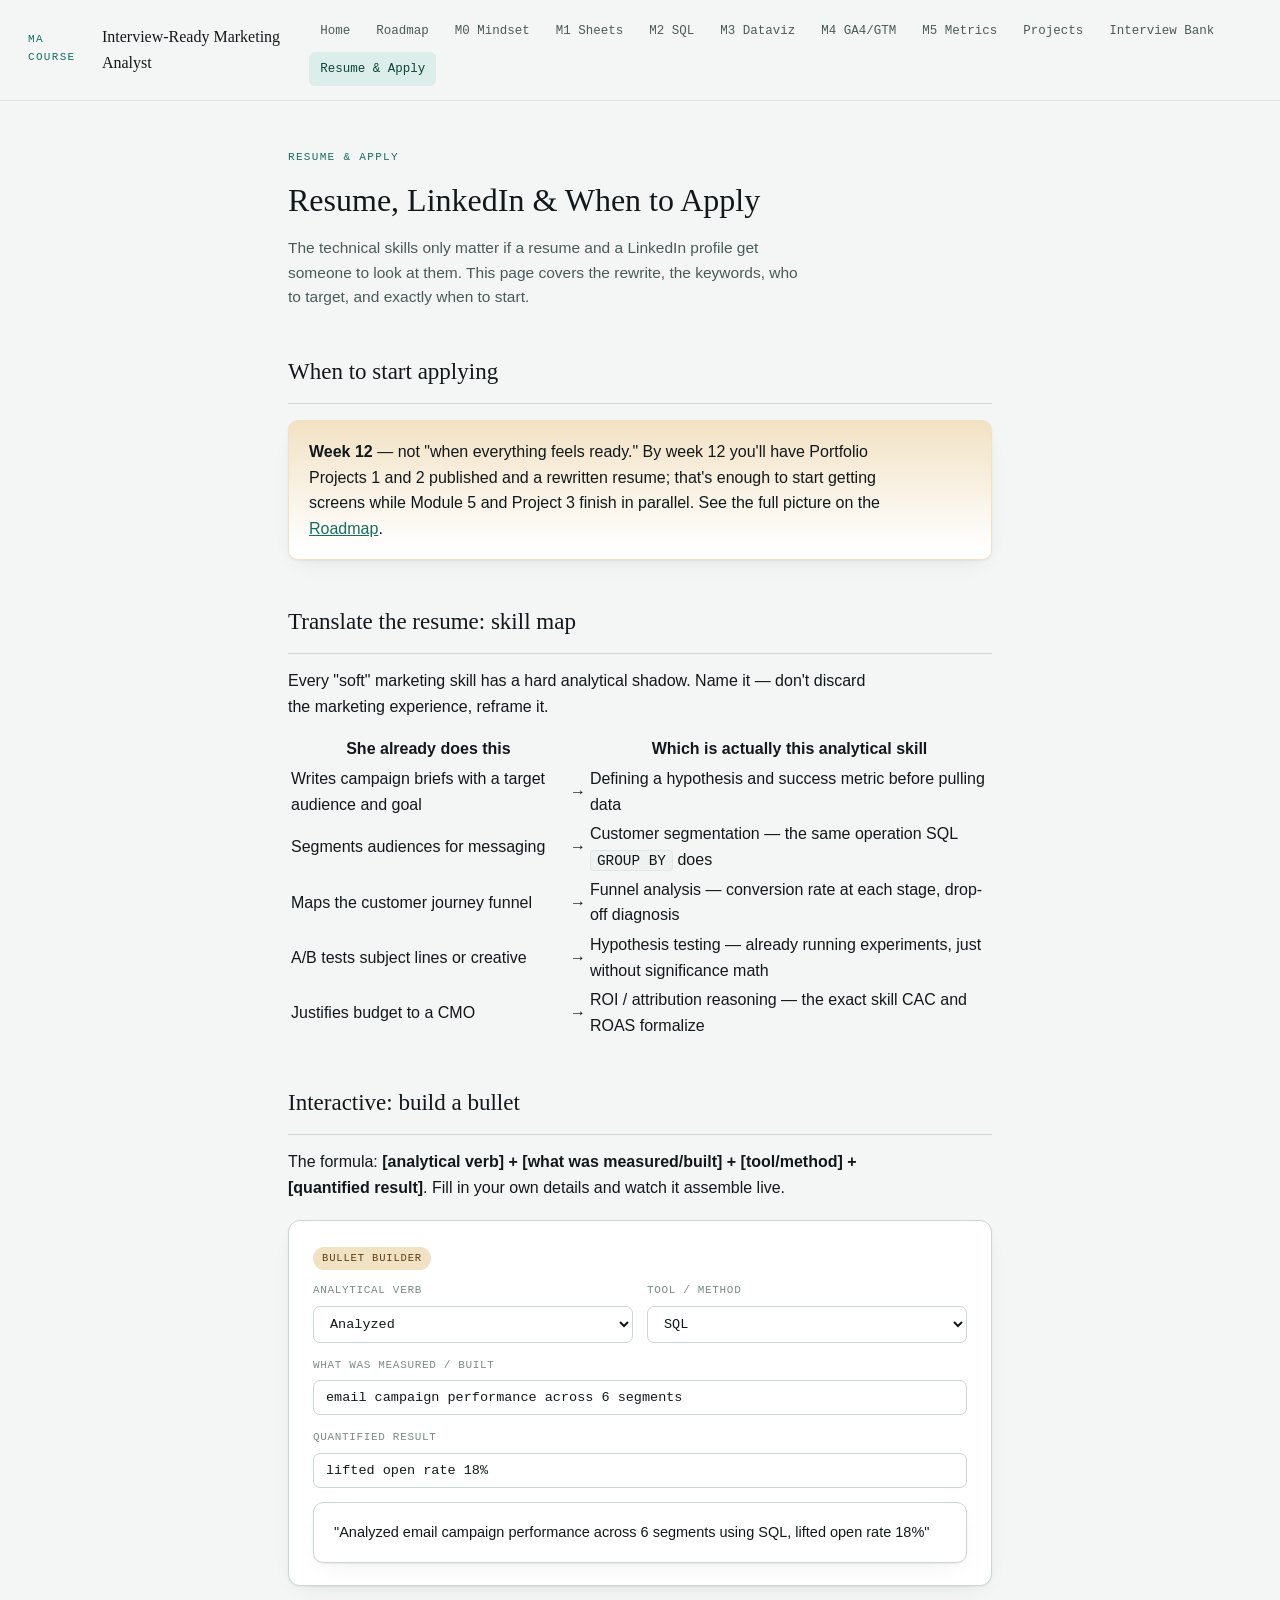
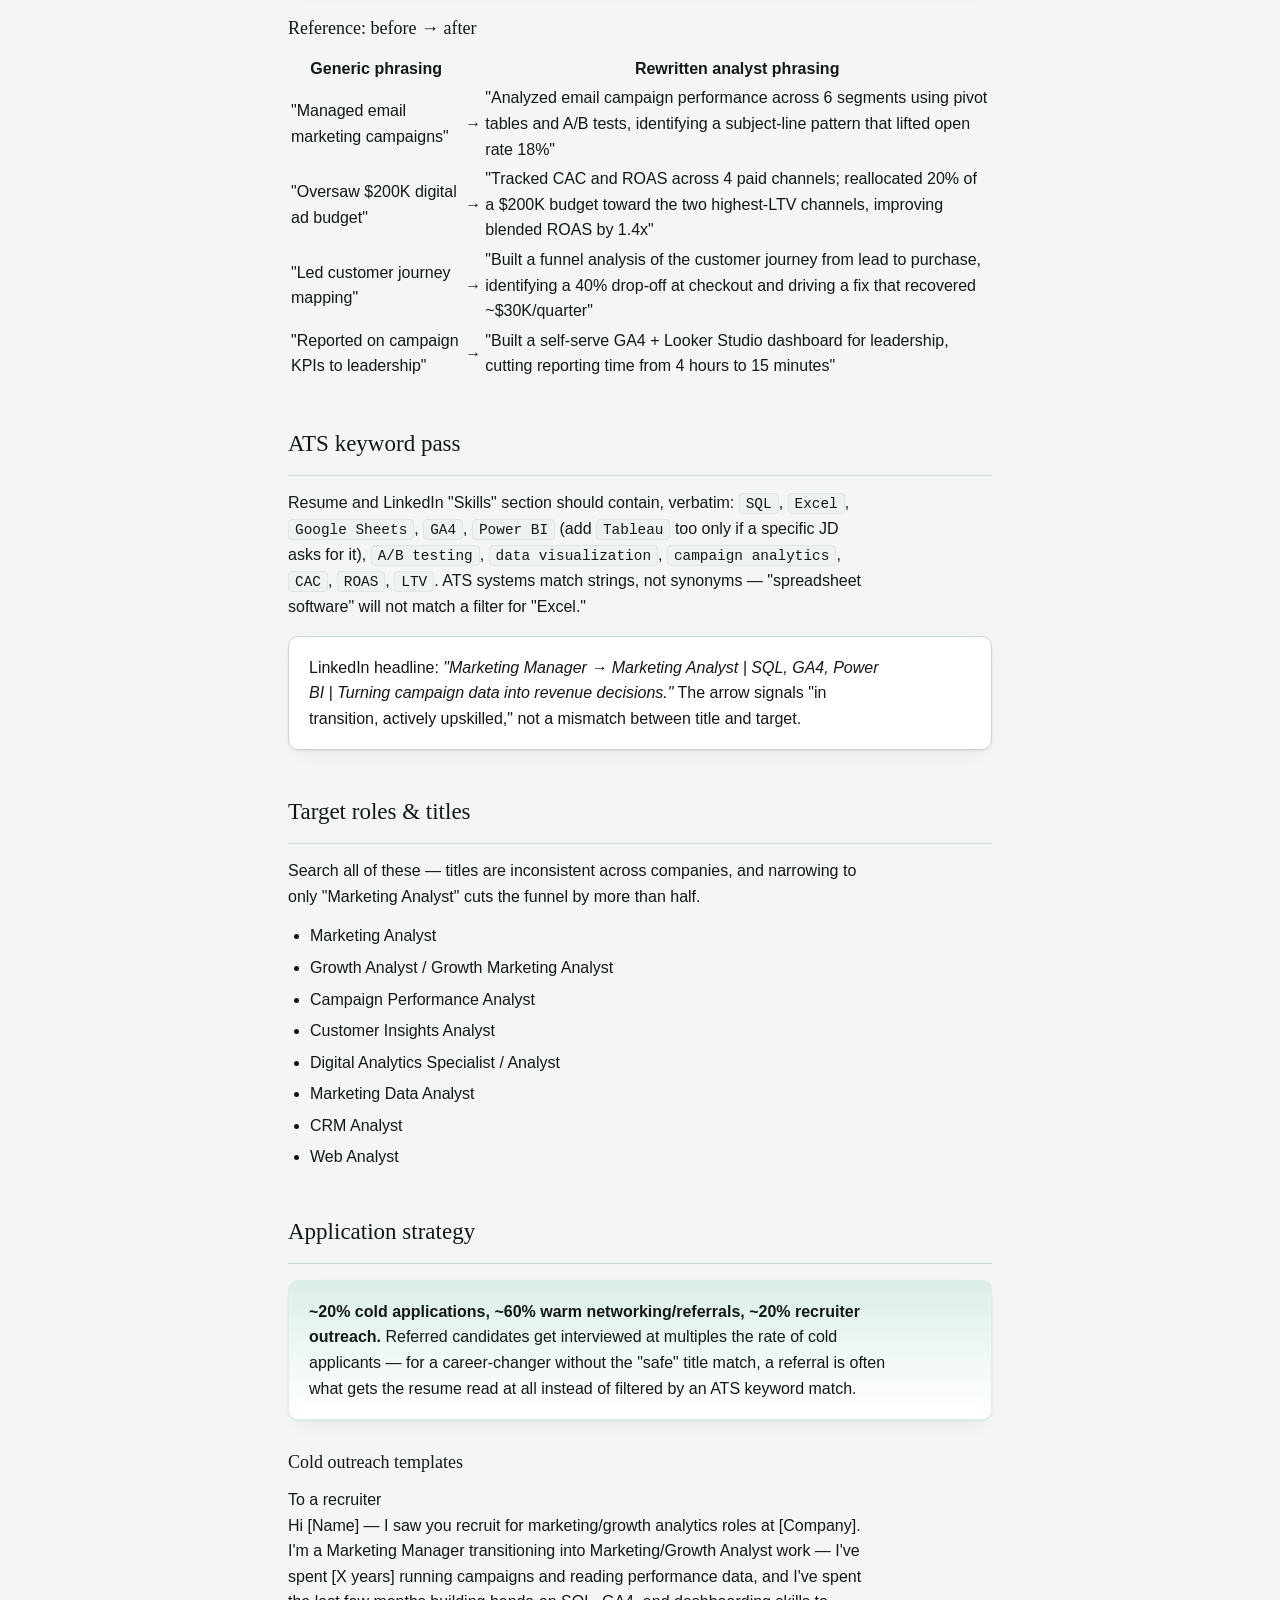
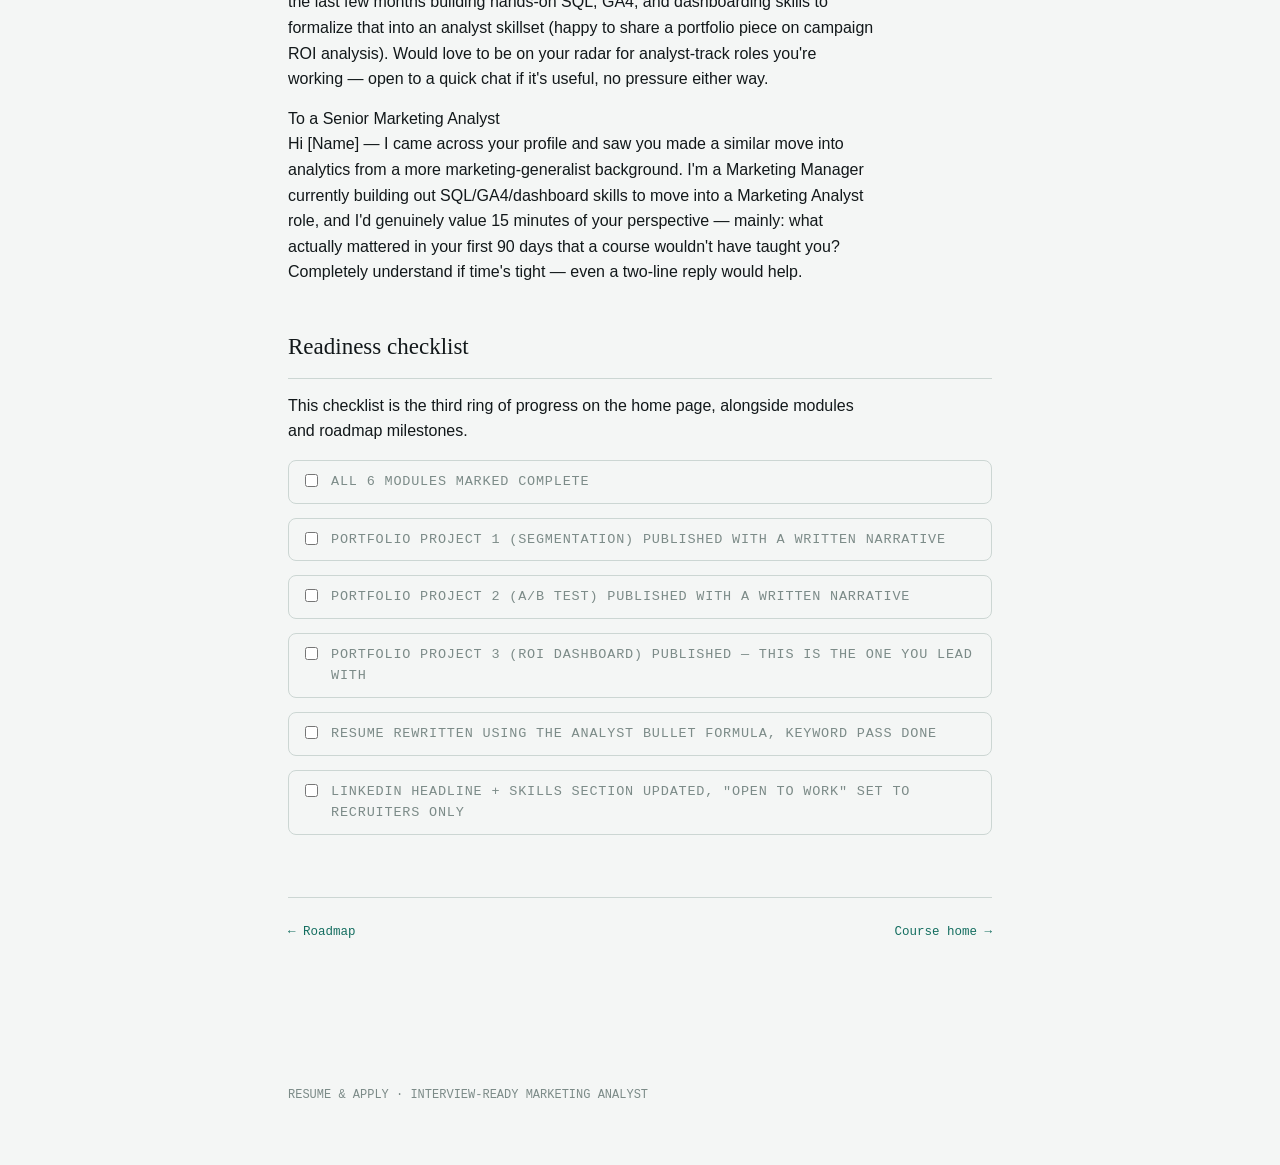
<file: resume.html>
<!doctype html>
<html lang="en">
<head>
<meta charset="utf-8">
<title>Resume & Apply — Interview-Ready Marketing Analyst</title>
<meta name="viewport" content="width=device-width, initial-scale=1">
<link rel="stylesheet" href="assets/styles.css">
</head>
<body>
<div class="topbar" id="topbar-mount" data-current="resume"></div>

<main class="page">
  <div class="lesson-head">
    <p class="lesson-num">Resume &amp; Apply</p>
    <h1>Resume, LinkedIn &amp; When to Apply</h1>
    <p class="lesson-goal">The technical skills only matter if a resume and a LinkedIn profile get someone to look at them. This page covers the rewrite, the keywords, who to target, and exactly when to start.</p>
  </div>

  <h2>When to start applying</h2>
  <div class="box gold">
    <p style="margin:0"><strong>Week 12</strong> — not "when everything feels ready." By week 12 you'll have Portfolio Projects 1 and 2 published and a rewritten resume; that's enough to start getting screens while Module 5 and Project 3 finish in parallel. See the full picture on the <a href="roadmap.html">Roadmap</a>.</p>
  </div>

  <h2>Translate the resume: skill map</h2>
  <p>Every "soft" marketing skill has a hard analytical shadow. Name it — don't discard the marketing experience, reframe it.</p>
  <table class="map-table">
    <tr><th>She already does this</th><th></th><th>Which is actually this analytical skill</th></tr>
    <tr><td>Writes campaign briefs with a target audience and goal</td><td class="arrow">→</td><td>Defining a hypothesis and success metric before pulling data</td></tr>
    <tr><td>Segments audiences for messaging</td><td class="arrow">→</td><td>Customer segmentation — the same operation SQL <code class="inline">GROUP BY</code> does</td></tr>
    <tr><td>Maps the customer journey funnel</td><td class="arrow">→</td><td>Funnel analysis — conversion rate at each stage, drop-off diagnosis</td></tr>
    <tr><td>A/B tests subject lines or creative</td><td class="arrow">→</td><td>Hypothesis testing — already running experiments, just without significance math</td></tr>
    <tr><td>Justifies budget to a CMO</td><td class="arrow">→</td><td>ROI / attribution reasoning — the exact skill CAC and ROAS formalize</td></tr>
  </table>

  <h2>Interactive: build a bullet</h2>
  <p>The formula: <strong>[analytical verb] + [what was measured/built] + [tool/method] + [quantified result]</strong>. Fill in your own details and watch it assemble live.</p>
  <div class="tool-card">
    <span class="ttag">Bullet builder</span>
    <div class="fieldrow">
      <div class="field">
        <label for="b-verb">Analytical verb</label>
        <select id="b-verb">
          <option value="Analyzed">Analyzed</option>
          <option value="Tracked">Tracked</option>
          <option value="Built">Built</option>
          <option value="Segmented">Segmented</option>
          <option value="Diagnosed">Diagnosed</option>
          <option value="Optimized">Optimized</option>
        </select>
      </div>
      <div class="field">
        <label for="b-tool">Tool / method</label>
        <select id="b-tool">
          <option value="SQL">SQL</option>
          <option value="pivot tables in Sheets">pivot tables in Sheets</option>
          <option value="a Power BI dashboard">a Power BI dashboard</option>
          <option value="an A/B test">an A/B test</option>
          <option value="GA4">GA4</option>
        </select>
      </div>
    </div>
    <div class="field">
      <label for="b-what">What was measured / built</label>
      <input type="text" id="b-what" placeholder="e.g. email campaign performance across 6 segments" value="email campaign performance across 6 segments">
    </div>
    <div class="field">
      <label for="b-result">Quantified result</label>
      <input type="text" id="b-result" placeholder="e.g. lifted open rate 18%" value="lifted open rate 18%">
    </div>
    <div class="box" id="bullet-preview" style="margin:14px 0 0; font-size:14.5px;"></div>
  </div>

  <h3>Reference: before → after</h3>
  <table class="map-table">
    <tr><th>Generic phrasing</th><th></th><th>Rewritten analyst phrasing</th></tr>
    <tr><td>"Managed email marketing campaigns"</td><td class="arrow">→</td><td>"Analyzed email campaign performance across 6 segments using pivot tables and A/B tests, identifying a subject-line pattern that lifted open rate 18%"</td></tr>
    <tr><td>"Oversaw $200K digital ad budget"</td><td class="arrow">→</td><td>"Tracked CAC and ROAS across 4 paid channels; reallocated 20% of a $200K budget toward the two highest-LTV channels, improving blended ROAS by 1.4x"</td></tr>
    <tr><td>"Led customer journey mapping"</td><td class="arrow">→</td><td>"Built a funnel analysis of the customer journey from lead to purchase, identifying a 40% drop-off at checkout and driving a fix that recovered ~$30K/quarter"</td></tr>
    <tr><td>"Reported on campaign KPIs to leadership"</td><td class="arrow">→</td><td>"Built a self-serve GA4 + Looker Studio dashboard for leadership, cutting reporting time from 4 hours to 15 minutes"</td></tr>
  </table>

  <h2>ATS keyword pass</h2>
  <p>Resume and LinkedIn "Skills" section should contain, verbatim: <code class="inline">SQL</code>, <code class="inline">Excel</code>, <code class="inline">Google Sheets</code>, <code class="inline">GA4</code>, <code class="inline">Power BI</code> (add <code class="inline">Tableau</code> too only if a specific JD asks for it), <code class="inline">A/B testing</code>, <code class="inline">data visualization</code>, <code class="inline">campaign analytics</code>, <code class="inline">CAC</code>, <code class="inline">ROAS</code>, <code class="inline">LTV</code>. ATS systems match strings, not synonyms — "spreadsheet software" will not match a filter for "Excel."</p>
  <div class="box">
    <p style="margin:0">LinkedIn headline: <em>"Marketing Manager → Marketing Analyst | SQL, GA4, Power BI | Turning campaign data into revenue decisions."</em> The arrow signals "in transition, actively upskilled," not a mismatch between title and target.</p>
  </div>

  <h2>Target roles &amp; titles</h2>
  <p>Search all of these — titles are inconsistent across companies, and narrowing to only "Marketing Analyst" cuts the funnel by more than half.</p>
  <ul>
    <li>Marketing Analyst</li>
    <li>Growth Analyst / Growth Marketing Analyst</li>
    <li>Campaign Performance Analyst</li>
    <li>Customer Insights Analyst</li>
    <li>Digital Analytics Specialist / Analyst</li>
    <li>Marketing Data Analyst</li>
    <li>CRM Analyst</li>
    <li>Web Analyst</li>
  </ul>

  <h2>Application strategy</h2>
  <div class="box teal">
    <p style="margin:0"><strong>~20% cold applications, ~60% warm networking/referrals, ~20% recruiter outreach.</strong> Referred candidates get interviewed at multiples the rate of cold applicants — for a career-changer without the "safe" title match, a referral is often what gets the resume read at all instead of filtered by an ATS keyword match.</p>
  </div>

  <h3>Cold outreach templates</h3>
  <div class="template">
    <span class="tlabel">To a recruiter</span>
    <p>Hi [Name] — I saw you recruit for marketing/growth analytics roles at [Company]. I'm a Marketing Manager transitioning into Marketing/Growth Analyst work — I've spent [X years] running campaigns and reading performance data, and I've spent the last few months building hands-on SQL, GA4, and dashboarding skills to formalize that into an analyst skillset (happy to share a portfolio piece on campaign ROI analysis). Would love to be on your radar for analyst-track roles you're working — open to a quick chat if it's useful, no pressure either way.</p>
  </div>
  <div class="template">
    <span class="tlabel">To a Senior Marketing Analyst</span>
    <p>Hi [Name] — I came across your profile and saw you made a similar move into analytics from a more marketing-generalist background. I'm a Marketing Manager currently building out SQL/GA4/dashboard skills to move into a Marketing Analyst role, and I'd genuinely value 15 minutes of your perspective — mainly: what actually mattered in your first 90 days that a course wouldn't have taught you? Completely understand if time's tight — even a two-line reply would help.</p>
  </div>

  <h2>Readiness checklist</h2>
  <p>This checklist is the third ring of progress on the home page, alongside modules and roadmap milestones.</p>
  <div id="resume-checklist" style="display:flex; flex-direction:column; gap:8px; margin:16px 0;"></div>

  <div class="lesson-nav">
    <a href="roadmap.html">← Roadmap</a>
    <a href="index.html">Course home →</a>
  </div>
</main>

<footer class="site">RESUME &amp; APPLY · INTERVIEW-READY MARKETING ANALYST</footer>

<script src="assets/app.js"></script>
<script>
  function updateBullet() {
    const verb = document.getElementById('b-verb').value;
    const tool = document.getElementById('b-tool').value;
    const what = document.getElementById('b-what').value.trim() || '[what you measured or built]';
    const result = document.getElementById('b-result').value.trim() || '[quantified result]';
    document.getElementById('bullet-preview').innerHTML =
      `"${verb} ${what} using ${tool}, ${result}"`;
  }
  ['b-verb','b-tool','b-what','b-result'].forEach(id => {
    document.getElementById(id).addEventListener('input', updateBullet);
    document.getElementById(id).addEventListener('change', updateBullet);
  });
  updateBullet();

  initChecklist('resume-checklist', 'ma-resume-progress-v1', RESUME_CHECKLIST);
</script>
</body>
</html>
</file>
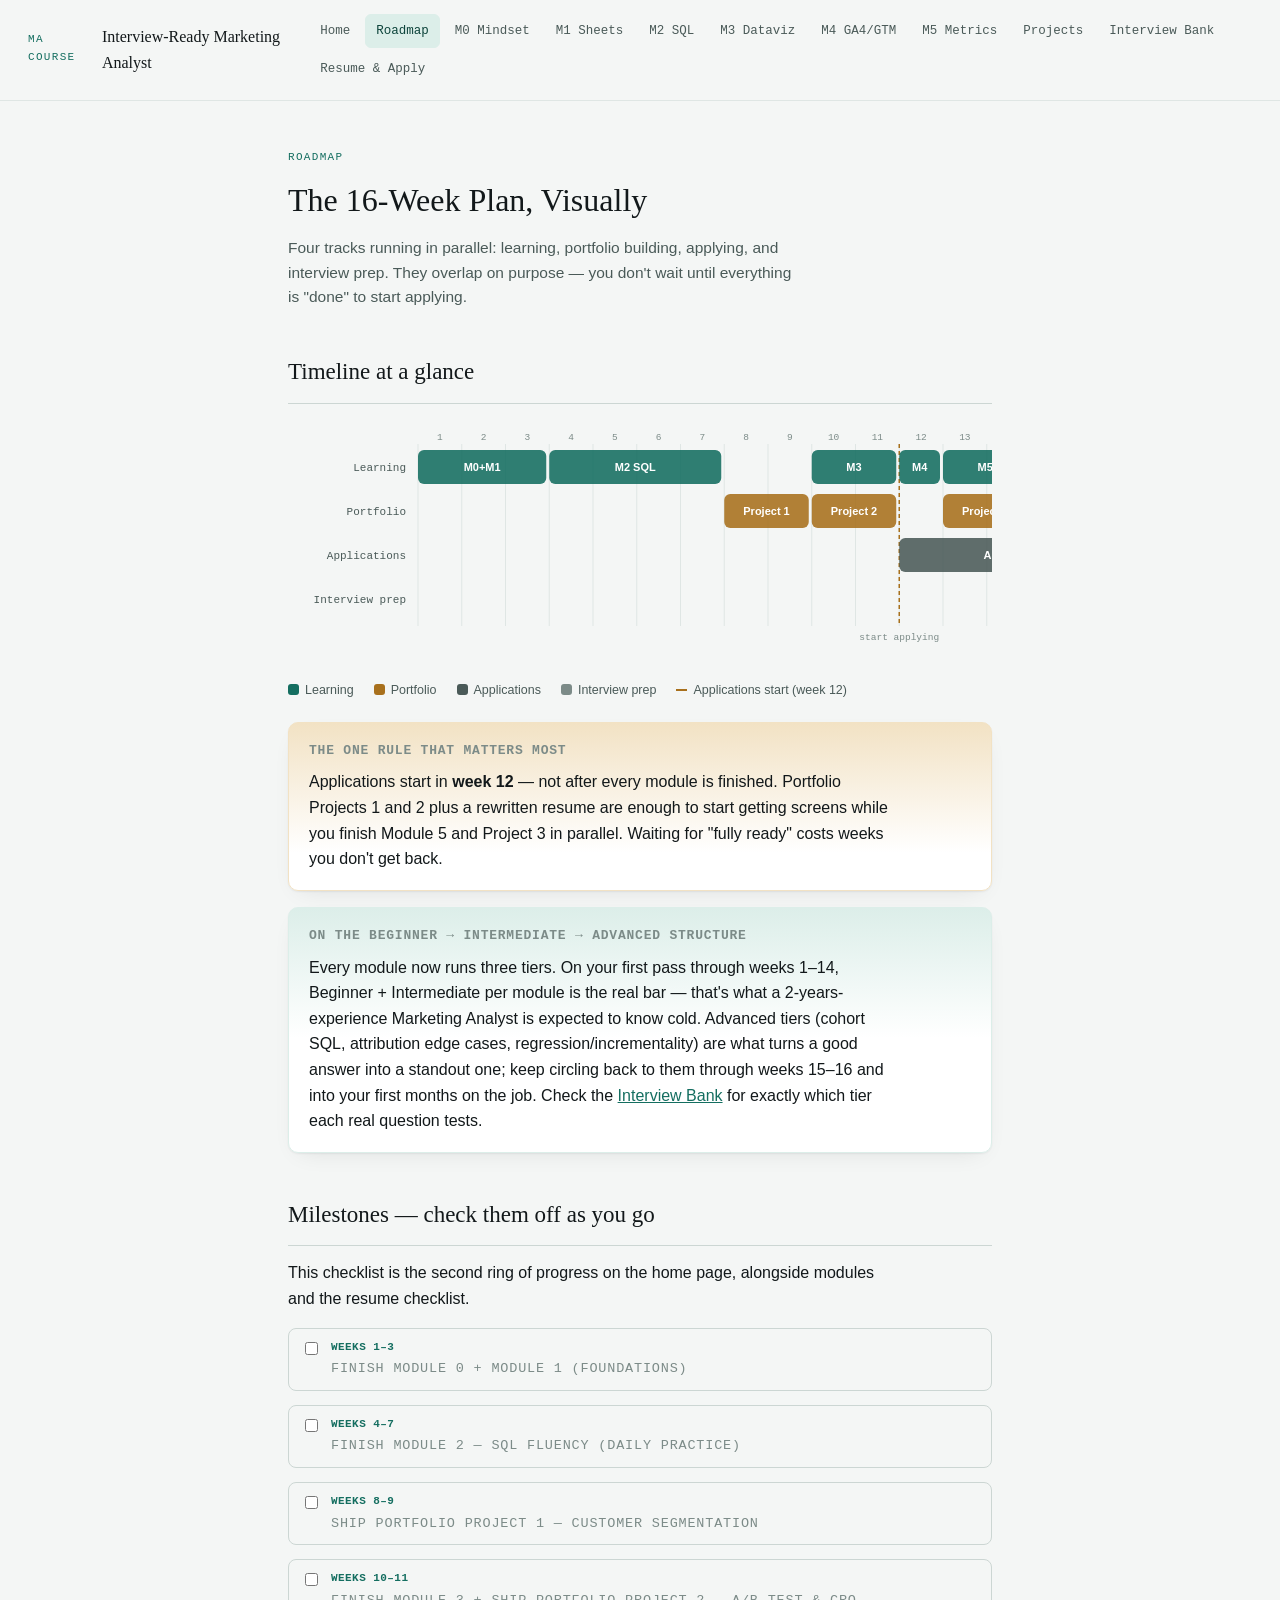
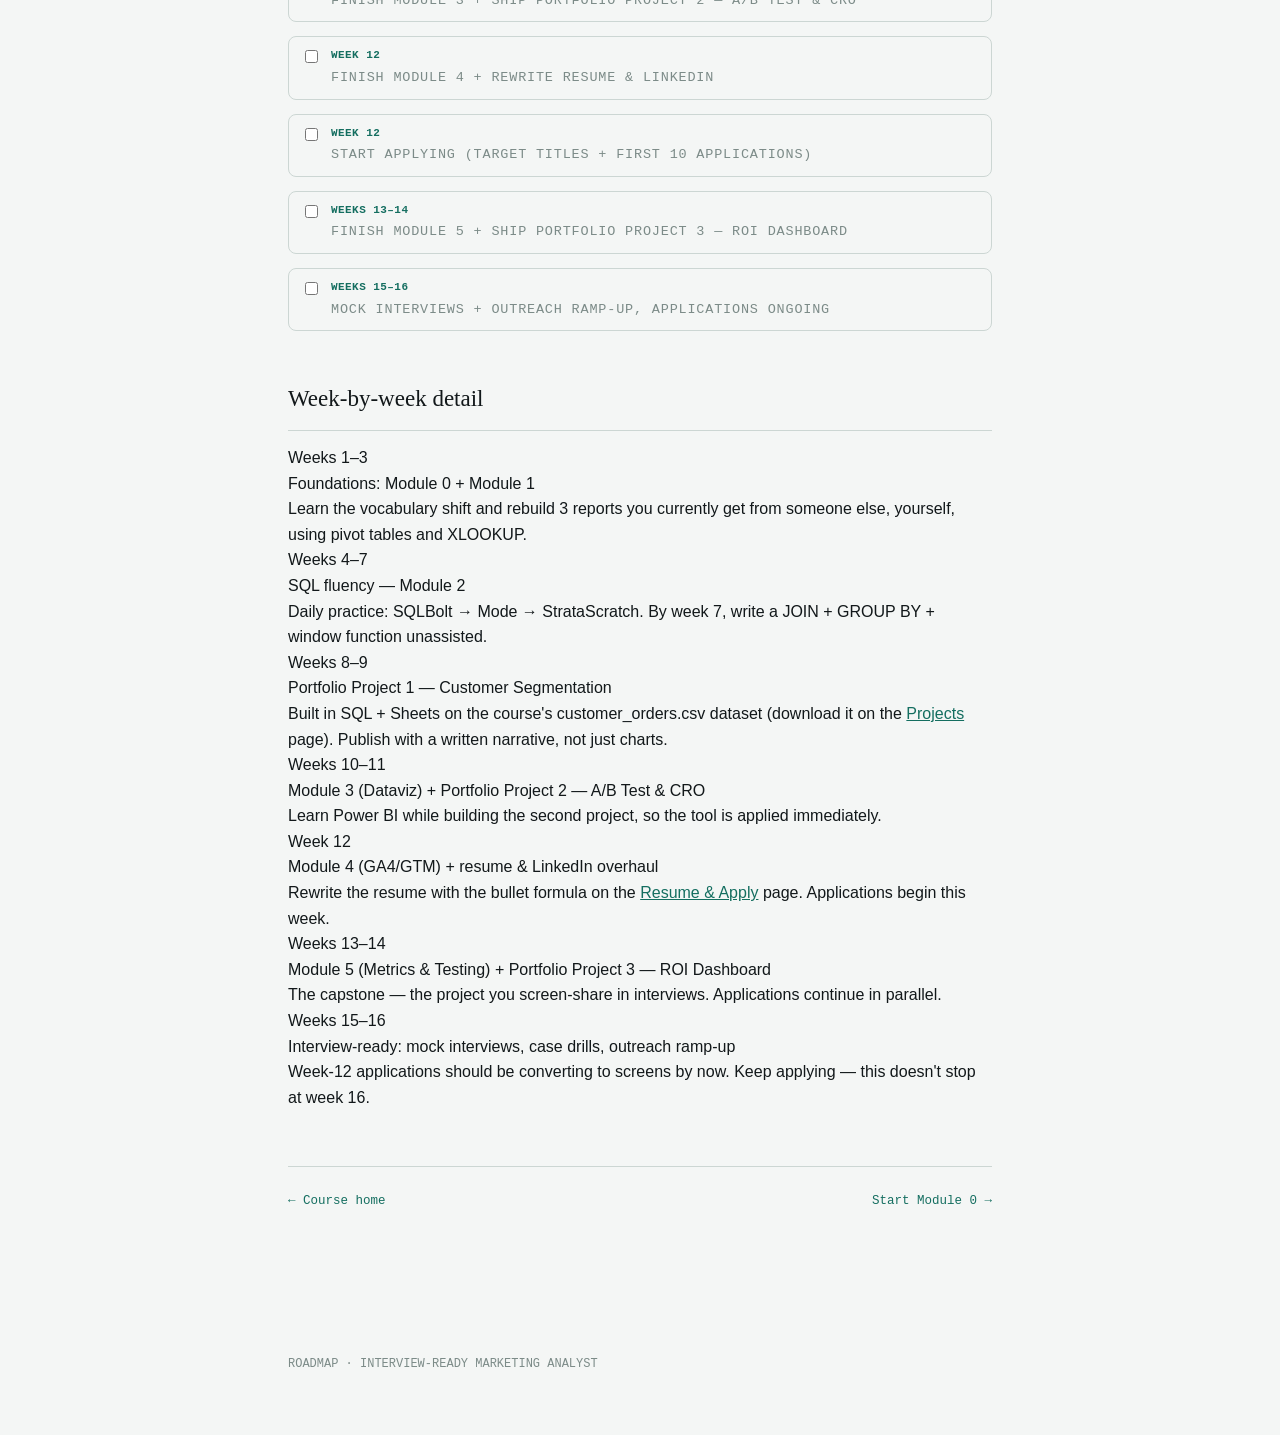
<file: roadmap.html>
<!doctype html>
<html lang="en">
<head>
<meta charset="utf-8">
<title>Roadmap — Interview-Ready Marketing Analyst</title>
<meta name="viewport" content="width=device-width, initial-scale=1">
<link rel="stylesheet" href="assets/styles.css">
<style>
  .gantt-wrap{overflow-x:auto; margin:20px 0;}
  .gantt-row-label{font-family:var(--mono); font-size:11px; fill:var(--ink-muted);}
  .gantt-week-label{font-family:var(--mono); font-size:9.5px; fill:var(--ink-faint);}
  .legend{display:flex; gap:20px; flex-wrap:wrap; margin:14px 0 0; font-size:12.5px; color:var(--ink-muted);}
  .legend span{display:inline-flex; align-items:center; gap:6px;}
  .legend i{width:11px; height:11px; border-radius:3px; display:inline-block;}
</style>
</head>
<body>
<div class="topbar" id="topbar-mount" data-current="roadmap"></div>

<main class="page">
  <div class="lesson-head">
    <p class="lesson-num">Roadmap</p>
    <h1>The 16-Week Plan, Visually</h1>
    <p class="lesson-goal">Four tracks running in parallel: learning, portfolio building, applying, and interview prep. They overlap on purpose — you don't wait until everything is "done" to start applying.</p>
  </div>

  <h2>Timeline at a glance</h2>
  <div class="gantt-wrap">
    <svg id="gantt" width="860" height="220" viewBox="0 0 860 220"></svg>
  </div>
  <div class="legend" id="gantt-legend"></div>

  <div class="box gold" style="margin-top:22px;">
    <h4 style="margin-top:0;">The one rule that matters most</h4>
    <p style="margin:0">Applications start in <strong>week 12</strong> — not after every module is finished. Portfolio Projects 1 and 2 plus a rewritten resume are enough to start getting screens while you finish Module 5 and Project 3 in parallel. Waiting for "fully ready" costs weeks you don't get back.</p>
  </div>

  <div class="box teal">
    <h4 style="margin-top:0;">On the Beginner → Intermediate → Advanced structure</h4>
    <p style="margin:0">Every module now runs three tiers. On your first pass through weeks 1–14, Beginner + Intermediate per module is the real bar — that's what a 2-years-experience Marketing Analyst is expected to know cold. Advanced tiers (cohort SQL, attribution edge cases, regression/incrementality) are what turns a good answer into a standout one; keep circling back to them through weeks 15–16 and into your first months on the job. Check the <a href="interview-bank.html">Interview Bank</a> for exactly which tier each real question tests.</p>
  </div>

  <h2>Milestones — check them off as you go</h2>
  <p>This checklist is the second ring of progress on the home page, alongside modules and the resume checklist.</p>
  <div id="roadmap-checklist" style="display:flex; flex-direction:column; gap:8px; margin:16px 0;"></div>

  <h2>Week-by-week detail</h2>
  <div class="timeline">
    <div class="tl-item">
      <div class="tl-week">Weeks 1–3</div>
      <div class="tl-title">Foundations: Module 0 + Module 1</div>
      <div class="tl-body">Learn the vocabulary shift and rebuild 3 reports you currently get from someone else, yourself, using pivot tables and XLOOKUP.</div>
    </div>
    <div class="tl-item">
      <div class="tl-week">Weeks 4–7</div>
      <div class="tl-title">SQL fluency — Module 2</div>
      <div class="tl-body">Daily practice: SQLBolt → Mode → StrataScratch. By week 7, write a JOIN + GROUP BY + window function unassisted.</div>
    </div>
    <div class="tl-item">
      <div class="tl-week">Weeks 8–9</div>
      <div class="tl-title">Portfolio Project 1 — Customer Segmentation</div>
      <div class="tl-body">Built in SQL + Sheets on the course's customer_orders.csv dataset (download it on the <a href="projects.html">Projects</a> page). Publish with a written narrative, not just charts.</div>
    </div>
    <div class="tl-item">
      <div class="tl-week">Weeks 10–11</div>
      <div class="tl-title">Module 3 (Dataviz) + Portfolio Project 2 — A/B Test &amp; CRO</div>
      <div class="tl-body">Learn Power BI while building the second project, so the tool is applied immediately.</div>
    </div>
    <div class="tl-item">
      <div class="tl-week">Week 12</div>
      <div class="tl-title">Module 4 (GA4/GTM) + resume &amp; LinkedIn overhaul</div>
      <div class="tl-body">Rewrite the resume with the bullet formula on the <a href="resume.html">Resume &amp; Apply</a> page. Applications begin this week.</div>
    </div>
    <div class="tl-item">
      <div class="tl-week">Weeks 13–14</div>
      <div class="tl-title">Module 5 (Metrics &amp; Testing) + Portfolio Project 3 — ROI Dashboard</div>
      <div class="tl-body">The capstone — the project you screen-share in interviews. Applications continue in parallel.</div>
    </div>
    <div class="tl-item">
      <div class="tl-week">Weeks 15–16</div>
      <div class="tl-title">Interview-ready: mock interviews, case drills, outreach ramp-up</div>
      <div class="tl-body">Week-12 applications should be converting to screens by now. Keep applying — this doesn't stop at week 16.</div>
    </div>
  </div>

  <div class="lesson-nav">
    <a href="index.html">← Course home</a>
    <a href="module-0.html">Start Module 0 →</a>
  </div>
</main>

<footer class="site">ROADMAP · INTERVIEW-READY MARKETING ANALYST</footer>

<script src="assets/app.js"></script>
<script>
  initChecklist('roadmap-checklist', 'ma-roadmap-progress-v1', ROADMAP_MILESTONES);

  // ---------- Gantt chart ----------
  const WEEKS = 16;
  const chartX = 130, chartW = 700, weekW = chartW / WEEKS;
  const rowH = 34, rowGap = 10, topPad = 26;

  const TRACKS = [
    { label: 'Learning', color: 'var(--teal)', segs: [
      { s: 1, e: 3, t: 'M0+M1' }, { s: 4, e: 7, t: 'M2 SQL' }, { s: 10, e: 11, t: 'M3' },
      { s: 12, e: 12, t: 'M4' }, { s: 13, e: 14, t: 'M5' }
    ]},
    { label: 'Portfolio', color: 'var(--gold)', segs: [
      { s: 8, e: 9, t: 'Project 1' }, { s: 10, e: 11, t: 'Project 2' }, { s: 13, e: 14, t: 'Project 3' }
    ]},
    { label: 'Applications', color: 'var(--ink-muted)', segs: [
      { s: 12, e: 16, t: 'Applying' }
    ]},
    { label: 'Interview prep', color: 'var(--ink-faint)', segs: [
      { s: 15, e: 16, t: 'Mocks' }
    ]},
  ];

  function renderGantt() {
    const svg = document.getElementById('gantt');
    let html = '';
    // week gridlines + labels
    for (let w = 0; w <= WEEKS; w++) {
      const x = chartX + w * weekW;
      html += `<line x1="${x}" y1="${topPad - 6}" x2="${x}" y2="${topPad + TRACKS.length * (rowH + rowGap)}" stroke="var(--line-soft)" stroke-width="1"/>`;
      if (w < WEEKS) html += `<text x="${x + weekW/2}" y="${topPad - 10}" text-anchor="middle" class="gantt-week-label">${w+1}</text>`;
    }
    // week-12 "applications start" marker
    const markX = chartX + 11 * weekW;
    html += `<line x1="${markX}" y1="${topPad-6}" x2="${markX}" y2="${topPad + TRACKS.length * (rowH+rowGap)}" stroke="var(--gold)" stroke-width="1.5" stroke-dasharray="4 3"/>`;
    html += `<text x="${markX}" y="${topPad + TRACKS.length * (rowH+rowGap) + 14}" text-anchor="middle" class="gantt-week-label" fill="var(--gold-ink)">start applying</text>`;

    TRACKS.forEach((track, ti) => {
      const y = topPad + ti * (rowH + rowGap);
      html += `<text x="${chartX - 12}" y="${y + rowH/2 + 4}" text-anchor="end" class="gantt-row-label">${track.label}</text>`;
      track.segs.forEach(seg => {
        const x = chartX + (seg.s - 1) * weekW;
        const w = (seg.e - seg.s + 1) * weekW - 3;
        html += `<rect x="${x}" y="${y}" width="${w}" height="${rowH}" rx="6" fill="${track.color}" opacity="0.88"/>`;
        html += `<text x="${x + w/2}" y="${y + rowH/2 + 4}" text-anchor="middle" font-family="var(--sans)" font-size="11" font-weight="600" fill="var(--surface)">${seg.t}</text>`;
      });
    });
    svg.innerHTML = html;
    svg.setAttribute('height', topPad + TRACKS.length * (rowH + rowGap) + 26);
    svg.setAttribute('viewBox', `0 0 860 ${topPad + TRACKS.length * (rowH + rowGap) + 26}`);

    document.getElementById('gantt-legend').innerHTML = TRACKS.map(t =>
      `<span><i style="background:${t.color};"></i>${t.label}</span>`).join('') +
      `<span><i style="background:var(--gold); width:11px; height:2px; border-radius:0;"></i>Applications start (week 12)</span>`;
  }
  renderGantt();
</script>
</body>
</html>
</file>
<file: assets/styles.css>
:root{
  --bg:#f4f6f5; --surface:#ffffff; --surface-2:#eef2f1;
  --ink:#12181a; --ink-muted:#4a5a58; --ink-faint:#7c8b88;
  --line:#ccd6d3; --line-soft:#dfe6e4;
  --gold:#a8701c; --gold-soft:#f2e2c4; --gold-ink:#5c3d10;
  --teal:#146e60; --teal-soft:#dceee9; --teal-ink:#0d443b;
  --code-bg:#101817; --code-ink:#dce8e4;
  --good:#1f7a3d; --good-soft:#dcf0e2; --bad:#a3311a; --bad-soft:#f6ded8;
  --shadow: 0 1px 2px rgba(18,24,26,0.06), 0 8px 24px -12px rgba(18,24,26,0.12);
  --serif: Georgia, 'Iowan Old Style', 'Palatino Linotype', 'Book Antiqua', serif;
  --sans: -apple-system, BlinkMacSystemFont, 'Segoe UI', Roboto, Helvetica, Arial, sans-serif;
  --mono: ui-monospace, 'SF Mono', 'Cascadia Code', 'Consolas', 'Liberation Mono', monospace;
}
@media (prefers-color-scheme: dark){
  :root{
    --bg:#0e1414; --surface:#151f1e; --surface-2:#1b2726;
    --ink:#e9efec; --ink-muted:#9db0ac; --ink-faint:#71847f;
    --line:#2b3939; --line-soft:#233130;
    --gold:#f0b545; --gold-soft:#2e2412; --gold-ink:#f6cd7c;
    --teal:#4fc2ac; --teal-soft:#122824; --teal-ink:#7fdcc7;
    --code-bg:#0a1110; --code-ink:#cfe6df;
    --good:#4fd07f; --good-soft:#123321; --bad:#f28a70; --bad-soft:#3a1a13;
    --shadow: 0 1px 2px rgba(0,0,0,0.3), 0 8px 24px -12px rgba(0,0,0,0.5);
  }
}
:root[data-theme="dark"]{
  --bg:#0e1414; --surface:#151f1e; --surface-2:#1b2726;
  --ink:#e9efec; --ink-muted:#9db0ac; --ink-faint:#71847f;
  --line:#2b3939; --line-soft:#233130;
  --gold:#f0b545; --gold-soft:#2e2412; --gold-ink:#f6cd7c;
  --teal:#4fc2ac; --teal-soft:#122824; --teal-ink:#7fdcc7;
  --code-bg:#0a1110; --code-ink:#cfe6df;
  --good:#4fd07f; --good-soft:#123321; --bad:#f28a70; --bad-soft:#3a1a13;
  --shadow: 0 1px 2px rgba(0,0,0,0.3), 0 8px 24px -12px rgba(0,0,0,0.5);
}
:root[data-theme="light"]{
  --bg:#f4f6f5; --surface:#ffffff; --surface-2:#eef2f1;
  --ink:#12181a; --ink-muted:#4a5a58; --ink-faint:#7c8b88;
  --line:#ccd6d3; --line-soft:#dfe6e4;
  --gold:#a8701c; --gold-soft:#f2e2c4; --gold-ink:#5c3d10;
  --teal:#146e60; --teal-soft:#dceee9; --teal-ink:#0d443b;
  --code-bg:#101817; --code-ink:#dce8e4;
  --good:#1f7a3d; --good-soft:#dcf0e2; --bad:#a3311a; --bad-soft:#f6ded8;
  --shadow: 0 1px 2px rgba(18,24,26,0.06), 0 8px 24px -12px rgba(18,24,26,0.12);
}

*{box-sizing:border-box;}
html{background:var(--bg);}
body{
  margin:0; background:var(--bg); color:var(--ink); font-family:var(--sans);
  font-size:16px; line-height:1.6; -webkit-font-smoothing:antialiased;
}
a{color:var(--teal);}
::selection{background:var(--gold-soft); color:var(--gold-ink);}
code{font-family:var(--mono);}
code.inline{
  font-family:var(--mono); font-size:.9em; background:var(--surface-2); padding:1.5px 6px;
  border-radius:4px; border:1px solid var(--line-soft);
}

/* ---------- App shell ---------- */
.topbar{
  position:sticky; top:0; z-index:20; display:flex; align-items:center; justify-content:space-between;
  padding:14px 28px; background:var(--bg); border-bottom:1px solid var(--line-soft);
  backdrop-filter:blur(6px);
}
.topbar-brand{display:flex; align-items:baseline; gap:10px; text-decoration:none; color:var(--ink);}
.topbar-brand .mark{font-family:var(--mono); font-size:11px; letter-spacing:.12em; text-transform:uppercase; color:var(--teal);}
.topbar-brand .name{font-family:var(--serif); font-size:16px;}
.topbar-nav{display:flex; gap:4px; align-items:center; flex-wrap:wrap;}
.topbar-nav a{
  text-decoration:none; color:var(--ink-muted); font-size:12.5px; font-family:var(--mono);
  padding:6px 10px; border-radius:6px; border:1px solid transparent;
}
.topbar-nav a:hover{background:var(--surface-2); color:var(--ink);}
.topbar-nav a.current{color:var(--teal-ink); background:var(--teal-soft); border-color:var(--teal-soft);}
.topbar-nav a.done::after{content:' ✓'; color:var(--good);}

main.page{max-width:760px; margin:0 auto; padding:48px 28px 120px;}

/* ---------- Home dashboard ---------- */
.hero{max-width:640px; margin-bottom:40px;}
.eyebrow{
  font-family:var(--mono); font-size:11.5px; letter-spacing:.14em; text-transform:uppercase;
  color:var(--teal); margin:0 0 14px;
}
h1.doc-title{
  font-family:var(--serif); font-weight:400; font-size:clamp(28px,4vw,40px);
  line-height:1.12; margin:0 0 16px; text-wrap:balance;
}
.doc-sub{color:var(--ink-muted); font-size:16px; max-width:58ch; margin:0;}

.progress-shell{
  border:1px solid var(--line); border-radius:12px; background:var(--surface); padding:20px 24px;
  margin:28px 0 40px; box-shadow:var(--shadow);
}
.progress-row{display:flex; align-items:center; justify-content:space-between; margin-bottom:10px;}
.progress-row b{font-size:14px;}
.progress-row span{font-family:var(--mono); font-size:12.5px; color:var(--ink-muted);}
.progress-track{height:8px; border-radius:100px; background:var(--surface-2); overflow:hidden;}
.progress-fill{height:100%; background:var(--teal); border-radius:100px; transition:width .4s ease;}

.module-grid{display:grid; grid-template-columns:1fr; gap:14px;}
@media (min-width:640px){.module-grid{grid-template-columns:1fr 1fr;}}
.mcard{
  display:block; text-decoration:none; color:inherit; border:1px solid var(--line); border-radius:12px;
  padding:20px 22px; background:var(--surface); box-shadow:var(--shadow); position:relative;
}
.mcard:hover{border-color:var(--teal);}
.mcard .mnum{font-family:var(--mono); font-size:11px; letter-spacing:.08em; text-transform:uppercase; color:var(--ink-faint);}
.mcard h3{font-family:var(--serif); font-weight:400; font-size:18px; margin:6px 0 8px;}
.mcard p{color:var(--ink-muted); font-size:13.5px; margin:0;}
.mcard .status{
  position:absolute; top:18px; right:18px; font-family:var(--mono); font-size:10.5px;
  letter-spacing:.06em; text-transform:uppercase; padding:3px 9px; border-radius:100px;
}
.mcard .status.todo{background:var(--surface-2); color:var(--ink-faint);}
.mcard .status.done{background:var(--good-soft); color:var(--good);}

/* ---------- Lesson chrome ---------- */
.lesson-head{margin-bottom:36px;}
.lesson-num{font-family:var(--mono); font-size:11px; letter-spacing:.12em; text-transform:uppercase; color:var(--teal); margin:0 0 8px;}
.lesson-head h1{font-family:var(--serif); font-weight:400; font-size:32px; margin:0 0 10px; text-wrap:balance;}
.lesson-goal{color:var(--ink-muted); font-size:15.5px; max-width:60ch; margin:0;}

h2{font-family:var(--serif); font-weight:400; font-size:23px; margin:44px 0 14px; border-bottom:1px solid var(--line); padding-bottom:12px;}
h3{font-family:var(--serif); font-weight:400; font-size:18px; margin:28px 0 10px;}
h4{font-size:13px; text-transform:uppercase; letter-spacing:.06em; font-family:var(--mono); color:var(--ink-faint); margin:22px 0 8px;}
p{margin:0 0 14px; max-width:66ch;}
ul,ol{margin:0 0 16px; padding-left:22px;}
li{margin-bottom:6px; max-width:62ch;}

.box{border:1px solid var(--line); border-radius:10px; padding:18px 20px; margin:16px 0; background:var(--surface); box-shadow:var(--shadow);}
.box.teal{border-color:var(--teal-soft); background:linear-gradient(180deg, var(--teal-soft), var(--surface) 130px);}
.box.gold{border-color:var(--gold-soft); background:linear-gradient(180deg, var(--gold-soft), var(--surface) 130px);}

.diagram{background:var(--code-bg); color:var(--code-ink); border-radius:10px; padding:18px 20px; overflow-x:auto; margin:16px 0;}
.diagram pre{margin:0; font-family:var(--mono); font-size:12px; line-height:1.55; white-space:pre;}
.diagram-label{font-family:var(--mono); font-size:10.5px; letter-spacing:.1em; text-transform:uppercase; color:var(--code-ink); opacity:.55; margin:0 0 10px;}

pre.code{background:var(--code-bg); color:var(--code-ink); border-radius:10px; padding:16px 18px; overflow-x:auto; font-family:var(--mono); font-size:13px; line-height:1.6; margin:14px 0; border-left:3px solid var(--teal);}

/* ---------- Quiz ---------- */
.quiz{border:1px solid var(--line); border-radius:12px; background:var(--surface); box-shadow:var(--shadow); padding:6px 0; margin:18px 0;}
.qitem{padding:20px 24px; border-bottom:1px solid var(--line-soft);}
.qitem:last-child{border-bottom:none;}
.qitem .qtext{font-weight:700; font-size:14.5px; margin:0 0 12px; display:flex; gap:10px;}
.qitem .qtext .qn{font-family:var(--mono); color:var(--teal); flex:none;}
.qopts{display:flex; flex-direction:column; gap:8px;}
.qopt{
  display:flex; align-items:flex-start; gap:10px; padding:10px 12px; border:1px solid var(--line);
  border-radius:8px; cursor:pointer; font-size:13.5px; background:var(--bg);
}
.qopt:hover{border-color:var(--teal);}
.qopt input{margin-top:3px;}
.qopt.correct{border-color:var(--good); background:var(--good-soft);}
.qopt.incorrect{border-color:var(--bad); background:var(--bad-soft);}
.qexplain{margin-top:10px; font-size:13px; color:var(--ink-muted); display:none; padding:10px 12px; border-left:3px solid var(--teal); background:var(--surface-2); border-radius:0 8px 8px 0;}
.qexplain.show{display:block;}
.quiz-footer{display:flex; align-items:center; justify-content:space-between; padding:16px 24px 20px;}
.quiz-score{font-family:var(--mono); font-size:13px; color:var(--ink-muted);}

/* ---------- Buttons / inputs ---------- */
button, .btn{
  font-family:var(--sans); font-size:13.5px; font-weight:600; border-radius:8px; border:1px solid var(--teal);
  background:var(--teal); color:#fff; padding:10px 18px; cursor:pointer;
}
button:hover, .btn:hover{filter:brightness(1.08);}
button.ghost{background:transparent; color:var(--teal); border:1px solid var(--line);}
button.ghost:hover{border-color:var(--teal);}
button:disabled{opacity:.5; cursor:not-allowed;}
input[type="text"], input[type="number"], textarea, select{
  font-family:var(--mono); font-size:13.5px; padding:9px 12px; border-radius:7px; border:1px solid var(--line);
  background:var(--surface); color:var(--ink); width:100%;
}
textarea{min-height:88px; resize:vertical;}
label{display:block; font-family:var(--mono); font-size:11px; letter-spacing:.06em; text-transform:uppercase; color:var(--ink-faint); margin:0 0 6px;}
.field{margin-bottom:14px;}
.fieldrow{display:grid; grid-template-columns:1fr 1fr; gap:14px;}
@media (max-width:520px){.fieldrow{grid-template-columns:1fr;}}

/* ---------- Interactive tool card ---------- */
.tool-card{border:1px solid var(--line); border-radius:12px; background:var(--surface); box-shadow:var(--shadow); padding:22px 24px; margin:20px 0;}
.tool-card .ttag{display:inline-block; font-family:var(--mono); font-size:10.5px; letter-spacing:.08em; text-transform:uppercase; color:var(--gold-ink); background:var(--gold-soft); padding:3px 9px; border-radius:100px; margin-bottom:12px;}
.result-box{margin-top:14px; padding:14px 16px; border-radius:8px; background:var(--surface-2); font-size:13.5px; border:1px solid var(--line-soft);}
.result-box.good{background:var(--good-soft); border-color:var(--good); color:var(--good);}
.result-box.bad{background:var(--bad-soft); border-color:var(--bad); color:var(--bad);}

/* ---------- SQL runner ---------- */
.sql-runner{border:1px solid var(--line); border-radius:12px; overflow:hidden; margin:20px 0; box-shadow:var(--shadow);}
.sql-editor-wrap{background:var(--code-bg); padding:16px 18px;}
.sql-editor-wrap textarea{
  background:var(--code-bg); color:var(--code-ink); border:1px solid #24312f; font-family:var(--mono);
  font-size:13.5px; min-height:100px;
}
.sql-actions{display:flex; gap:10px; padding:12px 18px; background:var(--code-bg); border-top:1px solid #24312f;}
.sql-output{padding:16px 18px; background:var(--surface); max-height:280px; overflow:auto;}
table.result-table{width:100%; border-collapse:collapse; font-size:12.5px; font-family:var(--mono);}
table.result-table th{text-align:left; padding:6px 10px; border-bottom:1px solid var(--line); color:var(--ink-faint); position:sticky; top:0; background:var(--surface);}
table.result-table td{padding:6px 10px; border-bottom:1px solid var(--line-soft); font-variant-numeric:tabular-nums;}
.sql-schema{font-family:var(--mono); font-size:12px; color:var(--ink-muted); padding:12px 18px; border-top:1px solid var(--line-soft); background:var(--surface-2);}

.challenge{border-left:3px solid var(--gold); padding:12px 16px; margin:14px 0; background:var(--gold-soft); border-radius:0 8px 8px 0; font-size:13.5px;}
.challenge b{display:block; margin-bottom:4px; font-family:var(--mono); font-size:11px; text-transform:uppercase; letter-spacing:.06em; color:var(--gold-ink);}

/* ---------- QA / interview questions ---------- */
.qa{border-top:1px solid var(--line-soft); padding:16px 0;}
.qa:first-of-type{border-top:1px solid var(--line);}
.q{font-weight:700; font-size:14.5px; margin:0 0 8px;}
.a{color:var(--ink-muted); font-size:14px; margin:0;}

/* ---------- Tier badges & filter bar ---------- */
.tier-divider{display:flex; align-items:center; gap:14px; margin:52px 0 22px;}
.tier-divider .tline{flex:1; height:1px; background:var(--line);}
.tier-badge{
  font-family:var(--mono); font-size:11px; letter-spacing:.1em; text-transform:uppercase;
  padding:5px 12px; border-radius:100px; font-weight:700; flex:none;
}
.tier-badge.beginner{background:var(--teal-soft); color:var(--teal-ink);}
.tier-badge.intermediate{background:var(--gold-soft); color:var(--gold-ink);}
.tier-badge.advanced{background:var(--ink); color:var(--bg);}

.filter-bar{display:flex; gap:8px; flex-wrap:wrap; margin:16px 0 24px;}
.filter-btn{
  font-family:var(--mono); font-size:11.5px; letter-spacing:.03em; padding:7px 14px; border-radius:100px;
  border:1px solid var(--line); background:var(--surface); color:var(--ink-muted); cursor:pointer;
}
.filter-btn:hover{border-color:var(--teal);}
.filter-btn.active{background:var(--teal); border-color:var(--teal); color:#fff;}

.source-tag{
  display:inline-block; font-family:var(--mono); font-size:10px; letter-spacing:.04em; color:var(--ink-faint);
  border:1px solid var(--line-soft); border-radius:100px; padding:2px 9px; margin-left:8px; vertical-align:middle;
}
.fact-callout{
  border-left:3px solid var(--gold); background:var(--gold-soft); border-radius:0 10px 10px 0;
  padding:14px 18px; margin:16px 0; font-size:13.5px;
}
.fact-callout b{display:block; font-family:var(--mono); font-size:10.5px; text-transform:uppercase; letter-spacing:.06em; color:var(--gold-ink); margin-bottom:6px;}

.lesson-nav{display:flex; justify-content:space-between; align-items:center; margin-top:56px; padding-top:24px; border-top:1px solid var(--line);}
.lesson-nav a{text-decoration:none; font-family:var(--mono); font-size:12.5px; color:var(--teal);}

footer.site{max-width:760px; margin:0 auto; padding:24px 28px 60px; color:var(--ink-faint); font-size:12px; font-family:var(--mono);}

/* ---------- User text highlights ---------- */
mark.user-highlight{
  background:var(--gold-soft); color:var(--gold-ink); border-radius:2px;
  padding:0 1px; cursor:pointer; box-decoration-break:clone; -webkit-box-decoration-break:clone;
}
mark.user-highlight:hover{ box-shadow:0 0 0 1px var(--gold) inset; }
.hl-popover-btn{
  position:absolute; z-index:60; transform:translateX(-50%);
  background:var(--ink); color:var(--bg); border:none; border-radius:7px;
  padding:7px 13px; font-size:12.5px; font-family:var(--sans); font-weight:600; cursor:pointer;
  box-shadow:var(--shadow); white-space:nowrap;
}
.hl-popover-btn:hover{ filter:brightness(1.2); }
</file>
